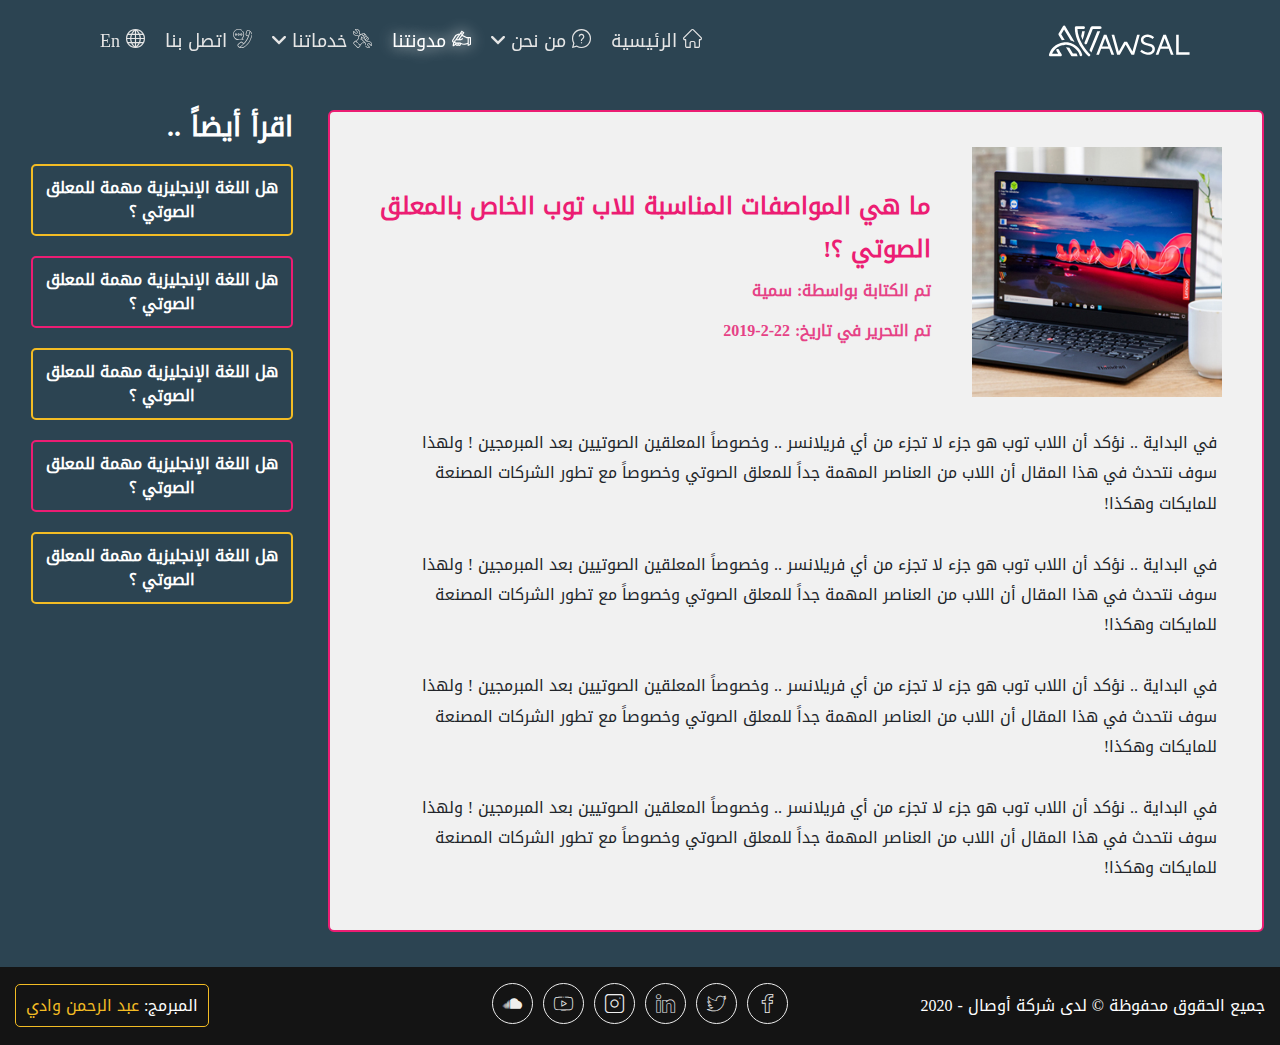
<file: articale.html>
<!DOCTYPE html>
<html lang="ar">

<head>
    <title>AWSAL</title>
    <meta charset="UTF-8">
    <meta name="viewport" content="width=device-width, initial-scale=1.0">
    <link rel="stylesheet" href="css/bootstrap.min.css" />
    <link rel="stylesheet" href="css/bootstrap-rtl.css" />
    <link rel="stylesheet" href="css/hamburgers.min.css" />
    <link rel="stylesheet" href="styles.css" />
    <link rel="stylesheet" href="css/main.css" />

</head>

<body>

    <div class="loading">

        <!-- Start Svg Logo Loader -->
        <?xml version="1.0" encoding="utf-8"?>
        <svg version="1.1" id="Layer_1" xmlns="http://www.w3.org/2000/svg" xmlns:xlink="http://www.w3.org/1999/xlink"
            x="0px" y="0px" viewBox="0 0 850 350" style="enable-background:new 0 0 850 350;" xml:space="preserve">
            <style type="text/css">
                .st0 {
                    fill: url(#partLogo6_1_);
                }

                .st1 {
                    fill: url(#partLogo5_1_);
                }

                .st2 {
                    fill: url(#partLogo4_1_);
                }

                .st3 {
                    fill: url(#partLogo3_1_);
                }

                .st4 {
                    fill: url(#partLogo2_2_);
                }

                .st5 {
                    fill: url(#partLogo2_3_);
                }

                .st6 {
                    fill: url(#partLogo1_1_);
                }

                .st7 {
                    opacity: 0.2;
                }

                .st8 {
                    fill: url(#SVGID_1_);
                }

                .st9 {
                    fill: url(#SVGID_2_);
                }

                .st10 {
                    fill: url(#SVGID_3_);
                }

                .st11 {
                    fill: url(#SVGID_4_);
                }

                .st12 {
                    fill: url(#SVGID_5_);
                }

                .st13 {
                    fill: url(#SVGID_6_);
                }

                .st14 {
                    fill: url(#SVGID_7_);
                }

                .st15 {
                    opacity: 0.2;
                    fill: url(#shadowLetter1_1_);
                    enable-background: new;
                }

                .st16 {
                    fill: url(#letter1_1_);
                }

                .st17 {
                    opacity: 0.2;
                    fill: url(#shadowLetter2_1_);
                    enable-background: new;
                }

                .st18 {
                    fill: url(#letter2_1_);
                }

                .st19 {
                    opacity: 0.2;
                    fill: url(#shadowLetter3_1_);
                    enable-background: new;
                }

                .st20 {
                    fill: url(#letter3_1_);
                }

                .st21 {
                    opacity: 0.2;
                    fill: url(#shadowLetter4_1_);
                    enable-background: new;
                }

                .st22 {
                    fill: url(#letter4_1_);
                }

                .st23 {
                    opacity: 0.2;
                    fill: url(#shadowLetter5_1_);
                    enable-background: new;
                }

                .st24 {
                    fill: url(#letter5_1_);
                }
            </style>
            <linearGradient id="partLogo6_1_" gradientUnits="userSpaceOnUse" x1="327.1967" y1="137.9341" x2="242.084"
                y2="211.8703" gradientTransform="matrix(1 0 0 -1 0 352)">
                <stop offset="0" style="stop-color:#7F3F97" />
                <stop offset="1" style="stop-color:#EC1D74" />
            </linearGradient>
            <path id="partLogo6" class="st0"
                d="M268.5,187.4l-16.6,40c4,4.5,7.7,8.6,11.1,12.1l27.1-65.2l22.4-54.2h-16.2L268.5,187.4z" />
            <linearGradient id="partLogo5_1_" gradientUnits="userSpaceOnUse" x1="21.7932" y1="209.0314" x2="491.2028"
                y2="209.0314" gradientTransform="matrix(1 0 0 -1 0 352)">
                <stop offset="0.2418" style="stop-color:#7F3F97" />
                <stop offset="0.4465" style="stop-color:#EC1D74" />
                <stop offset="0.9543" style="stop-color:#F3BC24" />
            </linearGradient>
            <path id="partLogo5" class="st1" d="M320.4,99.7c0-0.5-0.1-1-0.2-1.5l0,0c0-0.2-0.1-0.2-0.2-0.4c0-0.1,0-0.2-0.1-0.2
	c-0.1-0.2-0.2-0.6-0.2-0.8c-0.1-0.2-0.2-0.2-0.2-0.4c-0.1-0.1-0.1-0.2-0.2-0.3l0,0c-0.1-0.2-0.2-0.4-0.3-0.6
	c-0.2-0.2-0.3-0.4-0.5-0.6l0,0c-0.2-0.2-0.3-0.4-0.5-0.6c-0.1-0.1-0.2-0.2-0.3-0.2c-0.2-0.1-0.2-0.2-0.4-0.3
	c-0.2-0.1-0.2-0.2-0.4-0.3h-0.1c-0.4-0.2-0.8-0.5-1.2-0.6l0,0l0,0c-0.1-0.1-0.2-0.1-0.3-0.1h-0.1c-0.3-0.2-0.7-0.2-1-0.3l0,0
	c-0.3-0.1-0.6-0.1-0.9-0.1c-0.1,0-0.1,0-0.2,0c-0.2,0-0.2,0-0.4,0l0,0l0,0l0,0H294h-28.4c-0.4,0-0.8,0-1.2,0.1
	c-2.8,0.5-5.1,2.5-5.9,5.2l-17.3,42.9l-17.3,42.7c-1.1,2.8-0.4,5.8,1.5,7.9c0.1,0.1,0.1,0.2,0.2,0.2c0.7,0.7,1.5,1.3,2.5,1.6
	c0.3,0.2,0.6,0.2,1,0.3c0.6,0.2,1.2,0.2,1.8,0.2c2.3,0,4.5-1.1,6-2.9c0.4-0.6,0.7-1.1,1-1.8l32.9-81.7h17.1h14l0,0H313
	c1,0,2-0.2,2.9-0.6c1.8-0.7,3.2-2.1,4-4l0,0l0,0l0,0c0.1-0.1,0.1-0.2,0.1-0.3l0,0c0.2-0.3,0.2-0.7,0.3-1l0,0
	c0.1-0.4,0.1-0.8,0.1-1.1l0,0C320.3,99.9,320.4,99.8,320.4,99.7L320.4,99.7z" />
            <linearGradient id="partLogo4_1_" gradientUnits="userSpaceOnUse" x1="126.1137" y1="316.6255" x2="279.7178"
                y2="137.8027" gradientTransform="matrix(1 0 0 -1 0 352)">
                <stop offset="0" style="stop-color:#7F3F97" />
                <stop offset="1" style="stop-color:#EC1D74" />
            </linearGradient>
            <path id="partLogo4" class="st2" d="M210.4,120.1c-0.3,2.5-0.7,5-1.1,7.6c-1,5.4-2.1,10.7-3.6,15.9c-0.3,1.2-0.7,2.5-1,3.7
	c2.4,7.4,5.3,14.6,8.4,21.4c6-15.4,10.6-31.9,12.6-49.6c-2,0.6-4.1,1-6.4,1C219.2,120.1,210.4,120.1,210.4,120.1z" />
            <linearGradient id="partLogo3_1_" gradientUnits="userSpaceOnUse" x1="113.3209" y1="313.8582" x2="394.933"
                y2="-11.2241" gradientTransform="matrix(1 0 0 -1 0 352)">
                <stop offset="0.2418" style="stop-color:#7F3F97" />
                <stop offset="0.4465" style="stop-color:#EC1D74" />
                <stop offset="0.9543" style="stop-color:#F3BC24" />
            </linearGradient>
            <path id="partLogo3" class="st3" d="M254.2,249c-2.5-2.5-5.1-5.3-7.8-8.3l0,0c-3-3.3-6.2-7-9.5-10.9c-7.6-9.2-15.7-20.1-23.1-32.2
	c-0.1-0.2-0.2-0.3-0.3-0.6c-0.9-1.5-1.8-2.9-2.6-4.5c-1.6-2.8-3.2-5.6-4.6-8.4c-0.2-0.2-0.3-0.6-0.5-0.8c-1.7-3.2-3.3-6.4-4.8-9.7
	c-1.1-2.4-2.1-4.9-3.2-7.3c-2.5-6.1-4.9-12.5-6.8-19c-3.7-12.7-6.3-26-6.9-40h14.4h12.9h7.6c0.5,0,1-0.1,1.5-0.2
	c1.4-0.3,2.8-1,3.7-2.1c0.3-0.3,0.6-0.7,0.9-1.1c0.7-1.1,1.2-2.4,1.3-3.8c0-0.2,0-0.2,0-0.4l0,0c0-2.1-0.9-3.9-2.1-5.3
	c-1.4-1.4-3.2-2.1-5.3-2.1l0,0h-18.9h-23.7c-2.1,0-3.9,0.9-5.3,2.1c-1.4,1.4-2.1,3.2-2.1,5.3c0,24.9,5.4,48.1,13.7,68.9
	c2.1,5.3,4.4,10.4,6.8,15.4l0,0c2.6,5.4,5.4,10.7,8.4,15.8l0,0c2.5,4.3,5,8.4,7.6,12.4c8.2,12.7,17,23.7,25,33
	c4.4,5.1,8.7,9.6,12.5,13.6l0,0c0.2,0.2,0.4,0.4,0.6,0.6c1.4,1.5,3.4,2.2,5.3,2.2c1.1,0,2.1-0.2,3.2-0.7c0.7-0.3,1.4-0.7,1.9-1.3
	l0,0l0,0l0.1-0.1c0.1-0.1,0.1-0.2,0.2-0.2l0,0c0.2-0.2,0.4-0.4,0.6-0.6l0,0c0.1-0.1,0.2-0.2,0.2-0.2c0.1-0.1,0.2-0.2,0.2-0.2
	c0-0.1,0.1-0.1,0.1-0.2c0.2-0.3,0.3-0.6,0.5-0.9l0.2-0.3c0.3-0.8,0.5-1.6,0.5-2.4c0-0.1,0-0.1,0-0.2c0-0.5,0-1-0.2-1.4
	C255.9,251.5,255.3,250.1,254.2,249z" />
            <linearGradient id="partLogo2_2_" gradientUnits="userSpaceOnUse" x1="-36.9663" y1="235.0337" x2="173.6663"
                y2="95.7583" gradientTransform="matrix(1 0 0 -1 0 352)">
                <stop offset="0" style="stop-color:#7F3F97" />
                <stop offset="1" style="stop-color:#EC1D74" />
            </linearGradient>
            <path id="partLogo2_1_" class="st4" d="M147.2,257.5c0.2,0.2,0.2,0.4,0.4,0.6c0.1,0.1,0.1,0.1,0.2,0.2c0.1,0.1,0.2,0.2,0.2,0.3
	c0.1,0.1,0.2,0.2,0.3,0.3l0.1,0.1l0.1,0.1c0.2,0.2,0.3,0.2,0.5,0.4l0,0c0.1,0.1,0.2,0.1,0.2,0.2c0.2,0.2,0.4,0.2,0.6,0.4
	c0,0,0.1,0,0.1,0.1c0,0,0.1,0,0.1,0.1c0.2,0.1,0.2,0.1,0.4,0.2s0.2,0.2,0.4,0.2c0.1,0,0.1,0,0.2,0.1c0.2,0.1,0.5,0.2,0.7,0.2
	c0.1,0,0.1,0,0.2,0h0.1c0.1,0,0.2,0,0.2,0c0.2,0,0.3,0.1,0.5,0.1c0.1,0,0.2,0,0.2,0s0,0,0.1,0h0.1c0.2,0,0.5,0.1,0.7,0.1h0.1l0,0h31
	c-0.2-0.6-0.4-1.1-0.6-1.8c-1.4-4.7-3.3-9.1-5.6-13.2h-20.5l0,0L138,212.9c-6.1-1.9-12.7-3-19.3-3.3L147.2,257.5
	C147.2,257.4,147.2,257.4,147.2,257.5z" />
            <linearGradient id="partLogo2_3_" gradientUnits="userSpaceOnUse" x1="91.3796" y1="217.0664" x2="269.3554"
                y2="220.5055" gradientTransform="matrix(1 0 0 -1 0 352)">
                <stop offset="0.2418" style="stop-color:#7F3F97" />
                <stop offset="0.8317" style="stop-color:#F3BC24" />
                <stop offset="0.8457" style="stop-color:#EC1D74" />
            </linearGradient>
            <path id="partLogo2" class="st5" d="M76.2,137L76.2,137c0,0.2,0,0.4,0.1,0.6c0,0.1,0,0.2,0,0.2c0,0.2,0.1,0.2,0.1,0.4
	c0,0.1,0,0.1,0,0.2v0.1v0.1c0.1,0.2,0.1,0.3,0.2,0.6c0,0.1,0.1,0.2,0.1,0.2c0,0,0,0,0,0.1v0.1c0,0.1,0.1,0.2,0.1,0.3
	c0.1,0.2,0.2,0.5,0.3,0.6l0,0l17.5,29.3l0.7,1.3c5.3-1,10.7-1.7,16.2-1.9L92,136.5l16-26.7l37.7,63c6.8,1.9,13.5,4.4,20,7.6
	c0-0.2,0.1-0.5,0.1-0.7c0.1-1.4-0.2-2.9-1-4.2l-50-84c-0.2-0.4-0.5-0.7-0.8-1.1c-0.1-0.1-0.2-0.2-0.2-0.2c-0.3-0.3-0.6-0.6-1-0.9
	c0,0,0,0-0.1,0c-0.3-0.2-0.7-0.5-1-0.6c-0.1-0.1-0.2-0.1-0.3-0.2c-0.4-0.2-0.8-0.3-1.2-0.4H110c-0.4-0.1-0.8-0.2-1.2-0.2
	c-0.1,0-0.2,0-0.3,0c-0.4,0-0.9,0-1.3,0.1h-0.1c-0.4,0.1-0.8,0.2-1.2,0.3c-0.1,0-0.2,0.1-0.3,0.1c-0.4,0.2-0.8,0.3-1.2,0.6
	c-1.1,0.7-2.1,1.7-2.6,2.7l0,0l-0.1,0.1l-15.9,26.7l-8.6,14.4c-0.2,0.2-0.2,0.4-0.3,0.6c0,0,0,0,0,0.1c-0.1,0.1-0.1,0.2-0.2,0.3
	c-0.1,0.1-0.1,0.2-0.2,0.3c0,0.1,0,0.1-0.1,0.2c0,0.1-0.1,0.2-0.1,0.3c0,0.1,0,0.1-0.1,0.2c-0.1,0.2-0.1,0.3-0.1,0.5c0,0,0,0,0,0.1
	c0,0.1,0,0.1,0,0.2s0,0.2,0,0.2c0,0.1,0,0.2,0,0.2s0,0.2,0,0.2c0,0.2,0,0.2,0,0.4c0,0.2,0,0.2,0,0.4C76.2,136.9,76.2,136.9,76.2,137
	z" />
            <linearGradient id="partLogo1_1_" gradientUnits="userSpaceOnUse" x1="-63.1432" y1="109.0223" x2="416.5831"
                y2="156.3071" gradientTransform="matrix(1 0 0 -1 0 352)">
                <stop offset="0.2418" style="stop-color:#7F3F97" />
                <stop offset="0.4465" style="stop-color:#EC1D74" />
                <stop offset="0.9543" style="stop-color:#F3BC24" />
            </linearGradient>
            <path id="partLogo1" class="st6" d="M22.8,257.2c0.9,1.8,2.5,3.3,4.6,4c0.7,0.2,1.4,0.3,2.1,0.3c0.2,0,0.6,0,0.8-0.1
	c0.1,0,0.1,0,0.2,0l19.2,0.1l38.1,0.2l0,0l0,0l0,0c0,0,0,0,0.1,0c0,0,0,0,0.1,0c0.2,0,0.6,0,0.8-0.1c0.1,0,0.2,0,0.3-0.1
	c0.2,0,0.4-0.1,0.6-0.2l0,0c0.1,0,0.2,0,0.2-0.1c0.1,0,0.2-0.1,0.2-0.1c0.5-0.2,1-0.4,1.4-0.6l0,0h0.1l0.1-0.1l0,0
	c0.1-0.1,0.2-0.2,0.3-0.2c0.1-0.1,0.2-0.2,0.3-0.2c0.1-0.1,0.2-0.1,0.2-0.2c0,0,0.1,0,0.1-0.1c0.1-0.1,0.2-0.2,0.3-0.2
	c0.1-0.1,0.2-0.2,0.2-0.2c0.1-0.1,0.2-0.2,0.2-0.2l0.1-0.1c0.1-0.1,0.2-0.2,0.2-0.2c0.1-0.1,0.2-0.2,0.2-0.3c0-0.1,0.1-0.1,0.1-0.2
	l0.1-0.1c0.1-0.1,0.2-0.2,0.2-0.3c0.1-0.1,0.1-0.2,0.2-0.3v-0.1c0-0.1,0.1-0.2,0.1-0.2c0.1-0.2,0.1-0.2,0.2-0.4
	c0-0.1,0.1-0.2,0.1-0.2v-0.1c0-0.1,0-0.1,0-0.2s0.1-0.2,0.1-0.2c0-0.1,0-0.1,0.1-0.2c0-0.1,0-0.1,0-0.2s0-0.1,0-0.2
	c0-0.1,0-0.2,0.1-0.2c0-0.1,0.1-0.2,0.1-0.3s0-0.2,0-0.3c0-0.2,0-0.3,0-0.4s0-0.1,0-0.2l0,0l0,0c0-0.1,0-0.1,0-0.2
	c0-0.2,0-0.3,0-0.5c0-0.1,0-0.2,0-0.3c0-0.1,0-0.2-0.1-0.3v-0.1c0-0.1,0-0.2-0.1-0.3c0-0.2-0.1-0.2-0.1-0.4c0-0.2-0.1-0.2-0.1-0.4
	c0-0.1-0.1-0.2-0.1-0.3c-0.1-0.2-0.1-0.2-0.2-0.4l0,0c0-0.1-0.1-0.2-0.1-0.2c-0.1-0.1-0.1-0.2-0.2-0.2c0-0.1-0.1-0.1-0.1-0.2
	c0,0,0,0,0-0.1v-0.1l-7.2-12.1L78,223.2l0,0c-0.2-0.4-0.5-0.7-0.8-1.1c-0.1-0.1-0.2-0.2-0.2-0.2c-0.3-0.3-0.6-0.6-1-0.9
	c0,0,0,0-0.1,0c-0.3-0.2-0.7-0.5-1-0.6c-0.1-0.1-0.2-0.1-0.3-0.2c-0.4-0.2-0.8-0.3-1.2-0.4h-0.1c-0.4-0.1-0.8-0.2-1.2-0.2
	c-0.1,0-0.2,0-0.3,0c-0.4,0-0.9,0-1.3,0.1h-0.1c-0.4,0.1-0.8,0.2-1.2,0.3c-0.1,0-0.2,0.1-0.3,0.1c-0.4,0.2-0.8,0.3-1.2,0.6l0,0
	c-3.5,2.1-4.7,6.7-2.5,10.3l4.5,7.6l4.8,8l-19.6,0.1l-14.7-0.1c10.5-23.8,31.9-41.4,57-47.5c4.5-1.1,9.1-1.8,13.8-2.1
	c1.8-0.2,3.7-0.2,5.6-0.2c4.1,0,8.3,0.3,12.3,0.9c6.1,0.9,12.1,2.5,17.8,4.6c8.2,3.1,15.8,7.6,22.5,13c6.3,5.1,11.8,11.1,16.4,17.9
	c2.7,4.1,5.2,8.4,7.2,12.9c1.4,3,2.5,6.2,3.5,9.5l0,0c0.2,0.5,0.3,0.9,0.6,1.3c0.1,0.2,0.2,0.2,0.2,0.4c0.2,0.2,0.3,0.6,0.6,0.8
	c0.1,0.2,0.2,0.2,0.3,0.4c0.2,0.2,0.4,0.4,0.6,0.6c0.1,0.1,0.2,0.2,0.3,0.3c0.2,0.2,0.6,0.4,0.9,0.6c0.1,0.1,0.2,0.1,0.2,0.2
	c0.4,0.2,0.8,0.4,1.2,0.5c0.1,0,0.2,0.1,0.3,0.1c0.3,0.1,0.6,0.2,1,0.2c0.2,0,0.3,0,0.5,0c0.2,0,0.3,0,0.5,0c0.2,0,0.3,0,0.5,0
	c0.2,0,0.2,0,0.4,0c0.3,0,0.6-0.1,0.9-0.2h0.1l0,0c0.1,0,0.2,0,0.3-0.1c3.8-1.2,6-5.2,5-9.1c0-0.1,0-0.2-0.1-0.3
	c-0.5-1.6-1-3.1-1.6-4.6c-1.7-4.5-3.7-9-6-13.3c-6.8-12.3-16.2-23.3-27.5-31.8c-2.1-1.6-4.4-3.1-6.6-4.5c-5.3-3.3-10.7-6.1-16.5-8.4
	c-4.8-1.9-9.7-3.3-14.8-4.5c-0.7-0.2-1.4-0.3-2.1-0.5c-5.3-1-10.7-1.6-16.1-1.8c-1,0-1.9-0.1-2.9-0.1c-4.7,0-9.4,0.3-14,1
	c-4.5,0.6-9,1.6-13.4,2.9c-10.2,2.9-19.8,7.5-28.7,13.7c-1.1,0.8-2.1,1.5-3.3,2.4c-2,1.5-3.9,3.1-5.8,4.8c-1,1-2.1,1.9-3.1,2.9l0,0
	C38.1,219.1,30.2,230.9,25,244c-1,2.6-2,5.3-2.8,8c-0.4,1.3-0.4,2.5-0.1,3.7C22.4,256.2,22.5,256.6,22.8,257.2z" />
            <g id="shadowLogo" class="st7">
                <g>

                    <linearGradient id="SVGID_1_" gradientUnits="userSpaceOnUse" x1="94.9612" y1="216.8276"
                        x2="272.9371" y2="220.2667" gradientTransform="matrix(1 0 0 -1 0 352)">
                        <stop offset="0.2418" style="stop-color:#7F3F97" />
                        <stop offset="0.8317" style="stop-color:#F3BC24" />
                        <stop offset="0.8457" style="stop-color:#EC1D74" />
                    </linearGradient>
                    <path class="st8" d="M79.8,137.2L79.8,137.2c0,0.2,0,0.4,0.1,0.6c0,0.1,0,0.2,0,0.2c0,0.2,0.1,0.2,0.1,0.4c0,0.1,0,0.1,0,0.2v0.1
			v0.1c0.1,0.2,0.1,0.3,0.2,0.6c0,0.1,0.1,0.2,0.1,0.2c0,0,0,0,0,0.1v0.1c0,0.1,0.1,0.2,0.1,0.3c0.1,0.2,0.2,0.5,0.3,0.6l0,0
			l17.5,29.3l0.7,1.3c5.3-1,10.7-1.7,16.2-1.9l-19.4-32.5l16-26.7l37.7,63c6.8,1.9,13.5,4.4,20,7.6c0-0.2,0.1-0.5,0.1-0.7
			c0.1-1.4-0.2-2.9-1-4.2l-50-84c-0.2-0.4-0.5-0.7-0.8-1.1c-0.1-0.1-0.2-0.2-0.2-0.2c-0.3-0.3-0.6-0.6-1-0.9c0,0,0,0-0.1,0
			c-0.3-0.2-0.7-0.5-1-0.6c-0.1-0.1-0.2-0.1-0.3-0.2c-0.4-0.2-0.8-0.3-1.2-0.4h-0.1c-0.4-0.1-0.8-0.2-1.2-0.2c-0.1,0-0.2,0-0.3,0
			c-0.4,0-0.9,0-1.3,0.1h-0.1c-0.4,0.1-0.8,0.2-1.2,0.3c-0.1,0-0.2,0.1-0.3,0.1c-0.4,0.2-0.8,0.3-1.2,0.6c-1.1,0.7-2.1,1.7-2.6,2.7
			l0,0l-0.1,0.1l-15.9,26.7l-8.6,14.4c-0.2,0.2-0.2,0.4-0.3,0.6c0,0,0,0,0,0.1c-0.1,0.1-0.1,0.2-0.2,0.3c-0.1,0.1-0.1,0.2-0.2,0.3
			c0,0.1,0,0.1-0.1,0.2c0,0.1-0.1,0.2-0.1,0.3c0,0.1,0,0.1-0.1,0.2c-0.1,0.2-0.1,0.3-0.1,0.5c0,0,0,0,0,0.1c0,0.1,0,0.1,0,0.2
			s0,0.2,0,0.2c0,0.1,0,0.2,0,0.2s0,0.2,0,0.2c0,0.2,0,0.2,0,0.4c0,0.2,0,0.2,0,0.4C79.8,137.2,79.8,137.2,79.8,137.2z" />

                    <linearGradient id="SVGID_2_" gradientUnits="userSpaceOnUse" x1="-33.3869" y1="234.7967"
                        x2="177.2456" y2="95.5213" gradientTransform="matrix(1 0 0 -1 0 352)">
                        <stop offset="0" style="stop-color:#7F3F97" />
                        <stop offset="1" style="stop-color:#EC1D74" />
                    </linearGradient>
                    <path class="st9" d="M150.8,257.8c0.2,0.2,0.2,0.4,0.4,0.6c0.1,0.1,0.1,0.1,0.2,0.2c0.1,0.1,0.2,0.2,0.2,0.3
			c0.1,0.1,0.2,0.2,0.3,0.3l0.1,0.1l0.1,0.1c0.2,0.2,0.3,0.2,0.5,0.4l0,0c0.1,0.1,0.2,0.1,0.2,0.2c0.2,0.2,0.4,0.2,0.6,0.4
			c0,0,0.1,0,0.1,0.1c0,0,0.1,0,0.1,0.1c0.2,0.1,0.2,0.1,0.4,0.2s0.2,0.2,0.4,0.2c0.1,0,0.1,0,0.2,0.1c0.2,0.1,0.5,0.2,0.7,0.2
			c0.1,0,0.1,0,0.2,0h0.1c0.1,0,0.2,0,0.2,0c0.2,0,0.3,0.1,0.5,0.1c0.1,0,0.2,0,0.2,0s0,0,0.1,0h0.1c0.2,0,0.5,0.1,0.7,0.1h0.1l0,0
			h31c-0.2-0.6-0.4-1.1-0.6-1.8c-1.4-4.7-3.3-9.1-5.6-13.2h-20.5l0,0l-19.8-33.1c-6.1-1.9-12.7-3-19.3-3.3L150.8,257.8
			C150.8,257.7,150.8,257.7,150.8,257.8z" />

                    <linearGradient id="SVGID_3_" gradientUnits="userSpaceOnUse" x1="-59.5767" y1="108.9411"
                        x2="420.1496" y2="156.226" gradientTransform="matrix(1 0 0 -1 0 352)">
                        <stop offset="0.2418" style="stop-color:#7F3F97" />
                        <stop offset="0.4465" style="stop-color:#EC1D74" />
                        <stop offset="0.9543" style="stop-color:#F3BC24" />
                    </linearGradient>
                    <path class="st10" d="M26.4,257.4c0.9,1.8,2.5,3.3,4.6,4c0.7,0.2,1.4,0.3,2.1,0.3c0.2,0,0.6,0,0.8-0.1c0.1,0,0.1,0,0.2,0l19.2,0.1
			l38.1,0.2l0,0l0,0l0,0c0,0,0,0,0.1,0c0,0,0,0,0.1,0c0.2,0,0.6,0,0.8-0.1c0.1,0,0.2,0,0.3-0.1c0.2,0,0.4-0.1,0.6-0.2l0,0
			c0.1,0,0.2,0,0.2-0.1c0.1,0,0.2-0.1,0.2-0.1c0.5-0.2,1-0.4,1.4-0.6l0,0h0.1l0.1-0.1l0,0c0.1-0.1,0.2-0.2,0.3-0.2
			c0.1-0.1,0.2-0.2,0.3-0.2c0.1-0.1,0.2-0.1,0.2-0.2c0,0,0.1,0,0.1-0.1c0.1-0.1,0.2-0.2,0.3-0.2c0.1-0.1,0.2-0.2,0.2-0.2
			c0.1-0.1,0.2-0.2,0.2-0.2l0.1-0.1c0.1-0.1,0.2-0.2,0.2-0.2c0.1-0.1,0.2-0.2,0.2-0.3c0-0.1,0.1-0.1,0.1-0.2l0.1-0.1
			c0.1-0.1,0.2-0.2,0.2-0.3c0.1-0.1,0.1-0.2,0.2-0.3v-0.1c0-0.1,0.1-0.2,0.1-0.2c0.1-0.2,0.1-0.2,0.2-0.4c0-0.1,0.1-0.2,0.1-0.2
			v-0.1c0-0.1,0-0.1,0-0.2s0.1-0.2,0.1-0.2c0-0.1,0-0.1,0.1-0.2c0-0.1,0-0.1,0-0.2c0-0.1,0-0.1,0-0.2s0-0.2,0.1-0.2
			c0-0.1,0.1-0.2,0.1-0.3c0-0.1,0-0.2,0-0.3c0-0.2,0-0.3,0-0.4c0-0.1,0-0.1,0-0.2l0,0l0,0c0-0.1,0-0.1,0-0.2c0-0.2,0-0.3,0-0.5
			c0-0.1,0-0.2,0-0.3s0-0.2-0.1-0.3v-0.1c0-0.1,0-0.2-0.1-0.3c0-0.2-0.1-0.2-0.1-0.4c0-0.2-0.1-0.2-0.1-0.4c0-0.1-0.1-0.2-0.1-0.3
			c-0.1-0.2-0.1-0.2-0.2-0.4l0,0c0-0.1-0.1-0.2-0.1-0.2c-0.1-0.1-0.1-0.2-0.2-0.2c0-0.1-0.1-0.1-0.1-0.2c0,0,0,0,0-0.1v-0.1
			l-7.2-12.1l-8.9-14.9l0,0c-0.2-0.4-0.5-0.7-0.8-1.1c-0.1-0.1-0.2-0.2-0.2-0.2c-0.3-0.3-0.6-0.6-1-0.9c0,0,0,0-0.1,0
			c-0.3-0.2-0.7-0.5-1-0.6c-0.1-0.1-0.2-0.1-0.3-0.2c-0.4-0.2-0.8-0.3-1.2-0.4h-0.1c-0.4-0.1-0.8-0.2-1.2-0.2c-0.1,0-0.2,0-0.3,0
			c-0.4,0-0.9,0-1.3,0.1H74c-0.4,0.1-0.8,0.2-1.2,0.3c-0.1,0-0.2,0.1-0.3,0.1c-0.4,0.2-0.8,0.3-1.2,0.6l0,0
			c-3.5,2.1-4.7,6.7-2.5,10.3l4.5,7.6l4.8,8l-19.6-0.1l-14.7-0.1c10.5-23.8,31.9-41.4,57-47.5c4.5-1.1,9.1-1.8,13.8-2.1
			c1.8-0.2,3.7-0.2,5.6-0.2c4.1,0,8.3,0.3,12.3,0.9c6.1,0.9,12.1,2.5,17.8,4.6c8.2,3.1,15.8,7.6,22.5,13
			c6.3,5.1,11.8,11.1,16.4,17.9c2.7,4.1,5.2,8.4,7.2,12.9c1.4,3,2.5,6.2,3.5,9.5l0,0c0.2,0.5,0.3,0.9,0.6,1.3
			c0.1,0.2,0.2,0.2,0.2,0.4c0.2,0.2,0.3,0.6,0.6,0.8c0.1,0.2,0.2,0.2,0.3,0.4c0.2,0.2,0.4,0.4,0.6,0.6c0.1,0.1,0.2,0.2,0.3,0.3
			c0.2,0.2,0.6,0.4,0.9,0.6c0.1,0.1,0.2,0.1,0.2,0.2c0.4,0.2,0.8,0.4,1.2,0.5c0.1,0,0.2,0.1,0.3,0.1c0.3,0.1,0.6,0.2,1,0.2
			c0.2,0,0.3,0,0.5,0c0.2,0,0.3,0,0.5,0c0.2,0,0.3,0,0.5,0c0.2,0,0.2,0,0.4,0c0.3,0,0.6-0.1,0.9-0.2h0.1l0,0c0.1,0,0.2,0,0.3-0.1
			c3.8-1.2,6-5.2,5-9.1c0-0.1,0-0.2-0.1-0.3c-0.5-1.6-1-3.1-1.6-4.6c-1.7-4.5-3.7-9-6-13.3c-6.8-12.3-16.2-23.3-27.5-31.8
			c-2.1-1.6-4.4-3.1-6.6-4.5c-5.3-3.3-10.7-6.1-16.5-8.4c-4.8-1.9-9.7-3.3-14.8-4.5c-0.7-0.2-1.4-0.3-2.1-0.5
			c-5.3-1-10.7-1.6-16.1-1.8c-1,0-1.9-0.1-2.9-0.1c-4.7,0-9.4,0.3-14,1c-4.5,0.6-9,1.6-13.4,2.9c-10.2,2.9-19.8,7.5-28.7,13.7
			c-1.1,0.8-2.1,1.5-3.3,2.4c-2,1.5-3.9,3.1-5.8,4.8c-1,1-2.1,1.9-3.1,2.9l0,0c-10.1,9.8-18.1,21.7-23.2,34.7c-1,2.6-2,5.3-2.8,8
			c-0.4,1.3-0.4,2.5-0.1,3.7C26,256.4,26.1,256.9,26.4,257.4z" />
                </g>
                <g>

                    <linearGradient id="SVGID_4_" gradientUnits="userSpaceOnUse" x1="330.776" y1="137.6978"
                        x2="245.6632" y2="211.6341" gradientTransform="matrix(1 0 0 -1 0 352)">
                        <stop offset="0" style="stop-color:#7F3F97" />
                        <stop offset="1" style="stop-color:#EC1D74" />
                    </linearGradient>
                    <path class="st11"
                        d="M272.1,187.6l-16.6,40c4,4.5,7.7,8.6,11.1,12.1l27.1-65.2l22.4-54.2H300L272.1,187.6z" />

                    <linearGradient id="SVGID_5_" gradientUnits="userSpaceOnUse" x1="116.9003" y1="313.6227"
                        x2="398.5123" y2="-11.4597" gradientTransform="matrix(1 0 0 -1 0 352)">
                        <stop offset="0.2418" style="stop-color:#7F3F97" />
                        <stop offset="0.4465" style="stop-color:#EC1D74" />
                        <stop offset="0.9543" style="stop-color:#F3BC24" />
                    </linearGradient>
                    <path class="st12" d="M257.8,249.2c-2.5-2.5-5.1-5.3-7.8-8.3l0,0c-3-3.3-6.2-7-9.5-10.9c-7.6-9.2-15.7-20.1-23.1-32.2
			c-0.1-0.2-0.2-0.3-0.3-0.6c-0.9-1.5-1.8-2.9-2.6-4.5c-1.6-2.8-3.2-5.6-4.6-8.4c-0.2-0.2-0.3-0.6-0.5-0.8c-1.7-3.2-3.3-6.4-4.8-9.7
			c-1.1-2.4-2.1-4.9-3.2-7.3c-2.5-6.1-4.9-12.5-6.8-19c-3.7-12.7-6.3-26-6.9-40h14.4H215h7.6c0.5,0,1-0.1,1.5-0.2
			c1.4-0.3,2.8-1,3.7-2.1c0.3-0.3,0.6-0.7,0.9-1.1c0.7-1.1,1.2-2.4,1.3-3.8c0-0.2,0-0.2,0-0.4l0,0c0-2.1-0.9-3.9-2.1-5.3
			c-1.4-1.4-3.2-2.1-5.3-2.1l0,0h-18.9H180c-2.1,0-3.9,0.9-5.3,2.1c-1.4,1.4-2.1,3.2-2.1,5.3c0,24.9,5.4,48.1,13.7,68.9
			c2.1,5.3,4.4,10.4,6.8,15.4l0,0c2.6,5.4,5.4,10.7,8.4,15.8l0,0c2.5,4.3,5,8.4,7.6,12.4c8.2,12.7,17,23.7,25,33
			c4.4,5.1,8.7,9.6,12.5,13.6l0,0c0.2,0.2,0.4,0.4,0.6,0.6c1.4,1.5,3.4,2.2,5.3,2.2c1.1,0,2.1-0.2,3.2-0.7c0.7-0.3,1.4-0.7,1.9-1.3
			l0,0l0,0l0.1-0.1c0.1-0.1,0.1-0.2,0.2-0.2l0,0c0.2-0.2,0.4-0.4,0.6-0.6l0,0c0.1-0.1,0.2-0.2,0.2-0.2c0.1-0.1,0.2-0.2,0.2-0.2
			c0-0.1,0.1-0.1,0.1-0.2c0.2-0.3,0.3-0.6,0.5-0.9l0.2-0.3c0.3-0.8,0.5-1.6,0.5-2.4c0-0.1,0-0.1,0-0.2c0-0.5,0-1-0.2-1.4
			C259.5,251.6,258.9,250.3,257.8,249.2z" />

                    <linearGradient id="SVGID_6_" gradientUnits="userSpaceOnUse" x1="129.6931" y1="316.39" x2="283.2972"
                        y2="137.5672" gradientTransform="matrix(1 0 0 -1 0 352)">
                        <stop offset="0" style="stop-color:#7F3F97" />
                        <stop offset="1" style="stop-color:#EC1D74" />
                    </linearGradient>
                    <path class="st13" d="M214,120.4c-0.3,2.5-0.7,5-1.1,7.6c-1,5.4-2.1,10.7-3.6,15.9c-0.3,1.2-0.7,2.5-1,3.7
			c2.4,7.4,5.3,14.6,8.4,21.4c6-15.4,10.6-31.9,12.6-49.6c-2,0.6-4.1,1-6.4,1C222.8,120.4,214,120.4,214,120.4z" />

                    <linearGradient id="SVGID_7_" gradientUnits="userSpaceOnUse" x1="25.3748" y1="208.6732"
                        x2="494.7844" y2="208.6732" gradientTransform="matrix(1 0 0 -1 0 352)">
                        <stop offset="0.2418" style="stop-color:#7F3F97" />
                        <stop offset="0.4465" style="stop-color:#EC1D74" />
                        <stop offset="0.9543" style="stop-color:#F3BC24" />
                    </linearGradient>
                    <path class="st14" d="M324,99.9c0-0.5-0.1-1-0.2-1.5l0,0c0-0.2-0.1-0.2-0.2-0.4c0-0.1,0-0.2-0.1-0.2c-0.1-0.2-0.2-0.6-0.2-0.8
			c-0.1-0.2-0.2-0.2-0.2-0.4c-0.1-0.1-0.1-0.2-0.2-0.3l0,0c-0.1-0.2-0.2-0.4-0.3-0.6c-0.2-0.2-0.3-0.4-0.5-0.6l0,0
			c-0.2-0.2-0.3-0.4-0.5-0.6c-0.1-0.1-0.2-0.2-0.3-0.2c-0.2-0.1-0.2-0.2-0.4-0.3c-0.2-0.1-0.2-0.2-0.4-0.3h-0.1
			c-0.4-0.2-0.8-0.5-1.2-0.6l0,0l0,0c-0.1-0.1-0.2-0.1-0.3-0.1h-0.1c-0.3-0.2-0.7-0.2-1-0.3l0,0c-0.3-0.1-0.6-0.1-0.9-0.1
			c-0.1,0-0.1,0-0.2,0c-0.2,0-0.2,0-0.4,0l0,0l0,0l0,0h-18.9h-28.4c-0.4,0-0.8,0-1.2,0.1c-2.8,0.5-5.1,2.5-5.9,5.2l-17.3,42.9
			l-17.3,42.9c-1.1,2.8-0.4,5.8,1.5,7.9c0.1,0.1,0.1,0.2,0.2,0.2c0.7,0.7,1.5,1.3,2.5,1.6c0.3,0.2,0.6,0.2,1,0.3
			c0.6,0.2,1.2,0.2,1.8,0.2c2.3,0,4.5-1.1,6-2.9c0.4-0.6,0.7-1.1,1-1.8l32.9-81.7h17.1h14l0,0h11.2c1,0,2-0.2,2.9-0.6
			c1.8-0.7,3.2-2.1,4-4l0,0l0,0l0,0c0.1-0.1,0.1-0.2,0.1-0.3l0,0c0.2-0.3,0.2-0.7,0.3-1l0,0c0.1-0.4,0.1-0.8,0.1-1.1l0,0
			C323.9,100.1,324,100.1,324,99.9L324,99.9z" />
                </g>
            </g>
            <g id="letter01">

                <linearGradient id="shadowLetter1_1_" gradientUnits="userSpaceOnUse" x1="250.037" y1="180.053"
                    x2="884.6036" y2="-12.527" gradientTransform="matrix(1 0 0 -1 0 352)">
                    <stop offset="0.2418" style="stop-color:#7F3F97" />
                    <stop offset="0.4465" style="stop-color:#EC1D74" />
                    <stop offset="0.9543" style="stop-color:#F3BC24" />
                </linearGradient>
                <path id="shadowLetter1" class="st15" d="M373.8,219.4h-45.9l-12.4,32.7h-15.2l43.3-112.4h14.6l43.4,112.4h-15.3L373.8,219.4z
		 M350.9,160l-17.5,45.5h34.9L350.9,160z" />

                <linearGradient id="letter1_1_" gradientUnits="userSpaceOnUse" x1="240.3248" y1="180.1016" x2="874.8914"
                    y2="-12.4783" gradientTransform="matrix(1 0 0 -1 0 352)">
                    <stop offset="0.2418" style="stop-color:#7F3F97" />
                    <stop offset="0.4465" style="stop-color:#EC1D74" />
                    <stop offset="0.9543" style="stop-color:#F3BC24" />
                </linearGradient>
                <path id="letter1" class="st16" d="M364,219.4h-45.9l-12.4,32.7h-15.2l43.3-112.5h14.6L391.8,252h-15.3L364,219.4z M341.2,160
		l-17.5,45.5h34.9L341.2,160z" />
            </g>
            <g id="letter02">

                <linearGradient id="shadowLetter2_1_" gradientUnits="userSpaceOnUse" x1="254.2734" y1="225.3857"
                    x2="888.84" y2="32.8059" gradientTransform="matrix(1 0 0 -1 0 352)">
                    <stop offset="0.2418" style="stop-color:#7F3F97" />
                    <stop offset="0.4465" style="stop-color:#EC1D74" />
                    <stop offset="0.9543" style="stop-color:#F3BC24" />
                </linearGradient>
                <path id="shadowLetter2" class="st17" d="M466.6,194.2l-33,57.9h-15.2l-31.4-112.4h14.9l26,94l30.8-53.9h15.9l30.7,53.9l26.2-94
		h14.9L515,252h-15.2L466.6,194.2z" />

                <linearGradient id="letter2_1_" gradientUnits="userSpaceOnUse" x1="244.5532" y1="225.4081" x2="879.1198"
                    y2="32.8282" gradientTransform="matrix(1 0 0 -1 0 352)">
                    <stop offset="0.2418" style="stop-color:#7F3F97" />
                    <stop offset="0.4465" style="stop-color:#EC1D74" />
                    <stop offset="0.9543" style="stop-color:#F3BC24" />
                </linearGradient>
                <path id="letter2" class="st18" d="M456.9,194.2l-33,57.9h-15.2l-31.4-112.4h14.9l26,94l30.8-53.9H465l30.7,53.9l26.2-94h14.9
		L505.3,252h-15.2L456.9,194.2z" />
            </g>
            <g id="letter03">

                <linearGradient id="shadowLetter3_1_" gradientUnits="userSpaceOnUse" x1="258.6436" y1="257.2579"
                    x2="893.2101" y2="64.678" gradientTransform="matrix(1 0 0 -1 0 352)">
                    <stop offset="0.2418" style="stop-color:#7F3F97" />
                    <stop offset="0.4465" style="stop-color:#EC1D74" />
                    <stop offset="0.9543" style="stop-color:#F3BC24" />
                </linearGradient>
                <path id="shadowLetter3" class="st19" d="M582.6,251.9c-11.7-2.3-23.2-8.2-33.5-17.1l9.4-10.5c8.3,7.3,17.7,12.1,27,14
		c7.9,1.8,15.6,1.2,21.8-1.8c4.1-1.9,11.3-6.6,11.3-16.2c0-11.8-12.6-16.1-25-18.4c-1.2-0.1-18.9-3.8-25.9-7.9
		c-9.5-5.7-14.5-14.2-14.5-24.7c0-5.8,1.9-11.4,5.3-16.2c3.4-4.4,7.9-8,13.3-10.5c7.9-3.8,17.2-4.8,26.7-3.4
		c10.2,1.8,20.8,6.6,29.8,14.2l-9.1,11c-16.2-13.4-32-13.7-41.5-9.4c-6.4,3.1-10.2,8.5-10.2,14.2c0,10.7,9.2,14.9,23.7,18
		c6,1.5,18.4,3.5,25.9,7.7c10.2,5.7,15.6,14.5,15.6,25.4c0,6.4-1.8,12.4-5.4,17.7c-3.4,4.7-8.3,8.3-14,11.3
		c-6,3.1-12.1,3.9-19.1,3.9C590.2,253.2,586.4,252.8,582.6,251.9z" />

                <linearGradient id="letter3_1_" gradientUnits="userSpaceOnUse" x1="248.9111" y1="257.2397" x2="883.4777"
                    y2="64.6597" gradientTransform="matrix(1 0 0 -1 0 352)">
                    <stop offset="0.2418" style="stop-color:#7F3F97" />
                    <stop offset="0.4465" style="stop-color:#EC1D74" />
                    <stop offset="0.9543" style="stop-color:#F3BC24" />
                </linearGradient>
                <path id="letter3" class="st20" d="M572.8,251.9c-11.7-2.3-23.2-8.2-33.5-17.1l9.4-10.5c8.3,7.3,17.7,12.1,27,14
		c7.9,1.8,15.6,1.2,21.8-1.8c4.1-1.9,11.3-6.6,11.3-16.2c0-11.8-12.6-16.1-25-18.4c-1.2-0.1-18.9-3.8-25.9-7.9
		c-9.5-5.7-14.5-14.2-14.5-24.7c0-5.8,1.9-11.4,5.3-16.2c3.4-4.4,7.9-8,13.3-10.5c7.9-3.8,17.2-4.8,26.7-3.4
		c10.2,1.8,20.8,6.6,29.8,14.2l-9.1,11c-16.2-13.4-32-13.7-41.5-9.4c-6.4,3.1-10.2,8.5-10.2,14.2c0,10.7,9.2,14.9,23.7,18
		c6,1.5,18.4,3.5,25.9,7.7c10.2,5.7,15.6,14.5,15.6,25.4c0,6.4-1.8,12.4-5.4,17.7c-3.4,4.7-8.3,8.3-14,11.3
		c-6,3.1-12.1,3.9-19.1,3.9C580.4,253.2,576.6,252.8,572.8,251.9z" />
            </g>
            <g id="letter04">

                <linearGradient id="shadowLetter4_1_" gradientUnits="userSpaceOnUse" x1="261.8949" y1="278.6808"
                    x2="896.4615" y2="86.1009" gradientTransform="matrix(1 0 0 -1 0 352)">
                    <stop offset="0.2418" style="stop-color:#7F3F97" />
                    <stop offset="0.4465" style="stop-color:#EC1D74" />
                    <stop offset="0.9543" style="stop-color:#F3BC24" />
                </linearGradient>
                <path id="shadowLetter4" class="st21" d="M710.7,219.4h-45.9l-12.4,32.7h-15.2l43.3-112.4H695l43.4,112.4h-15.3L710.7,219.4z
		 M687.9,160l-17.5,45.5h34.9L687.9,160z" />

                <linearGradient id="letter4_1_" gradientUnits="userSpaceOnUse" x1="252.1749" y1="278.7032" x2="886.7413"
                    y2="86.1233" gradientTransform="matrix(1 0 0 -1 0 352)">
                    <stop offset="0.2418" style="stop-color:#7F3F97" />
                    <stop offset="0.4465" style="stop-color:#EC1D74" />
                    <stop offset="0.9543" style="stop-color:#F3BC24" />
                </linearGradient>
                <path id="letter4" class="st22" d="M701,219.4h-45.9l-12.4,32.7h-15.2l43.3-112.4h14.6l43.4,112.4h-15.3L701,219.4z M678.1,160
		l-17.5,45.5h34.9L678.1,160z" />
            </g>
            <g id="letter05">

                <linearGradient id="shadowLetter5_1_" gradientUnits="userSpaceOnUse" x1="269.7569" y1="305.0375"
                    x2="904.3235" y2="112.4576" gradientTransform="matrix(1 0 0 -1 0 352)">
                    <stop offset="0.2418" style="stop-color:#7F3F97" />
                    <stop offset="0.4465" style="stop-color:#EC1D74" />
                    <stop offset="0.9543" style="stop-color:#F3BC24" />
                </linearGradient>
                <path id="shadowLetter5" class="st23" d="M753.3,139.6h14.2v98.7H829V252h-75.9V139.6H753.3z" />

                <linearGradient id="letter5_1_" gradientUnits="userSpaceOnUse" x1="260.0368" y1="305.0599" x2="894.6034"
                    y2="112.48" gradientTransform="matrix(1 0 0 -1 0 352)">
                    <stop offset="0.2418" style="stop-color:#7F3F97" />
                    <stop offset="0.4465" style="stop-color:#EC1D74" />
                    <stop offset="0.9543" style="stop-color:#F3BC24" />
                </linearGradient>
                <path id="letter5" class="st24" d="M743.6,139.6h14.2v98.7h61.5V252h-75.9V139.6H743.6z" />
            </g>
        </svg>
        <!-- End Svg Logo Loader -->

        <audio id="soundLoader">
            <source src="sounds/sound-loader.mp3" type="audio/mpeg">
        </audio>

    </div>

    <nav>
        <div class="containerNav container">
            <div>
                <img src="img/svg/logo3.svg" width="150" alt="">
            </div>
            <div class="d-lg-none keyMenu hamburger hamburger--collapse">
                <div class="hamburger-box">
                    <div class="hamburger-inner"></div>
                </div>
            </div>
            <ul class="ulParent d-lg-block">
                <li>
                    <a href="index.html">
                        <i class="icon-grid"></i>
                        الرئيسية
                    </a>
                </li>
                <li>
                    <a href="javascript: void(0)">
                        <i class="icon-round"></i>
                        من نحن
                        <i class="icon-down-arrow"></i>
                    </a>
                    <ul class="ulChild">
                        <li>
                            <a href="whoUs.html">
                                من نحن ؟
                            </a>
                        </li>
                        <li>
                            <a href="team.html">
                                الفريق
                            </a>
                        </li>
                        <li>
                            <a href="faq.html">
                                أسئلة شائعة
                            </a>
                        </li>
                    </ul>
                </li>
                <li>
                    <a class="active" href="blogger.html">
                        <i class="icon-hands-and-gestures"></i>
                        مدونتنا
                    </a>
                </li>
                <li>
                    <a href="javascript: void(0)">
                        <i class="icon-construction-and-tools"></i>
                        خدماتنا
                        <i class="icon-down-arrow"></i>
                    </a>
                    <ul class="ulChild">
                        <li>
                            <a href="service-1.html">
                                التعليق الصوتي
                            </a>
                        </li>
                        <li>
                            <a href="service-2.html">
                                كتابة المحتوى
                            </a>
                        </li>
                        <li>
                            <a href="service-3.html">
                                تدقيق لغوي
                            </a>
                        </li>
                        <li>
                            <a href="service-4.html">
                                الترجمة
                            </a>
                        </li>
                        <li>
                            <a href="service-5.html">
                                الهندسة الصوتية
                            </a>
                        </li>
                    </ul>
                </li>
                <li>
                    <a href="contact.html">
                        <i class="icon-communications"></i>
                        اتصل بنا
                    </a>
                </li>
                <li>
                    <a href="">
                        <i class="icon-home-1"></i>
                        En
                    </a>
                </li>
            </ul>
        </div>
    </nav>

    <div class="container-fluid containerArticale">
        <div class="row px-3">
            <div class="col-lg-9">
                <a href="">
                    <div class="row rowBoxArticale">
                        <div class="col-xl-4 col-sm-6 col-md-5 p-0 text-center">
                            <img src="img/bloger01.jpg" alt="">
                        </div>
                        <div class="col-xl-8 col-sm-6 col-md-7 m-auto">
                            <h4 class="titleBoxBlog d-xl-block">
                                ما هي المواصفات المناسبة للاب توب الخاص بالمعلق الصوتي ؟!
                            </h4>
                            <p class="details d-none d-md-block">
                                تم الكتابة بواسطة:
                                <span>
                                    سمية
                                </span>
                            </p>
                            <p class="details d-none d-md-block">
                                تم التحرير في تاريخ:
                                <span>
                                    22-2-2019
                                </span>
                            </p>
                        </div>
                        <span class="dateBoxBlog d-md-none d-block">
                            12-8-2020
                        </span>
                        <span class="writerBoxBlog d-md-none d-block">
                            سمية
                        </span>
                        <div class="col-12 mt-3">
                            <pre
                                class="preBlogger">في البداية .. نؤكد أن اللاب توب هو جزء لا تجزء من أي فريلانسر .. وخصوصاً المعلقين الصوتيين بعد المبرمجين ! ولهذا سوف نتحدث في هذا المقال أن اللاب من العناصر المهمة جداً للمعلق الصوتي وخصوصاً مع تطور الشركات المصنعة للمايكات وهكذا!

في البداية .. نؤكد أن اللاب توب هو جزء لا تجزء من أي فريلانسر .. وخصوصاً المعلقين الصوتيين بعد المبرمجين ! ولهذا سوف نتحدث في هذا المقال أن اللاب من العناصر المهمة جداً للمعلق الصوتي وخصوصاً مع تطور الشركات المصنعة للمايكات وهكذا!
                                
في البداية .. نؤكد أن اللاب توب هو جزء لا تجزء من أي فريلانسر .. وخصوصاً المعلقين الصوتيين بعد المبرمجين ! ولهذا سوف نتحدث في هذا المقال أن اللاب من العناصر المهمة جداً للمعلق الصوتي وخصوصاً مع تطور الشركات المصنعة للمايكات وهكذا!
                                                        
في البداية .. نؤكد أن اللاب توب هو جزء لا تجزء من أي فريلانسر .. وخصوصاً المعلقين الصوتيين بعد المبرمجين ! ولهذا سوف نتحدث في هذا المقال أن اللاب من العناصر المهمة جداً للمعلق الصوتي وخصوصاً مع تطور الشركات المصنعة للمايكات وهكذا!</pre>
                        </div>
                    </div>
                </a>
            </div>
            <div class="col-lg-3 mt-5 mt-md-2 mt-lg-0 colNewBlog">
                <h3 class="titleColNewBlog">
                    <span>
                        اقرأ أيضاً ..
                    </span>
                </h3>
                <ul>
                    <li>
                        <a href="">
                            هل اللغة الإنجليزية مهمة للمعلق الصوتي ؟
                        </a>
                    </li>
                    <li>
                        <a href="">
                            هل اللغة الإنجليزية مهمة للمعلق الصوتي ؟
                        </a>
                    </li>
                    <li>
                        <a href="">
                            هل اللغة الإنجليزية مهمة للمعلق الصوتي ؟
                        </a>
                    </li>
                    <li>
                        <a href="">
                            هل اللغة الإنجليزية مهمة للمعلق الصوتي ؟
                        </a>
                    </li>
                    <li>
                        <a href="">
                            هل اللغة الإنجليزية مهمة للمعلق الصوتي ؟
                        </a>
                    </li>
                </ul>
            </div>
        </div>
    </div>

    <footer class="container-fluid">
        <div class="row">
            <div class="col-xl-4">
                جميع الحقوق محفوظة
                &copy;
                لدى شركة أوصال - 2020
            </div>
            <div class="col-xl-4 colSocial">
                <a href="https://www.facebook.com/awsalvo" target="_blank">
                    <i class="icon-facebook-1"></i>
                </a>
                <a href="https://twitter.com/awsalco" target="_blank">
                    <i class="icon-twitter"></i>
                </a>
                <a href="https://www.linkedin.com/company/awsalco1/" target="_blank">
                    <i class="icon-linkedin-1"></i>
                </a>
                <a href="https://www.instagram.com/awsalvo/" target="_blank">
                    <i class="icon-instagram"></i>
                </a>
                <a href="https://www.youtube.com/channel/UC3mo1ryZLApYseDqhT3GTXg/" target="_blank">
                    <i class="icon-logotype"></i>
                </a>
                <a href="https://soundcloud.com/awsal-jobs/" target="_blank">
                    <i class="icon-technology"></i>
                </a>
            </div>
            <div class="col-xl-4 colDevloper text-right">
                <!-- <span> -->
                <a href="mailto:abed.wade2015@hotamil.com">
                    <span>
                        المبرمج:
                    </span>
                    عبد الرحمن وادي
                </a>
                <!-- </span> -->
            </div>
        </div>
    </footer>

    <script src="js/jquery.min.js"></script>
    <script src="js/popper.min.js"></script>
    <script src="js/bootstrap.min.js"></script>
    <script src="js/main.js"></script>

</body>

</html>
</file>
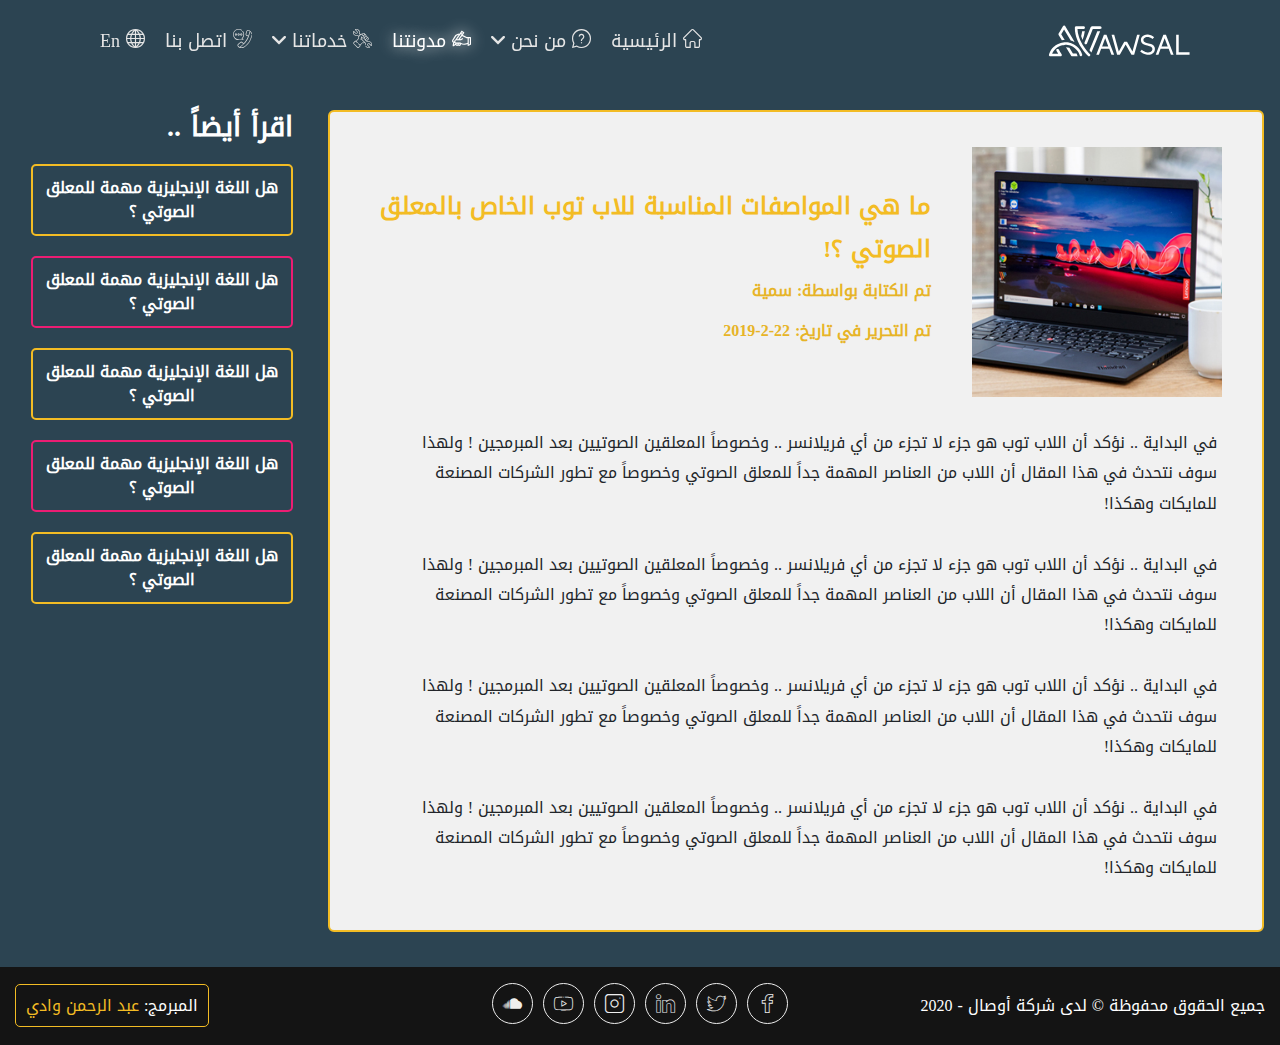
<file: articale2.html>
<!DOCTYPE html>
<html lang="ar">

<head>
    <title>AWSAL</title>
    <meta charset="UTF-8">
    <meta name="viewport" content="width=device-width, initial-scale=1.0">
    <link rel="stylesheet" href="css/bootstrap.min.css" />
    <link rel="stylesheet" href="css/bootstrap-rtl.css" />
    <link rel="stylesheet" href="css/hamburgers.min.css" />
    <link rel="stylesheet" href="styles.css" />
    <link rel="stylesheet" href="css/main.css" />

</head>

<body>

    <div class="loading">

        <!-- Start Svg Logo Loader -->
        <?xml version="1.0" encoding="utf-8"?>
        <svg version="1.1" id="Layer_1" xmlns="http://www.w3.org/2000/svg" xmlns:xlink="http://www.w3.org/1999/xlink"
            x="0px" y="0px" viewBox="0 0 850 350" style="enable-background:new 0 0 850 350;" xml:space="preserve">
            <style type="text/css">
                .st0 {
                    fill: url(#partLogo6_1_);
                }

                .st1 {
                    fill: url(#partLogo5_1_);
                }

                .st2 {
                    fill: url(#partLogo4_1_);
                }

                .st3 {
                    fill: url(#partLogo3_1_);
                }

                .st4 {
                    fill: url(#partLogo2_2_);
                }

                .st5 {
                    fill: url(#partLogo2_3_);
                }

                .st6 {
                    fill: url(#partLogo1_1_);
                }

                .st7 {
                    opacity: 0.2;
                }

                .st8 {
                    fill: url(#SVGID_1_);
                }

                .st9 {
                    fill: url(#SVGID_2_);
                }

                .st10 {
                    fill: url(#SVGID_3_);
                }

                .st11 {
                    fill: url(#SVGID_4_);
                }

                .st12 {
                    fill: url(#SVGID_5_);
                }

                .st13 {
                    fill: url(#SVGID_6_);
                }

                .st14 {
                    fill: url(#SVGID_7_);
                }

                .st15 {
                    opacity: 0.2;
                    fill: url(#shadowLetter1_1_);
                    enable-background: new;
                }

                .st16 {
                    fill: url(#letter1_1_);
                }

                .st17 {
                    opacity: 0.2;
                    fill: url(#shadowLetter2_1_);
                    enable-background: new;
                }

                .st18 {
                    fill: url(#letter2_1_);
                }

                .st19 {
                    opacity: 0.2;
                    fill: url(#shadowLetter3_1_);
                    enable-background: new;
                }

                .st20 {
                    fill: url(#letter3_1_);
                }

                .st21 {
                    opacity: 0.2;
                    fill: url(#shadowLetter4_1_);
                    enable-background: new;
                }

                .st22 {
                    fill: url(#letter4_1_);
                }

                .st23 {
                    opacity: 0.2;
                    fill: url(#shadowLetter5_1_);
                    enable-background: new;
                }

                .st24 {
                    fill: url(#letter5_1_);
                }
            </style>
            <linearGradient id="partLogo6_1_" gradientUnits="userSpaceOnUse" x1="327.1967" y1="137.9341" x2="242.084"
                y2="211.8703" gradientTransform="matrix(1 0 0 -1 0 352)">
                <stop offset="0" style="stop-color:#7F3F97" />
                <stop offset="1" style="stop-color:#EC1D74" />
            </linearGradient>
            <path id="partLogo6" class="st0"
                d="M268.5,187.4l-16.6,40c4,4.5,7.7,8.6,11.1,12.1l27.1-65.2l22.4-54.2h-16.2L268.5,187.4z" />
            <linearGradient id="partLogo5_1_" gradientUnits="userSpaceOnUse" x1="21.7932" y1="209.0314" x2="491.2028"
                y2="209.0314" gradientTransform="matrix(1 0 0 -1 0 352)">
                <stop offset="0.2418" style="stop-color:#7F3F97" />
                <stop offset="0.4465" style="stop-color:#EC1D74" />
                <stop offset="0.9543" style="stop-color:#F3BC24" />
            </linearGradient>
            <path id="partLogo5" class="st1" d="M320.4,99.7c0-0.5-0.1-1-0.2-1.5l0,0c0-0.2-0.1-0.2-0.2-0.4c0-0.1,0-0.2-0.1-0.2
	c-0.1-0.2-0.2-0.6-0.2-0.8c-0.1-0.2-0.2-0.2-0.2-0.4c-0.1-0.1-0.1-0.2-0.2-0.3l0,0c-0.1-0.2-0.2-0.4-0.3-0.6
	c-0.2-0.2-0.3-0.4-0.5-0.6l0,0c-0.2-0.2-0.3-0.4-0.5-0.6c-0.1-0.1-0.2-0.2-0.3-0.2c-0.2-0.1-0.2-0.2-0.4-0.3
	c-0.2-0.1-0.2-0.2-0.4-0.3h-0.1c-0.4-0.2-0.8-0.5-1.2-0.6l0,0l0,0c-0.1-0.1-0.2-0.1-0.3-0.1h-0.1c-0.3-0.2-0.7-0.2-1-0.3l0,0
	c-0.3-0.1-0.6-0.1-0.9-0.1c-0.1,0-0.1,0-0.2,0c-0.2,0-0.2,0-0.4,0l0,0l0,0l0,0H294h-28.4c-0.4,0-0.8,0-1.2,0.1
	c-2.8,0.5-5.1,2.5-5.9,5.2l-17.3,42.9l-17.3,42.7c-1.1,2.8-0.4,5.8,1.5,7.9c0.1,0.1,0.1,0.2,0.2,0.2c0.7,0.7,1.5,1.3,2.5,1.6
	c0.3,0.2,0.6,0.2,1,0.3c0.6,0.2,1.2,0.2,1.8,0.2c2.3,0,4.5-1.1,6-2.9c0.4-0.6,0.7-1.1,1-1.8l32.9-81.7h17.1h14l0,0H313
	c1,0,2-0.2,2.9-0.6c1.8-0.7,3.2-2.1,4-4l0,0l0,0l0,0c0.1-0.1,0.1-0.2,0.1-0.3l0,0c0.2-0.3,0.2-0.7,0.3-1l0,0
	c0.1-0.4,0.1-0.8,0.1-1.1l0,0C320.3,99.9,320.4,99.8,320.4,99.7L320.4,99.7z" />
            <linearGradient id="partLogo4_1_" gradientUnits="userSpaceOnUse" x1="126.1137" y1="316.6255" x2="279.7178"
                y2="137.8027" gradientTransform="matrix(1 0 0 -1 0 352)">
                <stop offset="0" style="stop-color:#7F3F97" />
                <stop offset="1" style="stop-color:#EC1D74" />
            </linearGradient>
            <path id="partLogo4" class="st2" d="M210.4,120.1c-0.3,2.5-0.7,5-1.1,7.6c-1,5.4-2.1,10.7-3.6,15.9c-0.3,1.2-0.7,2.5-1,3.7
	c2.4,7.4,5.3,14.6,8.4,21.4c6-15.4,10.6-31.9,12.6-49.6c-2,0.6-4.1,1-6.4,1C219.2,120.1,210.4,120.1,210.4,120.1z" />
            <linearGradient id="partLogo3_1_" gradientUnits="userSpaceOnUse" x1="113.3209" y1="313.8582" x2="394.933"
                y2="-11.2241" gradientTransform="matrix(1 0 0 -1 0 352)">
                <stop offset="0.2418" style="stop-color:#7F3F97" />
                <stop offset="0.4465" style="stop-color:#EC1D74" />
                <stop offset="0.9543" style="stop-color:#F3BC24" />
            </linearGradient>
            <path id="partLogo3" class="st3" d="M254.2,249c-2.5-2.5-5.1-5.3-7.8-8.3l0,0c-3-3.3-6.2-7-9.5-10.9c-7.6-9.2-15.7-20.1-23.1-32.2
	c-0.1-0.2-0.2-0.3-0.3-0.6c-0.9-1.5-1.8-2.9-2.6-4.5c-1.6-2.8-3.2-5.6-4.6-8.4c-0.2-0.2-0.3-0.6-0.5-0.8c-1.7-3.2-3.3-6.4-4.8-9.7
	c-1.1-2.4-2.1-4.9-3.2-7.3c-2.5-6.1-4.9-12.5-6.8-19c-3.7-12.7-6.3-26-6.9-40h14.4h12.9h7.6c0.5,0,1-0.1,1.5-0.2
	c1.4-0.3,2.8-1,3.7-2.1c0.3-0.3,0.6-0.7,0.9-1.1c0.7-1.1,1.2-2.4,1.3-3.8c0-0.2,0-0.2,0-0.4l0,0c0-2.1-0.9-3.9-2.1-5.3
	c-1.4-1.4-3.2-2.1-5.3-2.1l0,0h-18.9h-23.7c-2.1,0-3.9,0.9-5.3,2.1c-1.4,1.4-2.1,3.2-2.1,5.3c0,24.9,5.4,48.1,13.7,68.9
	c2.1,5.3,4.4,10.4,6.8,15.4l0,0c2.6,5.4,5.4,10.7,8.4,15.8l0,0c2.5,4.3,5,8.4,7.6,12.4c8.2,12.7,17,23.7,25,33
	c4.4,5.1,8.7,9.6,12.5,13.6l0,0c0.2,0.2,0.4,0.4,0.6,0.6c1.4,1.5,3.4,2.2,5.3,2.2c1.1,0,2.1-0.2,3.2-0.7c0.7-0.3,1.4-0.7,1.9-1.3
	l0,0l0,0l0.1-0.1c0.1-0.1,0.1-0.2,0.2-0.2l0,0c0.2-0.2,0.4-0.4,0.6-0.6l0,0c0.1-0.1,0.2-0.2,0.2-0.2c0.1-0.1,0.2-0.2,0.2-0.2
	c0-0.1,0.1-0.1,0.1-0.2c0.2-0.3,0.3-0.6,0.5-0.9l0.2-0.3c0.3-0.8,0.5-1.6,0.5-2.4c0-0.1,0-0.1,0-0.2c0-0.5,0-1-0.2-1.4
	C255.9,251.5,255.3,250.1,254.2,249z" />
            <linearGradient id="partLogo2_2_" gradientUnits="userSpaceOnUse" x1="-36.9663" y1="235.0337" x2="173.6663"
                y2="95.7583" gradientTransform="matrix(1 0 0 -1 0 352)">
                <stop offset="0" style="stop-color:#7F3F97" />
                <stop offset="1" style="stop-color:#EC1D74" />
            </linearGradient>
            <path id="partLogo2_1_" class="st4" d="M147.2,257.5c0.2,0.2,0.2,0.4,0.4,0.6c0.1,0.1,0.1,0.1,0.2,0.2c0.1,0.1,0.2,0.2,0.2,0.3
	c0.1,0.1,0.2,0.2,0.3,0.3l0.1,0.1l0.1,0.1c0.2,0.2,0.3,0.2,0.5,0.4l0,0c0.1,0.1,0.2,0.1,0.2,0.2c0.2,0.2,0.4,0.2,0.6,0.4
	c0,0,0.1,0,0.1,0.1c0,0,0.1,0,0.1,0.1c0.2,0.1,0.2,0.1,0.4,0.2s0.2,0.2,0.4,0.2c0.1,0,0.1,0,0.2,0.1c0.2,0.1,0.5,0.2,0.7,0.2
	c0.1,0,0.1,0,0.2,0h0.1c0.1,0,0.2,0,0.2,0c0.2,0,0.3,0.1,0.5,0.1c0.1,0,0.2,0,0.2,0s0,0,0.1,0h0.1c0.2,0,0.5,0.1,0.7,0.1h0.1l0,0h31
	c-0.2-0.6-0.4-1.1-0.6-1.8c-1.4-4.7-3.3-9.1-5.6-13.2h-20.5l0,0L138,212.9c-6.1-1.9-12.7-3-19.3-3.3L147.2,257.5
	C147.2,257.4,147.2,257.4,147.2,257.5z" />
            <linearGradient id="partLogo2_3_" gradientUnits="userSpaceOnUse" x1="91.3796" y1="217.0664" x2="269.3554"
                y2="220.5055" gradientTransform="matrix(1 0 0 -1 0 352)">
                <stop offset="0.2418" style="stop-color:#7F3F97" />
                <stop offset="0.8317" style="stop-color:#F3BC24" />
                <stop offset="0.8457" style="stop-color:#EC1D74" />
            </linearGradient>
            <path id="partLogo2" class="st5" d="M76.2,137L76.2,137c0,0.2,0,0.4,0.1,0.6c0,0.1,0,0.2,0,0.2c0,0.2,0.1,0.2,0.1,0.4
	c0,0.1,0,0.1,0,0.2v0.1v0.1c0.1,0.2,0.1,0.3,0.2,0.6c0,0.1,0.1,0.2,0.1,0.2c0,0,0,0,0,0.1v0.1c0,0.1,0.1,0.2,0.1,0.3
	c0.1,0.2,0.2,0.5,0.3,0.6l0,0l17.5,29.3l0.7,1.3c5.3-1,10.7-1.7,16.2-1.9L92,136.5l16-26.7l37.7,63c6.8,1.9,13.5,4.4,20,7.6
	c0-0.2,0.1-0.5,0.1-0.7c0.1-1.4-0.2-2.9-1-4.2l-50-84c-0.2-0.4-0.5-0.7-0.8-1.1c-0.1-0.1-0.2-0.2-0.2-0.2c-0.3-0.3-0.6-0.6-1-0.9
	c0,0,0,0-0.1,0c-0.3-0.2-0.7-0.5-1-0.6c-0.1-0.1-0.2-0.1-0.3-0.2c-0.4-0.2-0.8-0.3-1.2-0.4H110c-0.4-0.1-0.8-0.2-1.2-0.2
	c-0.1,0-0.2,0-0.3,0c-0.4,0-0.9,0-1.3,0.1h-0.1c-0.4,0.1-0.8,0.2-1.2,0.3c-0.1,0-0.2,0.1-0.3,0.1c-0.4,0.2-0.8,0.3-1.2,0.6
	c-1.1,0.7-2.1,1.7-2.6,2.7l0,0l-0.1,0.1l-15.9,26.7l-8.6,14.4c-0.2,0.2-0.2,0.4-0.3,0.6c0,0,0,0,0,0.1c-0.1,0.1-0.1,0.2-0.2,0.3
	c-0.1,0.1-0.1,0.2-0.2,0.3c0,0.1,0,0.1-0.1,0.2c0,0.1-0.1,0.2-0.1,0.3c0,0.1,0,0.1-0.1,0.2c-0.1,0.2-0.1,0.3-0.1,0.5c0,0,0,0,0,0.1
	c0,0.1,0,0.1,0,0.2s0,0.2,0,0.2c0,0.1,0,0.2,0,0.2s0,0.2,0,0.2c0,0.2,0,0.2,0,0.4c0,0.2,0,0.2,0,0.4C76.2,136.9,76.2,136.9,76.2,137
	z" />
            <linearGradient id="partLogo1_1_" gradientUnits="userSpaceOnUse" x1="-63.1432" y1="109.0223" x2="416.5831"
                y2="156.3071" gradientTransform="matrix(1 0 0 -1 0 352)">
                <stop offset="0.2418" style="stop-color:#7F3F97" />
                <stop offset="0.4465" style="stop-color:#EC1D74" />
                <stop offset="0.9543" style="stop-color:#F3BC24" />
            </linearGradient>
            <path id="partLogo1" class="st6" d="M22.8,257.2c0.9,1.8,2.5,3.3,4.6,4c0.7,0.2,1.4,0.3,2.1,0.3c0.2,0,0.6,0,0.8-0.1
	c0.1,0,0.1,0,0.2,0l19.2,0.1l38.1,0.2l0,0l0,0l0,0c0,0,0,0,0.1,0c0,0,0,0,0.1,0c0.2,0,0.6,0,0.8-0.1c0.1,0,0.2,0,0.3-0.1
	c0.2,0,0.4-0.1,0.6-0.2l0,0c0.1,0,0.2,0,0.2-0.1c0.1,0,0.2-0.1,0.2-0.1c0.5-0.2,1-0.4,1.4-0.6l0,0h0.1l0.1-0.1l0,0
	c0.1-0.1,0.2-0.2,0.3-0.2c0.1-0.1,0.2-0.2,0.3-0.2c0.1-0.1,0.2-0.1,0.2-0.2c0,0,0.1,0,0.1-0.1c0.1-0.1,0.2-0.2,0.3-0.2
	c0.1-0.1,0.2-0.2,0.2-0.2c0.1-0.1,0.2-0.2,0.2-0.2l0.1-0.1c0.1-0.1,0.2-0.2,0.2-0.2c0.1-0.1,0.2-0.2,0.2-0.3c0-0.1,0.1-0.1,0.1-0.2
	l0.1-0.1c0.1-0.1,0.2-0.2,0.2-0.3c0.1-0.1,0.1-0.2,0.2-0.3v-0.1c0-0.1,0.1-0.2,0.1-0.2c0.1-0.2,0.1-0.2,0.2-0.4
	c0-0.1,0.1-0.2,0.1-0.2v-0.1c0-0.1,0-0.1,0-0.2s0.1-0.2,0.1-0.2c0-0.1,0-0.1,0.1-0.2c0-0.1,0-0.1,0-0.2s0-0.1,0-0.2
	c0-0.1,0-0.2,0.1-0.2c0-0.1,0.1-0.2,0.1-0.3s0-0.2,0-0.3c0-0.2,0-0.3,0-0.4s0-0.1,0-0.2l0,0l0,0c0-0.1,0-0.1,0-0.2
	c0-0.2,0-0.3,0-0.5c0-0.1,0-0.2,0-0.3c0-0.1,0-0.2-0.1-0.3v-0.1c0-0.1,0-0.2-0.1-0.3c0-0.2-0.1-0.2-0.1-0.4c0-0.2-0.1-0.2-0.1-0.4
	c0-0.1-0.1-0.2-0.1-0.3c-0.1-0.2-0.1-0.2-0.2-0.4l0,0c0-0.1-0.1-0.2-0.1-0.2c-0.1-0.1-0.1-0.2-0.2-0.2c0-0.1-0.1-0.1-0.1-0.2
	c0,0,0,0,0-0.1v-0.1l-7.2-12.1L78,223.2l0,0c-0.2-0.4-0.5-0.7-0.8-1.1c-0.1-0.1-0.2-0.2-0.2-0.2c-0.3-0.3-0.6-0.6-1-0.9
	c0,0,0,0-0.1,0c-0.3-0.2-0.7-0.5-1-0.6c-0.1-0.1-0.2-0.1-0.3-0.2c-0.4-0.2-0.8-0.3-1.2-0.4h-0.1c-0.4-0.1-0.8-0.2-1.2-0.2
	c-0.1,0-0.2,0-0.3,0c-0.4,0-0.9,0-1.3,0.1h-0.1c-0.4,0.1-0.8,0.2-1.2,0.3c-0.1,0-0.2,0.1-0.3,0.1c-0.4,0.2-0.8,0.3-1.2,0.6l0,0
	c-3.5,2.1-4.7,6.7-2.5,10.3l4.5,7.6l4.8,8l-19.6,0.1l-14.7-0.1c10.5-23.8,31.9-41.4,57-47.5c4.5-1.1,9.1-1.8,13.8-2.1
	c1.8-0.2,3.7-0.2,5.6-0.2c4.1,0,8.3,0.3,12.3,0.9c6.1,0.9,12.1,2.5,17.8,4.6c8.2,3.1,15.8,7.6,22.5,13c6.3,5.1,11.8,11.1,16.4,17.9
	c2.7,4.1,5.2,8.4,7.2,12.9c1.4,3,2.5,6.2,3.5,9.5l0,0c0.2,0.5,0.3,0.9,0.6,1.3c0.1,0.2,0.2,0.2,0.2,0.4c0.2,0.2,0.3,0.6,0.6,0.8
	c0.1,0.2,0.2,0.2,0.3,0.4c0.2,0.2,0.4,0.4,0.6,0.6c0.1,0.1,0.2,0.2,0.3,0.3c0.2,0.2,0.6,0.4,0.9,0.6c0.1,0.1,0.2,0.1,0.2,0.2
	c0.4,0.2,0.8,0.4,1.2,0.5c0.1,0,0.2,0.1,0.3,0.1c0.3,0.1,0.6,0.2,1,0.2c0.2,0,0.3,0,0.5,0c0.2,0,0.3,0,0.5,0c0.2,0,0.3,0,0.5,0
	c0.2,0,0.2,0,0.4,0c0.3,0,0.6-0.1,0.9-0.2h0.1l0,0c0.1,0,0.2,0,0.3-0.1c3.8-1.2,6-5.2,5-9.1c0-0.1,0-0.2-0.1-0.3
	c-0.5-1.6-1-3.1-1.6-4.6c-1.7-4.5-3.7-9-6-13.3c-6.8-12.3-16.2-23.3-27.5-31.8c-2.1-1.6-4.4-3.1-6.6-4.5c-5.3-3.3-10.7-6.1-16.5-8.4
	c-4.8-1.9-9.7-3.3-14.8-4.5c-0.7-0.2-1.4-0.3-2.1-0.5c-5.3-1-10.7-1.6-16.1-1.8c-1,0-1.9-0.1-2.9-0.1c-4.7,0-9.4,0.3-14,1
	c-4.5,0.6-9,1.6-13.4,2.9c-10.2,2.9-19.8,7.5-28.7,13.7c-1.1,0.8-2.1,1.5-3.3,2.4c-2,1.5-3.9,3.1-5.8,4.8c-1,1-2.1,1.9-3.1,2.9l0,0
	C38.1,219.1,30.2,230.9,25,244c-1,2.6-2,5.3-2.8,8c-0.4,1.3-0.4,2.5-0.1,3.7C22.4,256.2,22.5,256.6,22.8,257.2z" />
            <g id="shadowLogo" class="st7">
                <g>

                    <linearGradient id="SVGID_1_" gradientUnits="userSpaceOnUse" x1="94.9612" y1="216.8276"
                        x2="272.9371" y2="220.2667" gradientTransform="matrix(1 0 0 -1 0 352)">
                        <stop offset="0.2418" style="stop-color:#7F3F97" />
                        <stop offset="0.8317" style="stop-color:#F3BC24" />
                        <stop offset="0.8457" style="stop-color:#EC1D74" />
                    </linearGradient>
                    <path class="st8" d="M79.8,137.2L79.8,137.2c0,0.2,0,0.4,0.1,0.6c0,0.1,0,0.2,0,0.2c0,0.2,0.1,0.2,0.1,0.4c0,0.1,0,0.1,0,0.2v0.1
			v0.1c0.1,0.2,0.1,0.3,0.2,0.6c0,0.1,0.1,0.2,0.1,0.2c0,0,0,0,0,0.1v0.1c0,0.1,0.1,0.2,0.1,0.3c0.1,0.2,0.2,0.5,0.3,0.6l0,0
			l17.5,29.3l0.7,1.3c5.3-1,10.7-1.7,16.2-1.9l-19.4-32.5l16-26.7l37.7,63c6.8,1.9,13.5,4.4,20,7.6c0-0.2,0.1-0.5,0.1-0.7
			c0.1-1.4-0.2-2.9-1-4.2l-50-84c-0.2-0.4-0.5-0.7-0.8-1.1c-0.1-0.1-0.2-0.2-0.2-0.2c-0.3-0.3-0.6-0.6-1-0.9c0,0,0,0-0.1,0
			c-0.3-0.2-0.7-0.5-1-0.6c-0.1-0.1-0.2-0.1-0.3-0.2c-0.4-0.2-0.8-0.3-1.2-0.4h-0.1c-0.4-0.1-0.8-0.2-1.2-0.2c-0.1,0-0.2,0-0.3,0
			c-0.4,0-0.9,0-1.3,0.1h-0.1c-0.4,0.1-0.8,0.2-1.2,0.3c-0.1,0-0.2,0.1-0.3,0.1c-0.4,0.2-0.8,0.3-1.2,0.6c-1.1,0.7-2.1,1.7-2.6,2.7
			l0,0l-0.1,0.1l-15.9,26.7l-8.6,14.4c-0.2,0.2-0.2,0.4-0.3,0.6c0,0,0,0,0,0.1c-0.1,0.1-0.1,0.2-0.2,0.3c-0.1,0.1-0.1,0.2-0.2,0.3
			c0,0.1,0,0.1-0.1,0.2c0,0.1-0.1,0.2-0.1,0.3c0,0.1,0,0.1-0.1,0.2c-0.1,0.2-0.1,0.3-0.1,0.5c0,0,0,0,0,0.1c0,0.1,0,0.1,0,0.2
			s0,0.2,0,0.2c0,0.1,0,0.2,0,0.2s0,0.2,0,0.2c0,0.2,0,0.2,0,0.4c0,0.2,0,0.2,0,0.4C79.8,137.2,79.8,137.2,79.8,137.2z" />

                    <linearGradient id="SVGID_2_" gradientUnits="userSpaceOnUse" x1="-33.3869" y1="234.7967"
                        x2="177.2456" y2="95.5213" gradientTransform="matrix(1 0 0 -1 0 352)">
                        <stop offset="0" style="stop-color:#7F3F97" />
                        <stop offset="1" style="stop-color:#EC1D74" />
                    </linearGradient>
                    <path class="st9" d="M150.8,257.8c0.2,0.2,0.2,0.4,0.4,0.6c0.1,0.1,0.1,0.1,0.2,0.2c0.1,0.1,0.2,0.2,0.2,0.3
			c0.1,0.1,0.2,0.2,0.3,0.3l0.1,0.1l0.1,0.1c0.2,0.2,0.3,0.2,0.5,0.4l0,0c0.1,0.1,0.2,0.1,0.2,0.2c0.2,0.2,0.4,0.2,0.6,0.4
			c0,0,0.1,0,0.1,0.1c0,0,0.1,0,0.1,0.1c0.2,0.1,0.2,0.1,0.4,0.2s0.2,0.2,0.4,0.2c0.1,0,0.1,0,0.2,0.1c0.2,0.1,0.5,0.2,0.7,0.2
			c0.1,0,0.1,0,0.2,0h0.1c0.1,0,0.2,0,0.2,0c0.2,0,0.3,0.1,0.5,0.1c0.1,0,0.2,0,0.2,0s0,0,0.1,0h0.1c0.2,0,0.5,0.1,0.7,0.1h0.1l0,0
			h31c-0.2-0.6-0.4-1.1-0.6-1.8c-1.4-4.7-3.3-9.1-5.6-13.2h-20.5l0,0l-19.8-33.1c-6.1-1.9-12.7-3-19.3-3.3L150.8,257.8
			C150.8,257.7,150.8,257.7,150.8,257.8z" />

                    <linearGradient id="SVGID_3_" gradientUnits="userSpaceOnUse" x1="-59.5767" y1="108.9411"
                        x2="420.1496" y2="156.226" gradientTransform="matrix(1 0 0 -1 0 352)">
                        <stop offset="0.2418" style="stop-color:#7F3F97" />
                        <stop offset="0.4465" style="stop-color:#EC1D74" />
                        <stop offset="0.9543" style="stop-color:#F3BC24" />
                    </linearGradient>
                    <path class="st10" d="M26.4,257.4c0.9,1.8,2.5,3.3,4.6,4c0.7,0.2,1.4,0.3,2.1,0.3c0.2,0,0.6,0,0.8-0.1c0.1,0,0.1,0,0.2,0l19.2,0.1
			l38.1,0.2l0,0l0,0l0,0c0,0,0,0,0.1,0c0,0,0,0,0.1,0c0.2,0,0.6,0,0.8-0.1c0.1,0,0.2,0,0.3-0.1c0.2,0,0.4-0.1,0.6-0.2l0,0
			c0.1,0,0.2,0,0.2-0.1c0.1,0,0.2-0.1,0.2-0.1c0.5-0.2,1-0.4,1.4-0.6l0,0h0.1l0.1-0.1l0,0c0.1-0.1,0.2-0.2,0.3-0.2
			c0.1-0.1,0.2-0.2,0.3-0.2c0.1-0.1,0.2-0.1,0.2-0.2c0,0,0.1,0,0.1-0.1c0.1-0.1,0.2-0.2,0.3-0.2c0.1-0.1,0.2-0.2,0.2-0.2
			c0.1-0.1,0.2-0.2,0.2-0.2l0.1-0.1c0.1-0.1,0.2-0.2,0.2-0.2c0.1-0.1,0.2-0.2,0.2-0.3c0-0.1,0.1-0.1,0.1-0.2l0.1-0.1
			c0.1-0.1,0.2-0.2,0.2-0.3c0.1-0.1,0.1-0.2,0.2-0.3v-0.1c0-0.1,0.1-0.2,0.1-0.2c0.1-0.2,0.1-0.2,0.2-0.4c0-0.1,0.1-0.2,0.1-0.2
			v-0.1c0-0.1,0-0.1,0-0.2s0.1-0.2,0.1-0.2c0-0.1,0-0.1,0.1-0.2c0-0.1,0-0.1,0-0.2c0-0.1,0-0.1,0-0.2s0-0.2,0.1-0.2
			c0-0.1,0.1-0.2,0.1-0.3c0-0.1,0-0.2,0-0.3c0-0.2,0-0.3,0-0.4c0-0.1,0-0.1,0-0.2l0,0l0,0c0-0.1,0-0.1,0-0.2c0-0.2,0-0.3,0-0.5
			c0-0.1,0-0.2,0-0.3s0-0.2-0.1-0.3v-0.1c0-0.1,0-0.2-0.1-0.3c0-0.2-0.1-0.2-0.1-0.4c0-0.2-0.1-0.2-0.1-0.4c0-0.1-0.1-0.2-0.1-0.3
			c-0.1-0.2-0.1-0.2-0.2-0.4l0,0c0-0.1-0.1-0.2-0.1-0.2c-0.1-0.1-0.1-0.2-0.2-0.2c0-0.1-0.1-0.1-0.1-0.2c0,0,0,0,0-0.1v-0.1
			l-7.2-12.1l-8.9-14.9l0,0c-0.2-0.4-0.5-0.7-0.8-1.1c-0.1-0.1-0.2-0.2-0.2-0.2c-0.3-0.3-0.6-0.6-1-0.9c0,0,0,0-0.1,0
			c-0.3-0.2-0.7-0.5-1-0.6c-0.1-0.1-0.2-0.1-0.3-0.2c-0.4-0.2-0.8-0.3-1.2-0.4h-0.1c-0.4-0.1-0.8-0.2-1.2-0.2c-0.1,0-0.2,0-0.3,0
			c-0.4,0-0.9,0-1.3,0.1H74c-0.4,0.1-0.8,0.2-1.2,0.3c-0.1,0-0.2,0.1-0.3,0.1c-0.4,0.2-0.8,0.3-1.2,0.6l0,0
			c-3.5,2.1-4.7,6.7-2.5,10.3l4.5,7.6l4.8,8l-19.6-0.1l-14.7-0.1c10.5-23.8,31.9-41.4,57-47.5c4.5-1.1,9.1-1.8,13.8-2.1
			c1.8-0.2,3.7-0.2,5.6-0.2c4.1,0,8.3,0.3,12.3,0.9c6.1,0.9,12.1,2.5,17.8,4.6c8.2,3.1,15.8,7.6,22.5,13
			c6.3,5.1,11.8,11.1,16.4,17.9c2.7,4.1,5.2,8.4,7.2,12.9c1.4,3,2.5,6.2,3.5,9.5l0,0c0.2,0.5,0.3,0.9,0.6,1.3
			c0.1,0.2,0.2,0.2,0.2,0.4c0.2,0.2,0.3,0.6,0.6,0.8c0.1,0.2,0.2,0.2,0.3,0.4c0.2,0.2,0.4,0.4,0.6,0.6c0.1,0.1,0.2,0.2,0.3,0.3
			c0.2,0.2,0.6,0.4,0.9,0.6c0.1,0.1,0.2,0.1,0.2,0.2c0.4,0.2,0.8,0.4,1.2,0.5c0.1,0,0.2,0.1,0.3,0.1c0.3,0.1,0.6,0.2,1,0.2
			c0.2,0,0.3,0,0.5,0c0.2,0,0.3,0,0.5,0c0.2,0,0.3,0,0.5,0c0.2,0,0.2,0,0.4,0c0.3,0,0.6-0.1,0.9-0.2h0.1l0,0c0.1,0,0.2,0,0.3-0.1
			c3.8-1.2,6-5.2,5-9.1c0-0.1,0-0.2-0.1-0.3c-0.5-1.6-1-3.1-1.6-4.6c-1.7-4.5-3.7-9-6-13.3c-6.8-12.3-16.2-23.3-27.5-31.8
			c-2.1-1.6-4.4-3.1-6.6-4.5c-5.3-3.3-10.7-6.1-16.5-8.4c-4.8-1.9-9.7-3.3-14.8-4.5c-0.7-0.2-1.4-0.3-2.1-0.5
			c-5.3-1-10.7-1.6-16.1-1.8c-1,0-1.9-0.1-2.9-0.1c-4.7,0-9.4,0.3-14,1c-4.5,0.6-9,1.6-13.4,2.9c-10.2,2.9-19.8,7.5-28.7,13.7
			c-1.1,0.8-2.1,1.5-3.3,2.4c-2,1.5-3.9,3.1-5.8,4.8c-1,1-2.1,1.9-3.1,2.9l0,0c-10.1,9.8-18.1,21.7-23.2,34.7c-1,2.6-2,5.3-2.8,8
			c-0.4,1.3-0.4,2.5-0.1,3.7C26,256.4,26.1,256.9,26.4,257.4z" />
                </g>
                <g>

                    <linearGradient id="SVGID_4_" gradientUnits="userSpaceOnUse" x1="330.776" y1="137.6978"
                        x2="245.6632" y2="211.6341" gradientTransform="matrix(1 0 0 -1 0 352)">
                        <stop offset="0" style="stop-color:#7F3F97" />
                        <stop offset="1" style="stop-color:#EC1D74" />
                    </linearGradient>
                    <path class="st11"
                        d="M272.1,187.6l-16.6,40c4,4.5,7.7,8.6,11.1,12.1l27.1-65.2l22.4-54.2H300L272.1,187.6z" />

                    <linearGradient id="SVGID_5_" gradientUnits="userSpaceOnUse" x1="116.9003" y1="313.6227"
                        x2="398.5123" y2="-11.4597" gradientTransform="matrix(1 0 0 -1 0 352)">
                        <stop offset="0.2418" style="stop-color:#7F3F97" />
                        <stop offset="0.4465" style="stop-color:#EC1D74" />
                        <stop offset="0.9543" style="stop-color:#F3BC24" />
                    </linearGradient>
                    <path class="st12" d="M257.8,249.2c-2.5-2.5-5.1-5.3-7.8-8.3l0,0c-3-3.3-6.2-7-9.5-10.9c-7.6-9.2-15.7-20.1-23.1-32.2
			c-0.1-0.2-0.2-0.3-0.3-0.6c-0.9-1.5-1.8-2.9-2.6-4.5c-1.6-2.8-3.2-5.6-4.6-8.4c-0.2-0.2-0.3-0.6-0.5-0.8c-1.7-3.2-3.3-6.4-4.8-9.7
			c-1.1-2.4-2.1-4.9-3.2-7.3c-2.5-6.1-4.9-12.5-6.8-19c-3.7-12.7-6.3-26-6.9-40h14.4H215h7.6c0.5,0,1-0.1,1.5-0.2
			c1.4-0.3,2.8-1,3.7-2.1c0.3-0.3,0.6-0.7,0.9-1.1c0.7-1.1,1.2-2.4,1.3-3.8c0-0.2,0-0.2,0-0.4l0,0c0-2.1-0.9-3.9-2.1-5.3
			c-1.4-1.4-3.2-2.1-5.3-2.1l0,0h-18.9H180c-2.1,0-3.9,0.9-5.3,2.1c-1.4,1.4-2.1,3.2-2.1,5.3c0,24.9,5.4,48.1,13.7,68.9
			c2.1,5.3,4.4,10.4,6.8,15.4l0,0c2.6,5.4,5.4,10.7,8.4,15.8l0,0c2.5,4.3,5,8.4,7.6,12.4c8.2,12.7,17,23.7,25,33
			c4.4,5.1,8.7,9.6,12.5,13.6l0,0c0.2,0.2,0.4,0.4,0.6,0.6c1.4,1.5,3.4,2.2,5.3,2.2c1.1,0,2.1-0.2,3.2-0.7c0.7-0.3,1.4-0.7,1.9-1.3
			l0,0l0,0l0.1-0.1c0.1-0.1,0.1-0.2,0.2-0.2l0,0c0.2-0.2,0.4-0.4,0.6-0.6l0,0c0.1-0.1,0.2-0.2,0.2-0.2c0.1-0.1,0.2-0.2,0.2-0.2
			c0-0.1,0.1-0.1,0.1-0.2c0.2-0.3,0.3-0.6,0.5-0.9l0.2-0.3c0.3-0.8,0.5-1.6,0.5-2.4c0-0.1,0-0.1,0-0.2c0-0.5,0-1-0.2-1.4
			C259.5,251.6,258.9,250.3,257.8,249.2z" />

                    <linearGradient id="SVGID_6_" gradientUnits="userSpaceOnUse" x1="129.6931" y1="316.39" x2="283.2972"
                        y2="137.5672" gradientTransform="matrix(1 0 0 -1 0 352)">
                        <stop offset="0" style="stop-color:#7F3F97" />
                        <stop offset="1" style="stop-color:#EC1D74" />
                    </linearGradient>
                    <path class="st13" d="M214,120.4c-0.3,2.5-0.7,5-1.1,7.6c-1,5.4-2.1,10.7-3.6,15.9c-0.3,1.2-0.7,2.5-1,3.7
			c2.4,7.4,5.3,14.6,8.4,21.4c6-15.4,10.6-31.9,12.6-49.6c-2,0.6-4.1,1-6.4,1C222.8,120.4,214,120.4,214,120.4z" />

                    <linearGradient id="SVGID_7_" gradientUnits="userSpaceOnUse" x1="25.3748" y1="208.6732"
                        x2="494.7844" y2="208.6732" gradientTransform="matrix(1 0 0 -1 0 352)">
                        <stop offset="0.2418" style="stop-color:#7F3F97" />
                        <stop offset="0.4465" style="stop-color:#EC1D74" />
                        <stop offset="0.9543" style="stop-color:#F3BC24" />
                    </linearGradient>
                    <path class="st14" d="M324,99.9c0-0.5-0.1-1-0.2-1.5l0,0c0-0.2-0.1-0.2-0.2-0.4c0-0.1,0-0.2-0.1-0.2c-0.1-0.2-0.2-0.6-0.2-0.8
			c-0.1-0.2-0.2-0.2-0.2-0.4c-0.1-0.1-0.1-0.2-0.2-0.3l0,0c-0.1-0.2-0.2-0.4-0.3-0.6c-0.2-0.2-0.3-0.4-0.5-0.6l0,0
			c-0.2-0.2-0.3-0.4-0.5-0.6c-0.1-0.1-0.2-0.2-0.3-0.2c-0.2-0.1-0.2-0.2-0.4-0.3c-0.2-0.1-0.2-0.2-0.4-0.3h-0.1
			c-0.4-0.2-0.8-0.5-1.2-0.6l0,0l0,0c-0.1-0.1-0.2-0.1-0.3-0.1h-0.1c-0.3-0.2-0.7-0.2-1-0.3l0,0c-0.3-0.1-0.6-0.1-0.9-0.1
			c-0.1,0-0.1,0-0.2,0c-0.2,0-0.2,0-0.4,0l0,0l0,0l0,0h-18.9h-28.4c-0.4,0-0.8,0-1.2,0.1c-2.8,0.5-5.1,2.5-5.9,5.2l-17.3,42.9
			l-17.3,42.9c-1.1,2.8-0.4,5.8,1.5,7.9c0.1,0.1,0.1,0.2,0.2,0.2c0.7,0.7,1.5,1.3,2.5,1.6c0.3,0.2,0.6,0.2,1,0.3
			c0.6,0.2,1.2,0.2,1.8,0.2c2.3,0,4.5-1.1,6-2.9c0.4-0.6,0.7-1.1,1-1.8l32.9-81.7h17.1h14l0,0h11.2c1,0,2-0.2,2.9-0.6
			c1.8-0.7,3.2-2.1,4-4l0,0l0,0l0,0c0.1-0.1,0.1-0.2,0.1-0.3l0,0c0.2-0.3,0.2-0.7,0.3-1l0,0c0.1-0.4,0.1-0.8,0.1-1.1l0,0
			C323.9,100.1,324,100.1,324,99.9L324,99.9z" />
                </g>
            </g>
            <g id="letter01">

                <linearGradient id="shadowLetter1_1_" gradientUnits="userSpaceOnUse" x1="250.037" y1="180.053"
                    x2="884.6036" y2="-12.527" gradientTransform="matrix(1 0 0 -1 0 352)">
                    <stop offset="0.2418" style="stop-color:#7F3F97" />
                    <stop offset="0.4465" style="stop-color:#EC1D74" />
                    <stop offset="0.9543" style="stop-color:#F3BC24" />
                </linearGradient>
                <path id="shadowLetter1" class="st15" d="M373.8,219.4h-45.9l-12.4,32.7h-15.2l43.3-112.4h14.6l43.4,112.4h-15.3L373.8,219.4z
		 M350.9,160l-17.5,45.5h34.9L350.9,160z" />

                <linearGradient id="letter1_1_" gradientUnits="userSpaceOnUse" x1="240.3248" y1="180.1016" x2="874.8914"
                    y2="-12.4783" gradientTransform="matrix(1 0 0 -1 0 352)">
                    <stop offset="0.2418" style="stop-color:#7F3F97" />
                    <stop offset="0.4465" style="stop-color:#EC1D74" />
                    <stop offset="0.9543" style="stop-color:#F3BC24" />
                </linearGradient>
                <path id="letter1" class="st16" d="M364,219.4h-45.9l-12.4,32.7h-15.2l43.3-112.5h14.6L391.8,252h-15.3L364,219.4z M341.2,160
		l-17.5,45.5h34.9L341.2,160z" />
            </g>
            <g id="letter02">

                <linearGradient id="shadowLetter2_1_" gradientUnits="userSpaceOnUse" x1="254.2734" y1="225.3857"
                    x2="888.84" y2="32.8059" gradientTransform="matrix(1 0 0 -1 0 352)">
                    <stop offset="0.2418" style="stop-color:#7F3F97" />
                    <stop offset="0.4465" style="stop-color:#EC1D74" />
                    <stop offset="0.9543" style="stop-color:#F3BC24" />
                </linearGradient>
                <path id="shadowLetter2" class="st17" d="M466.6,194.2l-33,57.9h-15.2l-31.4-112.4h14.9l26,94l30.8-53.9h15.9l30.7,53.9l26.2-94
		h14.9L515,252h-15.2L466.6,194.2z" />

                <linearGradient id="letter2_1_" gradientUnits="userSpaceOnUse" x1="244.5532" y1="225.4081" x2="879.1198"
                    y2="32.8282" gradientTransform="matrix(1 0 0 -1 0 352)">
                    <stop offset="0.2418" style="stop-color:#7F3F97" />
                    <stop offset="0.4465" style="stop-color:#EC1D74" />
                    <stop offset="0.9543" style="stop-color:#F3BC24" />
                </linearGradient>
                <path id="letter2" class="st18" d="M456.9,194.2l-33,57.9h-15.2l-31.4-112.4h14.9l26,94l30.8-53.9H465l30.7,53.9l26.2-94h14.9
		L505.3,252h-15.2L456.9,194.2z" />
            </g>
            <g id="letter03">

                <linearGradient id="shadowLetter3_1_" gradientUnits="userSpaceOnUse" x1="258.6436" y1="257.2579"
                    x2="893.2101" y2="64.678" gradientTransform="matrix(1 0 0 -1 0 352)">
                    <stop offset="0.2418" style="stop-color:#7F3F97" />
                    <stop offset="0.4465" style="stop-color:#EC1D74" />
                    <stop offset="0.9543" style="stop-color:#F3BC24" />
                </linearGradient>
                <path id="shadowLetter3" class="st19" d="M582.6,251.9c-11.7-2.3-23.2-8.2-33.5-17.1l9.4-10.5c8.3,7.3,17.7,12.1,27,14
		c7.9,1.8,15.6,1.2,21.8-1.8c4.1-1.9,11.3-6.6,11.3-16.2c0-11.8-12.6-16.1-25-18.4c-1.2-0.1-18.9-3.8-25.9-7.9
		c-9.5-5.7-14.5-14.2-14.5-24.7c0-5.8,1.9-11.4,5.3-16.2c3.4-4.4,7.9-8,13.3-10.5c7.9-3.8,17.2-4.8,26.7-3.4
		c10.2,1.8,20.8,6.6,29.8,14.2l-9.1,11c-16.2-13.4-32-13.7-41.5-9.4c-6.4,3.1-10.2,8.5-10.2,14.2c0,10.7,9.2,14.9,23.7,18
		c6,1.5,18.4,3.5,25.9,7.7c10.2,5.7,15.6,14.5,15.6,25.4c0,6.4-1.8,12.4-5.4,17.7c-3.4,4.7-8.3,8.3-14,11.3
		c-6,3.1-12.1,3.9-19.1,3.9C590.2,253.2,586.4,252.8,582.6,251.9z" />

                <linearGradient id="letter3_1_" gradientUnits="userSpaceOnUse" x1="248.9111" y1="257.2397" x2="883.4777"
                    y2="64.6597" gradientTransform="matrix(1 0 0 -1 0 352)">
                    <stop offset="0.2418" style="stop-color:#7F3F97" />
                    <stop offset="0.4465" style="stop-color:#EC1D74" />
                    <stop offset="0.9543" style="stop-color:#F3BC24" />
                </linearGradient>
                <path id="letter3" class="st20" d="M572.8,251.9c-11.7-2.3-23.2-8.2-33.5-17.1l9.4-10.5c8.3,7.3,17.7,12.1,27,14
		c7.9,1.8,15.6,1.2,21.8-1.8c4.1-1.9,11.3-6.6,11.3-16.2c0-11.8-12.6-16.1-25-18.4c-1.2-0.1-18.9-3.8-25.9-7.9
		c-9.5-5.7-14.5-14.2-14.5-24.7c0-5.8,1.9-11.4,5.3-16.2c3.4-4.4,7.9-8,13.3-10.5c7.9-3.8,17.2-4.8,26.7-3.4
		c10.2,1.8,20.8,6.6,29.8,14.2l-9.1,11c-16.2-13.4-32-13.7-41.5-9.4c-6.4,3.1-10.2,8.5-10.2,14.2c0,10.7,9.2,14.9,23.7,18
		c6,1.5,18.4,3.5,25.9,7.7c10.2,5.7,15.6,14.5,15.6,25.4c0,6.4-1.8,12.4-5.4,17.7c-3.4,4.7-8.3,8.3-14,11.3
		c-6,3.1-12.1,3.9-19.1,3.9C580.4,253.2,576.6,252.8,572.8,251.9z" />
            </g>
            <g id="letter04">

                <linearGradient id="shadowLetter4_1_" gradientUnits="userSpaceOnUse" x1="261.8949" y1="278.6808"
                    x2="896.4615" y2="86.1009" gradientTransform="matrix(1 0 0 -1 0 352)">
                    <stop offset="0.2418" style="stop-color:#7F3F97" />
                    <stop offset="0.4465" style="stop-color:#EC1D74" />
                    <stop offset="0.9543" style="stop-color:#F3BC24" />
                </linearGradient>
                <path id="shadowLetter4" class="st21" d="M710.7,219.4h-45.9l-12.4,32.7h-15.2l43.3-112.4H695l43.4,112.4h-15.3L710.7,219.4z
		 M687.9,160l-17.5,45.5h34.9L687.9,160z" />

                <linearGradient id="letter4_1_" gradientUnits="userSpaceOnUse" x1="252.1749" y1="278.7032" x2="886.7413"
                    y2="86.1233" gradientTransform="matrix(1 0 0 -1 0 352)">
                    <stop offset="0.2418" style="stop-color:#7F3F97" />
                    <stop offset="0.4465" style="stop-color:#EC1D74" />
                    <stop offset="0.9543" style="stop-color:#F3BC24" />
                </linearGradient>
                <path id="letter4" class="st22" d="M701,219.4h-45.9l-12.4,32.7h-15.2l43.3-112.4h14.6l43.4,112.4h-15.3L701,219.4z M678.1,160
		l-17.5,45.5h34.9L678.1,160z" />
            </g>
            <g id="letter05">

                <linearGradient id="shadowLetter5_1_" gradientUnits="userSpaceOnUse" x1="269.7569" y1="305.0375"
                    x2="904.3235" y2="112.4576" gradientTransform="matrix(1 0 0 -1 0 352)">
                    <stop offset="0.2418" style="stop-color:#7F3F97" />
                    <stop offset="0.4465" style="stop-color:#EC1D74" />
                    <stop offset="0.9543" style="stop-color:#F3BC24" />
                </linearGradient>
                <path id="shadowLetter5" class="st23" d="M753.3,139.6h14.2v98.7H829V252h-75.9V139.6H753.3z" />

                <linearGradient id="letter5_1_" gradientUnits="userSpaceOnUse" x1="260.0368" y1="305.0599" x2="894.6034"
                    y2="112.48" gradientTransform="matrix(1 0 0 -1 0 352)">
                    <stop offset="0.2418" style="stop-color:#7F3F97" />
                    <stop offset="0.4465" style="stop-color:#EC1D74" />
                    <stop offset="0.9543" style="stop-color:#F3BC24" />
                </linearGradient>
                <path id="letter5" class="st24" d="M743.6,139.6h14.2v98.7h61.5V252h-75.9V139.6H743.6z" />
            </g>
        </svg>
        <!-- End Svg Logo Loader -->

        <audio id="soundLoader">
            <source src="sounds/sound-loader.mp3" type="audio/mpeg">
        </audio>

    </div>

    <nav>
        <div class="containerNav container">
            <div>
                <img src="img/svg/logo3.svg" width="150" alt="">
            </div>
            <div class="d-lg-none keyMenu hamburger hamburger--collapse">
                <div class="hamburger-box">
                    <div class="hamburger-inner"></div>
                </div>
            </div>
            <ul class="ulParent d-lg-block">
                <li>
                    <a href="index.html">
                        <i class="icon-grid"></i>
                        الرئيسية
                    </a>
                </li>
                <li>
                    <a href="javascript: void(0)">
                        <i class="icon-round"></i>
                        من نحن
                        <i class="icon-down-arrow"></i>
                    </a>
                    <ul class="ulChild">
                        <li>
                            <a href="whoUs.html">
                                من نحن ؟
                            </a>
                        </li>
                        <li>
                            <a href="team.html">
                                الفريق
                            </a>
                        </li>
                        <li>
                            <a href="faq.html">
                                أسئلة شائعة
                            </a>
                        </li>
                    </ul>
                </li>
                <li>
                    <a class="active" href="blogger.html">
                        <i class="icon-hands-and-gestures"></i>
                        مدونتنا
                    </a>
                </li>
                <li>
                    <a href="javascript: void(0)">
                        <i class="icon-construction-and-tools"></i>
                        خدماتنا
                        <i class="icon-down-arrow"></i>
                    </a>
                    <ul class="ulChild">
                        <li>
                            <a href="service-1.html">
                                التعليق الصوتي
                            </a>
                        </li>
                        <li>
                            <a href="service-2.html">
                                كتابة المحتوى
                            </a>
                        </li>
                        <li>
                            <a href="service-3.html">
                                تدقيق لغوي
                            </a>
                        </li>
                        <li>
                            <a href="service-4.html">
                                الترجمة
                            </a>
                        </li>
                        <li>
                            <a href="service-5.html">
                                الهندسة الصوتية
                            </a>
                        </li>
                    </ul>
                </li>
                <li>
                    <a href="contact.html">
                        <i class="icon-communications"></i>
                        اتصل بنا
                    </a>
                </li>
                <li>
                    <a href="">
                        <i class="icon-home-1"></i>
                        En
                    </a>
                </li>
            </ul>
        </div>
    </nav>

    <div class="container-fluid containerArticale">
        <div class="row px-3">
            <div class="col-lg-9">
                <a class="two" href="">
                    <div class="row rowBoxArticale">
                        <div class="col-xl-4 col-sm-6 col-md-5 p-0 text-center">
                            <img src="img/bloger01.jpg" alt="">
                        </div>
                        <div class="col-xl-8 col-sm-6 col-md-7 m-auto">
                            <h4 class="titleBoxBlog d-xl-block">
                                ما هي المواصفات المناسبة للاب توب الخاص بالمعلق الصوتي ؟!
                            </h4>
                            <p class="details d-none d-md-block">
                                تم الكتابة بواسطة:
                                <span>
                                    سمية
                                </span>
                            </p>
                            <p class="details d-none d-md-block">
                                تم التحرير في تاريخ:
                                <span>
                                    22-2-2019
                                </span>
                            </p>
                        </div>
                        <span class="dateBoxBlog d-md-none d-block">
                            12-8-2020
                        </span>
                        <span class="writerBoxBlog d-md-none d-block">
                            سمية
                        </span>
                        <div class="col-12 mt-3">
                            <pre
                                class="preBlogger">في البداية .. نؤكد أن اللاب توب هو جزء لا تجزء من أي فريلانسر .. وخصوصاً المعلقين الصوتيين بعد المبرمجين ! ولهذا سوف نتحدث في هذا المقال أن اللاب من العناصر المهمة جداً للمعلق الصوتي وخصوصاً مع تطور الشركات المصنعة للمايكات وهكذا!

في البداية .. نؤكد أن اللاب توب هو جزء لا تجزء من أي فريلانسر .. وخصوصاً المعلقين الصوتيين بعد المبرمجين ! ولهذا سوف نتحدث في هذا المقال أن اللاب من العناصر المهمة جداً للمعلق الصوتي وخصوصاً مع تطور الشركات المصنعة للمايكات وهكذا!
                                
في البداية .. نؤكد أن اللاب توب هو جزء لا تجزء من أي فريلانسر .. وخصوصاً المعلقين الصوتيين بعد المبرمجين ! ولهذا سوف نتحدث في هذا المقال أن اللاب من العناصر المهمة جداً للمعلق الصوتي وخصوصاً مع تطور الشركات المصنعة للمايكات وهكذا!
                                                        
في البداية .. نؤكد أن اللاب توب هو جزء لا تجزء من أي فريلانسر .. وخصوصاً المعلقين الصوتيين بعد المبرمجين ! ولهذا سوف نتحدث في هذا المقال أن اللاب من العناصر المهمة جداً للمعلق الصوتي وخصوصاً مع تطور الشركات المصنعة للمايكات وهكذا!</pre>
                        </div>
                    </div>
                </a>
            </div>
            <div class="col-lg-3 mt-5 mt-md-2 mt-lg-0 colNewBlog">
                <h3 class="titleColNewBlog">
                    <span>
                        اقرأ أيضاً ..
                    </span>
                </h3>
                <ul>
                    <li>
                        <a href="">
                            هل اللغة الإنجليزية مهمة للمعلق الصوتي ؟
                        </a>
                    </li>
                    <li>
                        <a href="">
                            هل اللغة الإنجليزية مهمة للمعلق الصوتي ؟
                        </a>
                    </li>
                    <li>
                        <a href="">
                            هل اللغة الإنجليزية مهمة للمعلق الصوتي ؟
                        </a>
                    </li>
                    <li>
                        <a href="">
                            هل اللغة الإنجليزية مهمة للمعلق الصوتي ؟
                        </a>
                    </li>
                    <li>
                        <a href="">
                            هل اللغة الإنجليزية مهمة للمعلق الصوتي ؟
                        </a>
                    </li>
                </ul>
            </div>
        </div>
    </div>

    <footer class="container-fluid">
        <div class="row">
            <div class="col-xl-4">
                جميع الحقوق محفوظة
                &copy;
                لدى شركة أوصال - 2020
            </div>
            <div class="col-xl-4 colSocial">
                <a href="https://www.facebook.com/awsalvo" target="_blank">
                    <i class="icon-facebook-1"></i>
                </a>
                <a href="https://twitter.com/awsalco" target="_blank">
                    <i class="icon-twitter"></i>
                </a>
                <a href="https://www.linkedin.com/company/awsalco1/" target="_blank">
                    <i class="icon-linkedin-1"></i>
                </a>
                <a href="https://www.instagram.com/awsalvo/" target="_blank">
                    <i class="icon-instagram"></i>
                </a>
                <a href="https://www.youtube.com/channel/UC3mo1ryZLApYseDqhT3GTXg/" target="_blank">
                    <i class="icon-logotype"></i>
                </a>
                <a href="https://soundcloud.com/awsal-jobs/" target="_blank">
                    <i class="icon-technology"></i>
                </a>
            </div>
            <div class="col-xl-4 colDevloper text-right">
                <!-- <span> -->
                <a href="mailto:abed.wade2015@hotamil.com">
                    <span>
                        المبرمج:
                    </span>
                    عبد الرحمن وادي
                </a>
                <!-- </span> -->
            </div>
        </div>
    </footer>

    <script src="js/jquery.min.js"></script>
    <script src="js/popper.min.js"></script>
    <script src="js/bootstrap.min.js"></script>
    <script src="js/main.js"></script>

</body>

</html>
</file>
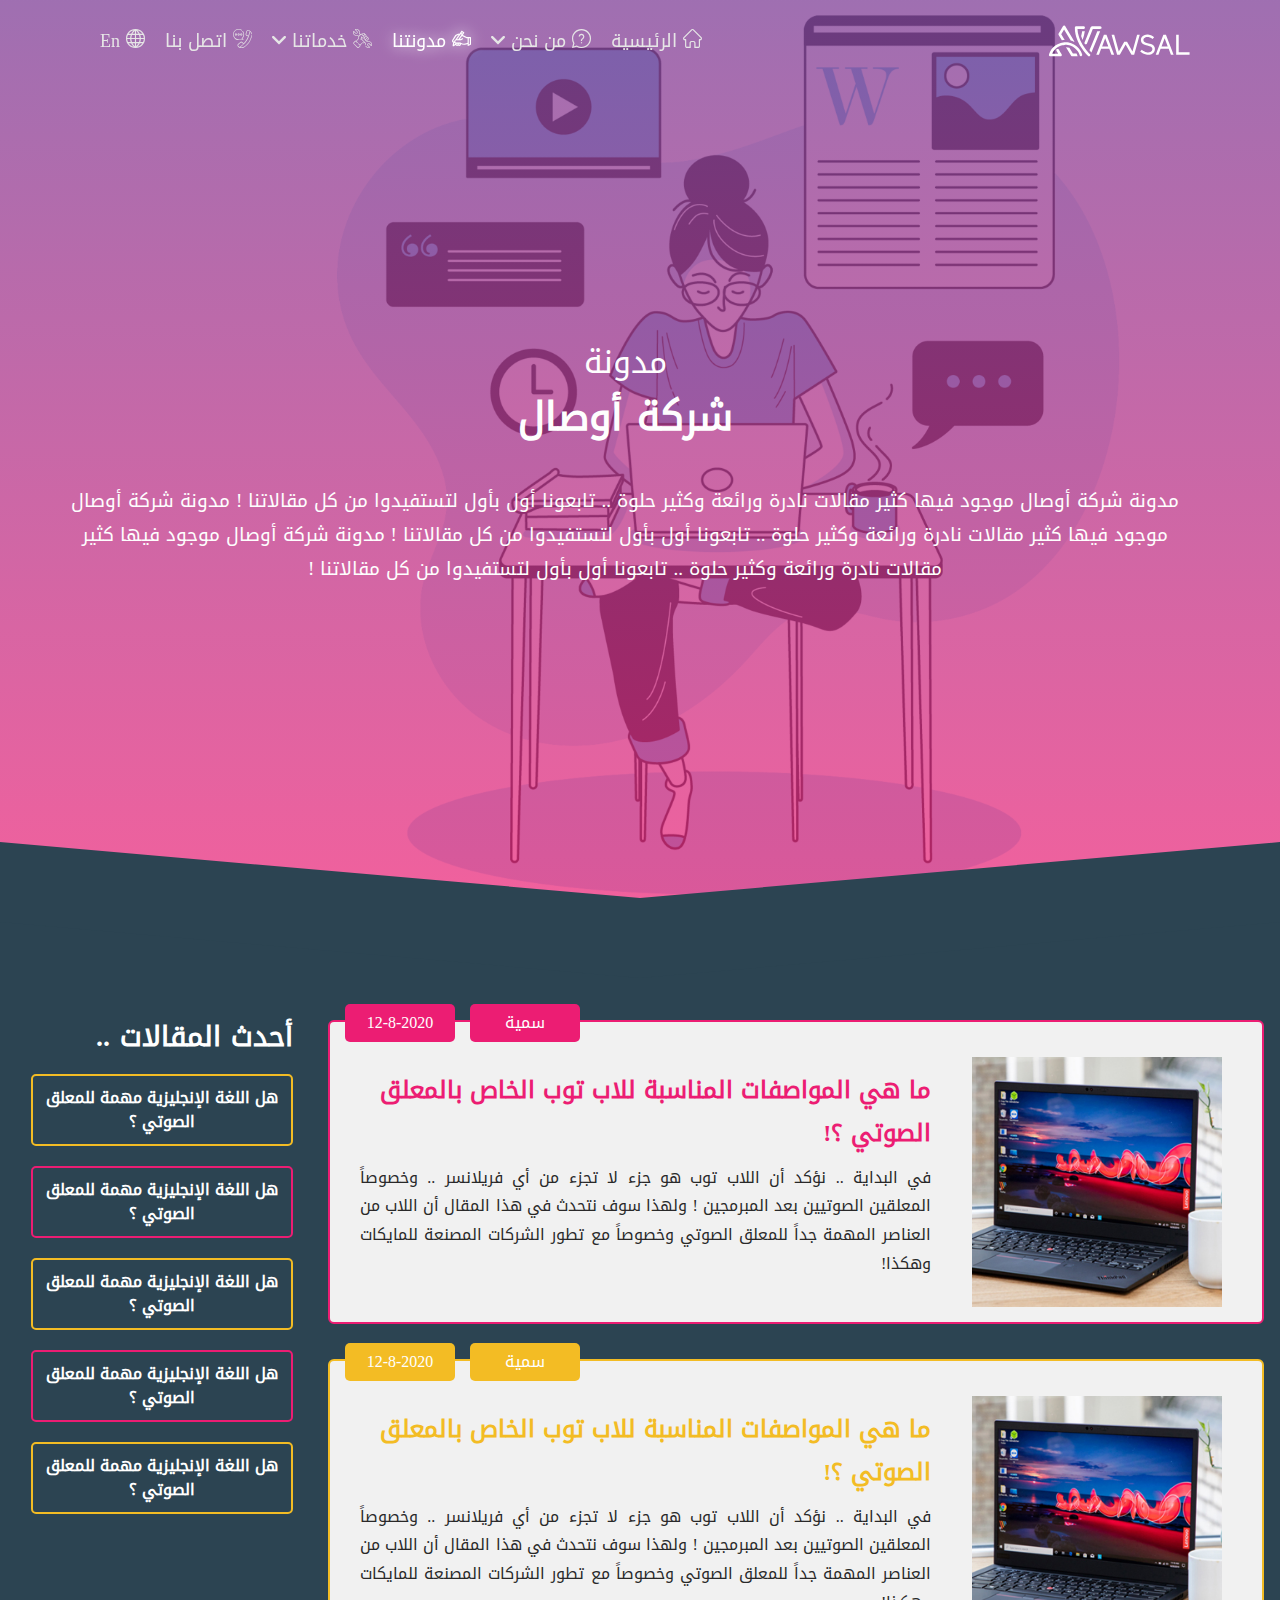
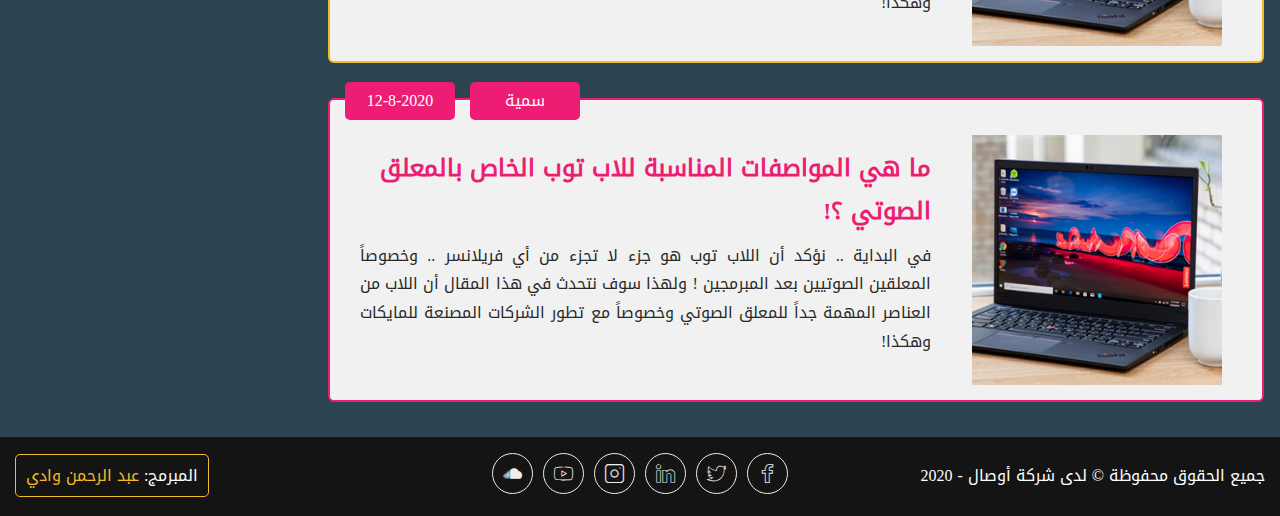
<file: blogger.html>
<!DOCTYPE html>
<html lang="ar">

<head>
    <title>AWSAL</title>
    <meta charset="UTF-8">
    <meta name="viewport" content="width=device-width, initial-scale=1.0">
    <link rel="stylesheet" href="css/bootstrap.min.css" />
    <link rel="stylesheet" href="css/bootstrap-rtl.css" />
    <link rel="stylesheet" href="css/hamburgers.min.css" />
    <link rel="stylesheet" href="styles.css" />
    <link rel="stylesheet" href="css/main.css" />

</head>

<body>

    <div class="loading">

        <!-- Start Svg Logo Loader -->
        <?xml version="1.0" encoding="utf-8"?>
        <svg version="1.1" id="Layer_1" xmlns="http://www.w3.org/2000/svg" xmlns:xlink="http://www.w3.org/1999/xlink"
            x="0px" y="0px" viewBox="0 0 850 350" style="enable-background:new 0 0 850 350;" xml:space="preserve">
            <style type="text/css">
                .st0 {
                    fill: url(#partLogo6_1_);
                }

                .st1 {
                    fill: url(#partLogo5_1_);
                }

                .st2 {
                    fill: url(#partLogo4_1_);
                }

                .st3 {
                    fill: url(#partLogo3_1_);
                }

                .st4 {
                    fill: url(#partLogo2_2_);
                }

                .st5 {
                    fill: url(#partLogo2_3_);
                }

                .st6 {
                    fill: url(#partLogo1_1_);
                }

                .st7 {
                    opacity: 0.2;
                }

                .st8 {
                    fill: url(#SVGID_1_);
                }

                .st9 {
                    fill: url(#SVGID_2_);
                }

                .st10 {
                    fill: url(#SVGID_3_);
                }

                .st11 {
                    fill: url(#SVGID_4_);
                }

                .st12 {
                    fill: url(#SVGID_5_);
                }

                .st13 {
                    fill: url(#SVGID_6_);
                }

                .st14 {
                    fill: url(#SVGID_7_);
                }

                .st15 {
                    opacity: 0.2;
                    fill: url(#shadowLetter1_1_);
                    enable-background: new;
                }

                .st16 {
                    fill: url(#letter1_1_);
                }

                .st17 {
                    opacity: 0.2;
                    fill: url(#shadowLetter2_1_);
                    enable-background: new;
                }

                .st18 {
                    fill: url(#letter2_1_);
                }

                .st19 {
                    opacity: 0.2;
                    fill: url(#shadowLetter3_1_);
                    enable-background: new;
                }

                .st20 {
                    fill: url(#letter3_1_);
                }

                .st21 {
                    opacity: 0.2;
                    fill: url(#shadowLetter4_1_);
                    enable-background: new;
                }

                .st22 {
                    fill: url(#letter4_1_);
                }

                .st23 {
                    opacity: 0.2;
                    fill: url(#shadowLetter5_1_);
                    enable-background: new;
                }

                .st24 {
                    fill: url(#letter5_1_);
                }
            </style>
            <linearGradient id="partLogo6_1_" gradientUnits="userSpaceOnUse" x1="327.1967" y1="137.9341" x2="242.084"
                y2="211.8703" gradientTransform="matrix(1 0 0 -1 0 352)">
                <stop offset="0" style="stop-color:#7F3F97" />
                <stop offset="1" style="stop-color:#EC1D74" />
            </linearGradient>
            <path id="partLogo6" class="st0"
                d="M268.5,187.4l-16.6,40c4,4.5,7.7,8.6,11.1,12.1l27.1-65.2l22.4-54.2h-16.2L268.5,187.4z" />
            <linearGradient id="partLogo5_1_" gradientUnits="userSpaceOnUse" x1="21.7932" y1="209.0314" x2="491.2028"
                y2="209.0314" gradientTransform="matrix(1 0 0 -1 0 352)">
                <stop offset="0.2418" style="stop-color:#7F3F97" />
                <stop offset="0.4465" style="stop-color:#EC1D74" />
                <stop offset="0.9543" style="stop-color:#F3BC24" />
            </linearGradient>
            <path id="partLogo5" class="st1" d="M320.4,99.7c0-0.5-0.1-1-0.2-1.5l0,0c0-0.2-0.1-0.2-0.2-0.4c0-0.1,0-0.2-0.1-0.2
	c-0.1-0.2-0.2-0.6-0.2-0.8c-0.1-0.2-0.2-0.2-0.2-0.4c-0.1-0.1-0.1-0.2-0.2-0.3l0,0c-0.1-0.2-0.2-0.4-0.3-0.6
	c-0.2-0.2-0.3-0.4-0.5-0.6l0,0c-0.2-0.2-0.3-0.4-0.5-0.6c-0.1-0.1-0.2-0.2-0.3-0.2c-0.2-0.1-0.2-0.2-0.4-0.3
	c-0.2-0.1-0.2-0.2-0.4-0.3h-0.1c-0.4-0.2-0.8-0.5-1.2-0.6l0,0l0,0c-0.1-0.1-0.2-0.1-0.3-0.1h-0.1c-0.3-0.2-0.7-0.2-1-0.3l0,0
	c-0.3-0.1-0.6-0.1-0.9-0.1c-0.1,0-0.1,0-0.2,0c-0.2,0-0.2,0-0.4,0l0,0l0,0l0,0H294h-28.4c-0.4,0-0.8,0-1.2,0.1
	c-2.8,0.5-5.1,2.5-5.9,5.2l-17.3,42.9l-17.3,42.7c-1.1,2.8-0.4,5.8,1.5,7.9c0.1,0.1,0.1,0.2,0.2,0.2c0.7,0.7,1.5,1.3,2.5,1.6
	c0.3,0.2,0.6,0.2,1,0.3c0.6,0.2,1.2,0.2,1.8,0.2c2.3,0,4.5-1.1,6-2.9c0.4-0.6,0.7-1.1,1-1.8l32.9-81.7h17.1h14l0,0H313
	c1,0,2-0.2,2.9-0.6c1.8-0.7,3.2-2.1,4-4l0,0l0,0l0,0c0.1-0.1,0.1-0.2,0.1-0.3l0,0c0.2-0.3,0.2-0.7,0.3-1l0,0
	c0.1-0.4,0.1-0.8,0.1-1.1l0,0C320.3,99.9,320.4,99.8,320.4,99.7L320.4,99.7z" />
            <linearGradient id="partLogo4_1_" gradientUnits="userSpaceOnUse" x1="126.1137" y1="316.6255" x2="279.7178"
                y2="137.8027" gradientTransform="matrix(1 0 0 -1 0 352)">
                <stop offset="0" style="stop-color:#7F3F97" />
                <stop offset="1" style="stop-color:#EC1D74" />
            </linearGradient>
            <path id="partLogo4" class="st2" d="M210.4,120.1c-0.3,2.5-0.7,5-1.1,7.6c-1,5.4-2.1,10.7-3.6,15.9c-0.3,1.2-0.7,2.5-1,3.7
	c2.4,7.4,5.3,14.6,8.4,21.4c6-15.4,10.6-31.9,12.6-49.6c-2,0.6-4.1,1-6.4,1C219.2,120.1,210.4,120.1,210.4,120.1z" />
            <linearGradient id="partLogo3_1_" gradientUnits="userSpaceOnUse" x1="113.3209" y1="313.8582" x2="394.933"
                y2="-11.2241" gradientTransform="matrix(1 0 0 -1 0 352)">
                <stop offset="0.2418" style="stop-color:#7F3F97" />
                <stop offset="0.4465" style="stop-color:#EC1D74" />
                <stop offset="0.9543" style="stop-color:#F3BC24" />
            </linearGradient>
            <path id="partLogo3" class="st3" d="M254.2,249c-2.5-2.5-5.1-5.3-7.8-8.3l0,0c-3-3.3-6.2-7-9.5-10.9c-7.6-9.2-15.7-20.1-23.1-32.2
	c-0.1-0.2-0.2-0.3-0.3-0.6c-0.9-1.5-1.8-2.9-2.6-4.5c-1.6-2.8-3.2-5.6-4.6-8.4c-0.2-0.2-0.3-0.6-0.5-0.8c-1.7-3.2-3.3-6.4-4.8-9.7
	c-1.1-2.4-2.1-4.9-3.2-7.3c-2.5-6.1-4.9-12.5-6.8-19c-3.7-12.7-6.3-26-6.9-40h14.4h12.9h7.6c0.5,0,1-0.1,1.5-0.2
	c1.4-0.3,2.8-1,3.7-2.1c0.3-0.3,0.6-0.7,0.9-1.1c0.7-1.1,1.2-2.4,1.3-3.8c0-0.2,0-0.2,0-0.4l0,0c0-2.1-0.9-3.9-2.1-5.3
	c-1.4-1.4-3.2-2.1-5.3-2.1l0,0h-18.9h-23.7c-2.1,0-3.9,0.9-5.3,2.1c-1.4,1.4-2.1,3.2-2.1,5.3c0,24.9,5.4,48.1,13.7,68.9
	c2.1,5.3,4.4,10.4,6.8,15.4l0,0c2.6,5.4,5.4,10.7,8.4,15.8l0,0c2.5,4.3,5,8.4,7.6,12.4c8.2,12.7,17,23.7,25,33
	c4.4,5.1,8.7,9.6,12.5,13.6l0,0c0.2,0.2,0.4,0.4,0.6,0.6c1.4,1.5,3.4,2.2,5.3,2.2c1.1,0,2.1-0.2,3.2-0.7c0.7-0.3,1.4-0.7,1.9-1.3
	l0,0l0,0l0.1-0.1c0.1-0.1,0.1-0.2,0.2-0.2l0,0c0.2-0.2,0.4-0.4,0.6-0.6l0,0c0.1-0.1,0.2-0.2,0.2-0.2c0.1-0.1,0.2-0.2,0.2-0.2
	c0-0.1,0.1-0.1,0.1-0.2c0.2-0.3,0.3-0.6,0.5-0.9l0.2-0.3c0.3-0.8,0.5-1.6,0.5-2.4c0-0.1,0-0.1,0-0.2c0-0.5,0-1-0.2-1.4
	C255.9,251.5,255.3,250.1,254.2,249z" />
            <linearGradient id="partLogo2_2_" gradientUnits="userSpaceOnUse" x1="-36.9663" y1="235.0337" x2="173.6663"
                y2="95.7583" gradientTransform="matrix(1 0 0 -1 0 352)">
                <stop offset="0" style="stop-color:#7F3F97" />
                <stop offset="1" style="stop-color:#EC1D74" />
            </linearGradient>
            <path id="partLogo2_1_" class="st4" d="M147.2,257.5c0.2,0.2,0.2,0.4,0.4,0.6c0.1,0.1,0.1,0.1,0.2,0.2c0.1,0.1,0.2,0.2,0.2,0.3
	c0.1,0.1,0.2,0.2,0.3,0.3l0.1,0.1l0.1,0.1c0.2,0.2,0.3,0.2,0.5,0.4l0,0c0.1,0.1,0.2,0.1,0.2,0.2c0.2,0.2,0.4,0.2,0.6,0.4
	c0,0,0.1,0,0.1,0.1c0,0,0.1,0,0.1,0.1c0.2,0.1,0.2,0.1,0.4,0.2s0.2,0.2,0.4,0.2c0.1,0,0.1,0,0.2,0.1c0.2,0.1,0.5,0.2,0.7,0.2
	c0.1,0,0.1,0,0.2,0h0.1c0.1,0,0.2,0,0.2,0c0.2,0,0.3,0.1,0.5,0.1c0.1,0,0.2,0,0.2,0s0,0,0.1,0h0.1c0.2,0,0.5,0.1,0.7,0.1h0.1l0,0h31
	c-0.2-0.6-0.4-1.1-0.6-1.8c-1.4-4.7-3.3-9.1-5.6-13.2h-20.5l0,0L138,212.9c-6.1-1.9-12.7-3-19.3-3.3L147.2,257.5
	C147.2,257.4,147.2,257.4,147.2,257.5z" />
            <linearGradient id="partLogo2_3_" gradientUnits="userSpaceOnUse" x1="91.3796" y1="217.0664" x2="269.3554"
                y2="220.5055" gradientTransform="matrix(1 0 0 -1 0 352)">
                <stop offset="0.2418" style="stop-color:#7F3F97" />
                <stop offset="0.8317" style="stop-color:#F3BC24" />
                <stop offset="0.8457" style="stop-color:#EC1D74" />
            </linearGradient>
            <path id="partLogo2" class="st5" d="M76.2,137L76.2,137c0,0.2,0,0.4,0.1,0.6c0,0.1,0,0.2,0,0.2c0,0.2,0.1,0.2,0.1,0.4
	c0,0.1,0,0.1,0,0.2v0.1v0.1c0.1,0.2,0.1,0.3,0.2,0.6c0,0.1,0.1,0.2,0.1,0.2c0,0,0,0,0,0.1v0.1c0,0.1,0.1,0.2,0.1,0.3
	c0.1,0.2,0.2,0.5,0.3,0.6l0,0l17.5,29.3l0.7,1.3c5.3-1,10.7-1.7,16.2-1.9L92,136.5l16-26.7l37.7,63c6.8,1.9,13.5,4.4,20,7.6
	c0-0.2,0.1-0.5,0.1-0.7c0.1-1.4-0.2-2.9-1-4.2l-50-84c-0.2-0.4-0.5-0.7-0.8-1.1c-0.1-0.1-0.2-0.2-0.2-0.2c-0.3-0.3-0.6-0.6-1-0.9
	c0,0,0,0-0.1,0c-0.3-0.2-0.7-0.5-1-0.6c-0.1-0.1-0.2-0.1-0.3-0.2c-0.4-0.2-0.8-0.3-1.2-0.4H110c-0.4-0.1-0.8-0.2-1.2-0.2
	c-0.1,0-0.2,0-0.3,0c-0.4,0-0.9,0-1.3,0.1h-0.1c-0.4,0.1-0.8,0.2-1.2,0.3c-0.1,0-0.2,0.1-0.3,0.1c-0.4,0.2-0.8,0.3-1.2,0.6
	c-1.1,0.7-2.1,1.7-2.6,2.7l0,0l-0.1,0.1l-15.9,26.7l-8.6,14.4c-0.2,0.2-0.2,0.4-0.3,0.6c0,0,0,0,0,0.1c-0.1,0.1-0.1,0.2-0.2,0.3
	c-0.1,0.1-0.1,0.2-0.2,0.3c0,0.1,0,0.1-0.1,0.2c0,0.1-0.1,0.2-0.1,0.3c0,0.1,0,0.1-0.1,0.2c-0.1,0.2-0.1,0.3-0.1,0.5c0,0,0,0,0,0.1
	c0,0.1,0,0.1,0,0.2s0,0.2,0,0.2c0,0.1,0,0.2,0,0.2s0,0.2,0,0.2c0,0.2,0,0.2,0,0.4c0,0.2,0,0.2,0,0.4C76.2,136.9,76.2,136.9,76.2,137
	z" />
            <linearGradient id="partLogo1_1_" gradientUnits="userSpaceOnUse" x1="-63.1432" y1="109.0223" x2="416.5831"
                y2="156.3071" gradientTransform="matrix(1 0 0 -1 0 352)">
                <stop offset="0.2418" style="stop-color:#7F3F97" />
                <stop offset="0.4465" style="stop-color:#EC1D74" />
                <stop offset="0.9543" style="stop-color:#F3BC24" />
            </linearGradient>
            <path id="partLogo1" class="st6" d="M22.8,257.2c0.9,1.8,2.5,3.3,4.6,4c0.7,0.2,1.4,0.3,2.1,0.3c0.2,0,0.6,0,0.8-0.1
	c0.1,0,0.1,0,0.2,0l19.2,0.1l38.1,0.2l0,0l0,0l0,0c0,0,0,0,0.1,0c0,0,0,0,0.1,0c0.2,0,0.6,0,0.8-0.1c0.1,0,0.2,0,0.3-0.1
	c0.2,0,0.4-0.1,0.6-0.2l0,0c0.1,0,0.2,0,0.2-0.1c0.1,0,0.2-0.1,0.2-0.1c0.5-0.2,1-0.4,1.4-0.6l0,0h0.1l0.1-0.1l0,0
	c0.1-0.1,0.2-0.2,0.3-0.2c0.1-0.1,0.2-0.2,0.3-0.2c0.1-0.1,0.2-0.1,0.2-0.2c0,0,0.1,0,0.1-0.1c0.1-0.1,0.2-0.2,0.3-0.2
	c0.1-0.1,0.2-0.2,0.2-0.2c0.1-0.1,0.2-0.2,0.2-0.2l0.1-0.1c0.1-0.1,0.2-0.2,0.2-0.2c0.1-0.1,0.2-0.2,0.2-0.3c0-0.1,0.1-0.1,0.1-0.2
	l0.1-0.1c0.1-0.1,0.2-0.2,0.2-0.3c0.1-0.1,0.1-0.2,0.2-0.3v-0.1c0-0.1,0.1-0.2,0.1-0.2c0.1-0.2,0.1-0.2,0.2-0.4
	c0-0.1,0.1-0.2,0.1-0.2v-0.1c0-0.1,0-0.1,0-0.2s0.1-0.2,0.1-0.2c0-0.1,0-0.1,0.1-0.2c0-0.1,0-0.1,0-0.2s0-0.1,0-0.2
	c0-0.1,0-0.2,0.1-0.2c0-0.1,0.1-0.2,0.1-0.3s0-0.2,0-0.3c0-0.2,0-0.3,0-0.4s0-0.1,0-0.2l0,0l0,0c0-0.1,0-0.1,0-0.2
	c0-0.2,0-0.3,0-0.5c0-0.1,0-0.2,0-0.3c0-0.1,0-0.2-0.1-0.3v-0.1c0-0.1,0-0.2-0.1-0.3c0-0.2-0.1-0.2-0.1-0.4c0-0.2-0.1-0.2-0.1-0.4
	c0-0.1-0.1-0.2-0.1-0.3c-0.1-0.2-0.1-0.2-0.2-0.4l0,0c0-0.1-0.1-0.2-0.1-0.2c-0.1-0.1-0.1-0.2-0.2-0.2c0-0.1-0.1-0.1-0.1-0.2
	c0,0,0,0,0-0.1v-0.1l-7.2-12.1L78,223.2l0,0c-0.2-0.4-0.5-0.7-0.8-1.1c-0.1-0.1-0.2-0.2-0.2-0.2c-0.3-0.3-0.6-0.6-1-0.9
	c0,0,0,0-0.1,0c-0.3-0.2-0.7-0.5-1-0.6c-0.1-0.1-0.2-0.1-0.3-0.2c-0.4-0.2-0.8-0.3-1.2-0.4h-0.1c-0.4-0.1-0.8-0.2-1.2-0.2
	c-0.1,0-0.2,0-0.3,0c-0.4,0-0.9,0-1.3,0.1h-0.1c-0.4,0.1-0.8,0.2-1.2,0.3c-0.1,0-0.2,0.1-0.3,0.1c-0.4,0.2-0.8,0.3-1.2,0.6l0,0
	c-3.5,2.1-4.7,6.7-2.5,10.3l4.5,7.6l4.8,8l-19.6,0.1l-14.7-0.1c10.5-23.8,31.9-41.4,57-47.5c4.5-1.1,9.1-1.8,13.8-2.1
	c1.8-0.2,3.7-0.2,5.6-0.2c4.1,0,8.3,0.3,12.3,0.9c6.1,0.9,12.1,2.5,17.8,4.6c8.2,3.1,15.8,7.6,22.5,13c6.3,5.1,11.8,11.1,16.4,17.9
	c2.7,4.1,5.2,8.4,7.2,12.9c1.4,3,2.5,6.2,3.5,9.5l0,0c0.2,0.5,0.3,0.9,0.6,1.3c0.1,0.2,0.2,0.2,0.2,0.4c0.2,0.2,0.3,0.6,0.6,0.8
	c0.1,0.2,0.2,0.2,0.3,0.4c0.2,0.2,0.4,0.4,0.6,0.6c0.1,0.1,0.2,0.2,0.3,0.3c0.2,0.2,0.6,0.4,0.9,0.6c0.1,0.1,0.2,0.1,0.2,0.2
	c0.4,0.2,0.8,0.4,1.2,0.5c0.1,0,0.2,0.1,0.3,0.1c0.3,0.1,0.6,0.2,1,0.2c0.2,0,0.3,0,0.5,0c0.2,0,0.3,0,0.5,0c0.2,0,0.3,0,0.5,0
	c0.2,0,0.2,0,0.4,0c0.3,0,0.6-0.1,0.9-0.2h0.1l0,0c0.1,0,0.2,0,0.3-0.1c3.8-1.2,6-5.2,5-9.1c0-0.1,0-0.2-0.1-0.3
	c-0.5-1.6-1-3.1-1.6-4.6c-1.7-4.5-3.7-9-6-13.3c-6.8-12.3-16.2-23.3-27.5-31.8c-2.1-1.6-4.4-3.1-6.6-4.5c-5.3-3.3-10.7-6.1-16.5-8.4
	c-4.8-1.9-9.7-3.3-14.8-4.5c-0.7-0.2-1.4-0.3-2.1-0.5c-5.3-1-10.7-1.6-16.1-1.8c-1,0-1.9-0.1-2.9-0.1c-4.7,0-9.4,0.3-14,1
	c-4.5,0.6-9,1.6-13.4,2.9c-10.2,2.9-19.8,7.5-28.7,13.7c-1.1,0.8-2.1,1.5-3.3,2.4c-2,1.5-3.9,3.1-5.8,4.8c-1,1-2.1,1.9-3.1,2.9l0,0
	C38.1,219.1,30.2,230.9,25,244c-1,2.6-2,5.3-2.8,8c-0.4,1.3-0.4,2.5-0.1,3.7C22.4,256.2,22.5,256.6,22.8,257.2z" />
            <g id="shadowLogo" class="st7">
                <g>

                    <linearGradient id="SVGID_1_" gradientUnits="userSpaceOnUse" x1="94.9612" y1="216.8276"
                        x2="272.9371" y2="220.2667" gradientTransform="matrix(1 0 0 -1 0 352)">
                        <stop offset="0.2418" style="stop-color:#7F3F97" />
                        <stop offset="0.8317" style="stop-color:#F3BC24" />
                        <stop offset="0.8457" style="stop-color:#EC1D74" />
                    </linearGradient>
                    <path class="st8" d="M79.8,137.2L79.8,137.2c0,0.2,0,0.4,0.1,0.6c0,0.1,0,0.2,0,0.2c0,0.2,0.1,0.2,0.1,0.4c0,0.1,0,0.1,0,0.2v0.1
			v0.1c0.1,0.2,0.1,0.3,0.2,0.6c0,0.1,0.1,0.2,0.1,0.2c0,0,0,0,0,0.1v0.1c0,0.1,0.1,0.2,0.1,0.3c0.1,0.2,0.2,0.5,0.3,0.6l0,0
			l17.5,29.3l0.7,1.3c5.3-1,10.7-1.7,16.2-1.9l-19.4-32.5l16-26.7l37.7,63c6.8,1.9,13.5,4.4,20,7.6c0-0.2,0.1-0.5,0.1-0.7
			c0.1-1.4-0.2-2.9-1-4.2l-50-84c-0.2-0.4-0.5-0.7-0.8-1.1c-0.1-0.1-0.2-0.2-0.2-0.2c-0.3-0.3-0.6-0.6-1-0.9c0,0,0,0-0.1,0
			c-0.3-0.2-0.7-0.5-1-0.6c-0.1-0.1-0.2-0.1-0.3-0.2c-0.4-0.2-0.8-0.3-1.2-0.4h-0.1c-0.4-0.1-0.8-0.2-1.2-0.2c-0.1,0-0.2,0-0.3,0
			c-0.4,0-0.9,0-1.3,0.1h-0.1c-0.4,0.1-0.8,0.2-1.2,0.3c-0.1,0-0.2,0.1-0.3,0.1c-0.4,0.2-0.8,0.3-1.2,0.6c-1.1,0.7-2.1,1.7-2.6,2.7
			l0,0l-0.1,0.1l-15.9,26.7l-8.6,14.4c-0.2,0.2-0.2,0.4-0.3,0.6c0,0,0,0,0,0.1c-0.1,0.1-0.1,0.2-0.2,0.3c-0.1,0.1-0.1,0.2-0.2,0.3
			c0,0.1,0,0.1-0.1,0.2c0,0.1-0.1,0.2-0.1,0.3c0,0.1,0,0.1-0.1,0.2c-0.1,0.2-0.1,0.3-0.1,0.5c0,0,0,0,0,0.1c0,0.1,0,0.1,0,0.2
			s0,0.2,0,0.2c0,0.1,0,0.2,0,0.2s0,0.2,0,0.2c0,0.2,0,0.2,0,0.4c0,0.2,0,0.2,0,0.4C79.8,137.2,79.8,137.2,79.8,137.2z" />

                    <linearGradient id="SVGID_2_" gradientUnits="userSpaceOnUse" x1="-33.3869" y1="234.7967"
                        x2="177.2456" y2="95.5213" gradientTransform="matrix(1 0 0 -1 0 352)">
                        <stop offset="0" style="stop-color:#7F3F97" />
                        <stop offset="1" style="stop-color:#EC1D74" />
                    </linearGradient>
                    <path class="st9" d="M150.8,257.8c0.2,0.2,0.2,0.4,0.4,0.6c0.1,0.1,0.1,0.1,0.2,0.2c0.1,0.1,0.2,0.2,0.2,0.3
			c0.1,0.1,0.2,0.2,0.3,0.3l0.1,0.1l0.1,0.1c0.2,0.2,0.3,0.2,0.5,0.4l0,0c0.1,0.1,0.2,0.1,0.2,0.2c0.2,0.2,0.4,0.2,0.6,0.4
			c0,0,0.1,0,0.1,0.1c0,0,0.1,0,0.1,0.1c0.2,0.1,0.2,0.1,0.4,0.2s0.2,0.2,0.4,0.2c0.1,0,0.1,0,0.2,0.1c0.2,0.1,0.5,0.2,0.7,0.2
			c0.1,0,0.1,0,0.2,0h0.1c0.1,0,0.2,0,0.2,0c0.2,0,0.3,0.1,0.5,0.1c0.1,0,0.2,0,0.2,0s0,0,0.1,0h0.1c0.2,0,0.5,0.1,0.7,0.1h0.1l0,0
			h31c-0.2-0.6-0.4-1.1-0.6-1.8c-1.4-4.7-3.3-9.1-5.6-13.2h-20.5l0,0l-19.8-33.1c-6.1-1.9-12.7-3-19.3-3.3L150.8,257.8
			C150.8,257.7,150.8,257.7,150.8,257.8z" />

                    <linearGradient id="SVGID_3_" gradientUnits="userSpaceOnUse" x1="-59.5767" y1="108.9411"
                        x2="420.1496" y2="156.226" gradientTransform="matrix(1 0 0 -1 0 352)">
                        <stop offset="0.2418" style="stop-color:#7F3F97" />
                        <stop offset="0.4465" style="stop-color:#EC1D74" />
                        <stop offset="0.9543" style="stop-color:#F3BC24" />
                    </linearGradient>
                    <path class="st10" d="M26.4,257.4c0.9,1.8,2.5,3.3,4.6,4c0.7,0.2,1.4,0.3,2.1,0.3c0.2,0,0.6,0,0.8-0.1c0.1,0,0.1,0,0.2,0l19.2,0.1
			l38.1,0.2l0,0l0,0l0,0c0,0,0,0,0.1,0c0,0,0,0,0.1,0c0.2,0,0.6,0,0.8-0.1c0.1,0,0.2,0,0.3-0.1c0.2,0,0.4-0.1,0.6-0.2l0,0
			c0.1,0,0.2,0,0.2-0.1c0.1,0,0.2-0.1,0.2-0.1c0.5-0.2,1-0.4,1.4-0.6l0,0h0.1l0.1-0.1l0,0c0.1-0.1,0.2-0.2,0.3-0.2
			c0.1-0.1,0.2-0.2,0.3-0.2c0.1-0.1,0.2-0.1,0.2-0.2c0,0,0.1,0,0.1-0.1c0.1-0.1,0.2-0.2,0.3-0.2c0.1-0.1,0.2-0.2,0.2-0.2
			c0.1-0.1,0.2-0.2,0.2-0.2l0.1-0.1c0.1-0.1,0.2-0.2,0.2-0.2c0.1-0.1,0.2-0.2,0.2-0.3c0-0.1,0.1-0.1,0.1-0.2l0.1-0.1
			c0.1-0.1,0.2-0.2,0.2-0.3c0.1-0.1,0.1-0.2,0.2-0.3v-0.1c0-0.1,0.1-0.2,0.1-0.2c0.1-0.2,0.1-0.2,0.2-0.4c0-0.1,0.1-0.2,0.1-0.2
			v-0.1c0-0.1,0-0.1,0-0.2s0.1-0.2,0.1-0.2c0-0.1,0-0.1,0.1-0.2c0-0.1,0-0.1,0-0.2c0-0.1,0-0.1,0-0.2s0-0.2,0.1-0.2
			c0-0.1,0.1-0.2,0.1-0.3c0-0.1,0-0.2,0-0.3c0-0.2,0-0.3,0-0.4c0-0.1,0-0.1,0-0.2l0,0l0,0c0-0.1,0-0.1,0-0.2c0-0.2,0-0.3,0-0.5
			c0-0.1,0-0.2,0-0.3s0-0.2-0.1-0.3v-0.1c0-0.1,0-0.2-0.1-0.3c0-0.2-0.1-0.2-0.1-0.4c0-0.2-0.1-0.2-0.1-0.4c0-0.1-0.1-0.2-0.1-0.3
			c-0.1-0.2-0.1-0.2-0.2-0.4l0,0c0-0.1-0.1-0.2-0.1-0.2c-0.1-0.1-0.1-0.2-0.2-0.2c0-0.1-0.1-0.1-0.1-0.2c0,0,0,0,0-0.1v-0.1
			l-7.2-12.1l-8.9-14.9l0,0c-0.2-0.4-0.5-0.7-0.8-1.1c-0.1-0.1-0.2-0.2-0.2-0.2c-0.3-0.3-0.6-0.6-1-0.9c0,0,0,0-0.1,0
			c-0.3-0.2-0.7-0.5-1-0.6c-0.1-0.1-0.2-0.1-0.3-0.2c-0.4-0.2-0.8-0.3-1.2-0.4h-0.1c-0.4-0.1-0.8-0.2-1.2-0.2c-0.1,0-0.2,0-0.3,0
			c-0.4,0-0.9,0-1.3,0.1H74c-0.4,0.1-0.8,0.2-1.2,0.3c-0.1,0-0.2,0.1-0.3,0.1c-0.4,0.2-0.8,0.3-1.2,0.6l0,0
			c-3.5,2.1-4.7,6.7-2.5,10.3l4.5,7.6l4.8,8l-19.6-0.1l-14.7-0.1c10.5-23.8,31.9-41.4,57-47.5c4.5-1.1,9.1-1.8,13.8-2.1
			c1.8-0.2,3.7-0.2,5.6-0.2c4.1,0,8.3,0.3,12.3,0.9c6.1,0.9,12.1,2.5,17.8,4.6c8.2,3.1,15.8,7.6,22.5,13
			c6.3,5.1,11.8,11.1,16.4,17.9c2.7,4.1,5.2,8.4,7.2,12.9c1.4,3,2.5,6.2,3.5,9.5l0,0c0.2,0.5,0.3,0.9,0.6,1.3
			c0.1,0.2,0.2,0.2,0.2,0.4c0.2,0.2,0.3,0.6,0.6,0.8c0.1,0.2,0.2,0.2,0.3,0.4c0.2,0.2,0.4,0.4,0.6,0.6c0.1,0.1,0.2,0.2,0.3,0.3
			c0.2,0.2,0.6,0.4,0.9,0.6c0.1,0.1,0.2,0.1,0.2,0.2c0.4,0.2,0.8,0.4,1.2,0.5c0.1,0,0.2,0.1,0.3,0.1c0.3,0.1,0.6,0.2,1,0.2
			c0.2,0,0.3,0,0.5,0c0.2,0,0.3,0,0.5,0c0.2,0,0.3,0,0.5,0c0.2,0,0.2,0,0.4,0c0.3,0,0.6-0.1,0.9-0.2h0.1l0,0c0.1,0,0.2,0,0.3-0.1
			c3.8-1.2,6-5.2,5-9.1c0-0.1,0-0.2-0.1-0.3c-0.5-1.6-1-3.1-1.6-4.6c-1.7-4.5-3.7-9-6-13.3c-6.8-12.3-16.2-23.3-27.5-31.8
			c-2.1-1.6-4.4-3.1-6.6-4.5c-5.3-3.3-10.7-6.1-16.5-8.4c-4.8-1.9-9.7-3.3-14.8-4.5c-0.7-0.2-1.4-0.3-2.1-0.5
			c-5.3-1-10.7-1.6-16.1-1.8c-1,0-1.9-0.1-2.9-0.1c-4.7,0-9.4,0.3-14,1c-4.5,0.6-9,1.6-13.4,2.9c-10.2,2.9-19.8,7.5-28.7,13.7
			c-1.1,0.8-2.1,1.5-3.3,2.4c-2,1.5-3.9,3.1-5.8,4.8c-1,1-2.1,1.9-3.1,2.9l0,0c-10.1,9.8-18.1,21.7-23.2,34.7c-1,2.6-2,5.3-2.8,8
			c-0.4,1.3-0.4,2.5-0.1,3.7C26,256.4,26.1,256.9,26.4,257.4z" />
                </g>
                <g>

                    <linearGradient id="SVGID_4_" gradientUnits="userSpaceOnUse" x1="330.776" y1="137.6978"
                        x2="245.6632" y2="211.6341" gradientTransform="matrix(1 0 0 -1 0 352)">
                        <stop offset="0" style="stop-color:#7F3F97" />
                        <stop offset="1" style="stop-color:#EC1D74" />
                    </linearGradient>
                    <path class="st11"
                        d="M272.1,187.6l-16.6,40c4,4.5,7.7,8.6,11.1,12.1l27.1-65.2l22.4-54.2H300L272.1,187.6z" />

                    <linearGradient id="SVGID_5_" gradientUnits="userSpaceOnUse" x1="116.9003" y1="313.6227"
                        x2="398.5123" y2="-11.4597" gradientTransform="matrix(1 0 0 -1 0 352)">
                        <stop offset="0.2418" style="stop-color:#7F3F97" />
                        <stop offset="0.4465" style="stop-color:#EC1D74" />
                        <stop offset="0.9543" style="stop-color:#F3BC24" />
                    </linearGradient>
                    <path class="st12" d="M257.8,249.2c-2.5-2.5-5.1-5.3-7.8-8.3l0,0c-3-3.3-6.2-7-9.5-10.9c-7.6-9.2-15.7-20.1-23.1-32.2
			c-0.1-0.2-0.2-0.3-0.3-0.6c-0.9-1.5-1.8-2.9-2.6-4.5c-1.6-2.8-3.2-5.6-4.6-8.4c-0.2-0.2-0.3-0.6-0.5-0.8c-1.7-3.2-3.3-6.4-4.8-9.7
			c-1.1-2.4-2.1-4.9-3.2-7.3c-2.5-6.1-4.9-12.5-6.8-19c-3.7-12.7-6.3-26-6.9-40h14.4H215h7.6c0.5,0,1-0.1,1.5-0.2
			c1.4-0.3,2.8-1,3.7-2.1c0.3-0.3,0.6-0.7,0.9-1.1c0.7-1.1,1.2-2.4,1.3-3.8c0-0.2,0-0.2,0-0.4l0,0c0-2.1-0.9-3.9-2.1-5.3
			c-1.4-1.4-3.2-2.1-5.3-2.1l0,0h-18.9H180c-2.1,0-3.9,0.9-5.3,2.1c-1.4,1.4-2.1,3.2-2.1,5.3c0,24.9,5.4,48.1,13.7,68.9
			c2.1,5.3,4.4,10.4,6.8,15.4l0,0c2.6,5.4,5.4,10.7,8.4,15.8l0,0c2.5,4.3,5,8.4,7.6,12.4c8.2,12.7,17,23.7,25,33
			c4.4,5.1,8.7,9.6,12.5,13.6l0,0c0.2,0.2,0.4,0.4,0.6,0.6c1.4,1.5,3.4,2.2,5.3,2.2c1.1,0,2.1-0.2,3.2-0.7c0.7-0.3,1.4-0.7,1.9-1.3
			l0,0l0,0l0.1-0.1c0.1-0.1,0.1-0.2,0.2-0.2l0,0c0.2-0.2,0.4-0.4,0.6-0.6l0,0c0.1-0.1,0.2-0.2,0.2-0.2c0.1-0.1,0.2-0.2,0.2-0.2
			c0-0.1,0.1-0.1,0.1-0.2c0.2-0.3,0.3-0.6,0.5-0.9l0.2-0.3c0.3-0.8,0.5-1.6,0.5-2.4c0-0.1,0-0.1,0-0.2c0-0.5,0-1-0.2-1.4
			C259.5,251.6,258.9,250.3,257.8,249.2z" />

                    <linearGradient id="SVGID_6_" gradientUnits="userSpaceOnUse" x1="129.6931" y1="316.39" x2="283.2972"
                        y2="137.5672" gradientTransform="matrix(1 0 0 -1 0 352)">
                        <stop offset="0" style="stop-color:#7F3F97" />
                        <stop offset="1" style="stop-color:#EC1D74" />
                    </linearGradient>
                    <path class="st13" d="M214,120.4c-0.3,2.5-0.7,5-1.1,7.6c-1,5.4-2.1,10.7-3.6,15.9c-0.3,1.2-0.7,2.5-1,3.7
			c2.4,7.4,5.3,14.6,8.4,21.4c6-15.4,10.6-31.9,12.6-49.6c-2,0.6-4.1,1-6.4,1C222.8,120.4,214,120.4,214,120.4z" />

                    <linearGradient id="SVGID_7_" gradientUnits="userSpaceOnUse" x1="25.3748" y1="208.6732"
                        x2="494.7844" y2="208.6732" gradientTransform="matrix(1 0 0 -1 0 352)">
                        <stop offset="0.2418" style="stop-color:#7F3F97" />
                        <stop offset="0.4465" style="stop-color:#EC1D74" />
                        <stop offset="0.9543" style="stop-color:#F3BC24" />
                    </linearGradient>
                    <path class="st14" d="M324,99.9c0-0.5-0.1-1-0.2-1.5l0,0c0-0.2-0.1-0.2-0.2-0.4c0-0.1,0-0.2-0.1-0.2c-0.1-0.2-0.2-0.6-0.2-0.8
			c-0.1-0.2-0.2-0.2-0.2-0.4c-0.1-0.1-0.1-0.2-0.2-0.3l0,0c-0.1-0.2-0.2-0.4-0.3-0.6c-0.2-0.2-0.3-0.4-0.5-0.6l0,0
			c-0.2-0.2-0.3-0.4-0.5-0.6c-0.1-0.1-0.2-0.2-0.3-0.2c-0.2-0.1-0.2-0.2-0.4-0.3c-0.2-0.1-0.2-0.2-0.4-0.3h-0.1
			c-0.4-0.2-0.8-0.5-1.2-0.6l0,0l0,0c-0.1-0.1-0.2-0.1-0.3-0.1h-0.1c-0.3-0.2-0.7-0.2-1-0.3l0,0c-0.3-0.1-0.6-0.1-0.9-0.1
			c-0.1,0-0.1,0-0.2,0c-0.2,0-0.2,0-0.4,0l0,0l0,0l0,0h-18.9h-28.4c-0.4,0-0.8,0-1.2,0.1c-2.8,0.5-5.1,2.5-5.9,5.2l-17.3,42.9
			l-17.3,42.9c-1.1,2.8-0.4,5.8,1.5,7.9c0.1,0.1,0.1,0.2,0.2,0.2c0.7,0.7,1.5,1.3,2.5,1.6c0.3,0.2,0.6,0.2,1,0.3
			c0.6,0.2,1.2,0.2,1.8,0.2c2.3,0,4.5-1.1,6-2.9c0.4-0.6,0.7-1.1,1-1.8l32.9-81.7h17.1h14l0,0h11.2c1,0,2-0.2,2.9-0.6
			c1.8-0.7,3.2-2.1,4-4l0,0l0,0l0,0c0.1-0.1,0.1-0.2,0.1-0.3l0,0c0.2-0.3,0.2-0.7,0.3-1l0,0c0.1-0.4,0.1-0.8,0.1-1.1l0,0
			C323.9,100.1,324,100.1,324,99.9L324,99.9z" />
                </g>
            </g>
            <g id="letter01">

                <linearGradient id="shadowLetter1_1_" gradientUnits="userSpaceOnUse" x1="250.037" y1="180.053"
                    x2="884.6036" y2="-12.527" gradientTransform="matrix(1 0 0 -1 0 352)">
                    <stop offset="0.2418" style="stop-color:#7F3F97" />
                    <stop offset="0.4465" style="stop-color:#EC1D74" />
                    <stop offset="0.9543" style="stop-color:#F3BC24" />
                </linearGradient>
                <path id="shadowLetter1" class="st15" d="M373.8,219.4h-45.9l-12.4,32.7h-15.2l43.3-112.4h14.6l43.4,112.4h-15.3L373.8,219.4z
		 M350.9,160l-17.5,45.5h34.9L350.9,160z" />

                <linearGradient id="letter1_1_" gradientUnits="userSpaceOnUse" x1="240.3248" y1="180.1016" x2="874.8914"
                    y2="-12.4783" gradientTransform="matrix(1 0 0 -1 0 352)">
                    <stop offset="0.2418" style="stop-color:#7F3F97" />
                    <stop offset="0.4465" style="stop-color:#EC1D74" />
                    <stop offset="0.9543" style="stop-color:#F3BC24" />
                </linearGradient>
                <path id="letter1" class="st16" d="M364,219.4h-45.9l-12.4,32.7h-15.2l43.3-112.5h14.6L391.8,252h-15.3L364,219.4z M341.2,160
		l-17.5,45.5h34.9L341.2,160z" />
            </g>
            <g id="letter02">

                <linearGradient id="shadowLetter2_1_" gradientUnits="userSpaceOnUse" x1="254.2734" y1="225.3857"
                    x2="888.84" y2="32.8059" gradientTransform="matrix(1 0 0 -1 0 352)">
                    <stop offset="0.2418" style="stop-color:#7F3F97" />
                    <stop offset="0.4465" style="stop-color:#EC1D74" />
                    <stop offset="0.9543" style="stop-color:#F3BC24" />
                </linearGradient>
                <path id="shadowLetter2" class="st17" d="M466.6,194.2l-33,57.9h-15.2l-31.4-112.4h14.9l26,94l30.8-53.9h15.9l30.7,53.9l26.2-94
		h14.9L515,252h-15.2L466.6,194.2z" />

                <linearGradient id="letter2_1_" gradientUnits="userSpaceOnUse" x1="244.5532" y1="225.4081" x2="879.1198"
                    y2="32.8282" gradientTransform="matrix(1 0 0 -1 0 352)">
                    <stop offset="0.2418" style="stop-color:#7F3F97" />
                    <stop offset="0.4465" style="stop-color:#EC1D74" />
                    <stop offset="0.9543" style="stop-color:#F3BC24" />
                </linearGradient>
                <path id="letter2" class="st18" d="M456.9,194.2l-33,57.9h-15.2l-31.4-112.4h14.9l26,94l30.8-53.9H465l30.7,53.9l26.2-94h14.9
		L505.3,252h-15.2L456.9,194.2z" />
            </g>
            <g id="letter03">

                <linearGradient id="shadowLetter3_1_" gradientUnits="userSpaceOnUse" x1="258.6436" y1="257.2579"
                    x2="893.2101" y2="64.678" gradientTransform="matrix(1 0 0 -1 0 352)">
                    <stop offset="0.2418" style="stop-color:#7F3F97" />
                    <stop offset="0.4465" style="stop-color:#EC1D74" />
                    <stop offset="0.9543" style="stop-color:#F3BC24" />
                </linearGradient>
                <path id="shadowLetter3" class="st19" d="M582.6,251.9c-11.7-2.3-23.2-8.2-33.5-17.1l9.4-10.5c8.3,7.3,17.7,12.1,27,14
		c7.9,1.8,15.6,1.2,21.8-1.8c4.1-1.9,11.3-6.6,11.3-16.2c0-11.8-12.6-16.1-25-18.4c-1.2-0.1-18.9-3.8-25.9-7.9
		c-9.5-5.7-14.5-14.2-14.5-24.7c0-5.8,1.9-11.4,5.3-16.2c3.4-4.4,7.9-8,13.3-10.5c7.9-3.8,17.2-4.8,26.7-3.4
		c10.2,1.8,20.8,6.6,29.8,14.2l-9.1,11c-16.2-13.4-32-13.7-41.5-9.4c-6.4,3.1-10.2,8.5-10.2,14.2c0,10.7,9.2,14.9,23.7,18
		c6,1.5,18.4,3.5,25.9,7.7c10.2,5.7,15.6,14.5,15.6,25.4c0,6.4-1.8,12.4-5.4,17.7c-3.4,4.7-8.3,8.3-14,11.3
		c-6,3.1-12.1,3.9-19.1,3.9C590.2,253.2,586.4,252.8,582.6,251.9z" />

                <linearGradient id="letter3_1_" gradientUnits="userSpaceOnUse" x1="248.9111" y1="257.2397" x2="883.4777"
                    y2="64.6597" gradientTransform="matrix(1 0 0 -1 0 352)">
                    <stop offset="0.2418" style="stop-color:#7F3F97" />
                    <stop offset="0.4465" style="stop-color:#EC1D74" />
                    <stop offset="0.9543" style="stop-color:#F3BC24" />
                </linearGradient>
                <path id="letter3" class="st20" d="M572.8,251.9c-11.7-2.3-23.2-8.2-33.5-17.1l9.4-10.5c8.3,7.3,17.7,12.1,27,14
		c7.9,1.8,15.6,1.2,21.8-1.8c4.1-1.9,11.3-6.6,11.3-16.2c0-11.8-12.6-16.1-25-18.4c-1.2-0.1-18.9-3.8-25.9-7.9
		c-9.5-5.7-14.5-14.2-14.5-24.7c0-5.8,1.9-11.4,5.3-16.2c3.4-4.4,7.9-8,13.3-10.5c7.9-3.8,17.2-4.8,26.7-3.4
		c10.2,1.8,20.8,6.6,29.8,14.2l-9.1,11c-16.2-13.4-32-13.7-41.5-9.4c-6.4,3.1-10.2,8.5-10.2,14.2c0,10.7,9.2,14.9,23.7,18
		c6,1.5,18.4,3.5,25.9,7.7c10.2,5.7,15.6,14.5,15.6,25.4c0,6.4-1.8,12.4-5.4,17.7c-3.4,4.7-8.3,8.3-14,11.3
		c-6,3.1-12.1,3.9-19.1,3.9C580.4,253.2,576.6,252.8,572.8,251.9z" />
            </g>
            <g id="letter04">

                <linearGradient id="shadowLetter4_1_" gradientUnits="userSpaceOnUse" x1="261.8949" y1="278.6808"
                    x2="896.4615" y2="86.1009" gradientTransform="matrix(1 0 0 -1 0 352)">
                    <stop offset="0.2418" style="stop-color:#7F3F97" />
                    <stop offset="0.4465" style="stop-color:#EC1D74" />
                    <stop offset="0.9543" style="stop-color:#F3BC24" />
                </linearGradient>
                <path id="shadowLetter4" class="st21" d="M710.7,219.4h-45.9l-12.4,32.7h-15.2l43.3-112.4H695l43.4,112.4h-15.3L710.7,219.4z
		 M687.9,160l-17.5,45.5h34.9L687.9,160z" />

                <linearGradient id="letter4_1_" gradientUnits="userSpaceOnUse" x1="252.1749" y1="278.7032" x2="886.7413"
                    y2="86.1233" gradientTransform="matrix(1 0 0 -1 0 352)">
                    <stop offset="0.2418" style="stop-color:#7F3F97" />
                    <stop offset="0.4465" style="stop-color:#EC1D74" />
                    <stop offset="0.9543" style="stop-color:#F3BC24" />
                </linearGradient>
                <path id="letter4" class="st22" d="M701,219.4h-45.9l-12.4,32.7h-15.2l43.3-112.4h14.6l43.4,112.4h-15.3L701,219.4z M678.1,160
		l-17.5,45.5h34.9L678.1,160z" />
            </g>
            <g id="letter05">

                <linearGradient id="shadowLetter5_1_" gradientUnits="userSpaceOnUse" x1="269.7569" y1="305.0375"
                    x2="904.3235" y2="112.4576" gradientTransform="matrix(1 0 0 -1 0 352)">
                    <stop offset="0.2418" style="stop-color:#7F3F97" />
                    <stop offset="0.4465" style="stop-color:#EC1D74" />
                    <stop offset="0.9543" style="stop-color:#F3BC24" />
                </linearGradient>
                <path id="shadowLetter5" class="st23" d="M753.3,139.6h14.2v98.7H829V252h-75.9V139.6H753.3z" />

                <linearGradient id="letter5_1_" gradientUnits="userSpaceOnUse" x1="260.0368" y1="305.0599" x2="894.6034"
                    y2="112.48" gradientTransform="matrix(1 0 0 -1 0 352)">
                    <stop offset="0.2418" style="stop-color:#7F3F97" />
                    <stop offset="0.4465" style="stop-color:#EC1D74" />
                    <stop offset="0.9543" style="stop-color:#F3BC24" />
                </linearGradient>
                <path id="letter5" class="st24" d="M743.6,139.6h14.2v98.7h61.5V252h-75.9V139.6H743.6z" />
            </g>
        </svg>
        <!-- End Svg Logo Loader -->

        <audio id="soundLoader">
            <source src="sounds/sound-loader.mp3" type="audio/mpeg">
        </audio>

    </div>

    <nav>
        <div class="containerNav container">
            <div>
                <img src="img/svg/logo3.svg" width="150" alt="">
            </div>
            <div class="d-lg-none keyMenu hamburger hamburger--collapse">
                <div class="hamburger-box">
                    <div class="hamburger-inner"></div>
                </div>
            </div>
            <ul class="ulParent d-lg-block">
                <li>
                    <a href="index.html">
                        <i class="icon-grid"></i>
                        الرئيسية
                    </a>
                </li>
                <li>
                    <a href="javascript: void(0)">
                        <i class="icon-round"></i>
                        من نحن
                        <i class="icon-down-arrow"></i>
                    </a>
                    <ul class="ulChild">
                        <li>
                            <a href="whoUs.html">
                                من نحن ؟
                            </a>
                        </li>
                        <li>
                            <a href="team.html">
                                الفريق
                            </a>
                        </li>
                        <li>
                            <a href="faq.html">
                                أسئلة شائعة
                            </a>
                        </li>
                    </ul>
                </li>
                <li>
                    <a class="active" href="blogger.html">
                        <i class="icon-hands-and-gestures"></i>
                        مدونتنا
                    </a>
                </li>
                <li>
                    <a href="javascript: void(0)">
                        <i class="icon-construction-and-tools"></i>
                        خدماتنا
                        <i class="icon-down-arrow"></i>
                    </a>
                    <ul class="ulChild">
                        <li>
                            <a href="service-1.html">
                                التعليق الصوتي
                            </a>
                        </li>
                        <li>
                            <a href="service-2.html">
                                كتابة المحتوى
                            </a>
                        </li>
                        <li>
                            <a href="service-3.html">
                                تدقيق لغوي
                            </a>
                        </li>
                        <li>
                            <a href="service-4.html">
                                الترجمة
                            </a>
                        </li>
                        <li>
                            <a href="service-5.html">
                                الهندسة الصوتية
                            </a>
                        </li>
                    </ul>
                </li>
                <li>
                    <a href="contact.html">
                        <i class="icon-communications"></i>
                        اتصل بنا
                    </a>
                </li>
                <li>
                    <a href="">
                        <i class="icon-home-1"></i>
                        En
                    </a>
                </li>
            </ul>
        </div>
    </nav>

    <div class="container-fluid containerBlo">
        <div class="row">
            <div class="col-xl-11 m-auto textBlo text-center">
                <h2 class="titleBlo">
                    مدونة
                    <br class="d-md-none d-xl-block">
                    <span class="h1">
                        شركة أوصال
                    </span>
                </h2>
                <p class="desBlo text-center mb-3 mb-lg-0">
                    مدونة شركة أوصال موجود فيها كثير مقالات نادرة ورائعة وكثير حلوة .. تابعونا أول بأول لتستفيدوا من كل
                    مقالاتنا ! مدونة شركة أوصال موجود فيها كثير مقالات نادرة ورائعة وكثير حلوة .. تابعونا أول بأول
                    لتستفيدوا من كل
                    مقالاتنا ! مدونة شركة أوصال موجود فيها كثير مقالات نادرة ورائعة وكثير حلوة .. تابعونا أول بأول
                    لتستفيدوا من كل
                    مقالاتنا !
                </p>
            </div>
        </div>
    </div>

    <div class="container-fluid containerBlogger">
        <div class="row px-3">
            <div class="col-lg-9">
                <a href="articale.html">
                    <div class="row rowBoxBlog">
                        <div class="col-xl-4 col-sm-6 col-md-5 p-0 text-center">
                            <img src="img/bloger01.jpg" alt="">
                        </div>
                        <div class="col-sm-6 col-md-7 d-xl-none text-center text-md-left">
                            <h5 class="d-xl-none titleBoxBlog">
                                ما هي المواصفات المناسبة للاب توب الخاص بالمعلق الصوتي ؟!
                            </h5>
                            <p class="textBoxBlog d-none d-md-block">في البداية .. نؤكد أن اللاب توب هو جزء لا تجزء من
                                أي فريلانسر .. وخصوصاً المعلقين الصوتيين بعد المبرمجين ! ولهذا سوف نتحدث في هذا المقال
                                أن اللاب من العناصر المهمة جداً للمعلق الصوتي وخصوصاً مع تطور الشركات المصنعة للمايكات
                                وهكذا!</p>
                            <span class="d-none d-sm-inline-block d-md-none writerBoxBlog2">
                                سمية
                            </span>
                            <span class="d-none d-sm-inline-block d-md-none dateBoxBlog2">
                                12-8-2020
                            </span>
                        </div>
                        <div class="col-xl-8 col-12 m-auto">
                            <h4 class="titleBoxBlog d-none d-xl-block">
                                ما هي المواصفات المناسبة للاب توب الخاص بالمعلق الصوتي ؟!
                            </h4>
                            <p class="textBoxBlog d-none d-xl-block">في البداية .. نؤكد أن اللاب توب هو جزء لا تجزء من
                                أي فريلانسر .. وخصوصاً المعلقين الصوتيين بعد المبرمجين ! ولهذا سوف نتحدث في هذا المقال
                                أن اللاب من العناصر المهمة جداً للمعلق الصوتي وخصوصاً مع تطور الشركات المصنعة للمايكات
                                وهكذا!</p>
                        </div>
                        <span class="dateBoxBlog d-sm-none d-md-inline-block">
                            12-8-2020
                        </span>
                        <span class="writerBoxBlog d-sm-none d-md-inline-block">
                            سمية
                        </span>
                    </div>
                </a>
                <a href="articale2.html">
                    <div class="row rowBoxBlog">
                        <div class="col-xl-4 col-sm-6 col-md-5 p-0 text-center">
                            <img src="img/bloger01.jpg" alt="">
                        </div>
                        <div class="col-sm-6 col-md-7 d-xl-none text-center text-md-left">
                            <h5 class="d-xl-none titleBoxBlog">
                                ما هي المواصفات المناسبة للاب توب الخاص بالمعلق الصوتي ؟!
                            </h5>
                            <p class="textBoxBlog d-none d-md-block">في البداية .. نؤكد أن اللاب توب هو جزء لا تجزء من
                                أي فريلانسر .. وخصوصاً المعلقين الصوتيين بعد المبرمجين ! ولهذا سوف نتحدث في هذا المقال
                                أن اللاب من العناصر المهمة جداً للمعلق الصوتي وخصوصاً مع تطور الشركات المصنعة للمايكات
                                وهكذا!</p>
                            <span class="d-none d-sm-inline-block d-md-none writerBoxBlog2">
                                سمية
                            </span>
                            <span class="d-none d-sm-inline-block d-md-none dateBoxBlog2">
                                12-8-2020
                            </span>
                        </div>
                        <div class="col-xl-8 col-12 m-auto">
                            <h4 class="titleBoxBlog d-none d-xl-block">
                                ما هي المواصفات المناسبة للاب توب الخاص بالمعلق الصوتي ؟!
                            </h4>
                            <p class="textBoxBlog d-none d-xl-block">في البداية .. نؤكد أن اللاب توب هو جزء لا تجزء من
                                أي فريلانسر .. وخصوصاً المعلقين الصوتيين بعد المبرمجين ! ولهذا سوف نتحدث في هذا المقال
                                أن اللاب من العناصر المهمة جداً للمعلق الصوتي وخصوصاً مع تطور الشركات المصنعة للمايكات
                                وهكذا!</p>
                        </div>
                        <span class="dateBoxBlog d-sm-none d-md-inline-block">
                            12-8-2020
                        </span>
                        <span class="writerBoxBlog d-sm-none d-md-inline-block">
                            سمية
                        </span>
                    </div>
                </a>
                <a href="articale.html">
                    <div class="row rowBoxBlog">
                        <div class="col-xl-4 col-sm-6 col-md-5 p-0 text-center">
                            <img src="img/bloger01.jpg" alt="">
                        </div>
                        <div class="col-sm-6 col-md-7 d-xl-none text-center text-md-left">
                            <h5 class="d-xl-none titleBoxBlog">
                                ما هي المواصفات المناسبة للاب توب الخاص بالمعلق الصوتي ؟!
                            </h5>
                            <p class="textBoxBlog d-none d-md-block">في البداية .. نؤكد أن اللاب توب هو جزء لا تجزء من
                                أي فريلانسر .. وخصوصاً المعلقين الصوتيين بعد المبرمجين ! ولهذا سوف نتحدث في هذا المقال
                                أن اللاب من العناصر المهمة جداً للمعلق الصوتي وخصوصاً مع تطور الشركات المصنعة للمايكات
                                وهكذا!</p>
                            <span class="d-none d-sm-inline-block d-md-none writerBoxBlog2">
                                سمية
                            </span>
                            <span class="d-none d-sm-inline-block d-md-none dateBoxBlog2">
                                12-8-2020
                            </span>
                        </div>
                        <div class="col-xl-8 col-12 m-auto">
                            <h4 class="titleBoxBlog d-none d-xl-block">
                                ما هي المواصفات المناسبة للاب توب الخاص بالمعلق الصوتي ؟!
                            </h4>
                            <p class="textBoxBlog d-none d-xl-block">في البداية .. نؤكد أن اللاب توب هو جزء لا تجزء من
                                أي فريلانسر .. وخصوصاً المعلقين الصوتيين بعد المبرمجين ! ولهذا سوف نتحدث في هذا المقال
                                أن اللاب من العناصر المهمة جداً للمعلق الصوتي وخصوصاً مع تطور الشركات المصنعة للمايكات
                                وهكذا!</p>
                        </div>
                        <span class="dateBoxBlog d-sm-none d-md-inline-block">
                            12-8-2020
                        </span>
                        <span class="writerBoxBlog d-sm-none d-md-inline-block">
                            سمية
                        </span>
                    </div>
                </a>
            </div>
            <div class="col-lg-3 mt-5 mt-md-2 mt-lg-0 colNewBlog">
                <h3 class="titleColNewBlog">
                    <span>
                        أحدث المقالات ..
                    </span>
                </h3>
                <ul>
                    <li>
                        <a href="">
                            هل اللغة الإنجليزية مهمة للمعلق الصوتي ؟
                        </a>
                    </li>
                    <li>
                        <a href="">
                            هل اللغة الإنجليزية مهمة للمعلق الصوتي ؟
                        </a>
                    </li>
                    <li>
                        <a href="">
                            هل اللغة الإنجليزية مهمة للمعلق الصوتي ؟
                        </a>
                    </li>
                    <li>
                        <a href="">
                            هل اللغة الإنجليزية مهمة للمعلق الصوتي ؟
                        </a>
                    </li>
                    <li>
                        <a href="">
                            هل اللغة الإنجليزية مهمة للمعلق الصوتي ؟
                        </a>
                    </li>
                </ul>
            </div>
        </div>
    </div>

    <footer class="container-fluid">
        <div class="row">
            <div class="col-xl-4">
                جميع الحقوق محفوظة
                &copy;
                لدى شركة أوصال - 2020
            </div>
            <div class="col-xl-4 colSocial">
                <a href="https://www.facebook.com/awsalvo" target="_blank">
                    <i class="icon-facebook-1"></i>
                </a>
                <a href="https://twitter.com/awsalco" target="_blank">
                    <i class="icon-twitter"></i>
                </a>
                <a href="https://www.linkedin.com/company/awsalco1/" target="_blank">
                    <i class="icon-linkedin-1"></i>
                </a>
                <a href="https://www.instagram.com/awsalvo/" target="_blank">
                    <i class="icon-instagram"></i>
                </a>
                <a href="https://www.youtube.com/channel/UC3mo1ryZLApYseDqhT3GTXg/" target="_blank">
                    <i class="icon-logotype"></i>
                </a>
                <a href="https://soundcloud.com/awsal-jobs/" target="_blank">
                    <i class="icon-technology"></i>
                </a>
            </div>
            <div class="col-xl-4 colDevloper text-right">
                <!-- <span> -->
                <a href="mailto:abed.wade2015@hotamil.com">
                    <span>
                        المبرمج:
                    </span>
                    عبد الرحمن وادي
                </a>
                <!-- </span> -->
            </div>
        </div>
    </footer>

    <script src="js/jquery.min.js"></script>
    <script src="js/popper.min.js"></script>
    <script src="js/bootstrap.min.js"></script>
    <script src="js/main.js"></script>

</body>

</html>
</file>
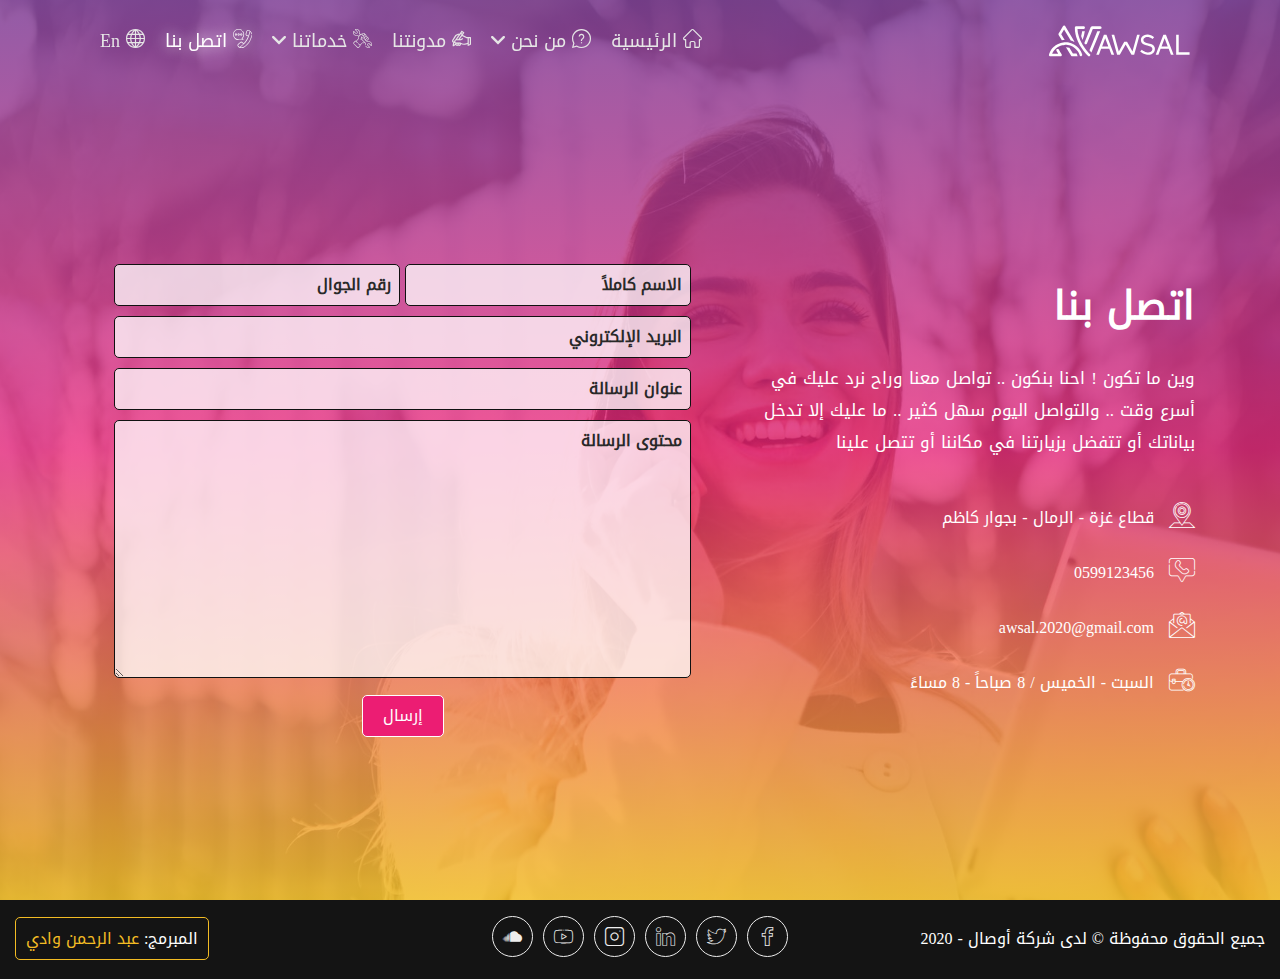
<file: contact.html>
<!DOCTYPE html>
<html lang="ar">

<head>
    <title>AWSAL</title>
    <meta charset="UTF-8">
    <meta name="viewport" content="width=device-width, initial-scale=1.0">
    <link rel="stylesheet" href="css/bootstrap.min.css" />
    <link rel="stylesheet" href="css/bootstrap-rtl.css" />
    <link rel="stylesheet" href="css/hamburgers.min.css" />
    <link rel="stylesheet" href="styles.css" />
    <link rel="stylesheet" href="css/main.css" />

</head>

<body>

    <div class="loading">

        <!-- Start Svg Logo Loader -->
        <?xml version="1.0" encoding="utf-8"?>
        <svg version="1.1" id="Layer_1" xmlns="http://www.w3.org/2000/svg" xmlns:xlink="http://www.w3.org/1999/xlink"
            x="0px" y="0px" viewBox="0 0 850 350" style="enable-background:new 0 0 850 350;" xml:space="preserve">
            <style type="text/css">
                .st0 {
                    fill: url(#partLogo6_1_);
                }

                .st1 {
                    fill: url(#partLogo5_1_);
                }

                .st2 {
                    fill: url(#partLogo4_1_);
                }

                .st3 {
                    fill: url(#partLogo3_1_);
                }

                .st4 {
                    fill: url(#partLogo2_2_);
                }

                .st5 {
                    fill: url(#partLogo2_3_);
                }

                .st6 {
                    fill: url(#partLogo1_1_);
                }

                .st7 {
                    opacity: 0.2;
                }

                .st8 {
                    fill: url(#SVGID_1_);
                }

                .st9 {
                    fill: url(#SVGID_2_);
                }

                .st10 {
                    fill: url(#SVGID_3_);
                }

                .st11 {
                    fill: url(#SVGID_4_);
                }

                .st12 {
                    fill: url(#SVGID_5_);
                }

                .st13 {
                    fill: url(#SVGID_6_);
                }

                .st14 {
                    fill: url(#SVGID_7_);
                }

                .st15 {
                    opacity: 0.2;
                    fill: url(#shadowLetter1_1_);
                    enable-background: new;
                }

                .st16 {
                    fill: url(#letter1_1_);
                }

                .st17 {
                    opacity: 0.2;
                    fill: url(#shadowLetter2_1_);
                    enable-background: new;
                }

                .st18 {
                    fill: url(#letter2_1_);
                }

                .st19 {
                    opacity: 0.2;
                    fill: url(#shadowLetter3_1_);
                    enable-background: new;
                }

                .st20 {
                    fill: url(#letter3_1_);
                }

                .st21 {
                    opacity: 0.2;
                    fill: url(#shadowLetter4_1_);
                    enable-background: new;
                }

                .st22 {
                    fill: url(#letter4_1_);
                }

                .st23 {
                    opacity: 0.2;
                    fill: url(#shadowLetter5_1_);
                    enable-background: new;
                }

                .st24 {
                    fill: url(#letter5_1_);
                }
            </style>
            <linearGradient id="partLogo6_1_" gradientUnits="userSpaceOnUse" x1="327.1967" y1="137.9341" x2="242.084"
                y2="211.8703" gradientTransform="matrix(1 0 0 -1 0 352)">
                <stop offset="0" style="stop-color:#7F3F97" />
                <stop offset="1" style="stop-color:#EC1D74" />
            </linearGradient>
            <path id="partLogo6" class="st0"
                d="M268.5,187.4l-16.6,40c4,4.5,7.7,8.6,11.1,12.1l27.1-65.2l22.4-54.2h-16.2L268.5,187.4z" />
            <linearGradient id="partLogo5_1_" gradientUnits="userSpaceOnUse" x1="21.7932" y1="209.0314" x2="491.2028"
                y2="209.0314" gradientTransform="matrix(1 0 0 -1 0 352)">
                <stop offset="0.2418" style="stop-color:#7F3F97" />
                <stop offset="0.4465" style="stop-color:#EC1D74" />
                <stop offset="0.9543" style="stop-color:#F3BC24" />
            </linearGradient>
            <path id="partLogo5" class="st1" d="M320.4,99.7c0-0.5-0.1-1-0.2-1.5l0,0c0-0.2-0.1-0.2-0.2-0.4c0-0.1,0-0.2-0.1-0.2
	c-0.1-0.2-0.2-0.6-0.2-0.8c-0.1-0.2-0.2-0.2-0.2-0.4c-0.1-0.1-0.1-0.2-0.2-0.3l0,0c-0.1-0.2-0.2-0.4-0.3-0.6
	c-0.2-0.2-0.3-0.4-0.5-0.6l0,0c-0.2-0.2-0.3-0.4-0.5-0.6c-0.1-0.1-0.2-0.2-0.3-0.2c-0.2-0.1-0.2-0.2-0.4-0.3
	c-0.2-0.1-0.2-0.2-0.4-0.3h-0.1c-0.4-0.2-0.8-0.5-1.2-0.6l0,0l0,0c-0.1-0.1-0.2-0.1-0.3-0.1h-0.1c-0.3-0.2-0.7-0.2-1-0.3l0,0
	c-0.3-0.1-0.6-0.1-0.9-0.1c-0.1,0-0.1,0-0.2,0c-0.2,0-0.2,0-0.4,0l0,0l0,0l0,0H294h-28.4c-0.4,0-0.8,0-1.2,0.1
	c-2.8,0.5-5.1,2.5-5.9,5.2l-17.3,42.9l-17.3,42.7c-1.1,2.8-0.4,5.8,1.5,7.9c0.1,0.1,0.1,0.2,0.2,0.2c0.7,0.7,1.5,1.3,2.5,1.6
	c0.3,0.2,0.6,0.2,1,0.3c0.6,0.2,1.2,0.2,1.8,0.2c2.3,0,4.5-1.1,6-2.9c0.4-0.6,0.7-1.1,1-1.8l32.9-81.7h17.1h14l0,0H313
	c1,0,2-0.2,2.9-0.6c1.8-0.7,3.2-2.1,4-4l0,0l0,0l0,0c0.1-0.1,0.1-0.2,0.1-0.3l0,0c0.2-0.3,0.2-0.7,0.3-1l0,0
	c0.1-0.4,0.1-0.8,0.1-1.1l0,0C320.3,99.9,320.4,99.8,320.4,99.7L320.4,99.7z" />
            <linearGradient id="partLogo4_1_" gradientUnits="userSpaceOnUse" x1="126.1137" y1="316.6255" x2="279.7178"
                y2="137.8027" gradientTransform="matrix(1 0 0 -1 0 352)">
                <stop offset="0" style="stop-color:#7F3F97" />
                <stop offset="1" style="stop-color:#EC1D74" />
            </linearGradient>
            <path id="partLogo4" class="st2" d="M210.4,120.1c-0.3,2.5-0.7,5-1.1,7.6c-1,5.4-2.1,10.7-3.6,15.9c-0.3,1.2-0.7,2.5-1,3.7
	c2.4,7.4,5.3,14.6,8.4,21.4c6-15.4,10.6-31.9,12.6-49.6c-2,0.6-4.1,1-6.4,1C219.2,120.1,210.4,120.1,210.4,120.1z" />
            <linearGradient id="partLogo3_1_" gradientUnits="userSpaceOnUse" x1="113.3209" y1="313.8582" x2="394.933"
                y2="-11.2241" gradientTransform="matrix(1 0 0 -1 0 352)">
                <stop offset="0.2418" style="stop-color:#7F3F97" />
                <stop offset="0.4465" style="stop-color:#EC1D74" />
                <stop offset="0.9543" style="stop-color:#F3BC24" />
            </linearGradient>
            <path id="partLogo3" class="st3" d="M254.2,249c-2.5-2.5-5.1-5.3-7.8-8.3l0,0c-3-3.3-6.2-7-9.5-10.9c-7.6-9.2-15.7-20.1-23.1-32.2
	c-0.1-0.2-0.2-0.3-0.3-0.6c-0.9-1.5-1.8-2.9-2.6-4.5c-1.6-2.8-3.2-5.6-4.6-8.4c-0.2-0.2-0.3-0.6-0.5-0.8c-1.7-3.2-3.3-6.4-4.8-9.7
	c-1.1-2.4-2.1-4.9-3.2-7.3c-2.5-6.1-4.9-12.5-6.8-19c-3.7-12.7-6.3-26-6.9-40h14.4h12.9h7.6c0.5,0,1-0.1,1.5-0.2
	c1.4-0.3,2.8-1,3.7-2.1c0.3-0.3,0.6-0.7,0.9-1.1c0.7-1.1,1.2-2.4,1.3-3.8c0-0.2,0-0.2,0-0.4l0,0c0-2.1-0.9-3.9-2.1-5.3
	c-1.4-1.4-3.2-2.1-5.3-2.1l0,0h-18.9h-23.7c-2.1,0-3.9,0.9-5.3,2.1c-1.4,1.4-2.1,3.2-2.1,5.3c0,24.9,5.4,48.1,13.7,68.9
	c2.1,5.3,4.4,10.4,6.8,15.4l0,0c2.6,5.4,5.4,10.7,8.4,15.8l0,0c2.5,4.3,5,8.4,7.6,12.4c8.2,12.7,17,23.7,25,33
	c4.4,5.1,8.7,9.6,12.5,13.6l0,0c0.2,0.2,0.4,0.4,0.6,0.6c1.4,1.5,3.4,2.2,5.3,2.2c1.1,0,2.1-0.2,3.2-0.7c0.7-0.3,1.4-0.7,1.9-1.3
	l0,0l0,0l0.1-0.1c0.1-0.1,0.1-0.2,0.2-0.2l0,0c0.2-0.2,0.4-0.4,0.6-0.6l0,0c0.1-0.1,0.2-0.2,0.2-0.2c0.1-0.1,0.2-0.2,0.2-0.2
	c0-0.1,0.1-0.1,0.1-0.2c0.2-0.3,0.3-0.6,0.5-0.9l0.2-0.3c0.3-0.8,0.5-1.6,0.5-2.4c0-0.1,0-0.1,0-0.2c0-0.5,0-1-0.2-1.4
	C255.9,251.5,255.3,250.1,254.2,249z" />
            <linearGradient id="partLogo2_2_" gradientUnits="userSpaceOnUse" x1="-36.9663" y1="235.0337" x2="173.6663"
                y2="95.7583" gradientTransform="matrix(1 0 0 -1 0 352)">
                <stop offset="0" style="stop-color:#7F3F97" />
                <stop offset="1" style="stop-color:#EC1D74" />
            </linearGradient>
            <path id="partLogo2_1_" class="st4" d="M147.2,257.5c0.2,0.2,0.2,0.4,0.4,0.6c0.1,0.1,0.1,0.1,0.2,0.2c0.1,0.1,0.2,0.2,0.2,0.3
	c0.1,0.1,0.2,0.2,0.3,0.3l0.1,0.1l0.1,0.1c0.2,0.2,0.3,0.2,0.5,0.4l0,0c0.1,0.1,0.2,0.1,0.2,0.2c0.2,0.2,0.4,0.2,0.6,0.4
	c0,0,0.1,0,0.1,0.1c0,0,0.1,0,0.1,0.1c0.2,0.1,0.2,0.1,0.4,0.2s0.2,0.2,0.4,0.2c0.1,0,0.1,0,0.2,0.1c0.2,0.1,0.5,0.2,0.7,0.2
	c0.1,0,0.1,0,0.2,0h0.1c0.1,0,0.2,0,0.2,0c0.2,0,0.3,0.1,0.5,0.1c0.1,0,0.2,0,0.2,0s0,0,0.1,0h0.1c0.2,0,0.5,0.1,0.7,0.1h0.1l0,0h31
	c-0.2-0.6-0.4-1.1-0.6-1.8c-1.4-4.7-3.3-9.1-5.6-13.2h-20.5l0,0L138,212.9c-6.1-1.9-12.7-3-19.3-3.3L147.2,257.5
	C147.2,257.4,147.2,257.4,147.2,257.5z" />
            <linearGradient id="partLogo2_3_" gradientUnits="userSpaceOnUse" x1="91.3796" y1="217.0664" x2="269.3554"
                y2="220.5055" gradientTransform="matrix(1 0 0 -1 0 352)">
                <stop offset="0.2418" style="stop-color:#7F3F97" />
                <stop offset="0.8317" style="stop-color:#F3BC24" />
                <stop offset="0.8457" style="stop-color:#EC1D74" />
            </linearGradient>
            <path id="partLogo2" class="st5" d="M76.2,137L76.2,137c0,0.2,0,0.4,0.1,0.6c0,0.1,0,0.2,0,0.2c0,0.2,0.1,0.2,0.1,0.4
	c0,0.1,0,0.1,0,0.2v0.1v0.1c0.1,0.2,0.1,0.3,0.2,0.6c0,0.1,0.1,0.2,0.1,0.2c0,0,0,0,0,0.1v0.1c0,0.1,0.1,0.2,0.1,0.3
	c0.1,0.2,0.2,0.5,0.3,0.6l0,0l17.5,29.3l0.7,1.3c5.3-1,10.7-1.7,16.2-1.9L92,136.5l16-26.7l37.7,63c6.8,1.9,13.5,4.4,20,7.6
	c0-0.2,0.1-0.5,0.1-0.7c0.1-1.4-0.2-2.9-1-4.2l-50-84c-0.2-0.4-0.5-0.7-0.8-1.1c-0.1-0.1-0.2-0.2-0.2-0.2c-0.3-0.3-0.6-0.6-1-0.9
	c0,0,0,0-0.1,0c-0.3-0.2-0.7-0.5-1-0.6c-0.1-0.1-0.2-0.1-0.3-0.2c-0.4-0.2-0.8-0.3-1.2-0.4H110c-0.4-0.1-0.8-0.2-1.2-0.2
	c-0.1,0-0.2,0-0.3,0c-0.4,0-0.9,0-1.3,0.1h-0.1c-0.4,0.1-0.8,0.2-1.2,0.3c-0.1,0-0.2,0.1-0.3,0.1c-0.4,0.2-0.8,0.3-1.2,0.6
	c-1.1,0.7-2.1,1.7-2.6,2.7l0,0l-0.1,0.1l-15.9,26.7l-8.6,14.4c-0.2,0.2-0.2,0.4-0.3,0.6c0,0,0,0,0,0.1c-0.1,0.1-0.1,0.2-0.2,0.3
	c-0.1,0.1-0.1,0.2-0.2,0.3c0,0.1,0,0.1-0.1,0.2c0,0.1-0.1,0.2-0.1,0.3c0,0.1,0,0.1-0.1,0.2c-0.1,0.2-0.1,0.3-0.1,0.5c0,0,0,0,0,0.1
	c0,0.1,0,0.1,0,0.2s0,0.2,0,0.2c0,0.1,0,0.2,0,0.2s0,0.2,0,0.2c0,0.2,0,0.2,0,0.4c0,0.2,0,0.2,0,0.4C76.2,136.9,76.2,136.9,76.2,137
	z" />
            <linearGradient id="partLogo1_1_" gradientUnits="userSpaceOnUse" x1="-63.1432" y1="109.0223" x2="416.5831"
                y2="156.3071" gradientTransform="matrix(1 0 0 -1 0 352)">
                <stop offset="0.2418" style="stop-color:#7F3F97" />
                <stop offset="0.4465" style="stop-color:#EC1D74" />
                <stop offset="0.9543" style="stop-color:#F3BC24" />
            </linearGradient>
            <path id="partLogo1" class="st6" d="M22.8,257.2c0.9,1.8,2.5,3.3,4.6,4c0.7,0.2,1.4,0.3,2.1,0.3c0.2,0,0.6,0,0.8-0.1
	c0.1,0,0.1,0,0.2,0l19.2,0.1l38.1,0.2l0,0l0,0l0,0c0,0,0,0,0.1,0c0,0,0,0,0.1,0c0.2,0,0.6,0,0.8-0.1c0.1,0,0.2,0,0.3-0.1
	c0.2,0,0.4-0.1,0.6-0.2l0,0c0.1,0,0.2,0,0.2-0.1c0.1,0,0.2-0.1,0.2-0.1c0.5-0.2,1-0.4,1.4-0.6l0,0h0.1l0.1-0.1l0,0
	c0.1-0.1,0.2-0.2,0.3-0.2c0.1-0.1,0.2-0.2,0.3-0.2c0.1-0.1,0.2-0.1,0.2-0.2c0,0,0.1,0,0.1-0.1c0.1-0.1,0.2-0.2,0.3-0.2
	c0.1-0.1,0.2-0.2,0.2-0.2c0.1-0.1,0.2-0.2,0.2-0.2l0.1-0.1c0.1-0.1,0.2-0.2,0.2-0.2c0.1-0.1,0.2-0.2,0.2-0.3c0-0.1,0.1-0.1,0.1-0.2
	l0.1-0.1c0.1-0.1,0.2-0.2,0.2-0.3c0.1-0.1,0.1-0.2,0.2-0.3v-0.1c0-0.1,0.1-0.2,0.1-0.2c0.1-0.2,0.1-0.2,0.2-0.4
	c0-0.1,0.1-0.2,0.1-0.2v-0.1c0-0.1,0-0.1,0-0.2s0.1-0.2,0.1-0.2c0-0.1,0-0.1,0.1-0.2c0-0.1,0-0.1,0-0.2s0-0.1,0-0.2
	c0-0.1,0-0.2,0.1-0.2c0-0.1,0.1-0.2,0.1-0.3s0-0.2,0-0.3c0-0.2,0-0.3,0-0.4s0-0.1,0-0.2l0,0l0,0c0-0.1,0-0.1,0-0.2
	c0-0.2,0-0.3,0-0.5c0-0.1,0-0.2,0-0.3c0-0.1,0-0.2-0.1-0.3v-0.1c0-0.1,0-0.2-0.1-0.3c0-0.2-0.1-0.2-0.1-0.4c0-0.2-0.1-0.2-0.1-0.4
	c0-0.1-0.1-0.2-0.1-0.3c-0.1-0.2-0.1-0.2-0.2-0.4l0,0c0-0.1-0.1-0.2-0.1-0.2c-0.1-0.1-0.1-0.2-0.2-0.2c0-0.1-0.1-0.1-0.1-0.2
	c0,0,0,0,0-0.1v-0.1l-7.2-12.1L78,223.2l0,0c-0.2-0.4-0.5-0.7-0.8-1.1c-0.1-0.1-0.2-0.2-0.2-0.2c-0.3-0.3-0.6-0.6-1-0.9
	c0,0,0,0-0.1,0c-0.3-0.2-0.7-0.5-1-0.6c-0.1-0.1-0.2-0.1-0.3-0.2c-0.4-0.2-0.8-0.3-1.2-0.4h-0.1c-0.4-0.1-0.8-0.2-1.2-0.2
	c-0.1,0-0.2,0-0.3,0c-0.4,0-0.9,0-1.3,0.1h-0.1c-0.4,0.1-0.8,0.2-1.2,0.3c-0.1,0-0.2,0.1-0.3,0.1c-0.4,0.2-0.8,0.3-1.2,0.6l0,0
	c-3.5,2.1-4.7,6.7-2.5,10.3l4.5,7.6l4.8,8l-19.6,0.1l-14.7-0.1c10.5-23.8,31.9-41.4,57-47.5c4.5-1.1,9.1-1.8,13.8-2.1
	c1.8-0.2,3.7-0.2,5.6-0.2c4.1,0,8.3,0.3,12.3,0.9c6.1,0.9,12.1,2.5,17.8,4.6c8.2,3.1,15.8,7.6,22.5,13c6.3,5.1,11.8,11.1,16.4,17.9
	c2.7,4.1,5.2,8.4,7.2,12.9c1.4,3,2.5,6.2,3.5,9.5l0,0c0.2,0.5,0.3,0.9,0.6,1.3c0.1,0.2,0.2,0.2,0.2,0.4c0.2,0.2,0.3,0.6,0.6,0.8
	c0.1,0.2,0.2,0.2,0.3,0.4c0.2,0.2,0.4,0.4,0.6,0.6c0.1,0.1,0.2,0.2,0.3,0.3c0.2,0.2,0.6,0.4,0.9,0.6c0.1,0.1,0.2,0.1,0.2,0.2
	c0.4,0.2,0.8,0.4,1.2,0.5c0.1,0,0.2,0.1,0.3,0.1c0.3,0.1,0.6,0.2,1,0.2c0.2,0,0.3,0,0.5,0c0.2,0,0.3,0,0.5,0c0.2,0,0.3,0,0.5,0
	c0.2,0,0.2,0,0.4,0c0.3,0,0.6-0.1,0.9-0.2h0.1l0,0c0.1,0,0.2,0,0.3-0.1c3.8-1.2,6-5.2,5-9.1c0-0.1,0-0.2-0.1-0.3
	c-0.5-1.6-1-3.1-1.6-4.6c-1.7-4.5-3.7-9-6-13.3c-6.8-12.3-16.2-23.3-27.5-31.8c-2.1-1.6-4.4-3.1-6.6-4.5c-5.3-3.3-10.7-6.1-16.5-8.4
	c-4.8-1.9-9.7-3.3-14.8-4.5c-0.7-0.2-1.4-0.3-2.1-0.5c-5.3-1-10.7-1.6-16.1-1.8c-1,0-1.9-0.1-2.9-0.1c-4.7,0-9.4,0.3-14,1
	c-4.5,0.6-9,1.6-13.4,2.9c-10.2,2.9-19.8,7.5-28.7,13.7c-1.1,0.8-2.1,1.5-3.3,2.4c-2,1.5-3.9,3.1-5.8,4.8c-1,1-2.1,1.9-3.1,2.9l0,0
	C38.1,219.1,30.2,230.9,25,244c-1,2.6-2,5.3-2.8,8c-0.4,1.3-0.4,2.5-0.1,3.7C22.4,256.2,22.5,256.6,22.8,257.2z" />
            <g id="shadowLogo" class="st7">
                <g>

                    <linearGradient id="SVGID_1_" gradientUnits="userSpaceOnUse" x1="94.9612" y1="216.8276"
                        x2="272.9371" y2="220.2667" gradientTransform="matrix(1 0 0 -1 0 352)">
                        <stop offset="0.2418" style="stop-color:#7F3F97" />
                        <stop offset="0.8317" style="stop-color:#F3BC24" />
                        <stop offset="0.8457" style="stop-color:#EC1D74" />
                    </linearGradient>
                    <path class="st8" d="M79.8,137.2L79.8,137.2c0,0.2,0,0.4,0.1,0.6c0,0.1,0,0.2,0,0.2c0,0.2,0.1,0.2,0.1,0.4c0,0.1,0,0.1,0,0.2v0.1
			v0.1c0.1,0.2,0.1,0.3,0.2,0.6c0,0.1,0.1,0.2,0.1,0.2c0,0,0,0,0,0.1v0.1c0,0.1,0.1,0.2,0.1,0.3c0.1,0.2,0.2,0.5,0.3,0.6l0,0
			l17.5,29.3l0.7,1.3c5.3-1,10.7-1.7,16.2-1.9l-19.4-32.5l16-26.7l37.7,63c6.8,1.9,13.5,4.4,20,7.6c0-0.2,0.1-0.5,0.1-0.7
			c0.1-1.4-0.2-2.9-1-4.2l-50-84c-0.2-0.4-0.5-0.7-0.8-1.1c-0.1-0.1-0.2-0.2-0.2-0.2c-0.3-0.3-0.6-0.6-1-0.9c0,0,0,0-0.1,0
			c-0.3-0.2-0.7-0.5-1-0.6c-0.1-0.1-0.2-0.1-0.3-0.2c-0.4-0.2-0.8-0.3-1.2-0.4h-0.1c-0.4-0.1-0.8-0.2-1.2-0.2c-0.1,0-0.2,0-0.3,0
			c-0.4,0-0.9,0-1.3,0.1h-0.1c-0.4,0.1-0.8,0.2-1.2,0.3c-0.1,0-0.2,0.1-0.3,0.1c-0.4,0.2-0.8,0.3-1.2,0.6c-1.1,0.7-2.1,1.7-2.6,2.7
			l0,0l-0.1,0.1l-15.9,26.7l-8.6,14.4c-0.2,0.2-0.2,0.4-0.3,0.6c0,0,0,0,0,0.1c-0.1,0.1-0.1,0.2-0.2,0.3c-0.1,0.1-0.1,0.2-0.2,0.3
			c0,0.1,0,0.1-0.1,0.2c0,0.1-0.1,0.2-0.1,0.3c0,0.1,0,0.1-0.1,0.2c-0.1,0.2-0.1,0.3-0.1,0.5c0,0,0,0,0,0.1c0,0.1,0,0.1,0,0.2
			s0,0.2,0,0.2c0,0.1,0,0.2,0,0.2s0,0.2,0,0.2c0,0.2,0,0.2,0,0.4c0,0.2,0,0.2,0,0.4C79.8,137.2,79.8,137.2,79.8,137.2z" />

                    <linearGradient id="SVGID_2_" gradientUnits="userSpaceOnUse" x1="-33.3869" y1="234.7967"
                        x2="177.2456" y2="95.5213" gradientTransform="matrix(1 0 0 -1 0 352)">
                        <stop offset="0" style="stop-color:#7F3F97" />
                        <stop offset="1" style="stop-color:#EC1D74" />
                    </linearGradient>
                    <path class="st9" d="M150.8,257.8c0.2,0.2,0.2,0.4,0.4,0.6c0.1,0.1,0.1,0.1,0.2,0.2c0.1,0.1,0.2,0.2,0.2,0.3
			c0.1,0.1,0.2,0.2,0.3,0.3l0.1,0.1l0.1,0.1c0.2,0.2,0.3,0.2,0.5,0.4l0,0c0.1,0.1,0.2,0.1,0.2,0.2c0.2,0.2,0.4,0.2,0.6,0.4
			c0,0,0.1,0,0.1,0.1c0,0,0.1,0,0.1,0.1c0.2,0.1,0.2,0.1,0.4,0.2s0.2,0.2,0.4,0.2c0.1,0,0.1,0,0.2,0.1c0.2,0.1,0.5,0.2,0.7,0.2
			c0.1,0,0.1,0,0.2,0h0.1c0.1,0,0.2,0,0.2,0c0.2,0,0.3,0.1,0.5,0.1c0.1,0,0.2,0,0.2,0s0,0,0.1,0h0.1c0.2,0,0.5,0.1,0.7,0.1h0.1l0,0
			h31c-0.2-0.6-0.4-1.1-0.6-1.8c-1.4-4.7-3.3-9.1-5.6-13.2h-20.5l0,0l-19.8-33.1c-6.1-1.9-12.7-3-19.3-3.3L150.8,257.8
			C150.8,257.7,150.8,257.7,150.8,257.8z" />

                    <linearGradient id="SVGID_3_" gradientUnits="userSpaceOnUse" x1="-59.5767" y1="108.9411"
                        x2="420.1496" y2="156.226" gradientTransform="matrix(1 0 0 -1 0 352)">
                        <stop offset="0.2418" style="stop-color:#7F3F97" />
                        <stop offset="0.4465" style="stop-color:#EC1D74" />
                        <stop offset="0.9543" style="stop-color:#F3BC24" />
                    </linearGradient>
                    <path class="st10" d="M26.4,257.4c0.9,1.8,2.5,3.3,4.6,4c0.7,0.2,1.4,0.3,2.1,0.3c0.2,0,0.6,0,0.8-0.1c0.1,0,0.1,0,0.2,0l19.2,0.1
			l38.1,0.2l0,0l0,0l0,0c0,0,0,0,0.1,0c0,0,0,0,0.1,0c0.2,0,0.6,0,0.8-0.1c0.1,0,0.2,0,0.3-0.1c0.2,0,0.4-0.1,0.6-0.2l0,0
			c0.1,0,0.2,0,0.2-0.1c0.1,0,0.2-0.1,0.2-0.1c0.5-0.2,1-0.4,1.4-0.6l0,0h0.1l0.1-0.1l0,0c0.1-0.1,0.2-0.2,0.3-0.2
			c0.1-0.1,0.2-0.2,0.3-0.2c0.1-0.1,0.2-0.1,0.2-0.2c0,0,0.1,0,0.1-0.1c0.1-0.1,0.2-0.2,0.3-0.2c0.1-0.1,0.2-0.2,0.2-0.2
			c0.1-0.1,0.2-0.2,0.2-0.2l0.1-0.1c0.1-0.1,0.2-0.2,0.2-0.2c0.1-0.1,0.2-0.2,0.2-0.3c0-0.1,0.1-0.1,0.1-0.2l0.1-0.1
			c0.1-0.1,0.2-0.2,0.2-0.3c0.1-0.1,0.1-0.2,0.2-0.3v-0.1c0-0.1,0.1-0.2,0.1-0.2c0.1-0.2,0.1-0.2,0.2-0.4c0-0.1,0.1-0.2,0.1-0.2
			v-0.1c0-0.1,0-0.1,0-0.2s0.1-0.2,0.1-0.2c0-0.1,0-0.1,0.1-0.2c0-0.1,0-0.1,0-0.2c0-0.1,0-0.1,0-0.2s0-0.2,0.1-0.2
			c0-0.1,0.1-0.2,0.1-0.3c0-0.1,0-0.2,0-0.3c0-0.2,0-0.3,0-0.4c0-0.1,0-0.1,0-0.2l0,0l0,0c0-0.1,0-0.1,0-0.2c0-0.2,0-0.3,0-0.5
			c0-0.1,0-0.2,0-0.3s0-0.2-0.1-0.3v-0.1c0-0.1,0-0.2-0.1-0.3c0-0.2-0.1-0.2-0.1-0.4c0-0.2-0.1-0.2-0.1-0.4c0-0.1-0.1-0.2-0.1-0.3
			c-0.1-0.2-0.1-0.2-0.2-0.4l0,0c0-0.1-0.1-0.2-0.1-0.2c-0.1-0.1-0.1-0.2-0.2-0.2c0-0.1-0.1-0.1-0.1-0.2c0,0,0,0,0-0.1v-0.1
			l-7.2-12.1l-8.9-14.9l0,0c-0.2-0.4-0.5-0.7-0.8-1.1c-0.1-0.1-0.2-0.2-0.2-0.2c-0.3-0.3-0.6-0.6-1-0.9c0,0,0,0-0.1,0
			c-0.3-0.2-0.7-0.5-1-0.6c-0.1-0.1-0.2-0.1-0.3-0.2c-0.4-0.2-0.8-0.3-1.2-0.4h-0.1c-0.4-0.1-0.8-0.2-1.2-0.2c-0.1,0-0.2,0-0.3,0
			c-0.4,0-0.9,0-1.3,0.1H74c-0.4,0.1-0.8,0.2-1.2,0.3c-0.1,0-0.2,0.1-0.3,0.1c-0.4,0.2-0.8,0.3-1.2,0.6l0,0
			c-3.5,2.1-4.7,6.7-2.5,10.3l4.5,7.6l4.8,8l-19.6-0.1l-14.7-0.1c10.5-23.8,31.9-41.4,57-47.5c4.5-1.1,9.1-1.8,13.8-2.1
			c1.8-0.2,3.7-0.2,5.6-0.2c4.1,0,8.3,0.3,12.3,0.9c6.1,0.9,12.1,2.5,17.8,4.6c8.2,3.1,15.8,7.6,22.5,13
			c6.3,5.1,11.8,11.1,16.4,17.9c2.7,4.1,5.2,8.4,7.2,12.9c1.4,3,2.5,6.2,3.5,9.5l0,0c0.2,0.5,0.3,0.9,0.6,1.3
			c0.1,0.2,0.2,0.2,0.2,0.4c0.2,0.2,0.3,0.6,0.6,0.8c0.1,0.2,0.2,0.2,0.3,0.4c0.2,0.2,0.4,0.4,0.6,0.6c0.1,0.1,0.2,0.2,0.3,0.3
			c0.2,0.2,0.6,0.4,0.9,0.6c0.1,0.1,0.2,0.1,0.2,0.2c0.4,0.2,0.8,0.4,1.2,0.5c0.1,0,0.2,0.1,0.3,0.1c0.3,0.1,0.6,0.2,1,0.2
			c0.2,0,0.3,0,0.5,0c0.2,0,0.3,0,0.5,0c0.2,0,0.3,0,0.5,0c0.2,0,0.2,0,0.4,0c0.3,0,0.6-0.1,0.9-0.2h0.1l0,0c0.1,0,0.2,0,0.3-0.1
			c3.8-1.2,6-5.2,5-9.1c0-0.1,0-0.2-0.1-0.3c-0.5-1.6-1-3.1-1.6-4.6c-1.7-4.5-3.7-9-6-13.3c-6.8-12.3-16.2-23.3-27.5-31.8
			c-2.1-1.6-4.4-3.1-6.6-4.5c-5.3-3.3-10.7-6.1-16.5-8.4c-4.8-1.9-9.7-3.3-14.8-4.5c-0.7-0.2-1.4-0.3-2.1-0.5
			c-5.3-1-10.7-1.6-16.1-1.8c-1,0-1.9-0.1-2.9-0.1c-4.7,0-9.4,0.3-14,1c-4.5,0.6-9,1.6-13.4,2.9c-10.2,2.9-19.8,7.5-28.7,13.7
			c-1.1,0.8-2.1,1.5-3.3,2.4c-2,1.5-3.9,3.1-5.8,4.8c-1,1-2.1,1.9-3.1,2.9l0,0c-10.1,9.8-18.1,21.7-23.2,34.7c-1,2.6-2,5.3-2.8,8
			c-0.4,1.3-0.4,2.5-0.1,3.7C26,256.4,26.1,256.9,26.4,257.4z" />
                </g>
                <g>

                    <linearGradient id="SVGID_4_" gradientUnits="userSpaceOnUse" x1="330.776" y1="137.6978"
                        x2="245.6632" y2="211.6341" gradientTransform="matrix(1 0 0 -1 0 352)">
                        <stop offset="0" style="stop-color:#7F3F97" />
                        <stop offset="1" style="stop-color:#EC1D74" />
                    </linearGradient>
                    <path class="st11"
                        d="M272.1,187.6l-16.6,40c4,4.5,7.7,8.6,11.1,12.1l27.1-65.2l22.4-54.2H300L272.1,187.6z" />

                    <linearGradient id="SVGID_5_" gradientUnits="userSpaceOnUse" x1="116.9003" y1="313.6227"
                        x2="398.5123" y2="-11.4597" gradientTransform="matrix(1 0 0 -1 0 352)">
                        <stop offset="0.2418" style="stop-color:#7F3F97" />
                        <stop offset="0.4465" style="stop-color:#EC1D74" />
                        <stop offset="0.9543" style="stop-color:#F3BC24" />
                    </linearGradient>
                    <path class="st12" d="M257.8,249.2c-2.5-2.5-5.1-5.3-7.8-8.3l0,0c-3-3.3-6.2-7-9.5-10.9c-7.6-9.2-15.7-20.1-23.1-32.2
			c-0.1-0.2-0.2-0.3-0.3-0.6c-0.9-1.5-1.8-2.9-2.6-4.5c-1.6-2.8-3.2-5.6-4.6-8.4c-0.2-0.2-0.3-0.6-0.5-0.8c-1.7-3.2-3.3-6.4-4.8-9.7
			c-1.1-2.4-2.1-4.9-3.2-7.3c-2.5-6.1-4.9-12.5-6.8-19c-3.7-12.7-6.3-26-6.9-40h14.4H215h7.6c0.5,0,1-0.1,1.5-0.2
			c1.4-0.3,2.8-1,3.7-2.1c0.3-0.3,0.6-0.7,0.9-1.1c0.7-1.1,1.2-2.4,1.3-3.8c0-0.2,0-0.2,0-0.4l0,0c0-2.1-0.9-3.9-2.1-5.3
			c-1.4-1.4-3.2-2.1-5.3-2.1l0,0h-18.9H180c-2.1,0-3.9,0.9-5.3,2.1c-1.4,1.4-2.1,3.2-2.1,5.3c0,24.9,5.4,48.1,13.7,68.9
			c2.1,5.3,4.4,10.4,6.8,15.4l0,0c2.6,5.4,5.4,10.7,8.4,15.8l0,0c2.5,4.3,5,8.4,7.6,12.4c8.2,12.7,17,23.7,25,33
			c4.4,5.1,8.7,9.6,12.5,13.6l0,0c0.2,0.2,0.4,0.4,0.6,0.6c1.4,1.5,3.4,2.2,5.3,2.2c1.1,0,2.1-0.2,3.2-0.7c0.7-0.3,1.4-0.7,1.9-1.3
			l0,0l0,0l0.1-0.1c0.1-0.1,0.1-0.2,0.2-0.2l0,0c0.2-0.2,0.4-0.4,0.6-0.6l0,0c0.1-0.1,0.2-0.2,0.2-0.2c0.1-0.1,0.2-0.2,0.2-0.2
			c0-0.1,0.1-0.1,0.1-0.2c0.2-0.3,0.3-0.6,0.5-0.9l0.2-0.3c0.3-0.8,0.5-1.6,0.5-2.4c0-0.1,0-0.1,0-0.2c0-0.5,0-1-0.2-1.4
			C259.5,251.6,258.9,250.3,257.8,249.2z" />

                    <linearGradient id="SVGID_6_" gradientUnits="userSpaceOnUse" x1="129.6931" y1="316.39" x2="283.2972"
                        y2="137.5672" gradientTransform="matrix(1 0 0 -1 0 352)">
                        <stop offset="0" style="stop-color:#7F3F97" />
                        <stop offset="1" style="stop-color:#EC1D74" />
                    </linearGradient>
                    <path class="st13" d="M214,120.4c-0.3,2.5-0.7,5-1.1,7.6c-1,5.4-2.1,10.7-3.6,15.9c-0.3,1.2-0.7,2.5-1,3.7
			c2.4,7.4,5.3,14.6,8.4,21.4c6-15.4,10.6-31.9,12.6-49.6c-2,0.6-4.1,1-6.4,1C222.8,120.4,214,120.4,214,120.4z" />

                    <linearGradient id="SVGID_7_" gradientUnits="userSpaceOnUse" x1="25.3748" y1="208.6732"
                        x2="494.7844" y2="208.6732" gradientTransform="matrix(1 0 0 -1 0 352)">
                        <stop offset="0.2418" style="stop-color:#7F3F97" />
                        <stop offset="0.4465" style="stop-color:#EC1D74" />
                        <stop offset="0.9543" style="stop-color:#F3BC24" />
                    </linearGradient>
                    <path class="st14" d="M324,99.9c0-0.5-0.1-1-0.2-1.5l0,0c0-0.2-0.1-0.2-0.2-0.4c0-0.1,0-0.2-0.1-0.2c-0.1-0.2-0.2-0.6-0.2-0.8
			c-0.1-0.2-0.2-0.2-0.2-0.4c-0.1-0.1-0.1-0.2-0.2-0.3l0,0c-0.1-0.2-0.2-0.4-0.3-0.6c-0.2-0.2-0.3-0.4-0.5-0.6l0,0
			c-0.2-0.2-0.3-0.4-0.5-0.6c-0.1-0.1-0.2-0.2-0.3-0.2c-0.2-0.1-0.2-0.2-0.4-0.3c-0.2-0.1-0.2-0.2-0.4-0.3h-0.1
			c-0.4-0.2-0.8-0.5-1.2-0.6l0,0l0,0c-0.1-0.1-0.2-0.1-0.3-0.1h-0.1c-0.3-0.2-0.7-0.2-1-0.3l0,0c-0.3-0.1-0.6-0.1-0.9-0.1
			c-0.1,0-0.1,0-0.2,0c-0.2,0-0.2,0-0.4,0l0,0l0,0l0,0h-18.9h-28.4c-0.4,0-0.8,0-1.2,0.1c-2.8,0.5-5.1,2.5-5.9,5.2l-17.3,42.9
			l-17.3,42.9c-1.1,2.8-0.4,5.8,1.5,7.9c0.1,0.1,0.1,0.2,0.2,0.2c0.7,0.7,1.5,1.3,2.5,1.6c0.3,0.2,0.6,0.2,1,0.3
			c0.6,0.2,1.2,0.2,1.8,0.2c2.3,0,4.5-1.1,6-2.9c0.4-0.6,0.7-1.1,1-1.8l32.9-81.7h17.1h14l0,0h11.2c1,0,2-0.2,2.9-0.6
			c1.8-0.7,3.2-2.1,4-4l0,0l0,0l0,0c0.1-0.1,0.1-0.2,0.1-0.3l0,0c0.2-0.3,0.2-0.7,0.3-1l0,0c0.1-0.4,0.1-0.8,0.1-1.1l0,0
			C323.9,100.1,324,100.1,324,99.9L324,99.9z" />
                </g>
            </g>
            <g id="letter01">

                <linearGradient id="shadowLetter1_1_" gradientUnits="userSpaceOnUse" x1="250.037" y1="180.053"
                    x2="884.6036" y2="-12.527" gradientTransform="matrix(1 0 0 -1 0 352)">
                    <stop offset="0.2418" style="stop-color:#7F3F97" />
                    <stop offset="0.4465" style="stop-color:#EC1D74" />
                    <stop offset="0.9543" style="stop-color:#F3BC24" />
                </linearGradient>
                <path id="shadowLetter1" class="st15" d="M373.8,219.4h-45.9l-12.4,32.7h-15.2l43.3-112.4h14.6l43.4,112.4h-15.3L373.8,219.4z
		 M350.9,160l-17.5,45.5h34.9L350.9,160z" />

                <linearGradient id="letter1_1_" gradientUnits="userSpaceOnUse" x1="240.3248" y1="180.1016" x2="874.8914"
                    y2="-12.4783" gradientTransform="matrix(1 0 0 -1 0 352)">
                    <stop offset="0.2418" style="stop-color:#7F3F97" />
                    <stop offset="0.4465" style="stop-color:#EC1D74" />
                    <stop offset="0.9543" style="stop-color:#F3BC24" />
                </linearGradient>
                <path id="letter1" class="st16" d="M364,219.4h-45.9l-12.4,32.7h-15.2l43.3-112.5h14.6L391.8,252h-15.3L364,219.4z M341.2,160
		l-17.5,45.5h34.9L341.2,160z" />
            </g>
            <g id="letter02">

                <linearGradient id="shadowLetter2_1_" gradientUnits="userSpaceOnUse" x1="254.2734" y1="225.3857"
                    x2="888.84" y2="32.8059" gradientTransform="matrix(1 0 0 -1 0 352)">
                    <stop offset="0.2418" style="stop-color:#7F3F97" />
                    <stop offset="0.4465" style="stop-color:#EC1D74" />
                    <stop offset="0.9543" style="stop-color:#F3BC24" />
                </linearGradient>
                <path id="shadowLetter2" class="st17" d="M466.6,194.2l-33,57.9h-15.2l-31.4-112.4h14.9l26,94l30.8-53.9h15.9l30.7,53.9l26.2-94
		h14.9L515,252h-15.2L466.6,194.2z" />

                <linearGradient id="letter2_1_" gradientUnits="userSpaceOnUse" x1="244.5532" y1="225.4081" x2="879.1198"
                    y2="32.8282" gradientTransform="matrix(1 0 0 -1 0 352)">
                    <stop offset="0.2418" style="stop-color:#7F3F97" />
                    <stop offset="0.4465" style="stop-color:#EC1D74" />
                    <stop offset="0.9543" style="stop-color:#F3BC24" />
                </linearGradient>
                <path id="letter2" class="st18" d="M456.9,194.2l-33,57.9h-15.2l-31.4-112.4h14.9l26,94l30.8-53.9H465l30.7,53.9l26.2-94h14.9
		L505.3,252h-15.2L456.9,194.2z" />
            </g>
            <g id="letter03">

                <linearGradient id="shadowLetter3_1_" gradientUnits="userSpaceOnUse" x1="258.6436" y1="257.2579"
                    x2="893.2101" y2="64.678" gradientTransform="matrix(1 0 0 -1 0 352)">
                    <stop offset="0.2418" style="stop-color:#7F3F97" />
                    <stop offset="0.4465" style="stop-color:#EC1D74" />
                    <stop offset="0.9543" style="stop-color:#F3BC24" />
                </linearGradient>
                <path id="shadowLetter3" class="st19" d="M582.6,251.9c-11.7-2.3-23.2-8.2-33.5-17.1l9.4-10.5c8.3,7.3,17.7,12.1,27,14
		c7.9,1.8,15.6,1.2,21.8-1.8c4.1-1.9,11.3-6.6,11.3-16.2c0-11.8-12.6-16.1-25-18.4c-1.2-0.1-18.9-3.8-25.9-7.9
		c-9.5-5.7-14.5-14.2-14.5-24.7c0-5.8,1.9-11.4,5.3-16.2c3.4-4.4,7.9-8,13.3-10.5c7.9-3.8,17.2-4.8,26.7-3.4
		c10.2,1.8,20.8,6.6,29.8,14.2l-9.1,11c-16.2-13.4-32-13.7-41.5-9.4c-6.4,3.1-10.2,8.5-10.2,14.2c0,10.7,9.2,14.9,23.7,18
		c6,1.5,18.4,3.5,25.9,7.7c10.2,5.7,15.6,14.5,15.6,25.4c0,6.4-1.8,12.4-5.4,17.7c-3.4,4.7-8.3,8.3-14,11.3
		c-6,3.1-12.1,3.9-19.1,3.9C590.2,253.2,586.4,252.8,582.6,251.9z" />

                <linearGradient id="letter3_1_" gradientUnits="userSpaceOnUse" x1="248.9111" y1="257.2397" x2="883.4777"
                    y2="64.6597" gradientTransform="matrix(1 0 0 -1 0 352)">
                    <stop offset="0.2418" style="stop-color:#7F3F97" />
                    <stop offset="0.4465" style="stop-color:#EC1D74" />
                    <stop offset="0.9543" style="stop-color:#F3BC24" />
                </linearGradient>
                <path id="letter3" class="st20" d="M572.8,251.9c-11.7-2.3-23.2-8.2-33.5-17.1l9.4-10.5c8.3,7.3,17.7,12.1,27,14
		c7.9,1.8,15.6,1.2,21.8-1.8c4.1-1.9,11.3-6.6,11.3-16.2c0-11.8-12.6-16.1-25-18.4c-1.2-0.1-18.9-3.8-25.9-7.9
		c-9.5-5.7-14.5-14.2-14.5-24.7c0-5.8,1.9-11.4,5.3-16.2c3.4-4.4,7.9-8,13.3-10.5c7.9-3.8,17.2-4.8,26.7-3.4
		c10.2,1.8,20.8,6.6,29.8,14.2l-9.1,11c-16.2-13.4-32-13.7-41.5-9.4c-6.4,3.1-10.2,8.5-10.2,14.2c0,10.7,9.2,14.9,23.7,18
		c6,1.5,18.4,3.5,25.9,7.7c10.2,5.7,15.6,14.5,15.6,25.4c0,6.4-1.8,12.4-5.4,17.7c-3.4,4.7-8.3,8.3-14,11.3
		c-6,3.1-12.1,3.9-19.1,3.9C580.4,253.2,576.6,252.8,572.8,251.9z" />
            </g>
            <g id="letter04">

                <linearGradient id="shadowLetter4_1_" gradientUnits="userSpaceOnUse" x1="261.8949" y1="278.6808"
                    x2="896.4615" y2="86.1009" gradientTransform="matrix(1 0 0 -1 0 352)">
                    <stop offset="0.2418" style="stop-color:#7F3F97" />
                    <stop offset="0.4465" style="stop-color:#EC1D74" />
                    <stop offset="0.9543" style="stop-color:#F3BC24" />
                </linearGradient>
                <path id="shadowLetter4" class="st21" d="M710.7,219.4h-45.9l-12.4,32.7h-15.2l43.3-112.4H695l43.4,112.4h-15.3L710.7,219.4z
		 M687.9,160l-17.5,45.5h34.9L687.9,160z" />

                <linearGradient id="letter4_1_" gradientUnits="userSpaceOnUse" x1="252.1749" y1="278.7032" x2="886.7413"
                    y2="86.1233" gradientTransform="matrix(1 0 0 -1 0 352)">
                    <stop offset="0.2418" style="stop-color:#7F3F97" />
                    <stop offset="0.4465" style="stop-color:#EC1D74" />
                    <stop offset="0.9543" style="stop-color:#F3BC24" />
                </linearGradient>
                <path id="letter4" class="st22" d="M701,219.4h-45.9l-12.4,32.7h-15.2l43.3-112.4h14.6l43.4,112.4h-15.3L701,219.4z M678.1,160
		l-17.5,45.5h34.9L678.1,160z" />
            </g>
            <g id="letter05">

                <linearGradient id="shadowLetter5_1_" gradientUnits="userSpaceOnUse" x1="269.7569" y1="305.0375"
                    x2="904.3235" y2="112.4576" gradientTransform="matrix(1 0 0 -1 0 352)">
                    <stop offset="0.2418" style="stop-color:#7F3F97" />
                    <stop offset="0.4465" style="stop-color:#EC1D74" />
                    <stop offset="0.9543" style="stop-color:#F3BC24" />
                </linearGradient>
                <path id="shadowLetter5" class="st23" d="M753.3,139.6h14.2v98.7H829V252h-75.9V139.6H753.3z" />

                <linearGradient id="letter5_1_" gradientUnits="userSpaceOnUse" x1="260.0368" y1="305.0599" x2="894.6034"
                    y2="112.48" gradientTransform="matrix(1 0 0 -1 0 352)">
                    <stop offset="0.2418" style="stop-color:#7F3F97" />
                    <stop offset="0.4465" style="stop-color:#EC1D74" />
                    <stop offset="0.9543" style="stop-color:#F3BC24" />
                </linearGradient>
                <path id="letter5" class="st24" d="M743.6,139.6h14.2v98.7h61.5V252h-75.9V139.6H743.6z" />
            </g>
        </svg>
        <!-- End Svg Logo Loader -->

        <audio id="soundLoader">
            <source src="sounds/sound-loader.mp3" type="audio/mpeg">
        </audio>

    </div>

    <nav>
        <div class="containerNav container">
            <div>
                <img src="img/svg/logo3.svg" width="150" alt="">
            </div>
            <div class="d-lg-none keyMenu hamburger hamburger--collapse">
                <div class="hamburger-box">
                    <div class="hamburger-inner"></div>
                </div>
            </div>
            <ul class="ulParent d-lg-block">
                <li>
                    <a href="index.html">
                        <i class="icon-grid"></i>
                        الرئيسية
                    </a>
                </li>
                <li>
                    <a href="javascript: void(0)">
                        <i class="icon-round"></i>
                        من نحن
                        <i class="icon-down-arrow"></i>
                    </a>
                    <ul class="ulChild">
                        <li>
                            <a href="whoUs.html">
                                من نحن ؟
                            </a>
                        </li>
                        <li>
                            <a href="team.html">
                                الفريق
                            </a>
                        </li>
                        <li>
                            <a href="faq.html">
                                أسئلة شائعة
                            </a>
                        </li>
                    </ul>
                </li>
                <li>
                    <a href="blogger.html">
                        <i class="icon-hands-and-gestures"></i>
                        مدونتنا
                    </a>
                </li>
                <li>
                    <a href="javascript: void(0)">
                        <i class="icon-construction-and-tools"></i>
                        خدماتنا
                        <i class="icon-down-arrow"></i>
                    </a>
                    <ul class="ulChild">
                        <li>
                            <a href="service-1.html">
                                التعليق الصوتي
                            </a>
                        </li>
                        <li>
                            <a href="service-2.html">
                                كتابة المحتوى
                            </a>
                        </li>
                        <li>
                            <a href="service-3.html">
                                تدقيق لغوي
                            </a>
                        </li>
                        <li>
                            <a href="service-4.html">
                                الترجمة
                            </a>
                        </li>
                        <li>
                            <a href="service-5.html">
                                الهندسة الصوتية
                            </a>
                        </li>
                    </ul>
                </li>
                <li>
                    <a class="active" href="contact.html">
                        <i class="icon-communications"></i>
                        اتصل بنا
                    </a>
                </li>
                <li>
                    <a href="">
                        <i class="icon-home-1"></i>
                        En
                    </a>
                </li>
            </ul>
        </div>
    </nav>

    <div class="container-fluid containerCall">
        <div class="container">
            <div class="row">
                <div class="col-lg-5 colCall">
                    <h1>
                        <b>
                            اتصل بنا
                        </b>
                    </h1>
                    <br>
                    <p class="textCall">
                        وين ما تكون ! احنا بنكون .. تواصل معنا وراح نرد عليك في أسرع وقت .. والتواصل اليوم سهل كثير .. ما عليك إلا تدخل بياناتك أو تتفضل بزيارتنا في مكاننا أو تتصل علينا
                    </p>
                    <br>
                    <p class="location infoCall">
                        <i class="icon-location"></i>
                        قطاع غزة - الرمال - بجوار كاظم
                    </p>
                    <p class="mobile infoCall">
                        <i class="icon-chat"></i>
                        0599123456
                    </p>
                    <p class="email infoCall">
                        <i class="icon-email"></i>
                        awsal.2020@gmail.com
                    </p>
                    <p class="time infoCall">
                        <i class="icon-working-hours"></i>
                        السبت - الخميس / 8 صباحاً - 8 مساءً
                    </p>
                </div>
                <div class="col-lg-7 my-4 my-lg-0 text-center colForm">
                    <form action="">
                        <input placeholder="الاسم كاملاً" class="w50" type="text" name="" id="">
                        <input placeholder="رقم الجوال" class="w50" type="text" name="" id="">
                        <input placeholder="البريد الإلكتروني" class="w100" type="text" name="" id="">
                        <input placeholder="عنوان الرسالة" class="w100" type="text" name="" id="">
                        <textarea placeholder="محتوى الرسالة" name="" id="" rows="10"></textarea>
                        <button type="submit">
                            إرسال
                        </button>
                    </form>
                </div>
            </div>
        </div>
    </div>

    <footer class="container-fluid">
        <div class="row">
            <div class="col-xl-4">
                جميع الحقوق محفوظة
                &copy;
                لدى شركة أوصال - 2020
            </div>
            <div class="col-xl-4 colSocial">
                <a href="https://www.facebook.com/awsalvo" target="_blank">
                    <i class="icon-facebook-1"></i>
                </a>
                <a href="https://twitter.com/awsalco" target="_blank">
                    <i class="icon-twitter"></i>
                </a>
                <a href="https://www.linkedin.com/company/awsalco1/" target="_blank">
                    <i class="icon-linkedin-1"></i>
                </a>
                <a href="https://www.instagram.com/awsalvo/" target="_blank">
                    <i class="icon-instagram"></i>
                </a>
                <a href="https://www.youtube.com/channel/UC3mo1ryZLApYseDqhT3GTXg/" target="_blank">
                    <i class="icon-logotype"></i>
                </a>
                <a href="https://soundcloud.com/awsal-jobs/" target="_blank">
                    <i class="icon-technology"></i>
                </a>
            </div>
            <div class="col-xl-4 colDevloper text-right">
                <!-- <span> -->
                <a href="mailto:abed.wade2015@hotamil.com">
                    <span>
                        المبرمج:
                    </span>
                    عبد الرحمن وادي
                </a>
                <!-- </span> -->
            </div>
        </div>
    </footer>

    <div class="container-fluid popUp none">
        <i class="exitPopUP icon-plus"></i>
        <div class="container text-center">
            <img class="imgSamplePopUp2" src="img/services-1.png" alt="">
        </div>
    </div>

    <script src="js/jquery.min.js"></script>
    <script src="js/popper.min.js"></script>
    <script src="js/bootstrap.min.js"></script>
    <script src="js/main.js"></script>

</body>

</html>
</file>
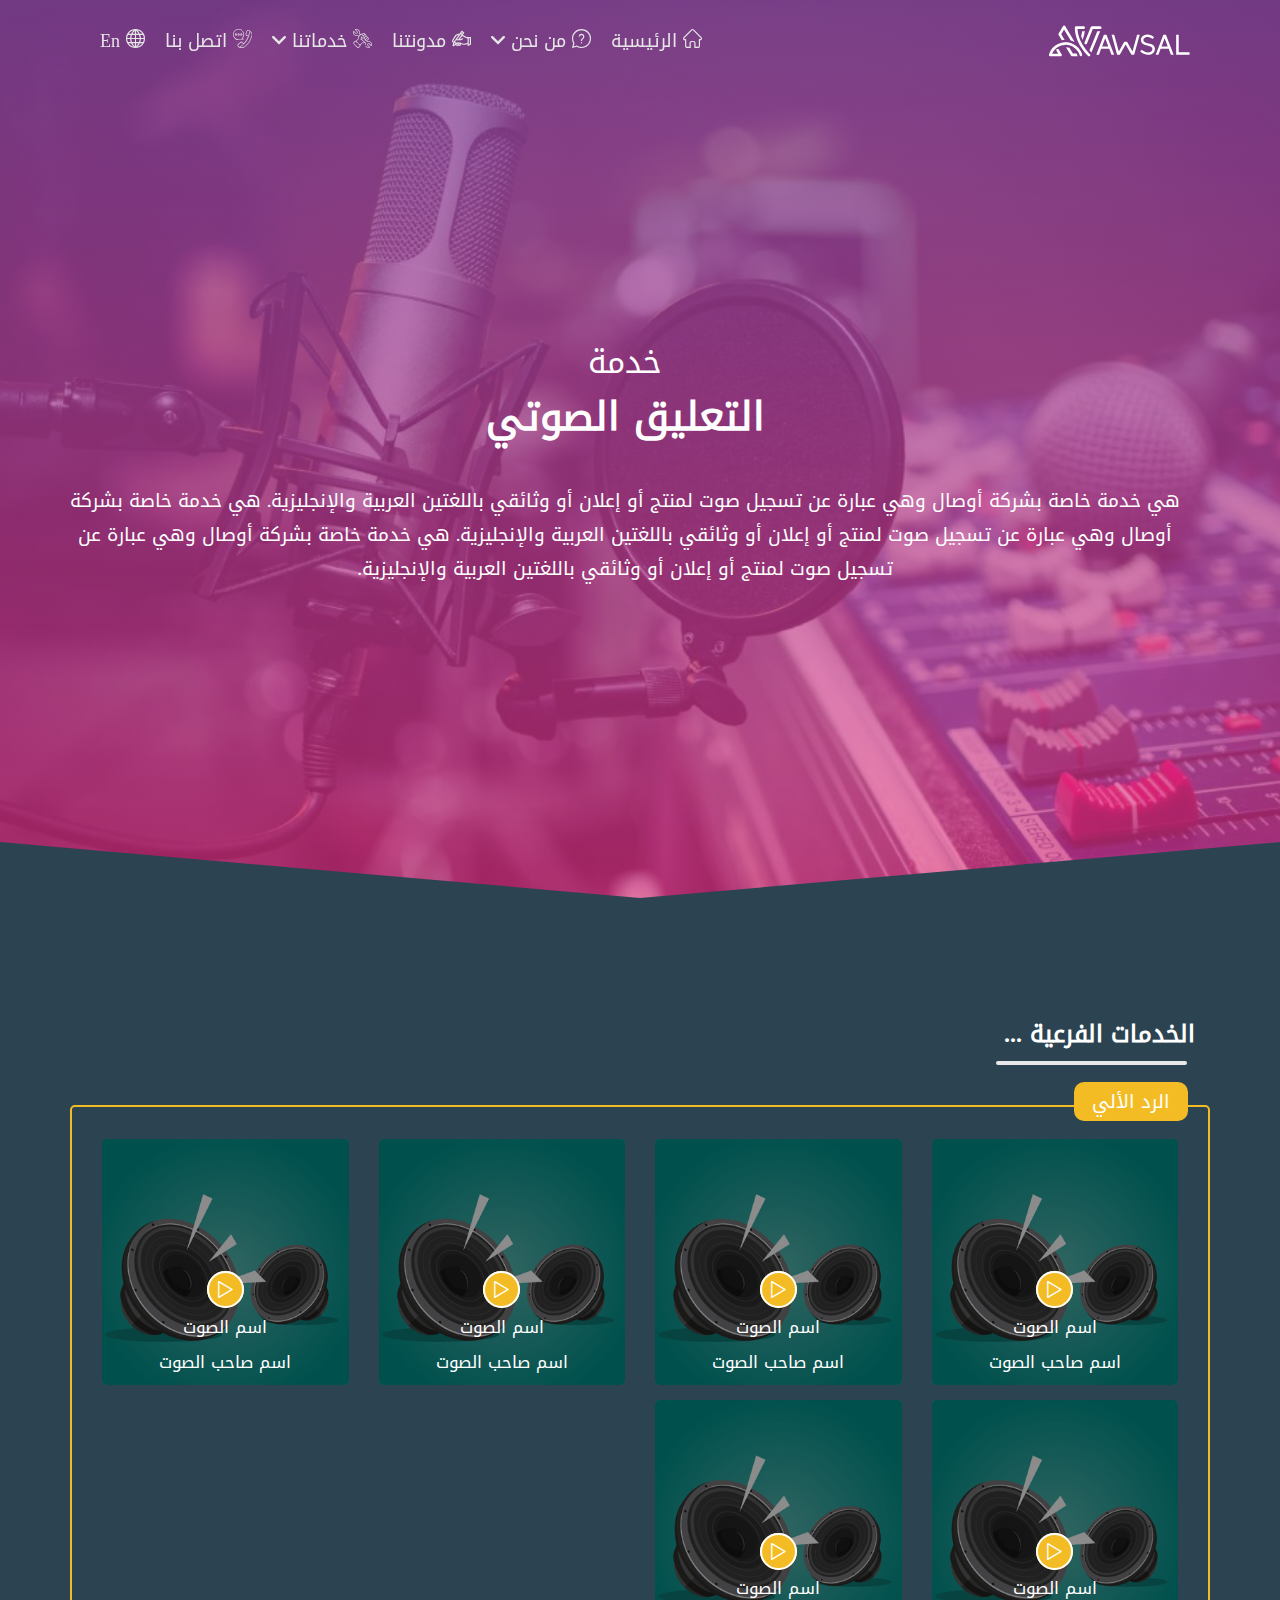
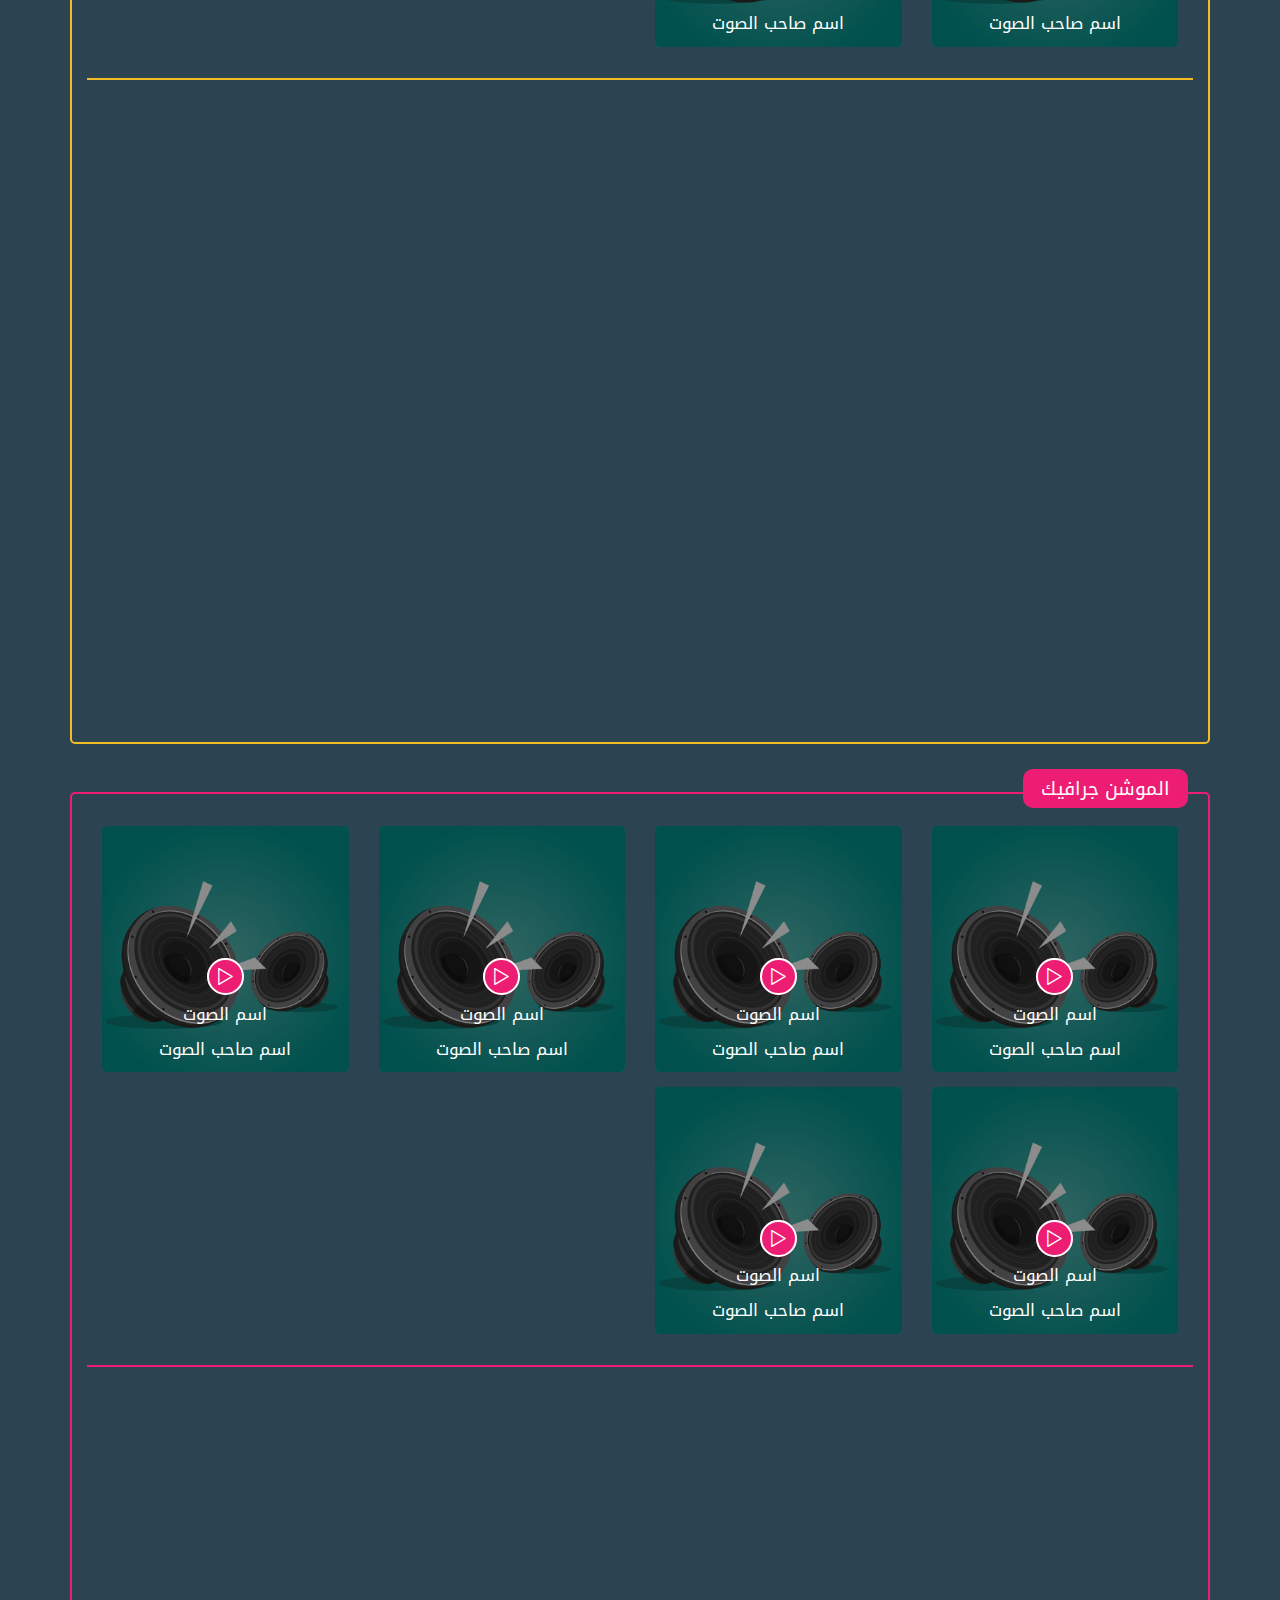
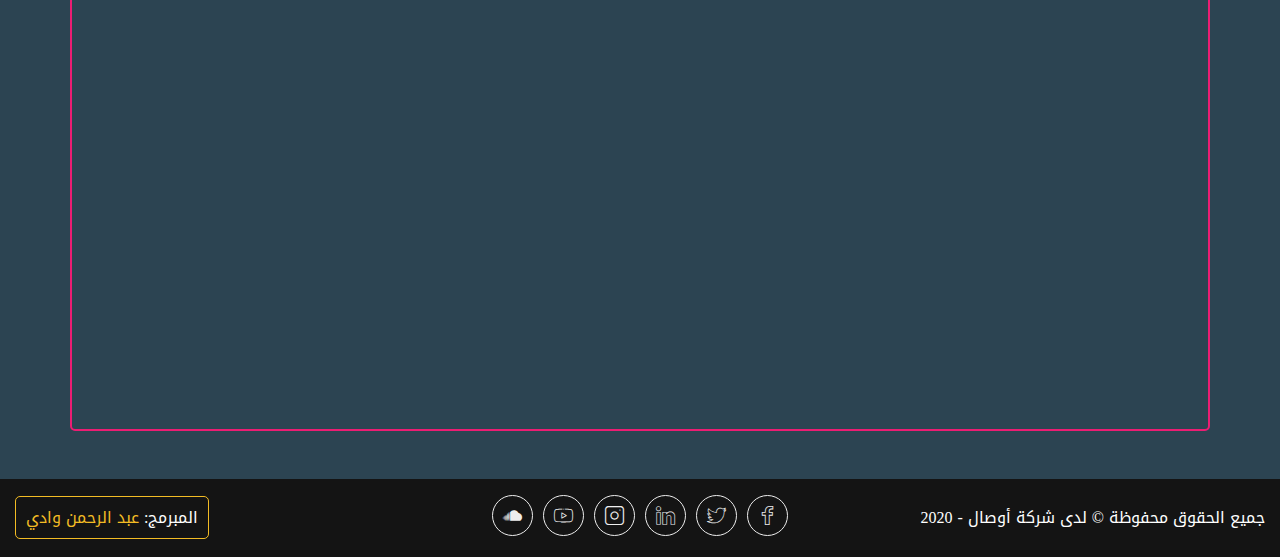
<file: service-1.html>
<!DOCTYPE html>
<html lang="ar">

<head>
    <title>AWSAL</title>
    <meta charset="UTF-8">
    <meta name="viewport" content="width=device-width, initial-scale=1.0">
    <link rel="stylesheet" href="css/bootstrap.min.css" />
    <link rel="stylesheet" href="css/bootstrap-rtl.css" />
    <link rel="stylesheet" href="css/hamburgers.min.css" />
    <link rel="stylesheet" href="styles.css" />
    <link rel="stylesheet" href="css/main.css" />

</head>

<body>

    <div class="loading">

        <!-- Start Svg Logo Loader -->
        <?xml version="1.0" encoding="utf-8"?>
        <svg version="1.1" id="Layer_1" xmlns="http://www.w3.org/2000/svg" xmlns:xlink="http://www.w3.org/1999/xlink"
            x="0px" y="0px" viewBox="0 0 850 350" style="enable-background:new 0 0 850 350;" xml:space="preserve">
            <style type="text/css">
                .st0 {
                    fill: url(#partLogo6_1_);
                }

                .st1 {
                    fill: url(#partLogo5_1_);
                }

                .st2 {
                    fill: url(#partLogo4_1_);
                }

                .st3 {
                    fill: url(#partLogo3_1_);
                }

                .st4 {
                    fill: url(#partLogo2_2_);
                }

                .st5 {
                    fill: url(#partLogo2_3_);
                }

                .st6 {
                    fill: url(#partLogo1_1_);
                }

                .st7 {
                    opacity: 0.2;
                }

                .st8 {
                    fill: url(#SVGID_1_);
                }

                .st9 {
                    fill: url(#SVGID_2_);
                }

                .st10 {
                    fill: url(#SVGID_3_);
                }

                .st11 {
                    fill: url(#SVGID_4_);
                }

                .st12 {
                    fill: url(#SVGID_5_);
                }

                .st13 {
                    fill: url(#SVGID_6_);
                }

                .st14 {
                    fill: url(#SVGID_7_);
                }

                .st15 {
                    opacity: 0.2;
                    fill: url(#shadowLetter1_1_);
                    enable-background: new;
                }

                .st16 {
                    fill: url(#letter1_1_);
                }

                .st17 {
                    opacity: 0.2;
                    fill: url(#shadowLetter2_1_);
                    enable-background: new;
                }

                .st18 {
                    fill: url(#letter2_1_);
                }

                .st19 {
                    opacity: 0.2;
                    fill: url(#shadowLetter3_1_);
                    enable-background: new;
                }

                .st20 {
                    fill: url(#letter3_1_);
                }

                .st21 {
                    opacity: 0.2;
                    fill: url(#shadowLetter4_1_);
                    enable-background: new;
                }

                .st22 {
                    fill: url(#letter4_1_);
                }

                .st23 {
                    opacity: 0.2;
                    fill: url(#shadowLetter5_1_);
                    enable-background: new;
                }

                .st24 {
                    fill: url(#letter5_1_);
                }
            </style>
            <linearGradient id="partLogo6_1_" gradientUnits="userSpaceOnUse" x1="327.1967" y1="137.9341" x2="242.084"
                y2="211.8703" gradientTransform="matrix(1 0 0 -1 0 352)">
                <stop offset="0" style="stop-color:#7F3F97" />
                <stop offset="1" style="stop-color:#EC1D74" />
            </linearGradient>
            <path id="partLogo6" class="st0"
                d="M268.5,187.4l-16.6,40c4,4.5,7.7,8.6,11.1,12.1l27.1-65.2l22.4-54.2h-16.2L268.5,187.4z" />
            <linearGradient id="partLogo5_1_" gradientUnits="userSpaceOnUse" x1="21.7932" y1="209.0314" x2="491.2028"
                y2="209.0314" gradientTransform="matrix(1 0 0 -1 0 352)">
                <stop offset="0.2418" style="stop-color:#7F3F97" />
                <stop offset="0.4465" style="stop-color:#EC1D74" />
                <stop offset="0.9543" style="stop-color:#F3BC24" />
            </linearGradient>
            <path id="partLogo5" class="st1" d="M320.4,99.7c0-0.5-0.1-1-0.2-1.5l0,0c0-0.2-0.1-0.2-0.2-0.4c0-0.1,0-0.2-0.1-0.2
	c-0.1-0.2-0.2-0.6-0.2-0.8c-0.1-0.2-0.2-0.2-0.2-0.4c-0.1-0.1-0.1-0.2-0.2-0.3l0,0c-0.1-0.2-0.2-0.4-0.3-0.6
	c-0.2-0.2-0.3-0.4-0.5-0.6l0,0c-0.2-0.2-0.3-0.4-0.5-0.6c-0.1-0.1-0.2-0.2-0.3-0.2c-0.2-0.1-0.2-0.2-0.4-0.3
	c-0.2-0.1-0.2-0.2-0.4-0.3h-0.1c-0.4-0.2-0.8-0.5-1.2-0.6l0,0l0,0c-0.1-0.1-0.2-0.1-0.3-0.1h-0.1c-0.3-0.2-0.7-0.2-1-0.3l0,0
	c-0.3-0.1-0.6-0.1-0.9-0.1c-0.1,0-0.1,0-0.2,0c-0.2,0-0.2,0-0.4,0l0,0l0,0l0,0H294h-28.4c-0.4,0-0.8,0-1.2,0.1
	c-2.8,0.5-5.1,2.5-5.9,5.2l-17.3,42.9l-17.3,42.7c-1.1,2.8-0.4,5.8,1.5,7.9c0.1,0.1,0.1,0.2,0.2,0.2c0.7,0.7,1.5,1.3,2.5,1.6
	c0.3,0.2,0.6,0.2,1,0.3c0.6,0.2,1.2,0.2,1.8,0.2c2.3,0,4.5-1.1,6-2.9c0.4-0.6,0.7-1.1,1-1.8l32.9-81.7h17.1h14l0,0H313
	c1,0,2-0.2,2.9-0.6c1.8-0.7,3.2-2.1,4-4l0,0l0,0l0,0c0.1-0.1,0.1-0.2,0.1-0.3l0,0c0.2-0.3,0.2-0.7,0.3-1l0,0
	c0.1-0.4,0.1-0.8,0.1-1.1l0,0C320.3,99.9,320.4,99.8,320.4,99.7L320.4,99.7z" />
            <linearGradient id="partLogo4_1_" gradientUnits="userSpaceOnUse" x1="126.1137" y1="316.6255" x2="279.7178"
                y2="137.8027" gradientTransform="matrix(1 0 0 -1 0 352)">
                <stop offset="0" style="stop-color:#7F3F97" />
                <stop offset="1" style="stop-color:#EC1D74" />
            </linearGradient>
            <path id="partLogo4" class="st2" d="M210.4,120.1c-0.3,2.5-0.7,5-1.1,7.6c-1,5.4-2.1,10.7-3.6,15.9c-0.3,1.2-0.7,2.5-1,3.7
	c2.4,7.4,5.3,14.6,8.4,21.4c6-15.4,10.6-31.9,12.6-49.6c-2,0.6-4.1,1-6.4,1C219.2,120.1,210.4,120.1,210.4,120.1z" />
            <linearGradient id="partLogo3_1_" gradientUnits="userSpaceOnUse" x1="113.3209" y1="313.8582" x2="394.933"
                y2="-11.2241" gradientTransform="matrix(1 0 0 -1 0 352)">
                <stop offset="0.2418" style="stop-color:#7F3F97" />
                <stop offset="0.4465" style="stop-color:#EC1D74" />
                <stop offset="0.9543" style="stop-color:#F3BC24" />
            </linearGradient>
            <path id="partLogo3" class="st3" d="M254.2,249c-2.5-2.5-5.1-5.3-7.8-8.3l0,0c-3-3.3-6.2-7-9.5-10.9c-7.6-9.2-15.7-20.1-23.1-32.2
	c-0.1-0.2-0.2-0.3-0.3-0.6c-0.9-1.5-1.8-2.9-2.6-4.5c-1.6-2.8-3.2-5.6-4.6-8.4c-0.2-0.2-0.3-0.6-0.5-0.8c-1.7-3.2-3.3-6.4-4.8-9.7
	c-1.1-2.4-2.1-4.9-3.2-7.3c-2.5-6.1-4.9-12.5-6.8-19c-3.7-12.7-6.3-26-6.9-40h14.4h12.9h7.6c0.5,0,1-0.1,1.5-0.2
	c1.4-0.3,2.8-1,3.7-2.1c0.3-0.3,0.6-0.7,0.9-1.1c0.7-1.1,1.2-2.4,1.3-3.8c0-0.2,0-0.2,0-0.4l0,0c0-2.1-0.9-3.9-2.1-5.3
	c-1.4-1.4-3.2-2.1-5.3-2.1l0,0h-18.9h-23.7c-2.1,0-3.9,0.9-5.3,2.1c-1.4,1.4-2.1,3.2-2.1,5.3c0,24.9,5.4,48.1,13.7,68.9
	c2.1,5.3,4.4,10.4,6.8,15.4l0,0c2.6,5.4,5.4,10.7,8.4,15.8l0,0c2.5,4.3,5,8.4,7.6,12.4c8.2,12.7,17,23.7,25,33
	c4.4,5.1,8.7,9.6,12.5,13.6l0,0c0.2,0.2,0.4,0.4,0.6,0.6c1.4,1.5,3.4,2.2,5.3,2.2c1.1,0,2.1-0.2,3.2-0.7c0.7-0.3,1.4-0.7,1.9-1.3
	l0,0l0,0l0.1-0.1c0.1-0.1,0.1-0.2,0.2-0.2l0,0c0.2-0.2,0.4-0.4,0.6-0.6l0,0c0.1-0.1,0.2-0.2,0.2-0.2c0.1-0.1,0.2-0.2,0.2-0.2
	c0-0.1,0.1-0.1,0.1-0.2c0.2-0.3,0.3-0.6,0.5-0.9l0.2-0.3c0.3-0.8,0.5-1.6,0.5-2.4c0-0.1,0-0.1,0-0.2c0-0.5,0-1-0.2-1.4
	C255.9,251.5,255.3,250.1,254.2,249z" />
            <linearGradient id="partLogo2_2_" gradientUnits="userSpaceOnUse" x1="-36.9663" y1="235.0337" x2="173.6663"
                y2="95.7583" gradientTransform="matrix(1 0 0 -1 0 352)">
                <stop offset="0" style="stop-color:#7F3F97" />
                <stop offset="1" style="stop-color:#EC1D74" />
            </linearGradient>
            <path id="partLogo2_1_" class="st4" d="M147.2,257.5c0.2,0.2,0.2,0.4,0.4,0.6c0.1,0.1,0.1,0.1,0.2,0.2c0.1,0.1,0.2,0.2,0.2,0.3
	c0.1,0.1,0.2,0.2,0.3,0.3l0.1,0.1l0.1,0.1c0.2,0.2,0.3,0.2,0.5,0.4l0,0c0.1,0.1,0.2,0.1,0.2,0.2c0.2,0.2,0.4,0.2,0.6,0.4
	c0,0,0.1,0,0.1,0.1c0,0,0.1,0,0.1,0.1c0.2,0.1,0.2,0.1,0.4,0.2s0.2,0.2,0.4,0.2c0.1,0,0.1,0,0.2,0.1c0.2,0.1,0.5,0.2,0.7,0.2
	c0.1,0,0.1,0,0.2,0h0.1c0.1,0,0.2,0,0.2,0c0.2,0,0.3,0.1,0.5,0.1c0.1,0,0.2,0,0.2,0s0,0,0.1,0h0.1c0.2,0,0.5,0.1,0.7,0.1h0.1l0,0h31
	c-0.2-0.6-0.4-1.1-0.6-1.8c-1.4-4.7-3.3-9.1-5.6-13.2h-20.5l0,0L138,212.9c-6.1-1.9-12.7-3-19.3-3.3L147.2,257.5
	C147.2,257.4,147.2,257.4,147.2,257.5z" />
            <linearGradient id="partLogo2_3_" gradientUnits="userSpaceOnUse" x1="91.3796" y1="217.0664" x2="269.3554"
                y2="220.5055" gradientTransform="matrix(1 0 0 -1 0 352)">
                <stop offset="0.2418" style="stop-color:#7F3F97" />
                <stop offset="0.8317" style="stop-color:#F3BC24" />
                <stop offset="0.8457" style="stop-color:#EC1D74" />
            </linearGradient>
            <path id="partLogo2" class="st5" d="M76.2,137L76.2,137c0,0.2,0,0.4,0.1,0.6c0,0.1,0,0.2,0,0.2c0,0.2,0.1,0.2,0.1,0.4
	c0,0.1,0,0.1,0,0.2v0.1v0.1c0.1,0.2,0.1,0.3,0.2,0.6c0,0.1,0.1,0.2,0.1,0.2c0,0,0,0,0,0.1v0.1c0,0.1,0.1,0.2,0.1,0.3
	c0.1,0.2,0.2,0.5,0.3,0.6l0,0l17.5,29.3l0.7,1.3c5.3-1,10.7-1.7,16.2-1.9L92,136.5l16-26.7l37.7,63c6.8,1.9,13.5,4.4,20,7.6
	c0-0.2,0.1-0.5,0.1-0.7c0.1-1.4-0.2-2.9-1-4.2l-50-84c-0.2-0.4-0.5-0.7-0.8-1.1c-0.1-0.1-0.2-0.2-0.2-0.2c-0.3-0.3-0.6-0.6-1-0.9
	c0,0,0,0-0.1,0c-0.3-0.2-0.7-0.5-1-0.6c-0.1-0.1-0.2-0.1-0.3-0.2c-0.4-0.2-0.8-0.3-1.2-0.4H110c-0.4-0.1-0.8-0.2-1.2-0.2
	c-0.1,0-0.2,0-0.3,0c-0.4,0-0.9,0-1.3,0.1h-0.1c-0.4,0.1-0.8,0.2-1.2,0.3c-0.1,0-0.2,0.1-0.3,0.1c-0.4,0.2-0.8,0.3-1.2,0.6
	c-1.1,0.7-2.1,1.7-2.6,2.7l0,0l-0.1,0.1l-15.9,26.7l-8.6,14.4c-0.2,0.2-0.2,0.4-0.3,0.6c0,0,0,0,0,0.1c-0.1,0.1-0.1,0.2-0.2,0.3
	c-0.1,0.1-0.1,0.2-0.2,0.3c0,0.1,0,0.1-0.1,0.2c0,0.1-0.1,0.2-0.1,0.3c0,0.1,0,0.1-0.1,0.2c-0.1,0.2-0.1,0.3-0.1,0.5c0,0,0,0,0,0.1
	c0,0.1,0,0.1,0,0.2s0,0.2,0,0.2c0,0.1,0,0.2,0,0.2s0,0.2,0,0.2c0,0.2,0,0.2,0,0.4c0,0.2,0,0.2,0,0.4C76.2,136.9,76.2,136.9,76.2,137
	z" />
            <linearGradient id="partLogo1_1_" gradientUnits="userSpaceOnUse" x1="-63.1432" y1="109.0223" x2="416.5831"
                y2="156.3071" gradientTransform="matrix(1 0 0 -1 0 352)">
                <stop offset="0.2418" style="stop-color:#7F3F97" />
                <stop offset="0.4465" style="stop-color:#EC1D74" />
                <stop offset="0.9543" style="stop-color:#F3BC24" />
            </linearGradient>
            <path id="partLogo1" class="st6" d="M22.8,257.2c0.9,1.8,2.5,3.3,4.6,4c0.7,0.2,1.4,0.3,2.1,0.3c0.2,0,0.6,0,0.8-0.1
	c0.1,0,0.1,0,0.2,0l19.2,0.1l38.1,0.2l0,0l0,0l0,0c0,0,0,0,0.1,0c0,0,0,0,0.1,0c0.2,0,0.6,0,0.8-0.1c0.1,0,0.2,0,0.3-0.1
	c0.2,0,0.4-0.1,0.6-0.2l0,0c0.1,0,0.2,0,0.2-0.1c0.1,0,0.2-0.1,0.2-0.1c0.5-0.2,1-0.4,1.4-0.6l0,0h0.1l0.1-0.1l0,0
	c0.1-0.1,0.2-0.2,0.3-0.2c0.1-0.1,0.2-0.2,0.3-0.2c0.1-0.1,0.2-0.1,0.2-0.2c0,0,0.1,0,0.1-0.1c0.1-0.1,0.2-0.2,0.3-0.2
	c0.1-0.1,0.2-0.2,0.2-0.2c0.1-0.1,0.2-0.2,0.2-0.2l0.1-0.1c0.1-0.1,0.2-0.2,0.2-0.2c0.1-0.1,0.2-0.2,0.2-0.3c0-0.1,0.1-0.1,0.1-0.2
	l0.1-0.1c0.1-0.1,0.2-0.2,0.2-0.3c0.1-0.1,0.1-0.2,0.2-0.3v-0.1c0-0.1,0.1-0.2,0.1-0.2c0.1-0.2,0.1-0.2,0.2-0.4
	c0-0.1,0.1-0.2,0.1-0.2v-0.1c0-0.1,0-0.1,0-0.2s0.1-0.2,0.1-0.2c0-0.1,0-0.1,0.1-0.2c0-0.1,0-0.1,0-0.2s0-0.1,0-0.2
	c0-0.1,0-0.2,0.1-0.2c0-0.1,0.1-0.2,0.1-0.3s0-0.2,0-0.3c0-0.2,0-0.3,0-0.4s0-0.1,0-0.2l0,0l0,0c0-0.1,0-0.1,0-0.2
	c0-0.2,0-0.3,0-0.5c0-0.1,0-0.2,0-0.3c0-0.1,0-0.2-0.1-0.3v-0.1c0-0.1,0-0.2-0.1-0.3c0-0.2-0.1-0.2-0.1-0.4c0-0.2-0.1-0.2-0.1-0.4
	c0-0.1-0.1-0.2-0.1-0.3c-0.1-0.2-0.1-0.2-0.2-0.4l0,0c0-0.1-0.1-0.2-0.1-0.2c-0.1-0.1-0.1-0.2-0.2-0.2c0-0.1-0.1-0.1-0.1-0.2
	c0,0,0,0,0-0.1v-0.1l-7.2-12.1L78,223.2l0,0c-0.2-0.4-0.5-0.7-0.8-1.1c-0.1-0.1-0.2-0.2-0.2-0.2c-0.3-0.3-0.6-0.6-1-0.9
	c0,0,0,0-0.1,0c-0.3-0.2-0.7-0.5-1-0.6c-0.1-0.1-0.2-0.1-0.3-0.2c-0.4-0.2-0.8-0.3-1.2-0.4h-0.1c-0.4-0.1-0.8-0.2-1.2-0.2
	c-0.1,0-0.2,0-0.3,0c-0.4,0-0.9,0-1.3,0.1h-0.1c-0.4,0.1-0.8,0.2-1.2,0.3c-0.1,0-0.2,0.1-0.3,0.1c-0.4,0.2-0.8,0.3-1.2,0.6l0,0
	c-3.5,2.1-4.7,6.7-2.5,10.3l4.5,7.6l4.8,8l-19.6,0.1l-14.7-0.1c10.5-23.8,31.9-41.4,57-47.5c4.5-1.1,9.1-1.8,13.8-2.1
	c1.8-0.2,3.7-0.2,5.6-0.2c4.1,0,8.3,0.3,12.3,0.9c6.1,0.9,12.1,2.5,17.8,4.6c8.2,3.1,15.8,7.6,22.5,13c6.3,5.1,11.8,11.1,16.4,17.9
	c2.7,4.1,5.2,8.4,7.2,12.9c1.4,3,2.5,6.2,3.5,9.5l0,0c0.2,0.5,0.3,0.9,0.6,1.3c0.1,0.2,0.2,0.2,0.2,0.4c0.2,0.2,0.3,0.6,0.6,0.8
	c0.1,0.2,0.2,0.2,0.3,0.4c0.2,0.2,0.4,0.4,0.6,0.6c0.1,0.1,0.2,0.2,0.3,0.3c0.2,0.2,0.6,0.4,0.9,0.6c0.1,0.1,0.2,0.1,0.2,0.2
	c0.4,0.2,0.8,0.4,1.2,0.5c0.1,0,0.2,0.1,0.3,0.1c0.3,0.1,0.6,0.2,1,0.2c0.2,0,0.3,0,0.5,0c0.2,0,0.3,0,0.5,0c0.2,0,0.3,0,0.5,0
	c0.2,0,0.2,0,0.4,0c0.3,0,0.6-0.1,0.9-0.2h0.1l0,0c0.1,0,0.2,0,0.3-0.1c3.8-1.2,6-5.2,5-9.1c0-0.1,0-0.2-0.1-0.3
	c-0.5-1.6-1-3.1-1.6-4.6c-1.7-4.5-3.7-9-6-13.3c-6.8-12.3-16.2-23.3-27.5-31.8c-2.1-1.6-4.4-3.1-6.6-4.5c-5.3-3.3-10.7-6.1-16.5-8.4
	c-4.8-1.9-9.7-3.3-14.8-4.5c-0.7-0.2-1.4-0.3-2.1-0.5c-5.3-1-10.7-1.6-16.1-1.8c-1,0-1.9-0.1-2.9-0.1c-4.7,0-9.4,0.3-14,1
	c-4.5,0.6-9,1.6-13.4,2.9c-10.2,2.9-19.8,7.5-28.7,13.7c-1.1,0.8-2.1,1.5-3.3,2.4c-2,1.5-3.9,3.1-5.8,4.8c-1,1-2.1,1.9-3.1,2.9l0,0
	C38.1,219.1,30.2,230.9,25,244c-1,2.6-2,5.3-2.8,8c-0.4,1.3-0.4,2.5-0.1,3.7C22.4,256.2,22.5,256.6,22.8,257.2z" />
            <g id="shadowLogo" class="st7">
                <g>

                    <linearGradient id="SVGID_1_" gradientUnits="userSpaceOnUse" x1="94.9612" y1="216.8276"
                        x2="272.9371" y2="220.2667" gradientTransform="matrix(1 0 0 -1 0 352)">
                        <stop offset="0.2418" style="stop-color:#7F3F97" />
                        <stop offset="0.8317" style="stop-color:#F3BC24" />
                        <stop offset="0.8457" style="stop-color:#EC1D74" />
                    </linearGradient>
                    <path class="st8" d="M79.8,137.2L79.8,137.2c0,0.2,0,0.4,0.1,0.6c0,0.1,0,0.2,0,0.2c0,0.2,0.1,0.2,0.1,0.4c0,0.1,0,0.1,0,0.2v0.1
			v0.1c0.1,0.2,0.1,0.3,0.2,0.6c0,0.1,0.1,0.2,0.1,0.2c0,0,0,0,0,0.1v0.1c0,0.1,0.1,0.2,0.1,0.3c0.1,0.2,0.2,0.5,0.3,0.6l0,0
			l17.5,29.3l0.7,1.3c5.3-1,10.7-1.7,16.2-1.9l-19.4-32.5l16-26.7l37.7,63c6.8,1.9,13.5,4.4,20,7.6c0-0.2,0.1-0.5,0.1-0.7
			c0.1-1.4-0.2-2.9-1-4.2l-50-84c-0.2-0.4-0.5-0.7-0.8-1.1c-0.1-0.1-0.2-0.2-0.2-0.2c-0.3-0.3-0.6-0.6-1-0.9c0,0,0,0-0.1,0
			c-0.3-0.2-0.7-0.5-1-0.6c-0.1-0.1-0.2-0.1-0.3-0.2c-0.4-0.2-0.8-0.3-1.2-0.4h-0.1c-0.4-0.1-0.8-0.2-1.2-0.2c-0.1,0-0.2,0-0.3,0
			c-0.4,0-0.9,0-1.3,0.1h-0.1c-0.4,0.1-0.8,0.2-1.2,0.3c-0.1,0-0.2,0.1-0.3,0.1c-0.4,0.2-0.8,0.3-1.2,0.6c-1.1,0.7-2.1,1.7-2.6,2.7
			l0,0l-0.1,0.1l-15.9,26.7l-8.6,14.4c-0.2,0.2-0.2,0.4-0.3,0.6c0,0,0,0,0,0.1c-0.1,0.1-0.1,0.2-0.2,0.3c-0.1,0.1-0.1,0.2-0.2,0.3
			c0,0.1,0,0.1-0.1,0.2c0,0.1-0.1,0.2-0.1,0.3c0,0.1,0,0.1-0.1,0.2c-0.1,0.2-0.1,0.3-0.1,0.5c0,0,0,0,0,0.1c0,0.1,0,0.1,0,0.2
			s0,0.2,0,0.2c0,0.1,0,0.2,0,0.2s0,0.2,0,0.2c0,0.2,0,0.2,0,0.4c0,0.2,0,0.2,0,0.4C79.8,137.2,79.8,137.2,79.8,137.2z" />

                    <linearGradient id="SVGID_2_" gradientUnits="userSpaceOnUse" x1="-33.3869" y1="234.7967"
                        x2="177.2456" y2="95.5213" gradientTransform="matrix(1 0 0 -1 0 352)">
                        <stop offset="0" style="stop-color:#7F3F97" />
                        <stop offset="1" style="stop-color:#EC1D74" />
                    </linearGradient>
                    <path class="st9" d="M150.8,257.8c0.2,0.2,0.2,0.4,0.4,0.6c0.1,0.1,0.1,0.1,0.2,0.2c0.1,0.1,0.2,0.2,0.2,0.3
			c0.1,0.1,0.2,0.2,0.3,0.3l0.1,0.1l0.1,0.1c0.2,0.2,0.3,0.2,0.5,0.4l0,0c0.1,0.1,0.2,0.1,0.2,0.2c0.2,0.2,0.4,0.2,0.6,0.4
			c0,0,0.1,0,0.1,0.1c0,0,0.1,0,0.1,0.1c0.2,0.1,0.2,0.1,0.4,0.2s0.2,0.2,0.4,0.2c0.1,0,0.1,0,0.2,0.1c0.2,0.1,0.5,0.2,0.7,0.2
			c0.1,0,0.1,0,0.2,0h0.1c0.1,0,0.2,0,0.2,0c0.2,0,0.3,0.1,0.5,0.1c0.1,0,0.2,0,0.2,0s0,0,0.1,0h0.1c0.2,0,0.5,0.1,0.7,0.1h0.1l0,0
			h31c-0.2-0.6-0.4-1.1-0.6-1.8c-1.4-4.7-3.3-9.1-5.6-13.2h-20.5l0,0l-19.8-33.1c-6.1-1.9-12.7-3-19.3-3.3L150.8,257.8
			C150.8,257.7,150.8,257.7,150.8,257.8z" />

                    <linearGradient id="SVGID_3_" gradientUnits="userSpaceOnUse" x1="-59.5767" y1="108.9411"
                        x2="420.1496" y2="156.226" gradientTransform="matrix(1 0 0 -1 0 352)">
                        <stop offset="0.2418" style="stop-color:#7F3F97" />
                        <stop offset="0.4465" style="stop-color:#EC1D74" />
                        <stop offset="0.9543" style="stop-color:#F3BC24" />
                    </linearGradient>
                    <path class="st10" d="M26.4,257.4c0.9,1.8,2.5,3.3,4.6,4c0.7,0.2,1.4,0.3,2.1,0.3c0.2,0,0.6,0,0.8-0.1c0.1,0,0.1,0,0.2,0l19.2,0.1
			l38.1,0.2l0,0l0,0l0,0c0,0,0,0,0.1,0c0,0,0,0,0.1,0c0.2,0,0.6,0,0.8-0.1c0.1,0,0.2,0,0.3-0.1c0.2,0,0.4-0.1,0.6-0.2l0,0
			c0.1,0,0.2,0,0.2-0.1c0.1,0,0.2-0.1,0.2-0.1c0.5-0.2,1-0.4,1.4-0.6l0,0h0.1l0.1-0.1l0,0c0.1-0.1,0.2-0.2,0.3-0.2
			c0.1-0.1,0.2-0.2,0.3-0.2c0.1-0.1,0.2-0.1,0.2-0.2c0,0,0.1,0,0.1-0.1c0.1-0.1,0.2-0.2,0.3-0.2c0.1-0.1,0.2-0.2,0.2-0.2
			c0.1-0.1,0.2-0.2,0.2-0.2l0.1-0.1c0.1-0.1,0.2-0.2,0.2-0.2c0.1-0.1,0.2-0.2,0.2-0.3c0-0.1,0.1-0.1,0.1-0.2l0.1-0.1
			c0.1-0.1,0.2-0.2,0.2-0.3c0.1-0.1,0.1-0.2,0.2-0.3v-0.1c0-0.1,0.1-0.2,0.1-0.2c0.1-0.2,0.1-0.2,0.2-0.4c0-0.1,0.1-0.2,0.1-0.2
			v-0.1c0-0.1,0-0.1,0-0.2s0.1-0.2,0.1-0.2c0-0.1,0-0.1,0.1-0.2c0-0.1,0-0.1,0-0.2c0-0.1,0-0.1,0-0.2s0-0.2,0.1-0.2
			c0-0.1,0.1-0.2,0.1-0.3c0-0.1,0-0.2,0-0.3c0-0.2,0-0.3,0-0.4c0-0.1,0-0.1,0-0.2l0,0l0,0c0-0.1,0-0.1,0-0.2c0-0.2,0-0.3,0-0.5
			c0-0.1,0-0.2,0-0.3s0-0.2-0.1-0.3v-0.1c0-0.1,0-0.2-0.1-0.3c0-0.2-0.1-0.2-0.1-0.4c0-0.2-0.1-0.2-0.1-0.4c0-0.1-0.1-0.2-0.1-0.3
			c-0.1-0.2-0.1-0.2-0.2-0.4l0,0c0-0.1-0.1-0.2-0.1-0.2c-0.1-0.1-0.1-0.2-0.2-0.2c0-0.1-0.1-0.1-0.1-0.2c0,0,0,0,0-0.1v-0.1
			l-7.2-12.1l-8.9-14.9l0,0c-0.2-0.4-0.5-0.7-0.8-1.1c-0.1-0.1-0.2-0.2-0.2-0.2c-0.3-0.3-0.6-0.6-1-0.9c0,0,0,0-0.1,0
			c-0.3-0.2-0.7-0.5-1-0.6c-0.1-0.1-0.2-0.1-0.3-0.2c-0.4-0.2-0.8-0.3-1.2-0.4h-0.1c-0.4-0.1-0.8-0.2-1.2-0.2c-0.1,0-0.2,0-0.3,0
			c-0.4,0-0.9,0-1.3,0.1H74c-0.4,0.1-0.8,0.2-1.2,0.3c-0.1,0-0.2,0.1-0.3,0.1c-0.4,0.2-0.8,0.3-1.2,0.6l0,0
			c-3.5,2.1-4.7,6.7-2.5,10.3l4.5,7.6l4.8,8l-19.6-0.1l-14.7-0.1c10.5-23.8,31.9-41.4,57-47.5c4.5-1.1,9.1-1.8,13.8-2.1
			c1.8-0.2,3.7-0.2,5.6-0.2c4.1,0,8.3,0.3,12.3,0.9c6.1,0.9,12.1,2.5,17.8,4.6c8.2,3.1,15.8,7.6,22.5,13
			c6.3,5.1,11.8,11.1,16.4,17.9c2.7,4.1,5.2,8.4,7.2,12.9c1.4,3,2.5,6.2,3.5,9.5l0,0c0.2,0.5,0.3,0.9,0.6,1.3
			c0.1,0.2,0.2,0.2,0.2,0.4c0.2,0.2,0.3,0.6,0.6,0.8c0.1,0.2,0.2,0.2,0.3,0.4c0.2,0.2,0.4,0.4,0.6,0.6c0.1,0.1,0.2,0.2,0.3,0.3
			c0.2,0.2,0.6,0.4,0.9,0.6c0.1,0.1,0.2,0.1,0.2,0.2c0.4,0.2,0.8,0.4,1.2,0.5c0.1,0,0.2,0.1,0.3,0.1c0.3,0.1,0.6,0.2,1,0.2
			c0.2,0,0.3,0,0.5,0c0.2,0,0.3,0,0.5,0c0.2,0,0.3,0,0.5,0c0.2,0,0.2,0,0.4,0c0.3,0,0.6-0.1,0.9-0.2h0.1l0,0c0.1,0,0.2,0,0.3-0.1
			c3.8-1.2,6-5.2,5-9.1c0-0.1,0-0.2-0.1-0.3c-0.5-1.6-1-3.1-1.6-4.6c-1.7-4.5-3.7-9-6-13.3c-6.8-12.3-16.2-23.3-27.5-31.8
			c-2.1-1.6-4.4-3.1-6.6-4.5c-5.3-3.3-10.7-6.1-16.5-8.4c-4.8-1.9-9.7-3.3-14.8-4.5c-0.7-0.2-1.4-0.3-2.1-0.5
			c-5.3-1-10.7-1.6-16.1-1.8c-1,0-1.9-0.1-2.9-0.1c-4.7,0-9.4,0.3-14,1c-4.5,0.6-9,1.6-13.4,2.9c-10.2,2.9-19.8,7.5-28.7,13.7
			c-1.1,0.8-2.1,1.5-3.3,2.4c-2,1.5-3.9,3.1-5.8,4.8c-1,1-2.1,1.9-3.1,2.9l0,0c-10.1,9.8-18.1,21.7-23.2,34.7c-1,2.6-2,5.3-2.8,8
			c-0.4,1.3-0.4,2.5-0.1,3.7C26,256.4,26.1,256.9,26.4,257.4z" />
                </g>
                <g>

                    <linearGradient id="SVGID_4_" gradientUnits="userSpaceOnUse" x1="330.776" y1="137.6978"
                        x2="245.6632" y2="211.6341" gradientTransform="matrix(1 0 0 -1 0 352)">
                        <stop offset="0" style="stop-color:#7F3F97" />
                        <stop offset="1" style="stop-color:#EC1D74" />
                    </linearGradient>
                    <path class="st11"
                        d="M272.1,187.6l-16.6,40c4,4.5,7.7,8.6,11.1,12.1l27.1-65.2l22.4-54.2H300L272.1,187.6z" />

                    <linearGradient id="SVGID_5_" gradientUnits="userSpaceOnUse" x1="116.9003" y1="313.6227"
                        x2="398.5123" y2="-11.4597" gradientTransform="matrix(1 0 0 -1 0 352)">
                        <stop offset="0.2418" style="stop-color:#7F3F97" />
                        <stop offset="0.4465" style="stop-color:#EC1D74" />
                        <stop offset="0.9543" style="stop-color:#F3BC24" />
                    </linearGradient>
                    <path class="st12" d="M257.8,249.2c-2.5-2.5-5.1-5.3-7.8-8.3l0,0c-3-3.3-6.2-7-9.5-10.9c-7.6-9.2-15.7-20.1-23.1-32.2
			c-0.1-0.2-0.2-0.3-0.3-0.6c-0.9-1.5-1.8-2.9-2.6-4.5c-1.6-2.8-3.2-5.6-4.6-8.4c-0.2-0.2-0.3-0.6-0.5-0.8c-1.7-3.2-3.3-6.4-4.8-9.7
			c-1.1-2.4-2.1-4.9-3.2-7.3c-2.5-6.1-4.9-12.5-6.8-19c-3.7-12.7-6.3-26-6.9-40h14.4H215h7.6c0.5,0,1-0.1,1.5-0.2
			c1.4-0.3,2.8-1,3.7-2.1c0.3-0.3,0.6-0.7,0.9-1.1c0.7-1.1,1.2-2.4,1.3-3.8c0-0.2,0-0.2,0-0.4l0,0c0-2.1-0.9-3.9-2.1-5.3
			c-1.4-1.4-3.2-2.1-5.3-2.1l0,0h-18.9H180c-2.1,0-3.9,0.9-5.3,2.1c-1.4,1.4-2.1,3.2-2.1,5.3c0,24.9,5.4,48.1,13.7,68.9
			c2.1,5.3,4.4,10.4,6.8,15.4l0,0c2.6,5.4,5.4,10.7,8.4,15.8l0,0c2.5,4.3,5,8.4,7.6,12.4c8.2,12.7,17,23.7,25,33
			c4.4,5.1,8.7,9.6,12.5,13.6l0,0c0.2,0.2,0.4,0.4,0.6,0.6c1.4,1.5,3.4,2.2,5.3,2.2c1.1,0,2.1-0.2,3.2-0.7c0.7-0.3,1.4-0.7,1.9-1.3
			l0,0l0,0l0.1-0.1c0.1-0.1,0.1-0.2,0.2-0.2l0,0c0.2-0.2,0.4-0.4,0.6-0.6l0,0c0.1-0.1,0.2-0.2,0.2-0.2c0.1-0.1,0.2-0.2,0.2-0.2
			c0-0.1,0.1-0.1,0.1-0.2c0.2-0.3,0.3-0.6,0.5-0.9l0.2-0.3c0.3-0.8,0.5-1.6,0.5-2.4c0-0.1,0-0.1,0-0.2c0-0.5,0-1-0.2-1.4
			C259.5,251.6,258.9,250.3,257.8,249.2z" />

                    <linearGradient id="SVGID_6_" gradientUnits="userSpaceOnUse" x1="129.6931" y1="316.39" x2="283.2972"
                        y2="137.5672" gradientTransform="matrix(1 0 0 -1 0 352)">
                        <stop offset="0" style="stop-color:#7F3F97" />
                        <stop offset="1" style="stop-color:#EC1D74" />
                    </linearGradient>
                    <path class="st13" d="M214,120.4c-0.3,2.5-0.7,5-1.1,7.6c-1,5.4-2.1,10.7-3.6,15.9c-0.3,1.2-0.7,2.5-1,3.7
			c2.4,7.4,5.3,14.6,8.4,21.4c6-15.4,10.6-31.9,12.6-49.6c-2,0.6-4.1,1-6.4,1C222.8,120.4,214,120.4,214,120.4z" />

                    <linearGradient id="SVGID_7_" gradientUnits="userSpaceOnUse" x1="25.3748" y1="208.6732"
                        x2="494.7844" y2="208.6732" gradientTransform="matrix(1 0 0 -1 0 352)">
                        <stop offset="0.2418" style="stop-color:#7F3F97" />
                        <stop offset="0.4465" style="stop-color:#EC1D74" />
                        <stop offset="0.9543" style="stop-color:#F3BC24" />
                    </linearGradient>
                    <path class="st14" d="M324,99.9c0-0.5-0.1-1-0.2-1.5l0,0c0-0.2-0.1-0.2-0.2-0.4c0-0.1,0-0.2-0.1-0.2c-0.1-0.2-0.2-0.6-0.2-0.8
			c-0.1-0.2-0.2-0.2-0.2-0.4c-0.1-0.1-0.1-0.2-0.2-0.3l0,0c-0.1-0.2-0.2-0.4-0.3-0.6c-0.2-0.2-0.3-0.4-0.5-0.6l0,0
			c-0.2-0.2-0.3-0.4-0.5-0.6c-0.1-0.1-0.2-0.2-0.3-0.2c-0.2-0.1-0.2-0.2-0.4-0.3c-0.2-0.1-0.2-0.2-0.4-0.3h-0.1
			c-0.4-0.2-0.8-0.5-1.2-0.6l0,0l0,0c-0.1-0.1-0.2-0.1-0.3-0.1h-0.1c-0.3-0.2-0.7-0.2-1-0.3l0,0c-0.3-0.1-0.6-0.1-0.9-0.1
			c-0.1,0-0.1,0-0.2,0c-0.2,0-0.2,0-0.4,0l0,0l0,0l0,0h-18.9h-28.4c-0.4,0-0.8,0-1.2,0.1c-2.8,0.5-5.1,2.5-5.9,5.2l-17.3,42.9
			l-17.3,42.9c-1.1,2.8-0.4,5.8,1.5,7.9c0.1,0.1,0.1,0.2,0.2,0.2c0.7,0.7,1.5,1.3,2.5,1.6c0.3,0.2,0.6,0.2,1,0.3
			c0.6,0.2,1.2,0.2,1.8,0.2c2.3,0,4.5-1.1,6-2.9c0.4-0.6,0.7-1.1,1-1.8l32.9-81.7h17.1h14l0,0h11.2c1,0,2-0.2,2.9-0.6
			c1.8-0.7,3.2-2.1,4-4l0,0l0,0l0,0c0.1-0.1,0.1-0.2,0.1-0.3l0,0c0.2-0.3,0.2-0.7,0.3-1l0,0c0.1-0.4,0.1-0.8,0.1-1.1l0,0
			C323.9,100.1,324,100.1,324,99.9L324,99.9z" />
                </g>
            </g>
            <g id="letter01">

                <linearGradient id="shadowLetter1_1_" gradientUnits="userSpaceOnUse" x1="250.037" y1="180.053"
                    x2="884.6036" y2="-12.527" gradientTransform="matrix(1 0 0 -1 0 352)">
                    <stop offset="0.2418" style="stop-color:#7F3F97" />
                    <stop offset="0.4465" style="stop-color:#EC1D74" />
                    <stop offset="0.9543" style="stop-color:#F3BC24" />
                </linearGradient>
                <path id="shadowLetter1" class="st15" d="M373.8,219.4h-45.9l-12.4,32.7h-15.2l43.3-112.4h14.6l43.4,112.4h-15.3L373.8,219.4z
		 M350.9,160l-17.5,45.5h34.9L350.9,160z" />

                <linearGradient id="letter1_1_" gradientUnits="userSpaceOnUse" x1="240.3248" y1="180.1016" x2="874.8914"
                    y2="-12.4783" gradientTransform="matrix(1 0 0 -1 0 352)">
                    <stop offset="0.2418" style="stop-color:#7F3F97" />
                    <stop offset="0.4465" style="stop-color:#EC1D74" />
                    <stop offset="0.9543" style="stop-color:#F3BC24" />
                </linearGradient>
                <path id="letter1" class="st16" d="M364,219.4h-45.9l-12.4,32.7h-15.2l43.3-112.5h14.6L391.8,252h-15.3L364,219.4z M341.2,160
		l-17.5,45.5h34.9L341.2,160z" />
            </g>
            <g id="letter02">

                <linearGradient id="shadowLetter2_1_" gradientUnits="userSpaceOnUse" x1="254.2734" y1="225.3857"
                    x2="888.84" y2="32.8059" gradientTransform="matrix(1 0 0 -1 0 352)">
                    <stop offset="0.2418" style="stop-color:#7F3F97" />
                    <stop offset="0.4465" style="stop-color:#EC1D74" />
                    <stop offset="0.9543" style="stop-color:#F3BC24" />
                </linearGradient>
                <path id="shadowLetter2" class="st17" d="M466.6,194.2l-33,57.9h-15.2l-31.4-112.4h14.9l26,94l30.8-53.9h15.9l30.7,53.9l26.2-94
		h14.9L515,252h-15.2L466.6,194.2z" />

                <linearGradient id="letter2_1_" gradientUnits="userSpaceOnUse" x1="244.5532" y1="225.4081" x2="879.1198"
                    y2="32.8282" gradientTransform="matrix(1 0 0 -1 0 352)">
                    <stop offset="0.2418" style="stop-color:#7F3F97" />
                    <stop offset="0.4465" style="stop-color:#EC1D74" />
                    <stop offset="0.9543" style="stop-color:#F3BC24" />
                </linearGradient>
                <path id="letter2" class="st18" d="M456.9,194.2l-33,57.9h-15.2l-31.4-112.4h14.9l26,94l30.8-53.9H465l30.7,53.9l26.2-94h14.9
		L505.3,252h-15.2L456.9,194.2z" />
            </g>
            <g id="letter03">

                <linearGradient id="shadowLetter3_1_" gradientUnits="userSpaceOnUse" x1="258.6436" y1="257.2579"
                    x2="893.2101" y2="64.678" gradientTransform="matrix(1 0 0 -1 0 352)">
                    <stop offset="0.2418" style="stop-color:#7F3F97" />
                    <stop offset="0.4465" style="stop-color:#EC1D74" />
                    <stop offset="0.9543" style="stop-color:#F3BC24" />
                </linearGradient>
                <path id="shadowLetter3" class="st19" d="M582.6,251.9c-11.7-2.3-23.2-8.2-33.5-17.1l9.4-10.5c8.3,7.3,17.7,12.1,27,14
		c7.9,1.8,15.6,1.2,21.8-1.8c4.1-1.9,11.3-6.6,11.3-16.2c0-11.8-12.6-16.1-25-18.4c-1.2-0.1-18.9-3.8-25.9-7.9
		c-9.5-5.7-14.5-14.2-14.5-24.7c0-5.8,1.9-11.4,5.3-16.2c3.4-4.4,7.9-8,13.3-10.5c7.9-3.8,17.2-4.8,26.7-3.4
		c10.2,1.8,20.8,6.6,29.8,14.2l-9.1,11c-16.2-13.4-32-13.7-41.5-9.4c-6.4,3.1-10.2,8.5-10.2,14.2c0,10.7,9.2,14.9,23.7,18
		c6,1.5,18.4,3.5,25.9,7.7c10.2,5.7,15.6,14.5,15.6,25.4c0,6.4-1.8,12.4-5.4,17.7c-3.4,4.7-8.3,8.3-14,11.3
		c-6,3.1-12.1,3.9-19.1,3.9C590.2,253.2,586.4,252.8,582.6,251.9z" />

                <linearGradient id="letter3_1_" gradientUnits="userSpaceOnUse" x1="248.9111" y1="257.2397" x2="883.4777"
                    y2="64.6597" gradientTransform="matrix(1 0 0 -1 0 352)">
                    <stop offset="0.2418" style="stop-color:#7F3F97" />
                    <stop offset="0.4465" style="stop-color:#EC1D74" />
                    <stop offset="0.9543" style="stop-color:#F3BC24" />
                </linearGradient>
                <path id="letter3" class="st20" d="M572.8,251.9c-11.7-2.3-23.2-8.2-33.5-17.1l9.4-10.5c8.3,7.3,17.7,12.1,27,14
		c7.9,1.8,15.6,1.2,21.8-1.8c4.1-1.9,11.3-6.6,11.3-16.2c0-11.8-12.6-16.1-25-18.4c-1.2-0.1-18.9-3.8-25.9-7.9
		c-9.5-5.7-14.5-14.2-14.5-24.7c0-5.8,1.9-11.4,5.3-16.2c3.4-4.4,7.9-8,13.3-10.5c7.9-3.8,17.2-4.8,26.7-3.4
		c10.2,1.8,20.8,6.6,29.8,14.2l-9.1,11c-16.2-13.4-32-13.7-41.5-9.4c-6.4,3.1-10.2,8.5-10.2,14.2c0,10.7,9.2,14.9,23.7,18
		c6,1.5,18.4,3.5,25.9,7.7c10.2,5.7,15.6,14.5,15.6,25.4c0,6.4-1.8,12.4-5.4,17.7c-3.4,4.7-8.3,8.3-14,11.3
		c-6,3.1-12.1,3.9-19.1,3.9C580.4,253.2,576.6,252.8,572.8,251.9z" />
            </g>
            <g id="letter04">

                <linearGradient id="shadowLetter4_1_" gradientUnits="userSpaceOnUse" x1="261.8949" y1="278.6808"
                    x2="896.4615" y2="86.1009" gradientTransform="matrix(1 0 0 -1 0 352)">
                    <stop offset="0.2418" style="stop-color:#7F3F97" />
                    <stop offset="0.4465" style="stop-color:#EC1D74" />
                    <stop offset="0.9543" style="stop-color:#F3BC24" />
                </linearGradient>
                <path id="shadowLetter4" class="st21" d="M710.7,219.4h-45.9l-12.4,32.7h-15.2l43.3-112.4H695l43.4,112.4h-15.3L710.7,219.4z
		 M687.9,160l-17.5,45.5h34.9L687.9,160z" />

                <linearGradient id="letter4_1_" gradientUnits="userSpaceOnUse" x1="252.1749" y1="278.7032" x2="886.7413"
                    y2="86.1233" gradientTransform="matrix(1 0 0 -1 0 352)">
                    <stop offset="0.2418" style="stop-color:#7F3F97" />
                    <stop offset="0.4465" style="stop-color:#EC1D74" />
                    <stop offset="0.9543" style="stop-color:#F3BC24" />
                </linearGradient>
                <path id="letter4" class="st22" d="M701,219.4h-45.9l-12.4,32.7h-15.2l43.3-112.4h14.6l43.4,112.4h-15.3L701,219.4z M678.1,160
		l-17.5,45.5h34.9L678.1,160z" />
            </g>
            <g id="letter05">

                <linearGradient id="shadowLetter5_1_" gradientUnits="userSpaceOnUse" x1="269.7569" y1="305.0375"
                    x2="904.3235" y2="112.4576" gradientTransform="matrix(1 0 0 -1 0 352)">
                    <stop offset="0.2418" style="stop-color:#7F3F97" />
                    <stop offset="0.4465" style="stop-color:#EC1D74" />
                    <stop offset="0.9543" style="stop-color:#F3BC24" />
                </linearGradient>
                <path id="shadowLetter5" class="st23" d="M753.3,139.6h14.2v98.7H829V252h-75.9V139.6H753.3z" />

                <linearGradient id="letter5_1_" gradientUnits="userSpaceOnUse" x1="260.0368" y1="305.0599" x2="894.6034"
                    y2="112.48" gradientTransform="matrix(1 0 0 -1 0 352)">
                    <stop offset="0.2418" style="stop-color:#7F3F97" />
                    <stop offset="0.4465" style="stop-color:#EC1D74" />
                    <stop offset="0.9543" style="stop-color:#F3BC24" />
                </linearGradient>
                <path id="letter5" class="st24" d="M743.6,139.6h14.2v98.7h61.5V252h-75.9V139.6H743.6z" />
            </g>
        </svg>
        <!-- End Svg Logo Loader -->

        <audio id="soundLoader">
            <source src="sounds/sound-loader.mp3" type="audio/mpeg">
        </audio>

    </div>

    <nav>
        <div class="containerNav container">
            <div>
                <img src="img/svg/logo3.svg" width="150" alt="">
            </div>
            <div class="d-lg-none keyMenu hamburger hamburger--collapse">
                <div class="hamburger-box">
                    <div class="hamburger-inner"></div>
                </div>
            </div>
            <ul class="ulParent d-lg-block">
                <li>
                    <a href="index.html">
                        <i class="icon-grid"></i>
                        الرئيسية
                    </a>
                </li>
                <li>
                    <a href="javascript: void(0)">
                        <i class="icon-round"></i>
                        من نحن
                        <i class="icon-down-arrow"></i>
                    </a>
                    <ul class="ulChild">
                        <li>
                            <a href="whoUs.html">
                                من نحن ؟
                            </a>
                        </li>
                        <li>
                            <a href="team.html">
                                الفريق
                            </a>
                        </li>
                        <li>
                            <a href="faq.html">
                                أسئلة شائعة
                            </a>
                        </li>
                    </ul>
                </li>
                <li>
                    <a href="blogger.html">
                        <i class="icon-hands-and-gestures"></i>
                        مدونتنا
                    </a>
                </li>
                <li>
                    <a href="javascript: void(0)">
                        <i class="icon-construction-and-tools"></i>
                        خدماتنا
                        <i class="icon-down-arrow"></i>
                    </a>
                    <ul class="ulChild">
                        <li>
                            <a href="service-1.html">
                                التعليق الصوتي
                            </a>
                        </li>
                        <li>
                            <a href="service-2.html">
                                كتابة المحتوى
                            </a>
                        </li>
                        <li>
                            <a href="service-3.html">
                                تدقيق لغوي
                            </a>
                        </li>
                        <li>
                            <a href="service-4.html">
                                الترجمة
                            </a>
                        </li>
                        <li>
                            <a href="service-5.html">
                                الهندسة الصوتية
                            </a>
                        </li>
                    </ul>
                </li>
                <li>
                    <a href="contact.html">
                        <i class="icon-communications"></i>
                        اتصل بنا
                    </a>
                </li>
                <li>
                    <a href="">
                        <i class="icon-home-1"></i>
                        En
                    </a>
                </li>
            </ul>
        </div>
    </nav>

    <div class="container-fluid containerService">
        <div class="row">
            <div class="col-lg-12 m-auto textService col-xl-11 text-center">
                <h2 class="titleService">
                    خدمة
                    <br class="d-md-none d-xl-block">
                    <span class="h1">
                        التعليق الصوتي
                    </span>
                </h2>
                <p class="desService text-center mb-3 mb-lg-0">
                    هي خدمة خاصة بشركة أوصال وهي عبارة عن تسجيل صوت لمنتج أو إعلان أو وثائقي باللغتين العربية
                    والإنجليزية. هي خدمة خاصة بشركة أوصال وهي عبارة عن تسجيل صوت لمنتج أو إعلان أو وثائقي باللغتين العربية
                    والإنجليزية. هي خدمة خاصة بشركة أوصال وهي عبارة عن تسجيل صوت لمنتج أو إعلان أو وثائقي باللغتين العربية
                    والإنجليزية. 
                </p>
            </div>
            <!-- <div class="col-md-11 col-lg-9 col-xl-7 text-center m-auto">
                <img src="img/services-1.png" alt="">
            </div> -->
        </div>
    </div>

    <div class="container-fluid containerServiceChild pb-5">
        <div class="container">
            <div class="row">
                <div class="col-12">
                    <h4 class="titleServiceChild">
                        <span>
                            الخدمات الفرعية ...
                        </span>
                    </h4>
                </div>
            </div>
            <div class="row rowSerChild2 mt-5">
                <h5 class="titleServiceChild2 mb-0">
                    <span>
                        الرد الألي
                    </span>
                </h5>
                <div class="col-lg-3 col-md-4 col-10 col-sm-6 m-auto m-md-0">
                    <div class="boxSample">
                        <audio>
                            <source src="sounds/sound-loader.mp3" type="audio/mpeg">
                        </audio>
                        <img src="img/sampleSound.jpg" alt="">
                        <h5 class="tools">
                            <i class="play icon-multimedia-1"></i>
                            <i class="pause icon-pause"></i>
                            <span class="nameSoundSample d-block">
                                اسم الصوت
                            </span>
                            <span class="nameSoundSample d-block">
                                اسم صاحب الصوت
                            </span>
                        </h5>
                    </div>
                </div>
                <div class="col-lg-3 col-md-4 col-10 col-sm-6 m-auto m-md-0">
                    <div class="boxSample">
                        <audio>
                            <source src="sounds/sound-loader.mp3" type="audio/mpeg">
                        </audio>
                        <img src="img/sampleSound.jpg" alt="">
                        <h5 class="tools">
                            <i class="play icon-multimedia-1"></i>
                            <i class="pause icon-pause"></i>
                            <span class="nameSoundSample d-block">
                                اسم الصوت
                            </span>
                            <span class="nameSoundSample d-block">
                                اسم صاحب الصوت
                            </span>
                        </h5>
                    </div>
                </div>
                <div class="col-lg-3 col-md-4 col-10 col-sm-6 m-auto m-md-0">
                    <div class="boxSample">
                        <audio>
                            <source src="sounds/sound-loader.mp3" type="audio/mpeg">
                        </audio>
                        <img src="img/sampleSound.jpg" alt="">
                        <h5 class="tools">
                            <i class="play icon-multimedia-1"></i>
                            <i class="pause icon-pause"></i>
                            <span class="nameSoundSample d-block">
                                اسم الصوت
                            </span>
                            <span class="nameSoundSample d-block">
                                اسم صاحب الصوت
                            </span>
                        </h5>
                    </div>
                </div>
                <div class="col-lg-3 col-md-4 col-10 col-sm-6 m-auto m-md-0">
                    <div class="boxSample">
                        <audio>
                            <source src="sounds/sound-loader.mp3" type="audio/mpeg">
                        </audio>
                        <img src="img/sampleSound.jpg" alt="">
                        <h5 class="tools">
                            <i class="play icon-multimedia-1"></i>
                            <i class="pause icon-pause"></i>
                            <i class="stop icon-multimedia-2"></i>
                            <span class="nameSoundSample d-block">
                                اسم الصوت
                            </span>
                            <span class="nameSoundSample d-block">
                                اسم صاحب الصوت
                            </span>
                        </h5>
                    </div>
                </div>
                <div class="col-lg-3 col-md-4 col-10 col-sm-6 m-auto m-md-0">
                    <div class="boxSample">
                        <audio>
                            <source src="sounds/sound-loader.mp3" type="audio/mpeg">
                        </audio>
                        <img src="img/sampleSound.jpg" alt="">
                        <h5 class="tools">
                            <i class="play icon-multimedia-1"></i>
                            <i class="pause icon-pause"></i>
                            <i class="stop icon-multimedia-2"></i>
                            <span class="nameSoundSample d-block">
                                اسم الصوت
                            </span>
                            <span class="nameSoundSample d-block">
                                اسم صاحب الصوت
                            </span>
                        </h5>
                    </div>
                </div>
                <div class="col-lg-3 col-md-4 col-10 col-sm-6 m-auto m-md-0">
                    <div class="boxSample">
                        <audio>
                            <source src="sounds/sound-loader.mp3" type="audio/mpeg">
                        </audio>
                        <img src="img/sampleSound.jpg" alt="">
                        <h5 class="tools">
                            <i class="play icon-multimedia-1"></i>
                            <i class="pause icon-pause"></i>
                            <i class="stop icon-multimedia-2"></i>
                            <span class="nameSoundSample d-block">
                                اسم الصوت
                            </span>
                            <span class="nameSoundSample d-block">
                                اسم صاحب الصوت
                            </span>
                        </h5>
                    </div>
                </div>
                <hr class="hr">
                <div class="col-lg-6 m-auto">
                    <iframe width="100%" height="290" src="https://www.youtube.com/embed/FEUOXeiXhbI" frameborder="0"
                        allow="accelerometer; autoplay; encrypted-media; gyroscope; picture-in-picture"
                        allowfullscreen></iframe>
                </div>
                <div class="col-lg-6 m-auto">
                    <iframe width="100%" height="290" src="https://www.youtube.com/embed/FEUOXeiXhbI" frameborder="0"
                        allow="accelerometer; autoplay; encrypted-media; gyroscope; picture-in-picture"
                        allowfullscreen></iframe>
                </div>
                <div class="col-lg-6 m-auto">
                    <iframe width="100%" height="290" src="https://www.youtube.com/embed/FEUOXeiXhbI" frameborder="0"
                        allow="accelerometer; autoplay; encrypted-media; gyroscope; picture-in-picture"
                        allowfullscreen></iframe>
                </div>
            </div>
            <div class="row rowSerChild2 mt-5">
                <h5 class="titleServiceChild2 mb-0">
                    <span>
                        الموشن جرافيك
                    </span>
                </h5>
                <div class="col-lg-3 col-md-4 col-10 col-sm-6 m-auto m-md-0">
                    <div class="boxSample">
                        <audio>
                            <source src="sounds/sound-loader.mp3" type="audio/mpeg">
                        </audio>
                        <img src="img/sampleSound.jpg" alt="">
                        <h5 class="tools">
                            <i class="play icon-multimedia-1"></i>
                            <i class="pause icon-pause"></i>
                            <span class="nameSoundSample d-block">
                                اسم الصوت
                            </span>
                            <span class="nameSoundSample d-block">
                                اسم صاحب الصوت
                            </span>
                        </h5>
                    </div>
                </div>
                <div class="col-lg-3 col-md-4 col-10 col-sm-6 m-auto m-md-0">
                    <div class="boxSample">
                        <audio>
                            <source src="sounds/sound-loader.mp3" type="audio/mpeg">
                        </audio>
                        <img src="img/sampleSound.jpg" alt="">
                        <h5 class="tools">
                            <i class="play icon-multimedia-1"></i>
                            <i class="pause icon-pause"></i>
                            <span class="nameSoundSample d-block">
                                اسم الصوت
                            </span>
                            <span class="nameSoundSample d-block">
                                اسم صاحب الصوت
                            </span>
                        </h5>
                    </div>
                </div>
                <div class="col-lg-3 col-md-4 col-10 col-sm-6 m-auto m-md-0">
                    <div class="boxSample">
                        <audio>
                            <source src="sounds/sound-loader.mp3" type="audio/mpeg">
                        </audio>
                        <img src="img/sampleSound.jpg" alt="">
                        <h5 class="tools">
                            <i class="play icon-multimedia-1"></i>
                            <i class="pause icon-pause"></i>
                            <span class="nameSoundSample d-block">
                                اسم الصوت
                            </span>
                            <span class="nameSoundSample d-block">
                                اسم صاحب الصوت
                            </span>
                        </h5>
                    </div>
                </div>
                <div class="col-lg-3 col-md-4 col-10 col-sm-6 m-auto m-md-0">
                    <div class="boxSample">
                        <audio>
                            <source src="sounds/sound-loader.mp3" type="audio/mpeg">
                        </audio>
                        <img src="img/sampleSound.jpg" alt="">
                        <h5 class="tools">
                            <i class="play icon-multimedia-1"></i>
                            <i class="pause icon-pause"></i>
                            <i class="stop icon-multimedia-2"></i>
                            <span class="nameSoundSample d-block">
                                اسم الصوت
                            </span>
                            <span class="nameSoundSample d-block">
                                اسم صاحب الصوت
                            </span>
                        </h5>
                    </div>
                </div>
                <div class="col-lg-3 col-md-4 col-10 col-sm-6 m-auto m-md-0">
                    <div class="boxSample">
                        <audio>
                            <source src="sounds/sound-loader.mp3" type="audio/mpeg">
                        </audio>
                        <img src="img/sampleSound.jpg" alt="">
                        <h5 class="tools">
                            <i class="play icon-multimedia-1"></i>
                            <i class="pause icon-pause"></i>
                            <i class="stop icon-multimedia-2"></i>
                            <span class="nameSoundSample d-block">
                                اسم الصوت
                            </span>
                            <span class="nameSoundSample d-block">
                                اسم صاحب الصوت
                            </span>
                        </h5>
                    </div>
                </div>
                <div class="col-lg-3 col-md-4 col-10 col-sm-6 m-auto m-md-0">
                    <div class="boxSample">
                        <audio>
                            <source src="sounds/sound-loader.mp3" type="audio/mpeg">
                        </audio>
                        <img src="img/sampleSound.jpg" alt="">
                        <h5 class="tools">
                            <i class="play icon-multimedia-1"></i>
                            <i class="pause icon-pause"></i>
                            <i class="stop icon-multimedia-2"></i>
                            <span class="nameSoundSample d-block">
                                اسم الصوت
                            </span>
                            <span class="nameSoundSample d-block">
                                اسم صاحب الصوت
                            </span>
                        </h5>
                    </div>
                </div>
                <hr class="hr">
                <div class="col-lg-6 m-auto">
                    <iframe width="100%" height="290" src="https://www.youtube.com/embed/FEUOXeiXhbI" frameborder="0"
                        allow="accelerometer; autoplay; encrypted-media; gyroscope; picture-in-picture"
                        allowfullscreen></iframe>
                </div>
                <div class="col-lg-6 m-auto">
                    <iframe width="100%" height="290" src="https://www.youtube.com/embed/FEUOXeiXhbI" frameborder="0"
                        allow="accelerometer; autoplay; encrypted-media; gyroscope; picture-in-picture"
                        allowfullscreen></iframe>
                </div>
                <div class="col-lg-6 m-auto">
                    <iframe width="100%" height="290" src="https://www.youtube.com/embed/FEUOXeiXhbI" frameborder="0"
                        allow="accelerometer; autoplay; encrypted-media; gyroscope; picture-in-picture"
                        allowfullscreen></iframe>
                </div>
            </div>
        </div>
    </div>

    <footer class="container-fluid">
        <div class="row">
            <div class="col-xl-4">
                جميع الحقوق محفوظة
                &copy;
                لدى شركة أوصال - 2020
            </div>
            <div class="col-xl-4 colSocial">
                <a href="https://www.facebook.com/awsalvo" target="_blank">
                    <i class="icon-facebook-1"></i>
                </a>
                <a href="https://twitter.com/awsalco" target="_blank">
                    <i class="icon-twitter"></i>
                </a>
                <a href="https://www.linkedin.com/company/awsalco1/" target="_blank">
                    <i class="icon-linkedin-1"></i>
                </a>
                <a href="https://www.instagram.com/awsalvo/" target="_blank">
                    <i class="icon-instagram"></i>
                </a>
                <a href="https://www.youtube.com/channel/UC3mo1ryZLApYseDqhT3GTXg/" target="_blank">
                    <i class="icon-logotype"></i>
                </a>
                <a href="https://soundcloud.com/awsal-jobs/" target="_blank">
                    <i class="icon-technology"></i>
                </a>
            </div>
            <div class="col-xl-4 colDevloper text-right">
                <!-- <span> -->
                <a href="mailto:abed.wade2015@hotamil.com">
                    <span>
                        المبرمج:
                    </span>
                    عبد الرحمن وادي
                </a>
                <!-- </span> -->
            </div>
        </div>
    </footer>

    <script src="js/jquery.min.js"></script>
    <script src="js/popper.min.js"></script>
    <script src="js/bootstrap.min.js"></script>
    <script src="js/main.js"></script>

</body>

</html>
</file>
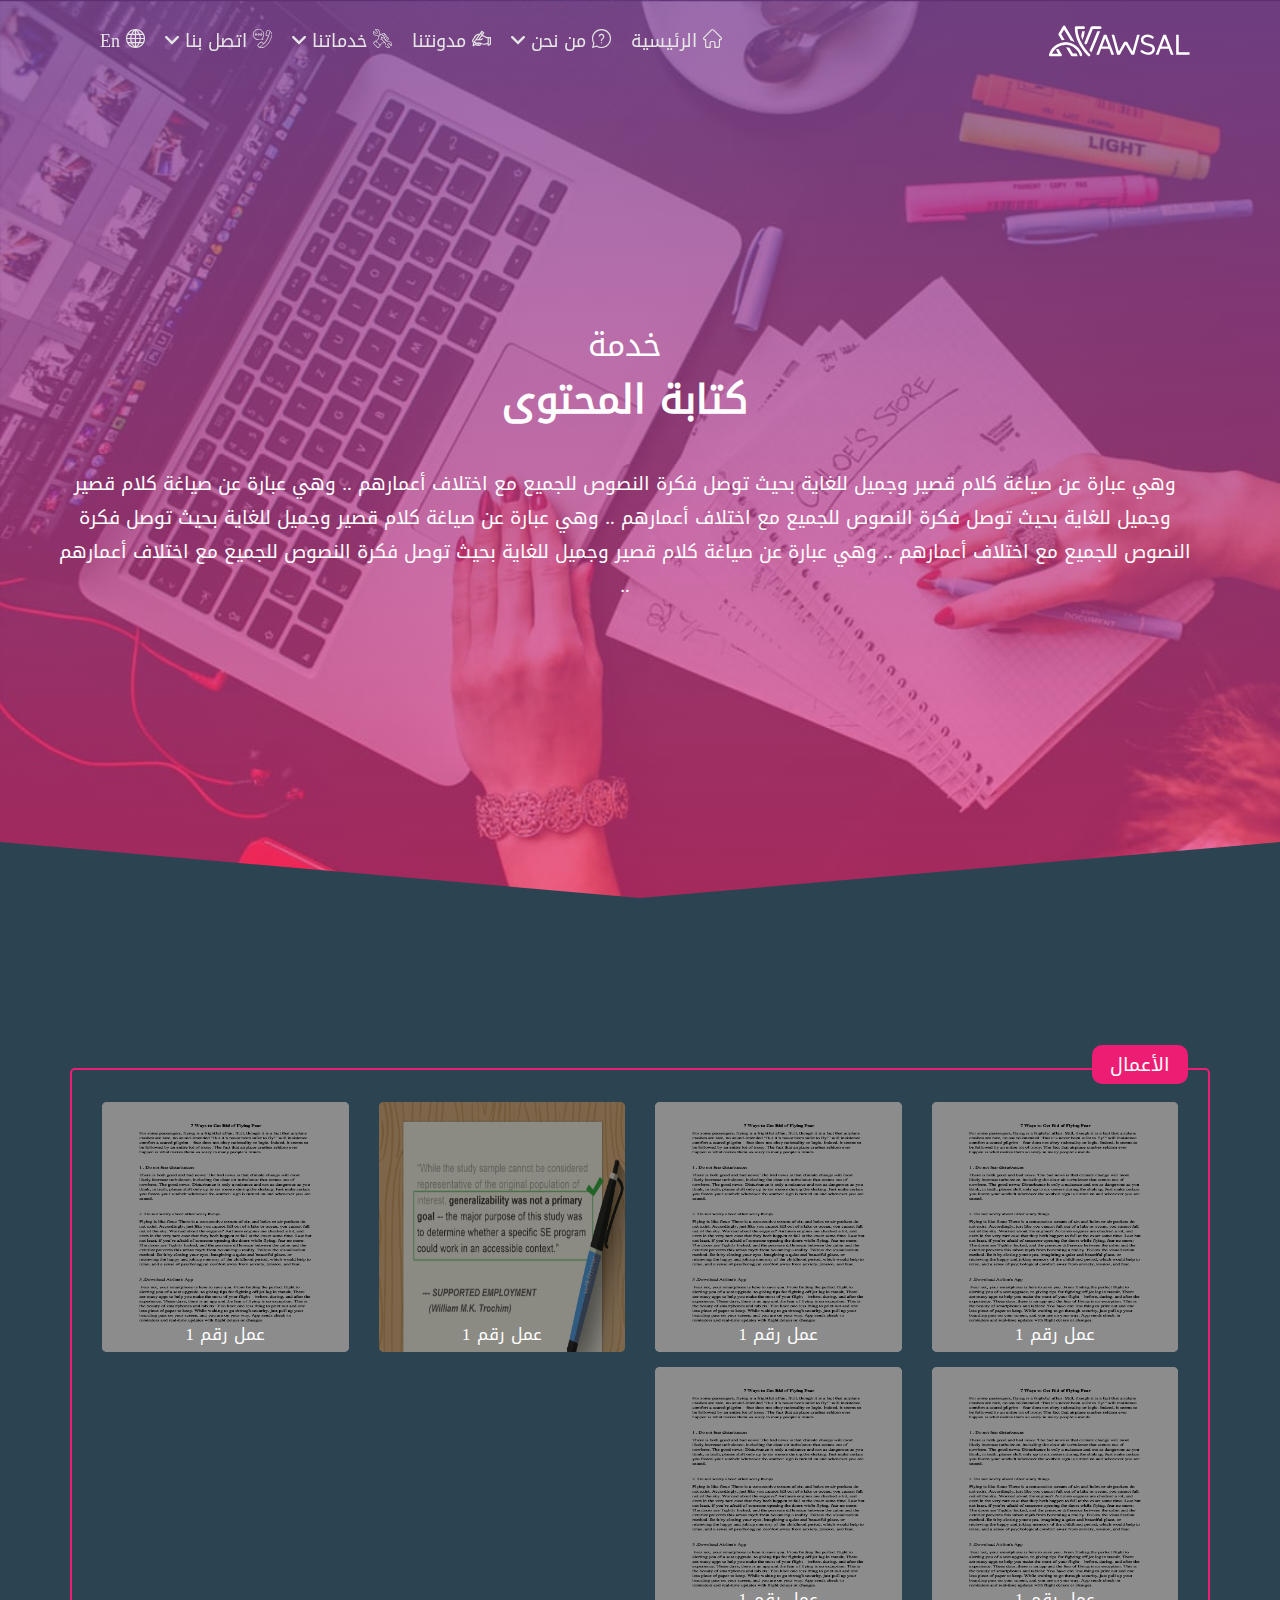
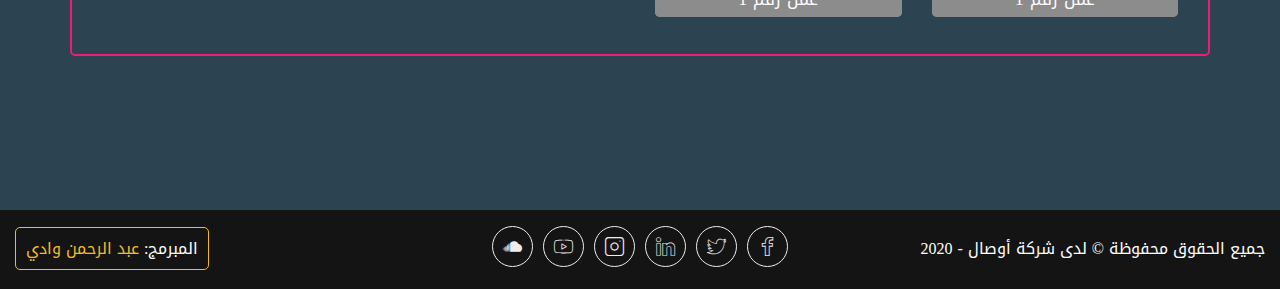
<file: service-2.html>
<!DOCTYPE html>
<html lang="ar">

<head>
    <title>AWSAL</title>
    <meta charset="UTF-8">
    <meta name="viewport" content="width=device-width, initial-scale=1.0">
    <link rel="stylesheet" href="css/bootstrap.min.css" />
    <link rel="stylesheet" href="css/bootstrap-rtl.css" />
    <link rel="stylesheet" href="css/hamburgers.min.css" />
    <link rel="stylesheet" href="styles.css" />
    <link rel="stylesheet" href="css/main.css" />

</head>

<body>

    <div class="loading">

        <!-- Start Svg Logo Loader -->
        <?xml version="1.0" encoding="utf-8"?>
        <svg version="1.1" id="Layer_1" xmlns="http://www.w3.org/2000/svg" xmlns:xlink="http://www.w3.org/1999/xlink"
            x="0px" y="0px" viewBox="0 0 850 350" style="enable-background:new 0 0 850 350;" xml:space="preserve">
            <style type="text/css">
                .st0 {
                    fill: url(#partLogo6_1_);
                }

                .st1 {
                    fill: url(#partLogo5_1_);
                }

                .st2 {
                    fill: url(#partLogo4_1_);
                }

                .st3 {
                    fill: url(#partLogo3_1_);
                }

                .st4 {
                    fill: url(#partLogo2_2_);
                }

                .st5 {
                    fill: url(#partLogo2_3_);
                }

                .st6 {
                    fill: url(#partLogo1_1_);
                }

                .st7 {
                    opacity: 0.2;
                }

                .st8 {
                    fill: url(#SVGID_1_);
                }

                .st9 {
                    fill: url(#SVGID_2_);
                }

                .st10 {
                    fill: url(#SVGID_3_);
                }

                .st11 {
                    fill: url(#SVGID_4_);
                }

                .st12 {
                    fill: url(#SVGID_5_);
                }

                .st13 {
                    fill: url(#SVGID_6_);
                }

                .st14 {
                    fill: url(#SVGID_7_);
                }

                .st15 {
                    opacity: 0.2;
                    fill: url(#shadowLetter1_1_);
                    enable-background: new;
                }

                .st16 {
                    fill: url(#letter1_1_);
                }

                .st17 {
                    opacity: 0.2;
                    fill: url(#shadowLetter2_1_);
                    enable-background: new;
                }

                .st18 {
                    fill: url(#letter2_1_);
                }

                .st19 {
                    opacity: 0.2;
                    fill: url(#shadowLetter3_1_);
                    enable-background: new;
                }

                .st20 {
                    fill: url(#letter3_1_);
                }

                .st21 {
                    opacity: 0.2;
                    fill: url(#shadowLetter4_1_);
                    enable-background: new;
                }

                .st22 {
                    fill: url(#letter4_1_);
                }

                .st23 {
                    opacity: 0.2;
                    fill: url(#shadowLetter5_1_);
                    enable-background: new;
                }

                .st24 {
                    fill: url(#letter5_1_);
                }
            </style>
            <linearGradient id="partLogo6_1_" gradientUnits="userSpaceOnUse" x1="327.1967" y1="137.9341" x2="242.084"
                y2="211.8703" gradientTransform="matrix(1 0 0 -1 0 352)">
                <stop offset="0" style="stop-color:#7F3F97" />
                <stop offset="1" style="stop-color:#EC1D74" />
            </linearGradient>
            <path id="partLogo6" class="st0"
                d="M268.5,187.4l-16.6,40c4,4.5,7.7,8.6,11.1,12.1l27.1-65.2l22.4-54.2h-16.2L268.5,187.4z" />
            <linearGradient id="partLogo5_1_" gradientUnits="userSpaceOnUse" x1="21.7932" y1="209.0314" x2="491.2028"
                y2="209.0314" gradientTransform="matrix(1 0 0 -1 0 352)">
                <stop offset="0.2418" style="stop-color:#7F3F97" />
                <stop offset="0.4465" style="stop-color:#EC1D74" />
                <stop offset="0.9543" style="stop-color:#F3BC24" />
            </linearGradient>
            <path id="partLogo5" class="st1" d="M320.4,99.7c0-0.5-0.1-1-0.2-1.5l0,0c0-0.2-0.1-0.2-0.2-0.4c0-0.1,0-0.2-0.1-0.2
	c-0.1-0.2-0.2-0.6-0.2-0.8c-0.1-0.2-0.2-0.2-0.2-0.4c-0.1-0.1-0.1-0.2-0.2-0.3l0,0c-0.1-0.2-0.2-0.4-0.3-0.6
	c-0.2-0.2-0.3-0.4-0.5-0.6l0,0c-0.2-0.2-0.3-0.4-0.5-0.6c-0.1-0.1-0.2-0.2-0.3-0.2c-0.2-0.1-0.2-0.2-0.4-0.3
	c-0.2-0.1-0.2-0.2-0.4-0.3h-0.1c-0.4-0.2-0.8-0.5-1.2-0.6l0,0l0,0c-0.1-0.1-0.2-0.1-0.3-0.1h-0.1c-0.3-0.2-0.7-0.2-1-0.3l0,0
	c-0.3-0.1-0.6-0.1-0.9-0.1c-0.1,0-0.1,0-0.2,0c-0.2,0-0.2,0-0.4,0l0,0l0,0l0,0H294h-28.4c-0.4,0-0.8,0-1.2,0.1
	c-2.8,0.5-5.1,2.5-5.9,5.2l-17.3,42.9l-17.3,42.7c-1.1,2.8-0.4,5.8,1.5,7.9c0.1,0.1,0.1,0.2,0.2,0.2c0.7,0.7,1.5,1.3,2.5,1.6
	c0.3,0.2,0.6,0.2,1,0.3c0.6,0.2,1.2,0.2,1.8,0.2c2.3,0,4.5-1.1,6-2.9c0.4-0.6,0.7-1.1,1-1.8l32.9-81.7h17.1h14l0,0H313
	c1,0,2-0.2,2.9-0.6c1.8-0.7,3.2-2.1,4-4l0,0l0,0l0,0c0.1-0.1,0.1-0.2,0.1-0.3l0,0c0.2-0.3,0.2-0.7,0.3-1l0,0
	c0.1-0.4,0.1-0.8,0.1-1.1l0,0C320.3,99.9,320.4,99.8,320.4,99.7L320.4,99.7z" />
            <linearGradient id="partLogo4_1_" gradientUnits="userSpaceOnUse" x1="126.1137" y1="316.6255" x2="279.7178"
                y2="137.8027" gradientTransform="matrix(1 0 0 -1 0 352)">
                <stop offset="0" style="stop-color:#7F3F97" />
                <stop offset="1" style="stop-color:#EC1D74" />
            </linearGradient>
            <path id="partLogo4" class="st2" d="M210.4,120.1c-0.3,2.5-0.7,5-1.1,7.6c-1,5.4-2.1,10.7-3.6,15.9c-0.3,1.2-0.7,2.5-1,3.7
	c2.4,7.4,5.3,14.6,8.4,21.4c6-15.4,10.6-31.9,12.6-49.6c-2,0.6-4.1,1-6.4,1C219.2,120.1,210.4,120.1,210.4,120.1z" />
            <linearGradient id="partLogo3_1_" gradientUnits="userSpaceOnUse" x1="113.3209" y1="313.8582" x2="394.933"
                y2="-11.2241" gradientTransform="matrix(1 0 0 -1 0 352)">
                <stop offset="0.2418" style="stop-color:#7F3F97" />
                <stop offset="0.4465" style="stop-color:#EC1D74" />
                <stop offset="0.9543" style="stop-color:#F3BC24" />
            </linearGradient>
            <path id="partLogo3" class="st3" d="M254.2,249c-2.5-2.5-5.1-5.3-7.8-8.3l0,0c-3-3.3-6.2-7-9.5-10.9c-7.6-9.2-15.7-20.1-23.1-32.2
	c-0.1-0.2-0.2-0.3-0.3-0.6c-0.9-1.5-1.8-2.9-2.6-4.5c-1.6-2.8-3.2-5.6-4.6-8.4c-0.2-0.2-0.3-0.6-0.5-0.8c-1.7-3.2-3.3-6.4-4.8-9.7
	c-1.1-2.4-2.1-4.9-3.2-7.3c-2.5-6.1-4.9-12.5-6.8-19c-3.7-12.7-6.3-26-6.9-40h14.4h12.9h7.6c0.5,0,1-0.1,1.5-0.2
	c1.4-0.3,2.8-1,3.7-2.1c0.3-0.3,0.6-0.7,0.9-1.1c0.7-1.1,1.2-2.4,1.3-3.8c0-0.2,0-0.2,0-0.4l0,0c0-2.1-0.9-3.9-2.1-5.3
	c-1.4-1.4-3.2-2.1-5.3-2.1l0,0h-18.9h-23.7c-2.1,0-3.9,0.9-5.3,2.1c-1.4,1.4-2.1,3.2-2.1,5.3c0,24.9,5.4,48.1,13.7,68.9
	c2.1,5.3,4.4,10.4,6.8,15.4l0,0c2.6,5.4,5.4,10.7,8.4,15.8l0,0c2.5,4.3,5,8.4,7.6,12.4c8.2,12.7,17,23.7,25,33
	c4.4,5.1,8.7,9.6,12.5,13.6l0,0c0.2,0.2,0.4,0.4,0.6,0.6c1.4,1.5,3.4,2.2,5.3,2.2c1.1,0,2.1-0.2,3.2-0.7c0.7-0.3,1.4-0.7,1.9-1.3
	l0,0l0,0l0.1-0.1c0.1-0.1,0.1-0.2,0.2-0.2l0,0c0.2-0.2,0.4-0.4,0.6-0.6l0,0c0.1-0.1,0.2-0.2,0.2-0.2c0.1-0.1,0.2-0.2,0.2-0.2
	c0-0.1,0.1-0.1,0.1-0.2c0.2-0.3,0.3-0.6,0.5-0.9l0.2-0.3c0.3-0.8,0.5-1.6,0.5-2.4c0-0.1,0-0.1,0-0.2c0-0.5,0-1-0.2-1.4
	C255.9,251.5,255.3,250.1,254.2,249z" />
            <linearGradient id="partLogo2_2_" gradientUnits="userSpaceOnUse" x1="-36.9663" y1="235.0337" x2="173.6663"
                y2="95.7583" gradientTransform="matrix(1 0 0 -1 0 352)">
                <stop offset="0" style="stop-color:#7F3F97" />
                <stop offset="1" style="stop-color:#EC1D74" />
            </linearGradient>
            <path id="partLogo2_1_" class="st4" d="M147.2,257.5c0.2,0.2,0.2,0.4,0.4,0.6c0.1,0.1,0.1,0.1,0.2,0.2c0.1,0.1,0.2,0.2,0.2,0.3
	c0.1,0.1,0.2,0.2,0.3,0.3l0.1,0.1l0.1,0.1c0.2,0.2,0.3,0.2,0.5,0.4l0,0c0.1,0.1,0.2,0.1,0.2,0.2c0.2,0.2,0.4,0.2,0.6,0.4
	c0,0,0.1,0,0.1,0.1c0,0,0.1,0,0.1,0.1c0.2,0.1,0.2,0.1,0.4,0.2s0.2,0.2,0.4,0.2c0.1,0,0.1,0,0.2,0.1c0.2,0.1,0.5,0.2,0.7,0.2
	c0.1,0,0.1,0,0.2,0h0.1c0.1,0,0.2,0,0.2,0c0.2,0,0.3,0.1,0.5,0.1c0.1,0,0.2,0,0.2,0s0,0,0.1,0h0.1c0.2,0,0.5,0.1,0.7,0.1h0.1l0,0h31
	c-0.2-0.6-0.4-1.1-0.6-1.8c-1.4-4.7-3.3-9.1-5.6-13.2h-20.5l0,0L138,212.9c-6.1-1.9-12.7-3-19.3-3.3L147.2,257.5
	C147.2,257.4,147.2,257.4,147.2,257.5z" />
            <linearGradient id="partLogo2_3_" gradientUnits="userSpaceOnUse" x1="91.3796" y1="217.0664" x2="269.3554"
                y2="220.5055" gradientTransform="matrix(1 0 0 -1 0 352)">
                <stop offset="0.2418" style="stop-color:#7F3F97" />
                <stop offset="0.8317" style="stop-color:#F3BC24" />
                <stop offset="0.8457" style="stop-color:#EC1D74" />
            </linearGradient>
            <path id="partLogo2" class="st5" d="M76.2,137L76.2,137c0,0.2,0,0.4,0.1,0.6c0,0.1,0,0.2,0,0.2c0,0.2,0.1,0.2,0.1,0.4
	c0,0.1,0,0.1,0,0.2v0.1v0.1c0.1,0.2,0.1,0.3,0.2,0.6c0,0.1,0.1,0.2,0.1,0.2c0,0,0,0,0,0.1v0.1c0,0.1,0.1,0.2,0.1,0.3
	c0.1,0.2,0.2,0.5,0.3,0.6l0,0l17.5,29.3l0.7,1.3c5.3-1,10.7-1.7,16.2-1.9L92,136.5l16-26.7l37.7,63c6.8,1.9,13.5,4.4,20,7.6
	c0-0.2,0.1-0.5,0.1-0.7c0.1-1.4-0.2-2.9-1-4.2l-50-84c-0.2-0.4-0.5-0.7-0.8-1.1c-0.1-0.1-0.2-0.2-0.2-0.2c-0.3-0.3-0.6-0.6-1-0.9
	c0,0,0,0-0.1,0c-0.3-0.2-0.7-0.5-1-0.6c-0.1-0.1-0.2-0.1-0.3-0.2c-0.4-0.2-0.8-0.3-1.2-0.4H110c-0.4-0.1-0.8-0.2-1.2-0.2
	c-0.1,0-0.2,0-0.3,0c-0.4,0-0.9,0-1.3,0.1h-0.1c-0.4,0.1-0.8,0.2-1.2,0.3c-0.1,0-0.2,0.1-0.3,0.1c-0.4,0.2-0.8,0.3-1.2,0.6
	c-1.1,0.7-2.1,1.7-2.6,2.7l0,0l-0.1,0.1l-15.9,26.7l-8.6,14.4c-0.2,0.2-0.2,0.4-0.3,0.6c0,0,0,0,0,0.1c-0.1,0.1-0.1,0.2-0.2,0.3
	c-0.1,0.1-0.1,0.2-0.2,0.3c0,0.1,0,0.1-0.1,0.2c0,0.1-0.1,0.2-0.1,0.3c0,0.1,0,0.1-0.1,0.2c-0.1,0.2-0.1,0.3-0.1,0.5c0,0,0,0,0,0.1
	c0,0.1,0,0.1,0,0.2s0,0.2,0,0.2c0,0.1,0,0.2,0,0.2s0,0.2,0,0.2c0,0.2,0,0.2,0,0.4c0,0.2,0,0.2,0,0.4C76.2,136.9,76.2,136.9,76.2,137
	z" />
            <linearGradient id="partLogo1_1_" gradientUnits="userSpaceOnUse" x1="-63.1432" y1="109.0223" x2="416.5831"
                y2="156.3071" gradientTransform="matrix(1 0 0 -1 0 352)">
                <stop offset="0.2418" style="stop-color:#7F3F97" />
                <stop offset="0.4465" style="stop-color:#EC1D74" />
                <stop offset="0.9543" style="stop-color:#F3BC24" />
            </linearGradient>
            <path id="partLogo1" class="st6" d="M22.8,257.2c0.9,1.8,2.5,3.3,4.6,4c0.7,0.2,1.4,0.3,2.1,0.3c0.2,0,0.6,0,0.8-0.1
	c0.1,0,0.1,0,0.2,0l19.2,0.1l38.1,0.2l0,0l0,0l0,0c0,0,0,0,0.1,0c0,0,0,0,0.1,0c0.2,0,0.6,0,0.8-0.1c0.1,0,0.2,0,0.3-0.1
	c0.2,0,0.4-0.1,0.6-0.2l0,0c0.1,0,0.2,0,0.2-0.1c0.1,0,0.2-0.1,0.2-0.1c0.5-0.2,1-0.4,1.4-0.6l0,0h0.1l0.1-0.1l0,0
	c0.1-0.1,0.2-0.2,0.3-0.2c0.1-0.1,0.2-0.2,0.3-0.2c0.1-0.1,0.2-0.1,0.2-0.2c0,0,0.1,0,0.1-0.1c0.1-0.1,0.2-0.2,0.3-0.2
	c0.1-0.1,0.2-0.2,0.2-0.2c0.1-0.1,0.2-0.2,0.2-0.2l0.1-0.1c0.1-0.1,0.2-0.2,0.2-0.2c0.1-0.1,0.2-0.2,0.2-0.3c0-0.1,0.1-0.1,0.1-0.2
	l0.1-0.1c0.1-0.1,0.2-0.2,0.2-0.3c0.1-0.1,0.1-0.2,0.2-0.3v-0.1c0-0.1,0.1-0.2,0.1-0.2c0.1-0.2,0.1-0.2,0.2-0.4
	c0-0.1,0.1-0.2,0.1-0.2v-0.1c0-0.1,0-0.1,0-0.2s0.1-0.2,0.1-0.2c0-0.1,0-0.1,0.1-0.2c0-0.1,0-0.1,0-0.2s0-0.1,0-0.2
	c0-0.1,0-0.2,0.1-0.2c0-0.1,0.1-0.2,0.1-0.3s0-0.2,0-0.3c0-0.2,0-0.3,0-0.4s0-0.1,0-0.2l0,0l0,0c0-0.1,0-0.1,0-0.2
	c0-0.2,0-0.3,0-0.5c0-0.1,0-0.2,0-0.3c0-0.1,0-0.2-0.1-0.3v-0.1c0-0.1,0-0.2-0.1-0.3c0-0.2-0.1-0.2-0.1-0.4c0-0.2-0.1-0.2-0.1-0.4
	c0-0.1-0.1-0.2-0.1-0.3c-0.1-0.2-0.1-0.2-0.2-0.4l0,0c0-0.1-0.1-0.2-0.1-0.2c-0.1-0.1-0.1-0.2-0.2-0.2c0-0.1-0.1-0.1-0.1-0.2
	c0,0,0,0,0-0.1v-0.1l-7.2-12.1L78,223.2l0,0c-0.2-0.4-0.5-0.7-0.8-1.1c-0.1-0.1-0.2-0.2-0.2-0.2c-0.3-0.3-0.6-0.6-1-0.9
	c0,0,0,0-0.1,0c-0.3-0.2-0.7-0.5-1-0.6c-0.1-0.1-0.2-0.1-0.3-0.2c-0.4-0.2-0.8-0.3-1.2-0.4h-0.1c-0.4-0.1-0.8-0.2-1.2-0.2
	c-0.1,0-0.2,0-0.3,0c-0.4,0-0.9,0-1.3,0.1h-0.1c-0.4,0.1-0.8,0.2-1.2,0.3c-0.1,0-0.2,0.1-0.3,0.1c-0.4,0.2-0.8,0.3-1.2,0.6l0,0
	c-3.5,2.1-4.7,6.7-2.5,10.3l4.5,7.6l4.8,8l-19.6,0.1l-14.7-0.1c10.5-23.8,31.9-41.4,57-47.5c4.5-1.1,9.1-1.8,13.8-2.1
	c1.8-0.2,3.7-0.2,5.6-0.2c4.1,0,8.3,0.3,12.3,0.9c6.1,0.9,12.1,2.5,17.8,4.6c8.2,3.1,15.8,7.6,22.5,13c6.3,5.1,11.8,11.1,16.4,17.9
	c2.7,4.1,5.2,8.4,7.2,12.9c1.4,3,2.5,6.2,3.5,9.5l0,0c0.2,0.5,0.3,0.9,0.6,1.3c0.1,0.2,0.2,0.2,0.2,0.4c0.2,0.2,0.3,0.6,0.6,0.8
	c0.1,0.2,0.2,0.2,0.3,0.4c0.2,0.2,0.4,0.4,0.6,0.6c0.1,0.1,0.2,0.2,0.3,0.3c0.2,0.2,0.6,0.4,0.9,0.6c0.1,0.1,0.2,0.1,0.2,0.2
	c0.4,0.2,0.8,0.4,1.2,0.5c0.1,0,0.2,0.1,0.3,0.1c0.3,0.1,0.6,0.2,1,0.2c0.2,0,0.3,0,0.5,0c0.2,0,0.3,0,0.5,0c0.2,0,0.3,0,0.5,0
	c0.2,0,0.2,0,0.4,0c0.3,0,0.6-0.1,0.9-0.2h0.1l0,0c0.1,0,0.2,0,0.3-0.1c3.8-1.2,6-5.2,5-9.1c0-0.1,0-0.2-0.1-0.3
	c-0.5-1.6-1-3.1-1.6-4.6c-1.7-4.5-3.7-9-6-13.3c-6.8-12.3-16.2-23.3-27.5-31.8c-2.1-1.6-4.4-3.1-6.6-4.5c-5.3-3.3-10.7-6.1-16.5-8.4
	c-4.8-1.9-9.7-3.3-14.8-4.5c-0.7-0.2-1.4-0.3-2.1-0.5c-5.3-1-10.7-1.6-16.1-1.8c-1,0-1.9-0.1-2.9-0.1c-4.7,0-9.4,0.3-14,1
	c-4.5,0.6-9,1.6-13.4,2.9c-10.2,2.9-19.8,7.5-28.7,13.7c-1.1,0.8-2.1,1.5-3.3,2.4c-2,1.5-3.9,3.1-5.8,4.8c-1,1-2.1,1.9-3.1,2.9l0,0
	C38.1,219.1,30.2,230.9,25,244c-1,2.6-2,5.3-2.8,8c-0.4,1.3-0.4,2.5-0.1,3.7C22.4,256.2,22.5,256.6,22.8,257.2z" />
            <g id="shadowLogo" class="st7">
                <g>

                    <linearGradient id="SVGID_1_" gradientUnits="userSpaceOnUse" x1="94.9612" y1="216.8276"
                        x2="272.9371" y2="220.2667" gradientTransform="matrix(1 0 0 -1 0 352)">
                        <stop offset="0.2418" style="stop-color:#7F3F97" />
                        <stop offset="0.8317" style="stop-color:#F3BC24" />
                        <stop offset="0.8457" style="stop-color:#EC1D74" />
                    </linearGradient>
                    <path class="st8" d="M79.8,137.2L79.8,137.2c0,0.2,0,0.4,0.1,0.6c0,0.1,0,0.2,0,0.2c0,0.2,0.1,0.2,0.1,0.4c0,0.1,0,0.1,0,0.2v0.1
			v0.1c0.1,0.2,0.1,0.3,0.2,0.6c0,0.1,0.1,0.2,0.1,0.2c0,0,0,0,0,0.1v0.1c0,0.1,0.1,0.2,0.1,0.3c0.1,0.2,0.2,0.5,0.3,0.6l0,0
			l17.5,29.3l0.7,1.3c5.3-1,10.7-1.7,16.2-1.9l-19.4-32.5l16-26.7l37.7,63c6.8,1.9,13.5,4.4,20,7.6c0-0.2,0.1-0.5,0.1-0.7
			c0.1-1.4-0.2-2.9-1-4.2l-50-84c-0.2-0.4-0.5-0.7-0.8-1.1c-0.1-0.1-0.2-0.2-0.2-0.2c-0.3-0.3-0.6-0.6-1-0.9c0,0,0,0-0.1,0
			c-0.3-0.2-0.7-0.5-1-0.6c-0.1-0.1-0.2-0.1-0.3-0.2c-0.4-0.2-0.8-0.3-1.2-0.4h-0.1c-0.4-0.1-0.8-0.2-1.2-0.2c-0.1,0-0.2,0-0.3,0
			c-0.4,0-0.9,0-1.3,0.1h-0.1c-0.4,0.1-0.8,0.2-1.2,0.3c-0.1,0-0.2,0.1-0.3,0.1c-0.4,0.2-0.8,0.3-1.2,0.6c-1.1,0.7-2.1,1.7-2.6,2.7
			l0,0l-0.1,0.1l-15.9,26.7l-8.6,14.4c-0.2,0.2-0.2,0.4-0.3,0.6c0,0,0,0,0,0.1c-0.1,0.1-0.1,0.2-0.2,0.3c-0.1,0.1-0.1,0.2-0.2,0.3
			c0,0.1,0,0.1-0.1,0.2c0,0.1-0.1,0.2-0.1,0.3c0,0.1,0,0.1-0.1,0.2c-0.1,0.2-0.1,0.3-0.1,0.5c0,0,0,0,0,0.1c0,0.1,0,0.1,0,0.2
			s0,0.2,0,0.2c0,0.1,0,0.2,0,0.2s0,0.2,0,0.2c0,0.2,0,0.2,0,0.4c0,0.2,0,0.2,0,0.4C79.8,137.2,79.8,137.2,79.8,137.2z" />

                    <linearGradient id="SVGID_2_" gradientUnits="userSpaceOnUse" x1="-33.3869" y1="234.7967"
                        x2="177.2456" y2="95.5213" gradientTransform="matrix(1 0 0 -1 0 352)">
                        <stop offset="0" style="stop-color:#7F3F97" />
                        <stop offset="1" style="stop-color:#EC1D74" />
                    </linearGradient>
                    <path class="st9" d="M150.8,257.8c0.2,0.2,0.2,0.4,0.4,0.6c0.1,0.1,0.1,0.1,0.2,0.2c0.1,0.1,0.2,0.2,0.2,0.3
			c0.1,0.1,0.2,0.2,0.3,0.3l0.1,0.1l0.1,0.1c0.2,0.2,0.3,0.2,0.5,0.4l0,0c0.1,0.1,0.2,0.1,0.2,0.2c0.2,0.2,0.4,0.2,0.6,0.4
			c0,0,0.1,0,0.1,0.1c0,0,0.1,0,0.1,0.1c0.2,0.1,0.2,0.1,0.4,0.2s0.2,0.2,0.4,0.2c0.1,0,0.1,0,0.2,0.1c0.2,0.1,0.5,0.2,0.7,0.2
			c0.1,0,0.1,0,0.2,0h0.1c0.1,0,0.2,0,0.2,0c0.2,0,0.3,0.1,0.5,0.1c0.1,0,0.2,0,0.2,0s0,0,0.1,0h0.1c0.2,0,0.5,0.1,0.7,0.1h0.1l0,0
			h31c-0.2-0.6-0.4-1.1-0.6-1.8c-1.4-4.7-3.3-9.1-5.6-13.2h-20.5l0,0l-19.8-33.1c-6.1-1.9-12.7-3-19.3-3.3L150.8,257.8
			C150.8,257.7,150.8,257.7,150.8,257.8z" />

                    <linearGradient id="SVGID_3_" gradientUnits="userSpaceOnUse" x1="-59.5767" y1="108.9411"
                        x2="420.1496" y2="156.226" gradientTransform="matrix(1 0 0 -1 0 352)">
                        <stop offset="0.2418" style="stop-color:#7F3F97" />
                        <stop offset="0.4465" style="stop-color:#EC1D74" />
                        <stop offset="0.9543" style="stop-color:#F3BC24" />
                    </linearGradient>
                    <path class="st10" d="M26.4,257.4c0.9,1.8,2.5,3.3,4.6,4c0.7,0.2,1.4,0.3,2.1,0.3c0.2,0,0.6,0,0.8-0.1c0.1,0,0.1,0,0.2,0l19.2,0.1
			l38.1,0.2l0,0l0,0l0,0c0,0,0,0,0.1,0c0,0,0,0,0.1,0c0.2,0,0.6,0,0.8-0.1c0.1,0,0.2,0,0.3-0.1c0.2,0,0.4-0.1,0.6-0.2l0,0
			c0.1,0,0.2,0,0.2-0.1c0.1,0,0.2-0.1,0.2-0.1c0.5-0.2,1-0.4,1.4-0.6l0,0h0.1l0.1-0.1l0,0c0.1-0.1,0.2-0.2,0.3-0.2
			c0.1-0.1,0.2-0.2,0.3-0.2c0.1-0.1,0.2-0.1,0.2-0.2c0,0,0.1,0,0.1-0.1c0.1-0.1,0.2-0.2,0.3-0.2c0.1-0.1,0.2-0.2,0.2-0.2
			c0.1-0.1,0.2-0.2,0.2-0.2l0.1-0.1c0.1-0.1,0.2-0.2,0.2-0.2c0.1-0.1,0.2-0.2,0.2-0.3c0-0.1,0.1-0.1,0.1-0.2l0.1-0.1
			c0.1-0.1,0.2-0.2,0.2-0.3c0.1-0.1,0.1-0.2,0.2-0.3v-0.1c0-0.1,0.1-0.2,0.1-0.2c0.1-0.2,0.1-0.2,0.2-0.4c0-0.1,0.1-0.2,0.1-0.2
			v-0.1c0-0.1,0-0.1,0-0.2s0.1-0.2,0.1-0.2c0-0.1,0-0.1,0.1-0.2c0-0.1,0-0.1,0-0.2c0-0.1,0-0.1,0-0.2s0-0.2,0.1-0.2
			c0-0.1,0.1-0.2,0.1-0.3c0-0.1,0-0.2,0-0.3c0-0.2,0-0.3,0-0.4c0-0.1,0-0.1,0-0.2l0,0l0,0c0-0.1,0-0.1,0-0.2c0-0.2,0-0.3,0-0.5
			c0-0.1,0-0.2,0-0.3s0-0.2-0.1-0.3v-0.1c0-0.1,0-0.2-0.1-0.3c0-0.2-0.1-0.2-0.1-0.4c0-0.2-0.1-0.2-0.1-0.4c0-0.1-0.1-0.2-0.1-0.3
			c-0.1-0.2-0.1-0.2-0.2-0.4l0,0c0-0.1-0.1-0.2-0.1-0.2c-0.1-0.1-0.1-0.2-0.2-0.2c0-0.1-0.1-0.1-0.1-0.2c0,0,0,0,0-0.1v-0.1
			l-7.2-12.1l-8.9-14.9l0,0c-0.2-0.4-0.5-0.7-0.8-1.1c-0.1-0.1-0.2-0.2-0.2-0.2c-0.3-0.3-0.6-0.6-1-0.9c0,0,0,0-0.1,0
			c-0.3-0.2-0.7-0.5-1-0.6c-0.1-0.1-0.2-0.1-0.3-0.2c-0.4-0.2-0.8-0.3-1.2-0.4h-0.1c-0.4-0.1-0.8-0.2-1.2-0.2c-0.1,0-0.2,0-0.3,0
			c-0.4,0-0.9,0-1.3,0.1H74c-0.4,0.1-0.8,0.2-1.2,0.3c-0.1,0-0.2,0.1-0.3,0.1c-0.4,0.2-0.8,0.3-1.2,0.6l0,0
			c-3.5,2.1-4.7,6.7-2.5,10.3l4.5,7.6l4.8,8l-19.6-0.1l-14.7-0.1c10.5-23.8,31.9-41.4,57-47.5c4.5-1.1,9.1-1.8,13.8-2.1
			c1.8-0.2,3.7-0.2,5.6-0.2c4.1,0,8.3,0.3,12.3,0.9c6.1,0.9,12.1,2.5,17.8,4.6c8.2,3.1,15.8,7.6,22.5,13
			c6.3,5.1,11.8,11.1,16.4,17.9c2.7,4.1,5.2,8.4,7.2,12.9c1.4,3,2.5,6.2,3.5,9.5l0,0c0.2,0.5,0.3,0.9,0.6,1.3
			c0.1,0.2,0.2,0.2,0.2,0.4c0.2,0.2,0.3,0.6,0.6,0.8c0.1,0.2,0.2,0.2,0.3,0.4c0.2,0.2,0.4,0.4,0.6,0.6c0.1,0.1,0.2,0.2,0.3,0.3
			c0.2,0.2,0.6,0.4,0.9,0.6c0.1,0.1,0.2,0.1,0.2,0.2c0.4,0.2,0.8,0.4,1.2,0.5c0.1,0,0.2,0.1,0.3,0.1c0.3,0.1,0.6,0.2,1,0.2
			c0.2,0,0.3,0,0.5,0c0.2,0,0.3,0,0.5,0c0.2,0,0.3,0,0.5,0c0.2,0,0.2,0,0.4,0c0.3,0,0.6-0.1,0.9-0.2h0.1l0,0c0.1,0,0.2,0,0.3-0.1
			c3.8-1.2,6-5.2,5-9.1c0-0.1,0-0.2-0.1-0.3c-0.5-1.6-1-3.1-1.6-4.6c-1.7-4.5-3.7-9-6-13.3c-6.8-12.3-16.2-23.3-27.5-31.8
			c-2.1-1.6-4.4-3.1-6.6-4.5c-5.3-3.3-10.7-6.1-16.5-8.4c-4.8-1.9-9.7-3.3-14.8-4.5c-0.7-0.2-1.4-0.3-2.1-0.5
			c-5.3-1-10.7-1.6-16.1-1.8c-1,0-1.9-0.1-2.9-0.1c-4.7,0-9.4,0.3-14,1c-4.5,0.6-9,1.6-13.4,2.9c-10.2,2.9-19.8,7.5-28.7,13.7
			c-1.1,0.8-2.1,1.5-3.3,2.4c-2,1.5-3.9,3.1-5.8,4.8c-1,1-2.1,1.9-3.1,2.9l0,0c-10.1,9.8-18.1,21.7-23.2,34.7c-1,2.6-2,5.3-2.8,8
			c-0.4,1.3-0.4,2.5-0.1,3.7C26,256.4,26.1,256.9,26.4,257.4z" />
                </g>
                <g>

                    <linearGradient id="SVGID_4_" gradientUnits="userSpaceOnUse" x1="330.776" y1="137.6978"
                        x2="245.6632" y2="211.6341" gradientTransform="matrix(1 0 0 -1 0 352)">
                        <stop offset="0" style="stop-color:#7F3F97" />
                        <stop offset="1" style="stop-color:#EC1D74" />
                    </linearGradient>
                    <path class="st11"
                        d="M272.1,187.6l-16.6,40c4,4.5,7.7,8.6,11.1,12.1l27.1-65.2l22.4-54.2H300L272.1,187.6z" />

                    <linearGradient id="SVGID_5_" gradientUnits="userSpaceOnUse" x1="116.9003" y1="313.6227"
                        x2="398.5123" y2="-11.4597" gradientTransform="matrix(1 0 0 -1 0 352)">
                        <stop offset="0.2418" style="stop-color:#7F3F97" />
                        <stop offset="0.4465" style="stop-color:#EC1D74" />
                        <stop offset="0.9543" style="stop-color:#F3BC24" />
                    </linearGradient>
                    <path class="st12" d="M257.8,249.2c-2.5-2.5-5.1-5.3-7.8-8.3l0,0c-3-3.3-6.2-7-9.5-10.9c-7.6-9.2-15.7-20.1-23.1-32.2
			c-0.1-0.2-0.2-0.3-0.3-0.6c-0.9-1.5-1.8-2.9-2.6-4.5c-1.6-2.8-3.2-5.6-4.6-8.4c-0.2-0.2-0.3-0.6-0.5-0.8c-1.7-3.2-3.3-6.4-4.8-9.7
			c-1.1-2.4-2.1-4.9-3.2-7.3c-2.5-6.1-4.9-12.5-6.8-19c-3.7-12.7-6.3-26-6.9-40h14.4H215h7.6c0.5,0,1-0.1,1.5-0.2
			c1.4-0.3,2.8-1,3.7-2.1c0.3-0.3,0.6-0.7,0.9-1.1c0.7-1.1,1.2-2.4,1.3-3.8c0-0.2,0-0.2,0-0.4l0,0c0-2.1-0.9-3.9-2.1-5.3
			c-1.4-1.4-3.2-2.1-5.3-2.1l0,0h-18.9H180c-2.1,0-3.9,0.9-5.3,2.1c-1.4,1.4-2.1,3.2-2.1,5.3c0,24.9,5.4,48.1,13.7,68.9
			c2.1,5.3,4.4,10.4,6.8,15.4l0,0c2.6,5.4,5.4,10.7,8.4,15.8l0,0c2.5,4.3,5,8.4,7.6,12.4c8.2,12.7,17,23.7,25,33
			c4.4,5.1,8.7,9.6,12.5,13.6l0,0c0.2,0.2,0.4,0.4,0.6,0.6c1.4,1.5,3.4,2.2,5.3,2.2c1.1,0,2.1-0.2,3.2-0.7c0.7-0.3,1.4-0.7,1.9-1.3
			l0,0l0,0l0.1-0.1c0.1-0.1,0.1-0.2,0.2-0.2l0,0c0.2-0.2,0.4-0.4,0.6-0.6l0,0c0.1-0.1,0.2-0.2,0.2-0.2c0.1-0.1,0.2-0.2,0.2-0.2
			c0-0.1,0.1-0.1,0.1-0.2c0.2-0.3,0.3-0.6,0.5-0.9l0.2-0.3c0.3-0.8,0.5-1.6,0.5-2.4c0-0.1,0-0.1,0-0.2c0-0.5,0-1-0.2-1.4
			C259.5,251.6,258.9,250.3,257.8,249.2z" />

                    <linearGradient id="SVGID_6_" gradientUnits="userSpaceOnUse" x1="129.6931" y1="316.39" x2="283.2972"
                        y2="137.5672" gradientTransform="matrix(1 0 0 -1 0 352)">
                        <stop offset="0" style="stop-color:#7F3F97" />
                        <stop offset="1" style="stop-color:#EC1D74" />
                    </linearGradient>
                    <path class="st13" d="M214,120.4c-0.3,2.5-0.7,5-1.1,7.6c-1,5.4-2.1,10.7-3.6,15.9c-0.3,1.2-0.7,2.5-1,3.7
			c2.4,7.4,5.3,14.6,8.4,21.4c6-15.4,10.6-31.9,12.6-49.6c-2,0.6-4.1,1-6.4,1C222.8,120.4,214,120.4,214,120.4z" />

                    <linearGradient id="SVGID_7_" gradientUnits="userSpaceOnUse" x1="25.3748" y1="208.6732"
                        x2="494.7844" y2="208.6732" gradientTransform="matrix(1 0 0 -1 0 352)">
                        <stop offset="0.2418" style="stop-color:#7F3F97" />
                        <stop offset="0.4465" style="stop-color:#EC1D74" />
                        <stop offset="0.9543" style="stop-color:#F3BC24" />
                    </linearGradient>
                    <path class="st14" d="M324,99.9c0-0.5-0.1-1-0.2-1.5l0,0c0-0.2-0.1-0.2-0.2-0.4c0-0.1,0-0.2-0.1-0.2c-0.1-0.2-0.2-0.6-0.2-0.8
			c-0.1-0.2-0.2-0.2-0.2-0.4c-0.1-0.1-0.1-0.2-0.2-0.3l0,0c-0.1-0.2-0.2-0.4-0.3-0.6c-0.2-0.2-0.3-0.4-0.5-0.6l0,0
			c-0.2-0.2-0.3-0.4-0.5-0.6c-0.1-0.1-0.2-0.2-0.3-0.2c-0.2-0.1-0.2-0.2-0.4-0.3c-0.2-0.1-0.2-0.2-0.4-0.3h-0.1
			c-0.4-0.2-0.8-0.5-1.2-0.6l0,0l0,0c-0.1-0.1-0.2-0.1-0.3-0.1h-0.1c-0.3-0.2-0.7-0.2-1-0.3l0,0c-0.3-0.1-0.6-0.1-0.9-0.1
			c-0.1,0-0.1,0-0.2,0c-0.2,0-0.2,0-0.4,0l0,0l0,0l0,0h-18.9h-28.4c-0.4,0-0.8,0-1.2,0.1c-2.8,0.5-5.1,2.5-5.9,5.2l-17.3,42.9
			l-17.3,42.9c-1.1,2.8-0.4,5.8,1.5,7.9c0.1,0.1,0.1,0.2,0.2,0.2c0.7,0.7,1.5,1.3,2.5,1.6c0.3,0.2,0.6,0.2,1,0.3
			c0.6,0.2,1.2,0.2,1.8,0.2c2.3,0,4.5-1.1,6-2.9c0.4-0.6,0.7-1.1,1-1.8l32.9-81.7h17.1h14l0,0h11.2c1,0,2-0.2,2.9-0.6
			c1.8-0.7,3.2-2.1,4-4l0,0l0,0l0,0c0.1-0.1,0.1-0.2,0.1-0.3l0,0c0.2-0.3,0.2-0.7,0.3-1l0,0c0.1-0.4,0.1-0.8,0.1-1.1l0,0
			C323.9,100.1,324,100.1,324,99.9L324,99.9z" />
                </g>
            </g>
            <g id="letter01">

                <linearGradient id="shadowLetter1_1_" gradientUnits="userSpaceOnUse" x1="250.037" y1="180.053"
                    x2="884.6036" y2="-12.527" gradientTransform="matrix(1 0 0 -1 0 352)">
                    <stop offset="0.2418" style="stop-color:#7F3F97" />
                    <stop offset="0.4465" style="stop-color:#EC1D74" />
                    <stop offset="0.9543" style="stop-color:#F3BC24" />
                </linearGradient>
                <path id="shadowLetter1" class="st15" d="M373.8,219.4h-45.9l-12.4,32.7h-15.2l43.3-112.4h14.6l43.4,112.4h-15.3L373.8,219.4z
		 M350.9,160l-17.5,45.5h34.9L350.9,160z" />

                <linearGradient id="letter1_1_" gradientUnits="userSpaceOnUse" x1="240.3248" y1="180.1016" x2="874.8914"
                    y2="-12.4783" gradientTransform="matrix(1 0 0 -1 0 352)">
                    <stop offset="0.2418" style="stop-color:#7F3F97" />
                    <stop offset="0.4465" style="stop-color:#EC1D74" />
                    <stop offset="0.9543" style="stop-color:#F3BC24" />
                </linearGradient>
                <path id="letter1" class="st16" d="M364,219.4h-45.9l-12.4,32.7h-15.2l43.3-112.5h14.6L391.8,252h-15.3L364,219.4z M341.2,160
		l-17.5,45.5h34.9L341.2,160z" />
            </g>
            <g id="letter02">

                <linearGradient id="shadowLetter2_1_" gradientUnits="userSpaceOnUse" x1="254.2734" y1="225.3857"
                    x2="888.84" y2="32.8059" gradientTransform="matrix(1 0 0 -1 0 352)">
                    <stop offset="0.2418" style="stop-color:#7F3F97" />
                    <stop offset="0.4465" style="stop-color:#EC1D74" />
                    <stop offset="0.9543" style="stop-color:#F3BC24" />
                </linearGradient>
                <path id="shadowLetter2" class="st17" d="M466.6,194.2l-33,57.9h-15.2l-31.4-112.4h14.9l26,94l30.8-53.9h15.9l30.7,53.9l26.2-94
		h14.9L515,252h-15.2L466.6,194.2z" />

                <linearGradient id="letter2_1_" gradientUnits="userSpaceOnUse" x1="244.5532" y1="225.4081" x2="879.1198"
                    y2="32.8282" gradientTransform="matrix(1 0 0 -1 0 352)">
                    <stop offset="0.2418" style="stop-color:#7F3F97" />
                    <stop offset="0.4465" style="stop-color:#EC1D74" />
                    <stop offset="0.9543" style="stop-color:#F3BC24" />
                </linearGradient>
                <path id="letter2" class="st18" d="M456.9,194.2l-33,57.9h-15.2l-31.4-112.4h14.9l26,94l30.8-53.9H465l30.7,53.9l26.2-94h14.9
		L505.3,252h-15.2L456.9,194.2z" />
            </g>
            <g id="letter03">

                <linearGradient id="shadowLetter3_1_" gradientUnits="userSpaceOnUse" x1="258.6436" y1="257.2579"
                    x2="893.2101" y2="64.678" gradientTransform="matrix(1 0 0 -1 0 352)">
                    <stop offset="0.2418" style="stop-color:#7F3F97" />
                    <stop offset="0.4465" style="stop-color:#EC1D74" />
                    <stop offset="0.9543" style="stop-color:#F3BC24" />
                </linearGradient>
                <path id="shadowLetter3" class="st19" d="M582.6,251.9c-11.7-2.3-23.2-8.2-33.5-17.1l9.4-10.5c8.3,7.3,17.7,12.1,27,14
		c7.9,1.8,15.6,1.2,21.8-1.8c4.1-1.9,11.3-6.6,11.3-16.2c0-11.8-12.6-16.1-25-18.4c-1.2-0.1-18.9-3.8-25.9-7.9
		c-9.5-5.7-14.5-14.2-14.5-24.7c0-5.8,1.9-11.4,5.3-16.2c3.4-4.4,7.9-8,13.3-10.5c7.9-3.8,17.2-4.8,26.7-3.4
		c10.2,1.8,20.8,6.6,29.8,14.2l-9.1,11c-16.2-13.4-32-13.7-41.5-9.4c-6.4,3.1-10.2,8.5-10.2,14.2c0,10.7,9.2,14.9,23.7,18
		c6,1.5,18.4,3.5,25.9,7.7c10.2,5.7,15.6,14.5,15.6,25.4c0,6.4-1.8,12.4-5.4,17.7c-3.4,4.7-8.3,8.3-14,11.3
		c-6,3.1-12.1,3.9-19.1,3.9C590.2,253.2,586.4,252.8,582.6,251.9z" />

                <linearGradient id="letter3_1_" gradientUnits="userSpaceOnUse" x1="248.9111" y1="257.2397" x2="883.4777"
                    y2="64.6597" gradientTransform="matrix(1 0 0 -1 0 352)">
                    <stop offset="0.2418" style="stop-color:#7F3F97" />
                    <stop offset="0.4465" style="stop-color:#EC1D74" />
                    <stop offset="0.9543" style="stop-color:#F3BC24" />
                </linearGradient>
                <path id="letter3" class="st20" d="M572.8,251.9c-11.7-2.3-23.2-8.2-33.5-17.1l9.4-10.5c8.3,7.3,17.7,12.1,27,14
		c7.9,1.8,15.6,1.2,21.8-1.8c4.1-1.9,11.3-6.6,11.3-16.2c0-11.8-12.6-16.1-25-18.4c-1.2-0.1-18.9-3.8-25.9-7.9
		c-9.5-5.7-14.5-14.2-14.5-24.7c0-5.8,1.9-11.4,5.3-16.2c3.4-4.4,7.9-8,13.3-10.5c7.9-3.8,17.2-4.8,26.7-3.4
		c10.2,1.8,20.8,6.6,29.8,14.2l-9.1,11c-16.2-13.4-32-13.7-41.5-9.4c-6.4,3.1-10.2,8.5-10.2,14.2c0,10.7,9.2,14.9,23.7,18
		c6,1.5,18.4,3.5,25.9,7.7c10.2,5.7,15.6,14.5,15.6,25.4c0,6.4-1.8,12.4-5.4,17.7c-3.4,4.7-8.3,8.3-14,11.3
		c-6,3.1-12.1,3.9-19.1,3.9C580.4,253.2,576.6,252.8,572.8,251.9z" />
            </g>
            <g id="letter04">

                <linearGradient id="shadowLetter4_1_" gradientUnits="userSpaceOnUse" x1="261.8949" y1="278.6808"
                    x2="896.4615" y2="86.1009" gradientTransform="matrix(1 0 0 -1 0 352)">
                    <stop offset="0.2418" style="stop-color:#7F3F97" />
                    <stop offset="0.4465" style="stop-color:#EC1D74" />
                    <stop offset="0.9543" style="stop-color:#F3BC24" />
                </linearGradient>
                <path id="shadowLetter4" class="st21" d="M710.7,219.4h-45.9l-12.4,32.7h-15.2l43.3-112.4H695l43.4,112.4h-15.3L710.7,219.4z
		 M687.9,160l-17.5,45.5h34.9L687.9,160z" />

                <linearGradient id="letter4_1_" gradientUnits="userSpaceOnUse" x1="252.1749" y1="278.7032" x2="886.7413"
                    y2="86.1233" gradientTransform="matrix(1 0 0 -1 0 352)">
                    <stop offset="0.2418" style="stop-color:#7F3F97" />
                    <stop offset="0.4465" style="stop-color:#EC1D74" />
                    <stop offset="0.9543" style="stop-color:#F3BC24" />
                </linearGradient>
                <path id="letter4" class="st22" d="M701,219.4h-45.9l-12.4,32.7h-15.2l43.3-112.4h14.6l43.4,112.4h-15.3L701,219.4z M678.1,160
		l-17.5,45.5h34.9L678.1,160z" />
            </g>
            <g id="letter05">

                <linearGradient id="shadowLetter5_1_" gradientUnits="userSpaceOnUse" x1="269.7569" y1="305.0375"
                    x2="904.3235" y2="112.4576" gradientTransform="matrix(1 0 0 -1 0 352)">
                    <stop offset="0.2418" style="stop-color:#7F3F97" />
                    <stop offset="0.4465" style="stop-color:#EC1D74" />
                    <stop offset="0.9543" style="stop-color:#F3BC24" />
                </linearGradient>
                <path id="shadowLetter5" class="st23" d="M753.3,139.6h14.2v98.7H829V252h-75.9V139.6H753.3z" />

                <linearGradient id="letter5_1_" gradientUnits="userSpaceOnUse" x1="260.0368" y1="305.0599" x2="894.6034"
                    y2="112.48" gradientTransform="matrix(1 0 0 -1 0 352)">
                    <stop offset="0.2418" style="stop-color:#7F3F97" />
                    <stop offset="0.4465" style="stop-color:#EC1D74" />
                    <stop offset="0.9543" style="stop-color:#F3BC24" />
                </linearGradient>
                <path id="letter5" class="st24" d="M743.6,139.6h14.2v98.7h61.5V252h-75.9V139.6H743.6z" />
            </g>
        </svg>
        <!-- End Svg Logo Loader -->

        <audio id="soundLoader">
            <source src="sounds/sound-loader.mp3" type="audio/mpeg">
        </audio>

    </div>

    <nav>
        <div class="containerNav container">
            <div>
                <img src="img/svg/logo3.svg" width="150" alt="">
            </div>
            <div class="d-lg-none keyMenu hamburger hamburger--collapse">
                <div class="hamburger-box">
                    <div class="hamburger-inner"></div>
                </div>
            </div>
            <ul class="ulParent d-lg-block">
                <li>
                    <a href="index.html">
                        <i class="icon-grid"></i>
                        الرئيسية
                    </a>
                </li>
                <li>
                    <a href="javascript: void(0)">
                        <i class="icon-round"></i>
                        من نحن
                        <i class="icon-down-arrow"></i>
                    </a>
                    <ul class="ulChild">
                        <li>
                            <a href="whoUs.html">
                                من نحن ؟
                            </a>
                        </li>
                        <li>
                            <a href="team.html">
                                الفريق
                            </a>
                        </li>
                        <li>
                            <a href="faq.html">
                                أسئلة شائعة
                            </a>
                        </li>
                    </ul>
                </li>
                <li>
                    <a href="blogger.html">
                        <i class="icon-hands-and-gestures"></i>
                        مدونتنا
                    </a>
                </li>
                <li>
                    <a href="javascript: void(0)">
                        <i class="icon-construction-and-tools"></i>
                        خدماتنا
                        <i class="icon-down-arrow"></i>
                    </a>
                    <ul class="ulChild">
                        <li>
                            <a href="service-1.html">
                                التعليق الصوتي
                            </a>
                        </li>
                        <li>
                            <a href="service-2.html">
                                كتابة المحتوى
                            </a>
                        </li>
                        <li>
                            <a href="service-3.html">
                                تدقيق لغوي
                            </a>
                        </li>
                        <li>
                            <a href="service-4.html">
                                الترجمة
                            </a>
                        </li>
                        <li>
                            <a href="service-5.html">
                                الهندسة الصوتية
                            </a>
                        </li>
                    </ul>
                </li>
                <li>
                    <a href="contact.html">
                        <i class="icon-communications"></i>
                        اتصل بنا
                        <i class="icon-down-arrow"></i>
                    </a>
                </li>
                <li>
                    <a href="">
                        <i class="icon-home-1"></i>
                        En
                    </a>
                </li>
            </ul>
        </div>
    </nav>

    <div class="container-fluid containerService containerService2">
        <div class="row">
            <div class="col-xl-11 col-lg-12 m-auto textService text-center">
                <h2 class="titleService">
                    خدمة
                    <br class="d-md-none d-xl-block">
                    <span class="h1">
                        كتابة المحتوى
                    </span>
                </h2>
                <p class="desService mb-3 text-center mb-lg-0">
                    وهي عبارة عن صياغة كلام قصير وجميل للغاية بحيث توصل فكرة النصوص للجميع مع اختلاف أعمارهم .. وهي عبارة عن صياغة كلام قصير وجميل للغاية بحيث توصل فكرة النصوص للجميع مع اختلاف أعمارهم .. وهي عبارة عن صياغة كلام قصير وجميل للغاية بحيث توصل فكرة النصوص للجميع مع اختلاف أعمارهم .. وهي عبارة عن صياغة كلام قصير وجميل للغاية بحيث توصل فكرة النصوص للجميع مع اختلاف أعمارهم ..
                </p>
            </div>
        </div>
    </div>

    <div class="container-fluid containerServiceChild pb-5">
        <div class="container">
            <div class="row rowSerChild2 mt-5">
                <h5 class="titleServiceChild2 mb-0">
                    <span>
                        الأعمال
                    </span>
                </h5>
                <div class="col-lg-3 col-md-4 col-10 col-sm-6 m-auto m-md-0">
                    <div class="boxSample">
                        <img class="imgSamplePopUp" src="img/ser2Sample.jpg" alt="">
                        <div class="tools">
                            <span class="nameSoundSample d-block">
                                عمل رقم 1
                            </span>
                        </div>
                    </div>
                </div>
                <div class="col-lg-3 col-md-4 col-10 col-sm-6 m-auto m-md-0">
                    <div class="boxSample">
                        <img class="imgSamplePopUp" src="img/ser2Sample.jpg" alt="">
                        <div class="tools">
                            <span class="nameSoundSample d-block">
                                عمل رقم 1
                            </span>
                        </div>
                    </div>
                </div>
                <div class="col-lg-3 col-md-4 col-10 col-sm-6 m-auto m-md-0">
                    <div class="boxSample">
                        <img class="imgSamplePopUp" src="img/ser2Sample2.jpg" alt="">
                        <div class="tools">
                            <span class="nameSoundSample d-block">
                                عمل رقم 1
                            </span>
                        </div>
                    </div>
                </div>
                <div class="col-lg-3 col-md-4 col-10 col-sm-6 m-auto m-md-0">
                    <div class="boxSample">
                        <img class="imgSamplePopUp" src="img/ser2Sample.jpg" alt="">
                        <div class="tools">
                            <span class="nameSoundSample d-block">
                                عمل رقم 1
                            </span>
                        </div>
                    </div>
                </div>
                <div class="col-lg-3 col-md-4 col-10 col-sm-6 m-auto m-md-0">
                    <div class="boxSample">
                        <img class="imgSamplePopUp" src="img/ser2Sample.jpg" alt="">
                        <div class="tools">
                            <span class="nameSoundSample d-block">
                                عمل رقم 1
                            </span>
                        </div>
                    </div>
                </div>
                <div class="col-lg-3 col-md-4 col-10 col-sm-6 m-auto m-md-0">
                    <div class="boxSample">
                        <img class="imgSamplePopUp" src="img/ser2Sample.jpg" alt="">
                        <div class="tools">
                            <span class="nameSoundSample d-block">
                                عمل رقم 1
                            </span>
                        </div>
                    </div>
                </div>
            </div>
        </div>
    </div>

    <footer class="container-fluid">
        <div class="row">
            <div class="col-xl-4">
                جميع الحقوق محفوظة
                &copy;
                لدى شركة أوصال - 2020
            </div>
            <div class="col-xl-4 colSocial">
                <a href="https://www.facebook.com/awsalvo" target="_blank">
                    <i class="icon-facebook-1"></i>
                </a>
                <a href="https://twitter.com/awsalco" target="_blank">
                    <i class="icon-twitter"></i>
                </a>
                <a href="https://www.linkedin.com/company/awsalco1/" target="_blank">
                    <i class="icon-linkedin-1"></i>
                </a>
                <a href="https://www.instagram.com/awsalvo/" target="_blank">
                    <i class="icon-instagram"></i>
                </a>
                <a href="https://www.youtube.com/channel/UC3mo1ryZLApYseDqhT3GTXg/" target="_blank">
                    <i class="icon-logotype"></i>
                </a>
                <a href="https://soundcloud.com/awsal-jobs/" target="_blank">
                    <i class="icon-technology"></i>
                </a>
            </div>
            <div class="col-xl-4 colDevloper text-right">
                <!-- <span> -->
                <a href="mailto:abed.wade2015@hotamil.com">
                    <span>
                        المبرمج:
                    </span>
                    عبد الرحمن وادي
                </a>
                <!-- </span> -->
            </div>
        </div>
    </footer>

    <div class="container-fluid popUp none">
        <i class="exitPopUP icon-plus"></i>
        <div class="container text-center">
            <img class="imgSamplePopUp2" src="img/services-1.png" alt="">
        </div>
    </div>

    <script src="js/jquery.min.js"></script>
    <script src="js/popper.min.js"></script>
    <script src="js/bootstrap.min.js"></script>
    <script src="js/main.js"></script>

</body>

</html>
</file>
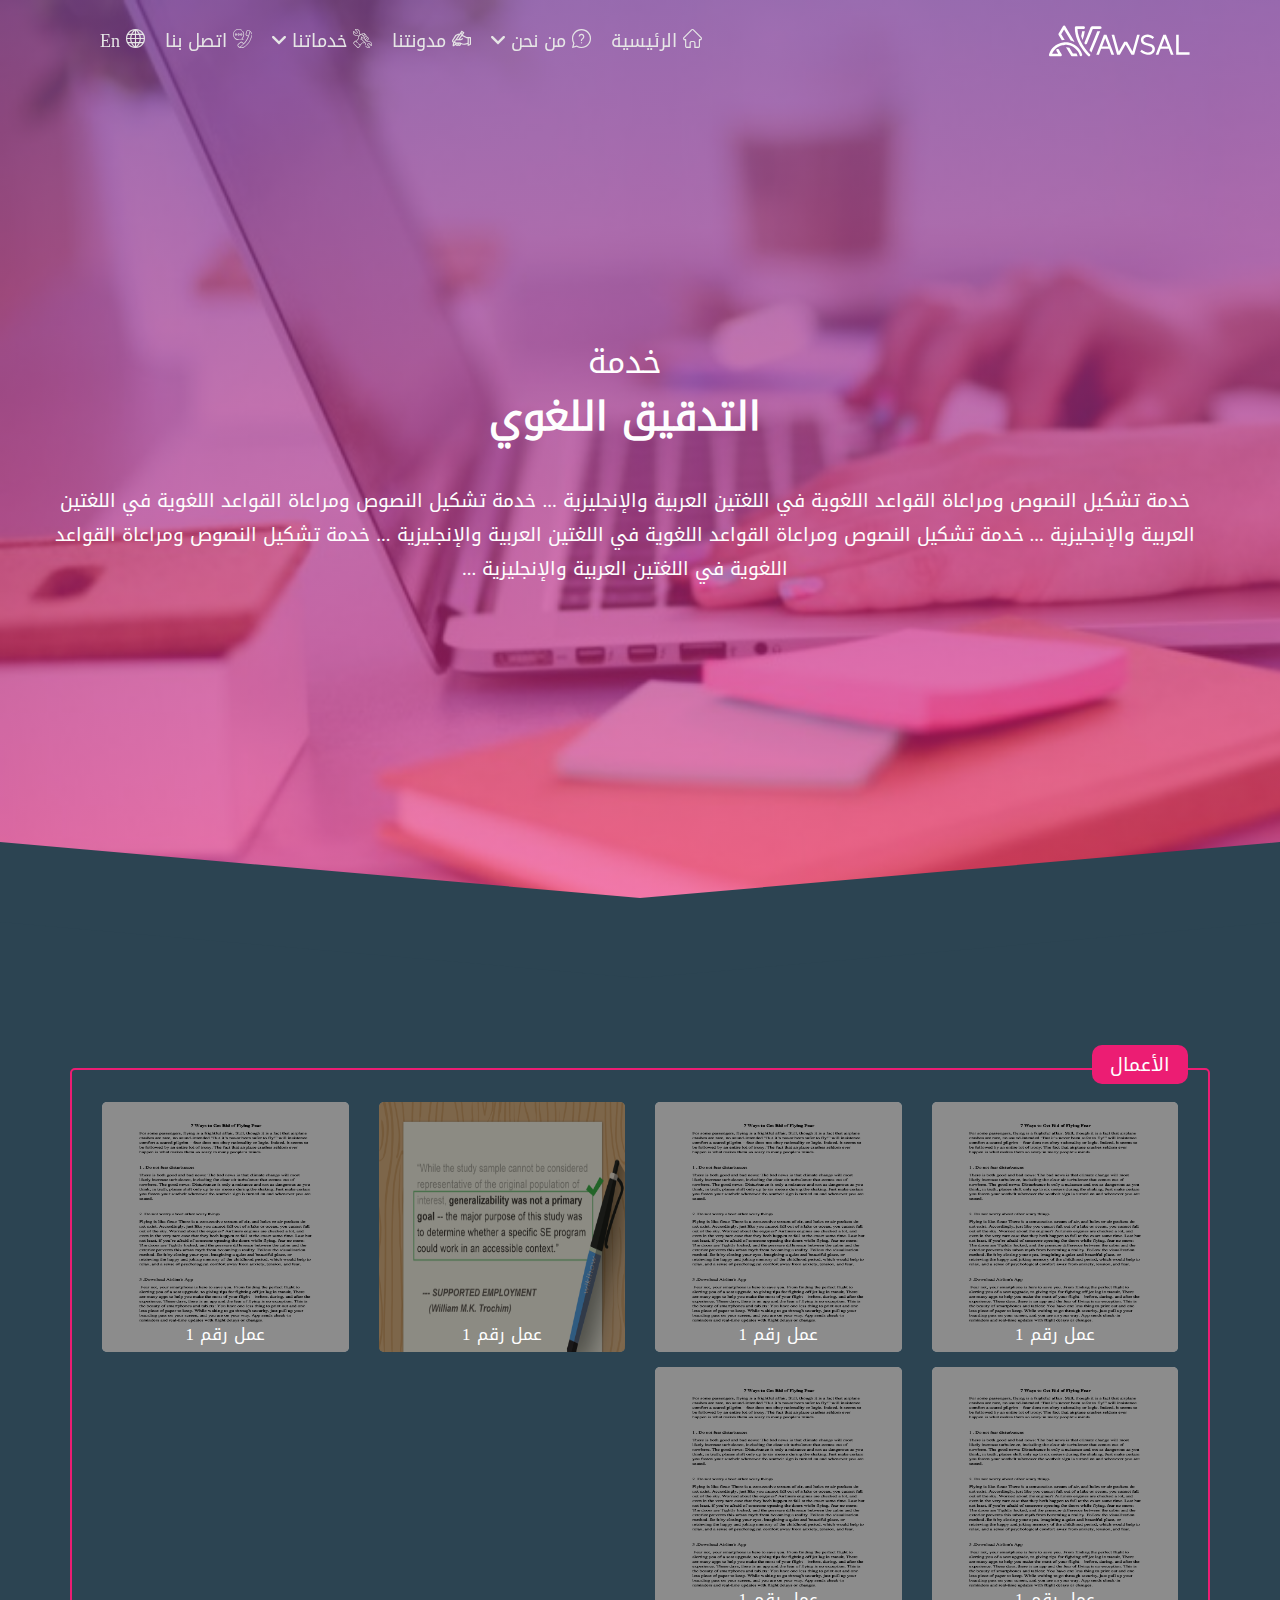
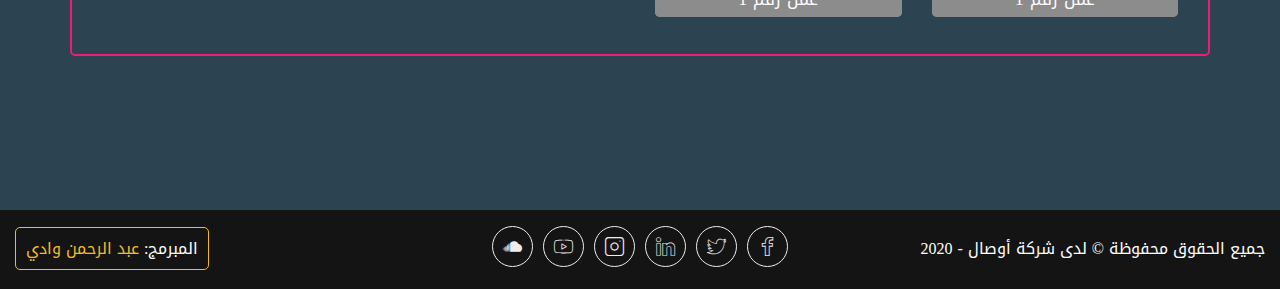
<file: service-3.html>
<!DOCTYPE html>
<html lang="ar">

<head>
    <title>AWSAL</title>
    <meta charset="UTF-8">
    <meta name="viewport" content="width=device-width, initial-scale=1.0">
    <link rel="stylesheet" href="css/bootstrap.min.css" />
    <link rel="stylesheet" href="css/bootstrap-rtl.css" />
    <link rel="stylesheet" href="css/hamburgers.min.css" />
    <link rel="stylesheet" href="styles.css" />
    <link rel="stylesheet" href="css/main.css" />

</head>

<body>

    <div class="loading">

        <!-- Start Svg Logo Loader -->
        <?xml version="1.0" encoding="utf-8"?>
        <svg version="1.1" id="Layer_1" xmlns="http://www.w3.org/2000/svg" xmlns:xlink="http://www.w3.org/1999/xlink"
            x="0px" y="0px" viewBox="0 0 850 350" style="enable-background:new 0 0 850 350;" xml:space="preserve">
            <style type="text/css">
                .st0 {
                    fill: url(#partLogo6_1_);
                }

                .st1 {
                    fill: url(#partLogo5_1_);
                }

                .st2 {
                    fill: url(#partLogo4_1_);
                }

                .st3 {
                    fill: url(#partLogo3_1_);
                }

                .st4 {
                    fill: url(#partLogo2_2_);
                }

                .st5 {
                    fill: url(#partLogo2_3_);
                }

                .st6 {
                    fill: url(#partLogo1_1_);
                }

                .st7 {
                    opacity: 0.2;
                }

                .st8 {
                    fill: url(#SVGID_1_);
                }

                .st9 {
                    fill: url(#SVGID_2_);
                }

                .st10 {
                    fill: url(#SVGID_3_);
                }

                .st11 {
                    fill: url(#SVGID_4_);
                }

                .st12 {
                    fill: url(#SVGID_5_);
                }

                .st13 {
                    fill: url(#SVGID_6_);
                }

                .st14 {
                    fill: url(#SVGID_7_);
                }

                .st15 {
                    opacity: 0.2;
                    fill: url(#shadowLetter1_1_);
                    enable-background: new;
                }

                .st16 {
                    fill: url(#letter1_1_);
                }

                .st17 {
                    opacity: 0.2;
                    fill: url(#shadowLetter2_1_);
                    enable-background: new;
                }

                .st18 {
                    fill: url(#letter2_1_);
                }

                .st19 {
                    opacity: 0.2;
                    fill: url(#shadowLetter3_1_);
                    enable-background: new;
                }

                .st20 {
                    fill: url(#letter3_1_);
                }

                .st21 {
                    opacity: 0.2;
                    fill: url(#shadowLetter4_1_);
                    enable-background: new;
                }

                .st22 {
                    fill: url(#letter4_1_);
                }

                .st23 {
                    opacity: 0.2;
                    fill: url(#shadowLetter5_1_);
                    enable-background: new;
                }

                .st24 {
                    fill: url(#letter5_1_);
                }
            </style>
            <linearGradient id="partLogo6_1_" gradientUnits="userSpaceOnUse" x1="327.1967" y1="137.9341" x2="242.084"
                y2="211.8703" gradientTransform="matrix(1 0 0 -1 0 352)">
                <stop offset="0" style="stop-color:#7F3F97" />
                <stop offset="1" style="stop-color:#EC1D74" />
            </linearGradient>
            <path id="partLogo6" class="st0"
                d="M268.5,187.4l-16.6,40c4,4.5,7.7,8.6,11.1,12.1l27.1-65.2l22.4-54.2h-16.2L268.5,187.4z" />
            <linearGradient id="partLogo5_1_" gradientUnits="userSpaceOnUse" x1="21.7932" y1="209.0314" x2="491.2028"
                y2="209.0314" gradientTransform="matrix(1 0 0 -1 0 352)">
                <stop offset="0.2418" style="stop-color:#7F3F97" />
                <stop offset="0.4465" style="stop-color:#EC1D74" />
                <stop offset="0.9543" style="stop-color:#F3BC24" />
            </linearGradient>
            <path id="partLogo5" class="st1" d="M320.4,99.7c0-0.5-0.1-1-0.2-1.5l0,0c0-0.2-0.1-0.2-0.2-0.4c0-0.1,0-0.2-0.1-0.2
	c-0.1-0.2-0.2-0.6-0.2-0.8c-0.1-0.2-0.2-0.2-0.2-0.4c-0.1-0.1-0.1-0.2-0.2-0.3l0,0c-0.1-0.2-0.2-0.4-0.3-0.6
	c-0.2-0.2-0.3-0.4-0.5-0.6l0,0c-0.2-0.2-0.3-0.4-0.5-0.6c-0.1-0.1-0.2-0.2-0.3-0.2c-0.2-0.1-0.2-0.2-0.4-0.3
	c-0.2-0.1-0.2-0.2-0.4-0.3h-0.1c-0.4-0.2-0.8-0.5-1.2-0.6l0,0l0,0c-0.1-0.1-0.2-0.1-0.3-0.1h-0.1c-0.3-0.2-0.7-0.2-1-0.3l0,0
	c-0.3-0.1-0.6-0.1-0.9-0.1c-0.1,0-0.1,0-0.2,0c-0.2,0-0.2,0-0.4,0l0,0l0,0l0,0H294h-28.4c-0.4,0-0.8,0-1.2,0.1
	c-2.8,0.5-5.1,2.5-5.9,5.2l-17.3,42.9l-17.3,42.7c-1.1,2.8-0.4,5.8,1.5,7.9c0.1,0.1,0.1,0.2,0.2,0.2c0.7,0.7,1.5,1.3,2.5,1.6
	c0.3,0.2,0.6,0.2,1,0.3c0.6,0.2,1.2,0.2,1.8,0.2c2.3,0,4.5-1.1,6-2.9c0.4-0.6,0.7-1.1,1-1.8l32.9-81.7h17.1h14l0,0H313
	c1,0,2-0.2,2.9-0.6c1.8-0.7,3.2-2.1,4-4l0,0l0,0l0,0c0.1-0.1,0.1-0.2,0.1-0.3l0,0c0.2-0.3,0.2-0.7,0.3-1l0,0
	c0.1-0.4,0.1-0.8,0.1-1.1l0,0C320.3,99.9,320.4,99.8,320.4,99.7L320.4,99.7z" />
            <linearGradient id="partLogo4_1_" gradientUnits="userSpaceOnUse" x1="126.1137" y1="316.6255" x2="279.7178"
                y2="137.8027" gradientTransform="matrix(1 0 0 -1 0 352)">
                <stop offset="0" style="stop-color:#7F3F97" />
                <stop offset="1" style="stop-color:#EC1D74" />
            </linearGradient>
            <path id="partLogo4" class="st2" d="M210.4,120.1c-0.3,2.5-0.7,5-1.1,7.6c-1,5.4-2.1,10.7-3.6,15.9c-0.3,1.2-0.7,2.5-1,3.7
	c2.4,7.4,5.3,14.6,8.4,21.4c6-15.4,10.6-31.9,12.6-49.6c-2,0.6-4.1,1-6.4,1C219.2,120.1,210.4,120.1,210.4,120.1z" />
            <linearGradient id="partLogo3_1_" gradientUnits="userSpaceOnUse" x1="113.3209" y1="313.8582" x2="394.933"
                y2="-11.2241" gradientTransform="matrix(1 0 0 -1 0 352)">
                <stop offset="0.2418" style="stop-color:#7F3F97" />
                <stop offset="0.4465" style="stop-color:#EC1D74" />
                <stop offset="0.9543" style="stop-color:#F3BC24" />
            </linearGradient>
            <path id="partLogo3" class="st3" d="M254.2,249c-2.5-2.5-5.1-5.3-7.8-8.3l0,0c-3-3.3-6.2-7-9.5-10.9c-7.6-9.2-15.7-20.1-23.1-32.2
	c-0.1-0.2-0.2-0.3-0.3-0.6c-0.9-1.5-1.8-2.9-2.6-4.5c-1.6-2.8-3.2-5.6-4.6-8.4c-0.2-0.2-0.3-0.6-0.5-0.8c-1.7-3.2-3.3-6.4-4.8-9.7
	c-1.1-2.4-2.1-4.9-3.2-7.3c-2.5-6.1-4.9-12.5-6.8-19c-3.7-12.7-6.3-26-6.9-40h14.4h12.9h7.6c0.5,0,1-0.1,1.5-0.2
	c1.4-0.3,2.8-1,3.7-2.1c0.3-0.3,0.6-0.7,0.9-1.1c0.7-1.1,1.2-2.4,1.3-3.8c0-0.2,0-0.2,0-0.4l0,0c0-2.1-0.9-3.9-2.1-5.3
	c-1.4-1.4-3.2-2.1-5.3-2.1l0,0h-18.9h-23.7c-2.1,0-3.9,0.9-5.3,2.1c-1.4,1.4-2.1,3.2-2.1,5.3c0,24.9,5.4,48.1,13.7,68.9
	c2.1,5.3,4.4,10.4,6.8,15.4l0,0c2.6,5.4,5.4,10.7,8.4,15.8l0,0c2.5,4.3,5,8.4,7.6,12.4c8.2,12.7,17,23.7,25,33
	c4.4,5.1,8.7,9.6,12.5,13.6l0,0c0.2,0.2,0.4,0.4,0.6,0.6c1.4,1.5,3.4,2.2,5.3,2.2c1.1,0,2.1-0.2,3.2-0.7c0.7-0.3,1.4-0.7,1.9-1.3
	l0,0l0,0l0.1-0.1c0.1-0.1,0.1-0.2,0.2-0.2l0,0c0.2-0.2,0.4-0.4,0.6-0.6l0,0c0.1-0.1,0.2-0.2,0.2-0.2c0.1-0.1,0.2-0.2,0.2-0.2
	c0-0.1,0.1-0.1,0.1-0.2c0.2-0.3,0.3-0.6,0.5-0.9l0.2-0.3c0.3-0.8,0.5-1.6,0.5-2.4c0-0.1,0-0.1,0-0.2c0-0.5,0-1-0.2-1.4
	C255.9,251.5,255.3,250.1,254.2,249z" />
            <linearGradient id="partLogo2_2_" gradientUnits="userSpaceOnUse" x1="-36.9663" y1="235.0337" x2="173.6663"
                y2="95.7583" gradientTransform="matrix(1 0 0 -1 0 352)">
                <stop offset="0" style="stop-color:#7F3F97" />
                <stop offset="1" style="stop-color:#EC1D74" />
            </linearGradient>
            <path id="partLogo2_1_" class="st4" d="M147.2,257.5c0.2,0.2,0.2,0.4,0.4,0.6c0.1,0.1,0.1,0.1,0.2,0.2c0.1,0.1,0.2,0.2,0.2,0.3
	c0.1,0.1,0.2,0.2,0.3,0.3l0.1,0.1l0.1,0.1c0.2,0.2,0.3,0.2,0.5,0.4l0,0c0.1,0.1,0.2,0.1,0.2,0.2c0.2,0.2,0.4,0.2,0.6,0.4
	c0,0,0.1,0,0.1,0.1c0,0,0.1,0,0.1,0.1c0.2,0.1,0.2,0.1,0.4,0.2s0.2,0.2,0.4,0.2c0.1,0,0.1,0,0.2,0.1c0.2,0.1,0.5,0.2,0.7,0.2
	c0.1,0,0.1,0,0.2,0h0.1c0.1,0,0.2,0,0.2,0c0.2,0,0.3,0.1,0.5,0.1c0.1,0,0.2,0,0.2,0s0,0,0.1,0h0.1c0.2,0,0.5,0.1,0.7,0.1h0.1l0,0h31
	c-0.2-0.6-0.4-1.1-0.6-1.8c-1.4-4.7-3.3-9.1-5.6-13.2h-20.5l0,0L138,212.9c-6.1-1.9-12.7-3-19.3-3.3L147.2,257.5
	C147.2,257.4,147.2,257.4,147.2,257.5z" />
            <linearGradient id="partLogo2_3_" gradientUnits="userSpaceOnUse" x1="91.3796" y1="217.0664" x2="269.3554"
                y2="220.5055" gradientTransform="matrix(1 0 0 -1 0 352)">
                <stop offset="0.2418" style="stop-color:#7F3F97" />
                <stop offset="0.8317" style="stop-color:#F3BC24" />
                <stop offset="0.8457" style="stop-color:#EC1D74" />
            </linearGradient>
            <path id="partLogo2" class="st5" d="M76.2,137L76.2,137c0,0.2,0,0.4,0.1,0.6c0,0.1,0,0.2,0,0.2c0,0.2,0.1,0.2,0.1,0.4
	c0,0.1,0,0.1,0,0.2v0.1v0.1c0.1,0.2,0.1,0.3,0.2,0.6c0,0.1,0.1,0.2,0.1,0.2c0,0,0,0,0,0.1v0.1c0,0.1,0.1,0.2,0.1,0.3
	c0.1,0.2,0.2,0.5,0.3,0.6l0,0l17.5,29.3l0.7,1.3c5.3-1,10.7-1.7,16.2-1.9L92,136.5l16-26.7l37.7,63c6.8,1.9,13.5,4.4,20,7.6
	c0-0.2,0.1-0.5,0.1-0.7c0.1-1.4-0.2-2.9-1-4.2l-50-84c-0.2-0.4-0.5-0.7-0.8-1.1c-0.1-0.1-0.2-0.2-0.2-0.2c-0.3-0.3-0.6-0.6-1-0.9
	c0,0,0,0-0.1,0c-0.3-0.2-0.7-0.5-1-0.6c-0.1-0.1-0.2-0.1-0.3-0.2c-0.4-0.2-0.8-0.3-1.2-0.4H110c-0.4-0.1-0.8-0.2-1.2-0.2
	c-0.1,0-0.2,0-0.3,0c-0.4,0-0.9,0-1.3,0.1h-0.1c-0.4,0.1-0.8,0.2-1.2,0.3c-0.1,0-0.2,0.1-0.3,0.1c-0.4,0.2-0.8,0.3-1.2,0.6
	c-1.1,0.7-2.1,1.7-2.6,2.7l0,0l-0.1,0.1l-15.9,26.7l-8.6,14.4c-0.2,0.2-0.2,0.4-0.3,0.6c0,0,0,0,0,0.1c-0.1,0.1-0.1,0.2-0.2,0.3
	c-0.1,0.1-0.1,0.2-0.2,0.3c0,0.1,0,0.1-0.1,0.2c0,0.1-0.1,0.2-0.1,0.3c0,0.1,0,0.1-0.1,0.2c-0.1,0.2-0.1,0.3-0.1,0.5c0,0,0,0,0,0.1
	c0,0.1,0,0.1,0,0.2s0,0.2,0,0.2c0,0.1,0,0.2,0,0.2s0,0.2,0,0.2c0,0.2,0,0.2,0,0.4c0,0.2,0,0.2,0,0.4C76.2,136.9,76.2,136.9,76.2,137
	z" />
            <linearGradient id="partLogo1_1_" gradientUnits="userSpaceOnUse" x1="-63.1432" y1="109.0223" x2="416.5831"
                y2="156.3071" gradientTransform="matrix(1 0 0 -1 0 352)">
                <stop offset="0.2418" style="stop-color:#7F3F97" />
                <stop offset="0.4465" style="stop-color:#EC1D74" />
                <stop offset="0.9543" style="stop-color:#F3BC24" />
            </linearGradient>
            <path id="partLogo1" class="st6" d="M22.8,257.2c0.9,1.8,2.5,3.3,4.6,4c0.7,0.2,1.4,0.3,2.1,0.3c0.2,0,0.6,0,0.8-0.1
	c0.1,0,0.1,0,0.2,0l19.2,0.1l38.1,0.2l0,0l0,0l0,0c0,0,0,0,0.1,0c0,0,0,0,0.1,0c0.2,0,0.6,0,0.8-0.1c0.1,0,0.2,0,0.3-0.1
	c0.2,0,0.4-0.1,0.6-0.2l0,0c0.1,0,0.2,0,0.2-0.1c0.1,0,0.2-0.1,0.2-0.1c0.5-0.2,1-0.4,1.4-0.6l0,0h0.1l0.1-0.1l0,0
	c0.1-0.1,0.2-0.2,0.3-0.2c0.1-0.1,0.2-0.2,0.3-0.2c0.1-0.1,0.2-0.1,0.2-0.2c0,0,0.1,0,0.1-0.1c0.1-0.1,0.2-0.2,0.3-0.2
	c0.1-0.1,0.2-0.2,0.2-0.2c0.1-0.1,0.2-0.2,0.2-0.2l0.1-0.1c0.1-0.1,0.2-0.2,0.2-0.2c0.1-0.1,0.2-0.2,0.2-0.3c0-0.1,0.1-0.1,0.1-0.2
	l0.1-0.1c0.1-0.1,0.2-0.2,0.2-0.3c0.1-0.1,0.1-0.2,0.2-0.3v-0.1c0-0.1,0.1-0.2,0.1-0.2c0.1-0.2,0.1-0.2,0.2-0.4
	c0-0.1,0.1-0.2,0.1-0.2v-0.1c0-0.1,0-0.1,0-0.2s0.1-0.2,0.1-0.2c0-0.1,0-0.1,0.1-0.2c0-0.1,0-0.1,0-0.2s0-0.1,0-0.2
	c0-0.1,0-0.2,0.1-0.2c0-0.1,0.1-0.2,0.1-0.3s0-0.2,0-0.3c0-0.2,0-0.3,0-0.4s0-0.1,0-0.2l0,0l0,0c0-0.1,0-0.1,0-0.2
	c0-0.2,0-0.3,0-0.5c0-0.1,0-0.2,0-0.3c0-0.1,0-0.2-0.1-0.3v-0.1c0-0.1,0-0.2-0.1-0.3c0-0.2-0.1-0.2-0.1-0.4c0-0.2-0.1-0.2-0.1-0.4
	c0-0.1-0.1-0.2-0.1-0.3c-0.1-0.2-0.1-0.2-0.2-0.4l0,0c0-0.1-0.1-0.2-0.1-0.2c-0.1-0.1-0.1-0.2-0.2-0.2c0-0.1-0.1-0.1-0.1-0.2
	c0,0,0,0,0-0.1v-0.1l-7.2-12.1L78,223.2l0,0c-0.2-0.4-0.5-0.7-0.8-1.1c-0.1-0.1-0.2-0.2-0.2-0.2c-0.3-0.3-0.6-0.6-1-0.9
	c0,0,0,0-0.1,0c-0.3-0.2-0.7-0.5-1-0.6c-0.1-0.1-0.2-0.1-0.3-0.2c-0.4-0.2-0.8-0.3-1.2-0.4h-0.1c-0.4-0.1-0.8-0.2-1.2-0.2
	c-0.1,0-0.2,0-0.3,0c-0.4,0-0.9,0-1.3,0.1h-0.1c-0.4,0.1-0.8,0.2-1.2,0.3c-0.1,0-0.2,0.1-0.3,0.1c-0.4,0.2-0.8,0.3-1.2,0.6l0,0
	c-3.5,2.1-4.7,6.7-2.5,10.3l4.5,7.6l4.8,8l-19.6,0.1l-14.7-0.1c10.5-23.8,31.9-41.4,57-47.5c4.5-1.1,9.1-1.8,13.8-2.1
	c1.8-0.2,3.7-0.2,5.6-0.2c4.1,0,8.3,0.3,12.3,0.9c6.1,0.9,12.1,2.5,17.8,4.6c8.2,3.1,15.8,7.6,22.5,13c6.3,5.1,11.8,11.1,16.4,17.9
	c2.7,4.1,5.2,8.4,7.2,12.9c1.4,3,2.5,6.2,3.5,9.5l0,0c0.2,0.5,0.3,0.9,0.6,1.3c0.1,0.2,0.2,0.2,0.2,0.4c0.2,0.2,0.3,0.6,0.6,0.8
	c0.1,0.2,0.2,0.2,0.3,0.4c0.2,0.2,0.4,0.4,0.6,0.6c0.1,0.1,0.2,0.2,0.3,0.3c0.2,0.2,0.6,0.4,0.9,0.6c0.1,0.1,0.2,0.1,0.2,0.2
	c0.4,0.2,0.8,0.4,1.2,0.5c0.1,0,0.2,0.1,0.3,0.1c0.3,0.1,0.6,0.2,1,0.2c0.2,0,0.3,0,0.5,0c0.2,0,0.3,0,0.5,0c0.2,0,0.3,0,0.5,0
	c0.2,0,0.2,0,0.4,0c0.3,0,0.6-0.1,0.9-0.2h0.1l0,0c0.1,0,0.2,0,0.3-0.1c3.8-1.2,6-5.2,5-9.1c0-0.1,0-0.2-0.1-0.3
	c-0.5-1.6-1-3.1-1.6-4.6c-1.7-4.5-3.7-9-6-13.3c-6.8-12.3-16.2-23.3-27.5-31.8c-2.1-1.6-4.4-3.1-6.6-4.5c-5.3-3.3-10.7-6.1-16.5-8.4
	c-4.8-1.9-9.7-3.3-14.8-4.5c-0.7-0.2-1.4-0.3-2.1-0.5c-5.3-1-10.7-1.6-16.1-1.8c-1,0-1.9-0.1-2.9-0.1c-4.7,0-9.4,0.3-14,1
	c-4.5,0.6-9,1.6-13.4,2.9c-10.2,2.9-19.8,7.5-28.7,13.7c-1.1,0.8-2.1,1.5-3.3,2.4c-2,1.5-3.9,3.1-5.8,4.8c-1,1-2.1,1.9-3.1,2.9l0,0
	C38.1,219.1,30.2,230.9,25,244c-1,2.6-2,5.3-2.8,8c-0.4,1.3-0.4,2.5-0.1,3.7C22.4,256.2,22.5,256.6,22.8,257.2z" />
            <g id="shadowLogo" class="st7">
                <g>

                    <linearGradient id="SVGID_1_" gradientUnits="userSpaceOnUse" x1="94.9612" y1="216.8276"
                        x2="272.9371" y2="220.2667" gradientTransform="matrix(1 0 0 -1 0 352)">
                        <stop offset="0.2418" style="stop-color:#7F3F97" />
                        <stop offset="0.8317" style="stop-color:#F3BC24" />
                        <stop offset="0.8457" style="stop-color:#EC1D74" />
                    </linearGradient>
                    <path class="st8" d="M79.8,137.2L79.8,137.2c0,0.2,0,0.4,0.1,0.6c0,0.1,0,0.2,0,0.2c0,0.2,0.1,0.2,0.1,0.4c0,0.1,0,0.1,0,0.2v0.1
			v0.1c0.1,0.2,0.1,0.3,0.2,0.6c0,0.1,0.1,0.2,0.1,0.2c0,0,0,0,0,0.1v0.1c0,0.1,0.1,0.2,0.1,0.3c0.1,0.2,0.2,0.5,0.3,0.6l0,0
			l17.5,29.3l0.7,1.3c5.3-1,10.7-1.7,16.2-1.9l-19.4-32.5l16-26.7l37.7,63c6.8,1.9,13.5,4.4,20,7.6c0-0.2,0.1-0.5,0.1-0.7
			c0.1-1.4-0.2-2.9-1-4.2l-50-84c-0.2-0.4-0.5-0.7-0.8-1.1c-0.1-0.1-0.2-0.2-0.2-0.2c-0.3-0.3-0.6-0.6-1-0.9c0,0,0,0-0.1,0
			c-0.3-0.2-0.7-0.5-1-0.6c-0.1-0.1-0.2-0.1-0.3-0.2c-0.4-0.2-0.8-0.3-1.2-0.4h-0.1c-0.4-0.1-0.8-0.2-1.2-0.2c-0.1,0-0.2,0-0.3,0
			c-0.4,0-0.9,0-1.3,0.1h-0.1c-0.4,0.1-0.8,0.2-1.2,0.3c-0.1,0-0.2,0.1-0.3,0.1c-0.4,0.2-0.8,0.3-1.2,0.6c-1.1,0.7-2.1,1.7-2.6,2.7
			l0,0l-0.1,0.1l-15.9,26.7l-8.6,14.4c-0.2,0.2-0.2,0.4-0.3,0.6c0,0,0,0,0,0.1c-0.1,0.1-0.1,0.2-0.2,0.3c-0.1,0.1-0.1,0.2-0.2,0.3
			c0,0.1,0,0.1-0.1,0.2c0,0.1-0.1,0.2-0.1,0.3c0,0.1,0,0.1-0.1,0.2c-0.1,0.2-0.1,0.3-0.1,0.5c0,0,0,0,0,0.1c0,0.1,0,0.1,0,0.2
			s0,0.2,0,0.2c0,0.1,0,0.2,0,0.2s0,0.2,0,0.2c0,0.2,0,0.2,0,0.4c0,0.2,0,0.2,0,0.4C79.8,137.2,79.8,137.2,79.8,137.2z" />

                    <linearGradient id="SVGID_2_" gradientUnits="userSpaceOnUse" x1="-33.3869" y1="234.7967"
                        x2="177.2456" y2="95.5213" gradientTransform="matrix(1 0 0 -1 0 352)">
                        <stop offset="0" style="stop-color:#7F3F97" />
                        <stop offset="1" style="stop-color:#EC1D74" />
                    </linearGradient>
                    <path class="st9" d="M150.8,257.8c0.2,0.2,0.2,0.4,0.4,0.6c0.1,0.1,0.1,0.1,0.2,0.2c0.1,0.1,0.2,0.2,0.2,0.3
			c0.1,0.1,0.2,0.2,0.3,0.3l0.1,0.1l0.1,0.1c0.2,0.2,0.3,0.2,0.5,0.4l0,0c0.1,0.1,0.2,0.1,0.2,0.2c0.2,0.2,0.4,0.2,0.6,0.4
			c0,0,0.1,0,0.1,0.1c0,0,0.1,0,0.1,0.1c0.2,0.1,0.2,0.1,0.4,0.2s0.2,0.2,0.4,0.2c0.1,0,0.1,0,0.2,0.1c0.2,0.1,0.5,0.2,0.7,0.2
			c0.1,0,0.1,0,0.2,0h0.1c0.1,0,0.2,0,0.2,0c0.2,0,0.3,0.1,0.5,0.1c0.1,0,0.2,0,0.2,0s0,0,0.1,0h0.1c0.2,0,0.5,0.1,0.7,0.1h0.1l0,0
			h31c-0.2-0.6-0.4-1.1-0.6-1.8c-1.4-4.7-3.3-9.1-5.6-13.2h-20.5l0,0l-19.8-33.1c-6.1-1.9-12.7-3-19.3-3.3L150.8,257.8
			C150.8,257.7,150.8,257.7,150.8,257.8z" />

                    <linearGradient id="SVGID_3_" gradientUnits="userSpaceOnUse" x1="-59.5767" y1="108.9411"
                        x2="420.1496" y2="156.226" gradientTransform="matrix(1 0 0 -1 0 352)">
                        <stop offset="0.2418" style="stop-color:#7F3F97" />
                        <stop offset="0.4465" style="stop-color:#EC1D74" />
                        <stop offset="0.9543" style="stop-color:#F3BC24" />
                    </linearGradient>
                    <path class="st10" d="M26.4,257.4c0.9,1.8,2.5,3.3,4.6,4c0.7,0.2,1.4,0.3,2.1,0.3c0.2,0,0.6,0,0.8-0.1c0.1,0,0.1,0,0.2,0l19.2,0.1
			l38.1,0.2l0,0l0,0l0,0c0,0,0,0,0.1,0c0,0,0,0,0.1,0c0.2,0,0.6,0,0.8-0.1c0.1,0,0.2,0,0.3-0.1c0.2,0,0.4-0.1,0.6-0.2l0,0
			c0.1,0,0.2,0,0.2-0.1c0.1,0,0.2-0.1,0.2-0.1c0.5-0.2,1-0.4,1.4-0.6l0,0h0.1l0.1-0.1l0,0c0.1-0.1,0.2-0.2,0.3-0.2
			c0.1-0.1,0.2-0.2,0.3-0.2c0.1-0.1,0.2-0.1,0.2-0.2c0,0,0.1,0,0.1-0.1c0.1-0.1,0.2-0.2,0.3-0.2c0.1-0.1,0.2-0.2,0.2-0.2
			c0.1-0.1,0.2-0.2,0.2-0.2l0.1-0.1c0.1-0.1,0.2-0.2,0.2-0.2c0.1-0.1,0.2-0.2,0.2-0.3c0-0.1,0.1-0.1,0.1-0.2l0.1-0.1
			c0.1-0.1,0.2-0.2,0.2-0.3c0.1-0.1,0.1-0.2,0.2-0.3v-0.1c0-0.1,0.1-0.2,0.1-0.2c0.1-0.2,0.1-0.2,0.2-0.4c0-0.1,0.1-0.2,0.1-0.2
			v-0.1c0-0.1,0-0.1,0-0.2s0.1-0.2,0.1-0.2c0-0.1,0-0.1,0.1-0.2c0-0.1,0-0.1,0-0.2c0-0.1,0-0.1,0-0.2s0-0.2,0.1-0.2
			c0-0.1,0.1-0.2,0.1-0.3c0-0.1,0-0.2,0-0.3c0-0.2,0-0.3,0-0.4c0-0.1,0-0.1,0-0.2l0,0l0,0c0-0.1,0-0.1,0-0.2c0-0.2,0-0.3,0-0.5
			c0-0.1,0-0.2,0-0.3s0-0.2-0.1-0.3v-0.1c0-0.1,0-0.2-0.1-0.3c0-0.2-0.1-0.2-0.1-0.4c0-0.2-0.1-0.2-0.1-0.4c0-0.1-0.1-0.2-0.1-0.3
			c-0.1-0.2-0.1-0.2-0.2-0.4l0,0c0-0.1-0.1-0.2-0.1-0.2c-0.1-0.1-0.1-0.2-0.2-0.2c0-0.1-0.1-0.1-0.1-0.2c0,0,0,0,0-0.1v-0.1
			l-7.2-12.1l-8.9-14.9l0,0c-0.2-0.4-0.5-0.7-0.8-1.1c-0.1-0.1-0.2-0.2-0.2-0.2c-0.3-0.3-0.6-0.6-1-0.9c0,0,0,0-0.1,0
			c-0.3-0.2-0.7-0.5-1-0.6c-0.1-0.1-0.2-0.1-0.3-0.2c-0.4-0.2-0.8-0.3-1.2-0.4h-0.1c-0.4-0.1-0.8-0.2-1.2-0.2c-0.1,0-0.2,0-0.3,0
			c-0.4,0-0.9,0-1.3,0.1H74c-0.4,0.1-0.8,0.2-1.2,0.3c-0.1,0-0.2,0.1-0.3,0.1c-0.4,0.2-0.8,0.3-1.2,0.6l0,0
			c-3.5,2.1-4.7,6.7-2.5,10.3l4.5,7.6l4.8,8l-19.6-0.1l-14.7-0.1c10.5-23.8,31.9-41.4,57-47.5c4.5-1.1,9.1-1.8,13.8-2.1
			c1.8-0.2,3.7-0.2,5.6-0.2c4.1,0,8.3,0.3,12.3,0.9c6.1,0.9,12.1,2.5,17.8,4.6c8.2,3.1,15.8,7.6,22.5,13
			c6.3,5.1,11.8,11.1,16.4,17.9c2.7,4.1,5.2,8.4,7.2,12.9c1.4,3,2.5,6.2,3.5,9.5l0,0c0.2,0.5,0.3,0.9,0.6,1.3
			c0.1,0.2,0.2,0.2,0.2,0.4c0.2,0.2,0.3,0.6,0.6,0.8c0.1,0.2,0.2,0.2,0.3,0.4c0.2,0.2,0.4,0.4,0.6,0.6c0.1,0.1,0.2,0.2,0.3,0.3
			c0.2,0.2,0.6,0.4,0.9,0.6c0.1,0.1,0.2,0.1,0.2,0.2c0.4,0.2,0.8,0.4,1.2,0.5c0.1,0,0.2,0.1,0.3,0.1c0.3,0.1,0.6,0.2,1,0.2
			c0.2,0,0.3,0,0.5,0c0.2,0,0.3,0,0.5,0c0.2,0,0.3,0,0.5,0c0.2,0,0.2,0,0.4,0c0.3,0,0.6-0.1,0.9-0.2h0.1l0,0c0.1,0,0.2,0,0.3-0.1
			c3.8-1.2,6-5.2,5-9.1c0-0.1,0-0.2-0.1-0.3c-0.5-1.6-1-3.1-1.6-4.6c-1.7-4.5-3.7-9-6-13.3c-6.8-12.3-16.2-23.3-27.5-31.8
			c-2.1-1.6-4.4-3.1-6.6-4.5c-5.3-3.3-10.7-6.1-16.5-8.4c-4.8-1.9-9.7-3.3-14.8-4.5c-0.7-0.2-1.4-0.3-2.1-0.5
			c-5.3-1-10.7-1.6-16.1-1.8c-1,0-1.9-0.1-2.9-0.1c-4.7,0-9.4,0.3-14,1c-4.5,0.6-9,1.6-13.4,2.9c-10.2,2.9-19.8,7.5-28.7,13.7
			c-1.1,0.8-2.1,1.5-3.3,2.4c-2,1.5-3.9,3.1-5.8,4.8c-1,1-2.1,1.9-3.1,2.9l0,0c-10.1,9.8-18.1,21.7-23.2,34.7c-1,2.6-2,5.3-2.8,8
			c-0.4,1.3-0.4,2.5-0.1,3.7C26,256.4,26.1,256.9,26.4,257.4z" />
                </g>
                <g>

                    <linearGradient id="SVGID_4_" gradientUnits="userSpaceOnUse" x1="330.776" y1="137.6978"
                        x2="245.6632" y2="211.6341" gradientTransform="matrix(1 0 0 -1 0 352)">
                        <stop offset="0" style="stop-color:#7F3F97" />
                        <stop offset="1" style="stop-color:#EC1D74" />
                    </linearGradient>
                    <path class="st11"
                        d="M272.1,187.6l-16.6,40c4,4.5,7.7,8.6,11.1,12.1l27.1-65.2l22.4-54.2H300L272.1,187.6z" />

                    <linearGradient id="SVGID_5_" gradientUnits="userSpaceOnUse" x1="116.9003" y1="313.6227"
                        x2="398.5123" y2="-11.4597" gradientTransform="matrix(1 0 0 -1 0 352)">
                        <stop offset="0.2418" style="stop-color:#7F3F97" />
                        <stop offset="0.4465" style="stop-color:#EC1D74" />
                        <stop offset="0.9543" style="stop-color:#F3BC24" />
                    </linearGradient>
                    <path class="st12" d="M257.8,249.2c-2.5-2.5-5.1-5.3-7.8-8.3l0,0c-3-3.3-6.2-7-9.5-10.9c-7.6-9.2-15.7-20.1-23.1-32.2
			c-0.1-0.2-0.2-0.3-0.3-0.6c-0.9-1.5-1.8-2.9-2.6-4.5c-1.6-2.8-3.2-5.6-4.6-8.4c-0.2-0.2-0.3-0.6-0.5-0.8c-1.7-3.2-3.3-6.4-4.8-9.7
			c-1.1-2.4-2.1-4.9-3.2-7.3c-2.5-6.1-4.9-12.5-6.8-19c-3.7-12.7-6.3-26-6.9-40h14.4H215h7.6c0.5,0,1-0.1,1.5-0.2
			c1.4-0.3,2.8-1,3.7-2.1c0.3-0.3,0.6-0.7,0.9-1.1c0.7-1.1,1.2-2.4,1.3-3.8c0-0.2,0-0.2,0-0.4l0,0c0-2.1-0.9-3.9-2.1-5.3
			c-1.4-1.4-3.2-2.1-5.3-2.1l0,0h-18.9H180c-2.1,0-3.9,0.9-5.3,2.1c-1.4,1.4-2.1,3.2-2.1,5.3c0,24.9,5.4,48.1,13.7,68.9
			c2.1,5.3,4.4,10.4,6.8,15.4l0,0c2.6,5.4,5.4,10.7,8.4,15.8l0,0c2.5,4.3,5,8.4,7.6,12.4c8.2,12.7,17,23.7,25,33
			c4.4,5.1,8.7,9.6,12.5,13.6l0,0c0.2,0.2,0.4,0.4,0.6,0.6c1.4,1.5,3.4,2.2,5.3,2.2c1.1,0,2.1-0.2,3.2-0.7c0.7-0.3,1.4-0.7,1.9-1.3
			l0,0l0,0l0.1-0.1c0.1-0.1,0.1-0.2,0.2-0.2l0,0c0.2-0.2,0.4-0.4,0.6-0.6l0,0c0.1-0.1,0.2-0.2,0.2-0.2c0.1-0.1,0.2-0.2,0.2-0.2
			c0-0.1,0.1-0.1,0.1-0.2c0.2-0.3,0.3-0.6,0.5-0.9l0.2-0.3c0.3-0.8,0.5-1.6,0.5-2.4c0-0.1,0-0.1,0-0.2c0-0.5,0-1-0.2-1.4
			C259.5,251.6,258.9,250.3,257.8,249.2z" />

                    <linearGradient id="SVGID_6_" gradientUnits="userSpaceOnUse" x1="129.6931" y1="316.39" x2="283.2972"
                        y2="137.5672" gradientTransform="matrix(1 0 0 -1 0 352)">
                        <stop offset="0" style="stop-color:#7F3F97" />
                        <stop offset="1" style="stop-color:#EC1D74" />
                    </linearGradient>
                    <path class="st13" d="M214,120.4c-0.3,2.5-0.7,5-1.1,7.6c-1,5.4-2.1,10.7-3.6,15.9c-0.3,1.2-0.7,2.5-1,3.7
			c2.4,7.4,5.3,14.6,8.4,21.4c6-15.4,10.6-31.9,12.6-49.6c-2,0.6-4.1,1-6.4,1C222.8,120.4,214,120.4,214,120.4z" />

                    <linearGradient id="SVGID_7_" gradientUnits="userSpaceOnUse" x1="25.3748" y1="208.6732"
                        x2="494.7844" y2="208.6732" gradientTransform="matrix(1 0 0 -1 0 352)">
                        <stop offset="0.2418" style="stop-color:#7F3F97" />
                        <stop offset="0.4465" style="stop-color:#EC1D74" />
                        <stop offset="0.9543" style="stop-color:#F3BC24" />
                    </linearGradient>
                    <path class="st14" d="M324,99.9c0-0.5-0.1-1-0.2-1.5l0,0c0-0.2-0.1-0.2-0.2-0.4c0-0.1,0-0.2-0.1-0.2c-0.1-0.2-0.2-0.6-0.2-0.8
			c-0.1-0.2-0.2-0.2-0.2-0.4c-0.1-0.1-0.1-0.2-0.2-0.3l0,0c-0.1-0.2-0.2-0.4-0.3-0.6c-0.2-0.2-0.3-0.4-0.5-0.6l0,0
			c-0.2-0.2-0.3-0.4-0.5-0.6c-0.1-0.1-0.2-0.2-0.3-0.2c-0.2-0.1-0.2-0.2-0.4-0.3c-0.2-0.1-0.2-0.2-0.4-0.3h-0.1
			c-0.4-0.2-0.8-0.5-1.2-0.6l0,0l0,0c-0.1-0.1-0.2-0.1-0.3-0.1h-0.1c-0.3-0.2-0.7-0.2-1-0.3l0,0c-0.3-0.1-0.6-0.1-0.9-0.1
			c-0.1,0-0.1,0-0.2,0c-0.2,0-0.2,0-0.4,0l0,0l0,0l0,0h-18.9h-28.4c-0.4,0-0.8,0-1.2,0.1c-2.8,0.5-5.1,2.5-5.9,5.2l-17.3,42.9
			l-17.3,42.9c-1.1,2.8-0.4,5.8,1.5,7.9c0.1,0.1,0.1,0.2,0.2,0.2c0.7,0.7,1.5,1.3,2.5,1.6c0.3,0.2,0.6,0.2,1,0.3
			c0.6,0.2,1.2,0.2,1.8,0.2c2.3,0,4.5-1.1,6-2.9c0.4-0.6,0.7-1.1,1-1.8l32.9-81.7h17.1h14l0,0h11.2c1,0,2-0.2,2.9-0.6
			c1.8-0.7,3.2-2.1,4-4l0,0l0,0l0,0c0.1-0.1,0.1-0.2,0.1-0.3l0,0c0.2-0.3,0.2-0.7,0.3-1l0,0c0.1-0.4,0.1-0.8,0.1-1.1l0,0
			C323.9,100.1,324,100.1,324,99.9L324,99.9z" />
                </g>
            </g>
            <g id="letter01">

                <linearGradient id="shadowLetter1_1_" gradientUnits="userSpaceOnUse" x1="250.037" y1="180.053"
                    x2="884.6036" y2="-12.527" gradientTransform="matrix(1 0 0 -1 0 352)">
                    <stop offset="0.2418" style="stop-color:#7F3F97" />
                    <stop offset="0.4465" style="stop-color:#EC1D74" />
                    <stop offset="0.9543" style="stop-color:#F3BC24" />
                </linearGradient>
                <path id="shadowLetter1" class="st15" d="M373.8,219.4h-45.9l-12.4,32.7h-15.2l43.3-112.4h14.6l43.4,112.4h-15.3L373.8,219.4z
		 M350.9,160l-17.5,45.5h34.9L350.9,160z" />

                <linearGradient id="letter1_1_" gradientUnits="userSpaceOnUse" x1="240.3248" y1="180.1016" x2="874.8914"
                    y2="-12.4783" gradientTransform="matrix(1 0 0 -1 0 352)">
                    <stop offset="0.2418" style="stop-color:#7F3F97" />
                    <stop offset="0.4465" style="stop-color:#EC1D74" />
                    <stop offset="0.9543" style="stop-color:#F3BC24" />
                </linearGradient>
                <path id="letter1" class="st16" d="M364,219.4h-45.9l-12.4,32.7h-15.2l43.3-112.5h14.6L391.8,252h-15.3L364,219.4z M341.2,160
		l-17.5,45.5h34.9L341.2,160z" />
            </g>
            <g id="letter02">

                <linearGradient id="shadowLetter2_1_" gradientUnits="userSpaceOnUse" x1="254.2734" y1="225.3857"
                    x2="888.84" y2="32.8059" gradientTransform="matrix(1 0 0 -1 0 352)">
                    <stop offset="0.2418" style="stop-color:#7F3F97" />
                    <stop offset="0.4465" style="stop-color:#EC1D74" />
                    <stop offset="0.9543" style="stop-color:#F3BC24" />
                </linearGradient>
                <path id="shadowLetter2" class="st17" d="M466.6,194.2l-33,57.9h-15.2l-31.4-112.4h14.9l26,94l30.8-53.9h15.9l30.7,53.9l26.2-94
		h14.9L515,252h-15.2L466.6,194.2z" />

                <linearGradient id="letter2_1_" gradientUnits="userSpaceOnUse" x1="244.5532" y1="225.4081" x2="879.1198"
                    y2="32.8282" gradientTransform="matrix(1 0 0 -1 0 352)">
                    <stop offset="0.2418" style="stop-color:#7F3F97" />
                    <stop offset="0.4465" style="stop-color:#EC1D74" />
                    <stop offset="0.9543" style="stop-color:#F3BC24" />
                </linearGradient>
                <path id="letter2" class="st18" d="M456.9,194.2l-33,57.9h-15.2l-31.4-112.4h14.9l26,94l30.8-53.9H465l30.7,53.9l26.2-94h14.9
		L505.3,252h-15.2L456.9,194.2z" />
            </g>
            <g id="letter03">

                <linearGradient id="shadowLetter3_1_" gradientUnits="userSpaceOnUse" x1="258.6436" y1="257.2579"
                    x2="893.2101" y2="64.678" gradientTransform="matrix(1 0 0 -1 0 352)">
                    <stop offset="0.2418" style="stop-color:#7F3F97" />
                    <stop offset="0.4465" style="stop-color:#EC1D74" />
                    <stop offset="0.9543" style="stop-color:#F3BC24" />
                </linearGradient>
                <path id="shadowLetter3" class="st19" d="M582.6,251.9c-11.7-2.3-23.2-8.2-33.5-17.1l9.4-10.5c8.3,7.3,17.7,12.1,27,14
		c7.9,1.8,15.6,1.2,21.8-1.8c4.1-1.9,11.3-6.6,11.3-16.2c0-11.8-12.6-16.1-25-18.4c-1.2-0.1-18.9-3.8-25.9-7.9
		c-9.5-5.7-14.5-14.2-14.5-24.7c0-5.8,1.9-11.4,5.3-16.2c3.4-4.4,7.9-8,13.3-10.5c7.9-3.8,17.2-4.8,26.7-3.4
		c10.2,1.8,20.8,6.6,29.8,14.2l-9.1,11c-16.2-13.4-32-13.7-41.5-9.4c-6.4,3.1-10.2,8.5-10.2,14.2c0,10.7,9.2,14.9,23.7,18
		c6,1.5,18.4,3.5,25.9,7.7c10.2,5.7,15.6,14.5,15.6,25.4c0,6.4-1.8,12.4-5.4,17.7c-3.4,4.7-8.3,8.3-14,11.3
		c-6,3.1-12.1,3.9-19.1,3.9C590.2,253.2,586.4,252.8,582.6,251.9z" />

                <linearGradient id="letter3_1_" gradientUnits="userSpaceOnUse" x1="248.9111" y1="257.2397" x2="883.4777"
                    y2="64.6597" gradientTransform="matrix(1 0 0 -1 0 352)">
                    <stop offset="0.2418" style="stop-color:#7F3F97" />
                    <stop offset="0.4465" style="stop-color:#EC1D74" />
                    <stop offset="0.9543" style="stop-color:#F3BC24" />
                </linearGradient>
                <path id="letter3" class="st20" d="M572.8,251.9c-11.7-2.3-23.2-8.2-33.5-17.1l9.4-10.5c8.3,7.3,17.7,12.1,27,14
		c7.9,1.8,15.6,1.2,21.8-1.8c4.1-1.9,11.3-6.6,11.3-16.2c0-11.8-12.6-16.1-25-18.4c-1.2-0.1-18.9-3.8-25.9-7.9
		c-9.5-5.7-14.5-14.2-14.5-24.7c0-5.8,1.9-11.4,5.3-16.2c3.4-4.4,7.9-8,13.3-10.5c7.9-3.8,17.2-4.8,26.7-3.4
		c10.2,1.8,20.8,6.6,29.8,14.2l-9.1,11c-16.2-13.4-32-13.7-41.5-9.4c-6.4,3.1-10.2,8.5-10.2,14.2c0,10.7,9.2,14.9,23.7,18
		c6,1.5,18.4,3.5,25.9,7.7c10.2,5.7,15.6,14.5,15.6,25.4c0,6.4-1.8,12.4-5.4,17.7c-3.4,4.7-8.3,8.3-14,11.3
		c-6,3.1-12.1,3.9-19.1,3.9C580.4,253.2,576.6,252.8,572.8,251.9z" />
            </g>
            <g id="letter04">

                <linearGradient id="shadowLetter4_1_" gradientUnits="userSpaceOnUse" x1="261.8949" y1="278.6808"
                    x2="896.4615" y2="86.1009" gradientTransform="matrix(1 0 0 -1 0 352)">
                    <stop offset="0.2418" style="stop-color:#7F3F97" />
                    <stop offset="0.4465" style="stop-color:#EC1D74" />
                    <stop offset="0.9543" style="stop-color:#F3BC24" />
                </linearGradient>
                <path id="shadowLetter4" class="st21" d="M710.7,219.4h-45.9l-12.4,32.7h-15.2l43.3-112.4H695l43.4,112.4h-15.3L710.7,219.4z
		 M687.9,160l-17.5,45.5h34.9L687.9,160z" />

                <linearGradient id="letter4_1_" gradientUnits="userSpaceOnUse" x1="252.1749" y1="278.7032" x2="886.7413"
                    y2="86.1233" gradientTransform="matrix(1 0 0 -1 0 352)">
                    <stop offset="0.2418" style="stop-color:#7F3F97" />
                    <stop offset="0.4465" style="stop-color:#EC1D74" />
                    <stop offset="0.9543" style="stop-color:#F3BC24" />
                </linearGradient>
                <path id="letter4" class="st22" d="M701,219.4h-45.9l-12.4,32.7h-15.2l43.3-112.4h14.6l43.4,112.4h-15.3L701,219.4z M678.1,160
		l-17.5,45.5h34.9L678.1,160z" />
            </g>
            <g id="letter05">

                <linearGradient id="shadowLetter5_1_" gradientUnits="userSpaceOnUse" x1="269.7569" y1="305.0375"
                    x2="904.3235" y2="112.4576" gradientTransform="matrix(1 0 0 -1 0 352)">
                    <stop offset="0.2418" style="stop-color:#7F3F97" />
                    <stop offset="0.4465" style="stop-color:#EC1D74" />
                    <stop offset="0.9543" style="stop-color:#F3BC24" />
                </linearGradient>
                <path id="shadowLetter5" class="st23" d="M753.3,139.6h14.2v98.7H829V252h-75.9V139.6H753.3z" />

                <linearGradient id="letter5_1_" gradientUnits="userSpaceOnUse" x1="260.0368" y1="305.0599" x2="894.6034"
                    y2="112.48" gradientTransform="matrix(1 0 0 -1 0 352)">
                    <stop offset="0.2418" style="stop-color:#7F3F97" />
                    <stop offset="0.4465" style="stop-color:#EC1D74" />
                    <stop offset="0.9543" style="stop-color:#F3BC24" />
                </linearGradient>
                <path id="letter5" class="st24" d="M743.6,139.6h14.2v98.7h61.5V252h-75.9V139.6H743.6z" />
            </g>
        </svg>
        <!-- End Svg Logo Loader -->

        <audio id="soundLoader">
            <source src="sounds/sound-loader.mp3" type="audio/mpeg">
        </audio>

    </div>

    <nav>
        <div class="containerNav container">
            <div>
                <img src="img/svg/logo3.svg" width="150" alt="">
            </div>
            <div class="d-lg-none keyMenu hamburger hamburger--collapse">
                <div class="hamburger-box">
                    <div class="hamburger-inner"></div>
                </div>
            </div>
            <ul class="ulParent d-lg-block">
                <li>
                    <a href="index.html">
                        <i class="icon-grid"></i>
                        الرئيسية
                    </a>
                </li>
                <li>
                    <a href="javascript: void(0)">
                        <i class="icon-round"></i>
                        من نحن
                        <i class="icon-down-arrow"></i>
                    </a>
                    <ul class="ulChild">
                        <li>
                            <a href="whoUs.html">
                                من نحن ؟
                            </a>
                        </li>
                        <li>
                            <a href="team.html">
                                الفريق
                            </a>
                        </li>
                        <li>
                            <a href="faq.html">
                                أسئلة شائعة
                            </a>
                        </li>
                    </ul>
                </li>
                <li>
                    <a href="blogger.html">
                        <i class="icon-hands-and-gestures"></i>
                        مدونتنا
                    </a>
                </li>
                <li>
                    <a href="javascript: void(0)">
                        <i class="icon-construction-and-tools"></i>
                        خدماتنا
                        <i class="icon-down-arrow"></i>
                    </a>
                    <ul class="ulChild">
                        <li>
                            <a href="service-1.html">
                                التعليق الصوتي
                            </a>
                        </li>
                        <li>
                            <a href="service-2.html">
                                كتابة المحتوى
                            </a>
                        </li>
                        <li>
                            <a href="service-3.html">
                                تدقيق لغوي
                            </a>
                        </li>
                        <li>
                            <a href="service-4.html">
                                الترجمة
                            </a>
                        </li>
                        <li>
                            <a href="service-5.html">
                                الهندسة الصوتية
                            </a>
                        </li>
                    </ul>
                </li>
                <li>
                    <a href="contact.html">
                        <i class="icon-communications"></i>
                        اتصل بنا
                    </a>
                </li>
                <li>
                    <a href="">
                        <i class="icon-home-1"></i>
                        En
                    </a>
                </li>
            </ul>
        </div>
    </nav>

    <div class="container-fluid containerService containerService3">
        <div class="row">
            <div class="col-lg-12 m-auto textService col-xl-11 text-center">
                <h2 class="titleService">
                    خدمة
                    <br class="d-md-none d-xl-block">
                    <span class="h1">
                        التدقيق اللغوي
                    </span>
                </h2>
                <p class="desService text-center mb-3 mb-lg-0">
                    خدمة تشكيل النصوص ومراعاة القواعد اللغوية في اللغتين العربية والإنجليزية ... خدمة تشكيل النصوص ومراعاة القواعد اللغوية في اللغتين العربية والإنجليزية ... خدمة تشكيل النصوص ومراعاة القواعد اللغوية في اللغتين العربية والإنجليزية ... خدمة تشكيل النصوص ومراعاة القواعد اللغوية في اللغتين العربية والإنجليزية ...
                </p>
            </div>
        </div>
    </div>

    <div class="container-fluid containerServiceChild pb-5">
        <div class="container">
            <div class="row rowSerChild2 mt-5">
                <h5 class="titleServiceChild2 mb-0">
                    <span>
                        الأعمال
                    </span>
                </h5>
                <div class="col-lg-3 col-md-4 col-10 col-sm-6 m-auto m-md-0">
                    <div class="boxSample">
                        <img class="imgSamplePopUp" src="img/ser2Sample.jpg" alt="">
                        <div class="tools">
                            <span class="nameSoundSample d-block">
                                عمل رقم 1
                            </span>
                        </div>
                    </div>
                </div>
                <div class="col-lg-3 col-md-4 col-10 col-sm-6 m-auto m-md-0">
                    <div class="boxSample">
                        <img class="imgSamplePopUp" src="img/ser2Sample.jpg" alt="">
                        <div class="tools">
                            <span class="nameSoundSample d-block">
                                عمل رقم 1
                            </span>
                        </div>
                    </div>
                </div>
                <div class="col-lg-3 col-md-4 col-10 col-sm-6 m-auto m-md-0">
                    <div class="boxSample">
                        <img class="imgSamplePopUp" src="img/ser2Sample2.jpg" alt="">
                        <div class="tools">
                            <span class="nameSoundSample d-block">
                                عمل رقم 1
                            </span>
                        </div>
                    </div>
                </div>
                <div class="col-lg-3 col-md-4 col-10 col-sm-6 m-auto m-md-0">
                    <div class="boxSample">
                        <img class="imgSamplePopUp" src="img/ser2Sample.jpg" alt="">
                        <div class="tools">
                            <span class="nameSoundSample d-block">
                                عمل رقم 1
                            </span>
                        </div>
                    </div>
                </div>
                <div class="col-lg-3 col-md-4 col-10 col-sm-6 m-auto m-md-0">
                    <div class="boxSample">
                        <img class="imgSamplePopUp" src="img/ser2Sample.jpg" alt="">
                        <div class="tools">
                            <span class="nameSoundSample d-block">
                                عمل رقم 1
                            </span>
                        </div>
                    </div>
                </div>
                <div class="col-lg-3 col-md-4 col-10 col-sm-6 m-auto m-md-0">
                    <div class="boxSample">
                        <img class="imgSamplePopUp" src="img/ser2Sample.jpg" alt="">
                        <div class="tools">
                            <span class="nameSoundSample d-block">
                                عمل رقم 1
                            </span>
                        </div>
                    </div>
                </div>
            </div>
        </div>
    </div>

    <footer class="container-fluid">
        <div class="row">
            <div class="col-xl-4">
                جميع الحقوق محفوظة
                &copy;
                لدى شركة أوصال - 2020
            </div>
            <div class="col-xl-4 colSocial">
                <a href="https://www.facebook.com/awsalvo" target="_blank">
                    <i class="icon-facebook-1"></i>
                </a>
                <a href="https://twitter.com/awsalco" target="_blank">
                    <i class="icon-twitter"></i>
                </a>
                <a href="https://www.linkedin.com/company/awsalco1/" target="_blank">
                    <i class="icon-linkedin-1"></i>
                </a>
                <a href="https://www.instagram.com/awsalvo/" target="_blank">
                    <i class="icon-instagram"></i>
                </a>
                <a href="https://www.youtube.com/channel/UC3mo1ryZLApYseDqhT3GTXg/" target="_blank">
                    <i class="icon-logotype"></i>
                </a>
                <a href="https://soundcloud.com/awsal-jobs/" target="_blank">
                    <i class="icon-technology"></i>
                </a>
            </div>
            <div class="col-xl-4 colDevloper text-right">
                <!-- <span> -->
                <a href="mailto:abed.wade2015@hotamil.com">
                    <span>
                        المبرمج:
                    </span>
                    عبد الرحمن وادي
                </a>
                <!-- </span> -->
            </div>
        </div>
    </footer>

    <div class="container-fluid popUp none">
        <i class="exitPopUP icon-plus"></i>
        <div class="container text-center">
            <img class="imgSamplePopUp2" src="img/services-1.png" alt="">
        </div>
    </div>

    <script src="js/jquery.min.js"></script>
    <script src="js/popper.min.js"></script>
    <script src="js/bootstrap.min.js"></script>
    <script src="js/main.js"></script>

</body>

</html>
</file>
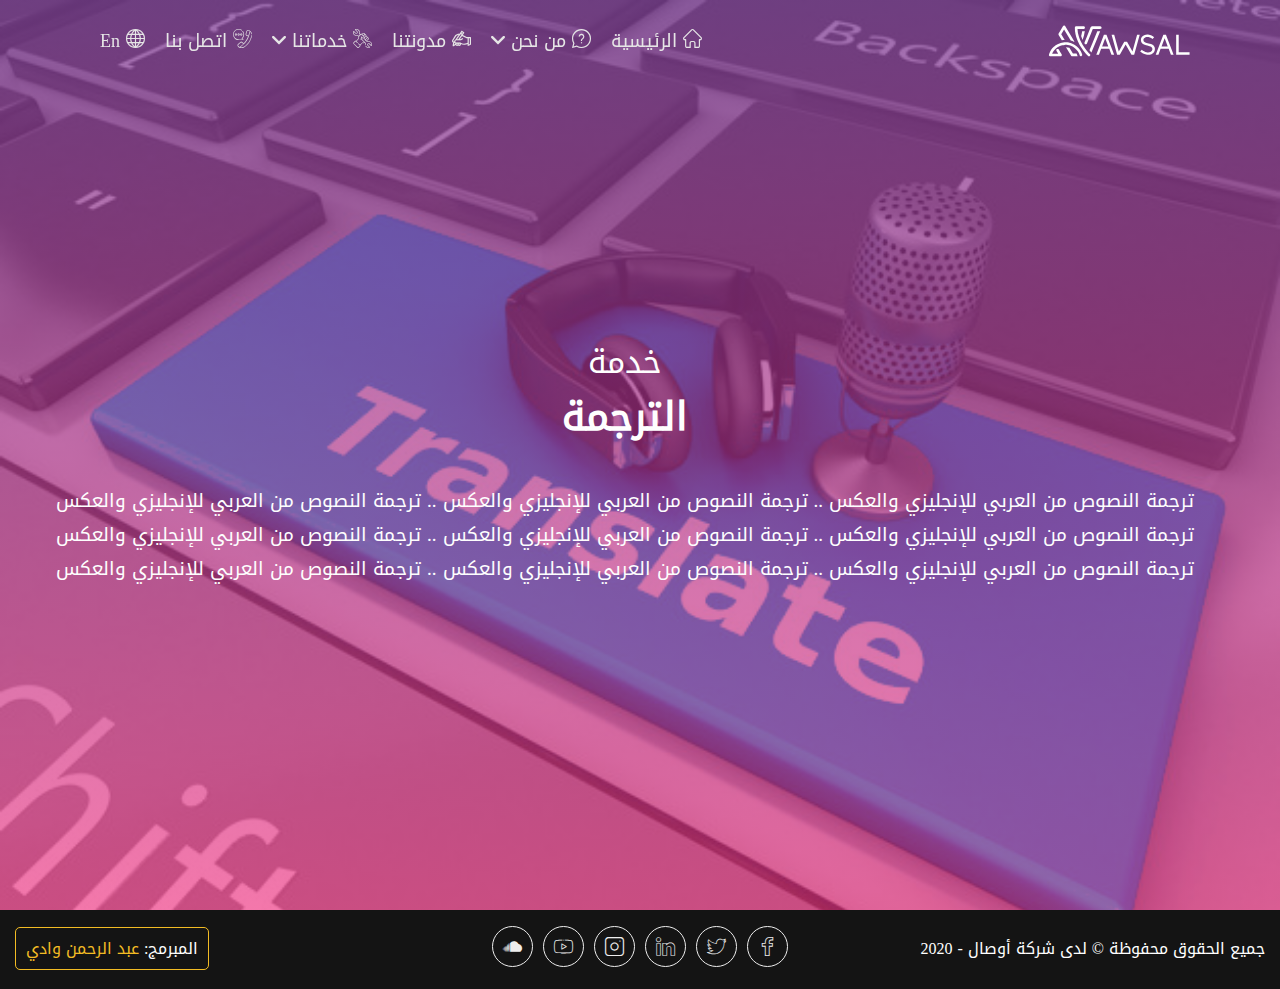
<file: service-4.html>
<!DOCTYPE html>
<html lang="ar">

<head>
    <title>AWSAL</title>
    <meta charset="UTF-8">
    <meta name="viewport" content="width=device-width, initial-scale=1.0">
    <link rel="stylesheet" href="css/bootstrap.min.css" />
    <link rel="stylesheet" href="css/bootstrap-rtl.css" />
    <link rel="stylesheet" href="css/hamburgers.min.css" />
    <link rel="stylesheet" href="styles.css" />
    <link rel="stylesheet" href="css/main.css" />

</head>

<body>

    <div class="loading">

        <!-- Start Svg Logo Loader -->
        <?xml version="1.0" encoding="utf-8"?>
        <svg version="1.1" id="Layer_1" xmlns="http://www.w3.org/2000/svg" xmlns:xlink="http://www.w3.org/1999/xlink"
            x="0px" y="0px" viewBox="0 0 850 350" style="enable-background:new 0 0 850 350;" xml:space="preserve">
            <style type="text/css">
                .st0 {
                    fill: url(#partLogo6_1_);
                }

                .st1 {
                    fill: url(#partLogo5_1_);
                }

                .st2 {
                    fill: url(#partLogo4_1_);
                }

                .st3 {
                    fill: url(#partLogo3_1_);
                }

                .st4 {
                    fill: url(#partLogo2_2_);
                }

                .st5 {
                    fill: url(#partLogo2_3_);
                }

                .st6 {
                    fill: url(#partLogo1_1_);
                }

                .st7 {
                    opacity: 0.2;
                }

                .st8 {
                    fill: url(#SVGID_1_);
                }

                .st9 {
                    fill: url(#SVGID_2_);
                }

                .st10 {
                    fill: url(#SVGID_3_);
                }

                .st11 {
                    fill: url(#SVGID_4_);
                }

                .st12 {
                    fill: url(#SVGID_5_);
                }

                .st13 {
                    fill: url(#SVGID_6_);
                }

                .st14 {
                    fill: url(#SVGID_7_);
                }

                .st15 {
                    opacity: 0.2;
                    fill: url(#shadowLetter1_1_);
                    enable-background: new;
                }

                .st16 {
                    fill: url(#letter1_1_);
                }

                .st17 {
                    opacity: 0.2;
                    fill: url(#shadowLetter2_1_);
                    enable-background: new;
                }

                .st18 {
                    fill: url(#letter2_1_);
                }

                .st19 {
                    opacity: 0.2;
                    fill: url(#shadowLetter3_1_);
                    enable-background: new;
                }

                .st20 {
                    fill: url(#letter3_1_);
                }

                .st21 {
                    opacity: 0.2;
                    fill: url(#shadowLetter4_1_);
                    enable-background: new;
                }

                .st22 {
                    fill: url(#letter4_1_);
                }

                .st23 {
                    opacity: 0.2;
                    fill: url(#shadowLetter5_1_);
                    enable-background: new;
                }

                .st24 {
                    fill: url(#letter5_1_);
                }
            </style>
            <linearGradient id="partLogo6_1_" gradientUnits="userSpaceOnUse" x1="327.1967" y1="137.9341" x2="242.084"
                y2="211.8703" gradientTransform="matrix(1 0 0 -1 0 352)">
                <stop offset="0" style="stop-color:#7F3F97" />
                <stop offset="1" style="stop-color:#EC1D74" />
            </linearGradient>
            <path id="partLogo6" class="st0"
                d="M268.5,187.4l-16.6,40c4,4.5,7.7,8.6,11.1,12.1l27.1-65.2l22.4-54.2h-16.2L268.5,187.4z" />
            <linearGradient id="partLogo5_1_" gradientUnits="userSpaceOnUse" x1="21.7932" y1="209.0314" x2="491.2028"
                y2="209.0314" gradientTransform="matrix(1 0 0 -1 0 352)">
                <stop offset="0.2418" style="stop-color:#7F3F97" />
                <stop offset="0.4465" style="stop-color:#EC1D74" />
                <stop offset="0.9543" style="stop-color:#F3BC24" />
            </linearGradient>
            <path id="partLogo5" class="st1" d="M320.4,99.7c0-0.5-0.1-1-0.2-1.5l0,0c0-0.2-0.1-0.2-0.2-0.4c0-0.1,0-0.2-0.1-0.2
	c-0.1-0.2-0.2-0.6-0.2-0.8c-0.1-0.2-0.2-0.2-0.2-0.4c-0.1-0.1-0.1-0.2-0.2-0.3l0,0c-0.1-0.2-0.2-0.4-0.3-0.6
	c-0.2-0.2-0.3-0.4-0.5-0.6l0,0c-0.2-0.2-0.3-0.4-0.5-0.6c-0.1-0.1-0.2-0.2-0.3-0.2c-0.2-0.1-0.2-0.2-0.4-0.3
	c-0.2-0.1-0.2-0.2-0.4-0.3h-0.1c-0.4-0.2-0.8-0.5-1.2-0.6l0,0l0,0c-0.1-0.1-0.2-0.1-0.3-0.1h-0.1c-0.3-0.2-0.7-0.2-1-0.3l0,0
	c-0.3-0.1-0.6-0.1-0.9-0.1c-0.1,0-0.1,0-0.2,0c-0.2,0-0.2,0-0.4,0l0,0l0,0l0,0H294h-28.4c-0.4,0-0.8,0-1.2,0.1
	c-2.8,0.5-5.1,2.5-5.9,5.2l-17.3,42.9l-17.3,42.7c-1.1,2.8-0.4,5.8,1.5,7.9c0.1,0.1,0.1,0.2,0.2,0.2c0.7,0.7,1.5,1.3,2.5,1.6
	c0.3,0.2,0.6,0.2,1,0.3c0.6,0.2,1.2,0.2,1.8,0.2c2.3,0,4.5-1.1,6-2.9c0.4-0.6,0.7-1.1,1-1.8l32.9-81.7h17.1h14l0,0H313
	c1,0,2-0.2,2.9-0.6c1.8-0.7,3.2-2.1,4-4l0,0l0,0l0,0c0.1-0.1,0.1-0.2,0.1-0.3l0,0c0.2-0.3,0.2-0.7,0.3-1l0,0
	c0.1-0.4,0.1-0.8,0.1-1.1l0,0C320.3,99.9,320.4,99.8,320.4,99.7L320.4,99.7z" />
            <linearGradient id="partLogo4_1_" gradientUnits="userSpaceOnUse" x1="126.1137" y1="316.6255" x2="279.7178"
                y2="137.8027" gradientTransform="matrix(1 0 0 -1 0 352)">
                <stop offset="0" style="stop-color:#7F3F97" />
                <stop offset="1" style="stop-color:#EC1D74" />
            </linearGradient>
            <path id="partLogo4" class="st2" d="M210.4,120.1c-0.3,2.5-0.7,5-1.1,7.6c-1,5.4-2.1,10.7-3.6,15.9c-0.3,1.2-0.7,2.5-1,3.7
	c2.4,7.4,5.3,14.6,8.4,21.4c6-15.4,10.6-31.9,12.6-49.6c-2,0.6-4.1,1-6.4,1C219.2,120.1,210.4,120.1,210.4,120.1z" />
            <linearGradient id="partLogo3_1_" gradientUnits="userSpaceOnUse" x1="113.3209" y1="313.8582" x2="394.933"
                y2="-11.2241" gradientTransform="matrix(1 0 0 -1 0 352)">
                <stop offset="0.2418" style="stop-color:#7F3F97" />
                <stop offset="0.4465" style="stop-color:#EC1D74" />
                <stop offset="0.9543" style="stop-color:#F3BC24" />
            </linearGradient>
            <path id="partLogo3" class="st3" d="M254.2,249c-2.5-2.5-5.1-5.3-7.8-8.3l0,0c-3-3.3-6.2-7-9.5-10.9c-7.6-9.2-15.7-20.1-23.1-32.2
	c-0.1-0.2-0.2-0.3-0.3-0.6c-0.9-1.5-1.8-2.9-2.6-4.5c-1.6-2.8-3.2-5.6-4.6-8.4c-0.2-0.2-0.3-0.6-0.5-0.8c-1.7-3.2-3.3-6.4-4.8-9.7
	c-1.1-2.4-2.1-4.9-3.2-7.3c-2.5-6.1-4.9-12.5-6.8-19c-3.7-12.7-6.3-26-6.9-40h14.4h12.9h7.6c0.5,0,1-0.1,1.5-0.2
	c1.4-0.3,2.8-1,3.7-2.1c0.3-0.3,0.6-0.7,0.9-1.1c0.7-1.1,1.2-2.4,1.3-3.8c0-0.2,0-0.2,0-0.4l0,0c0-2.1-0.9-3.9-2.1-5.3
	c-1.4-1.4-3.2-2.1-5.3-2.1l0,0h-18.9h-23.7c-2.1,0-3.9,0.9-5.3,2.1c-1.4,1.4-2.1,3.2-2.1,5.3c0,24.9,5.4,48.1,13.7,68.9
	c2.1,5.3,4.4,10.4,6.8,15.4l0,0c2.6,5.4,5.4,10.7,8.4,15.8l0,0c2.5,4.3,5,8.4,7.6,12.4c8.2,12.7,17,23.7,25,33
	c4.4,5.1,8.7,9.6,12.5,13.6l0,0c0.2,0.2,0.4,0.4,0.6,0.6c1.4,1.5,3.4,2.2,5.3,2.2c1.1,0,2.1-0.2,3.2-0.7c0.7-0.3,1.4-0.7,1.9-1.3
	l0,0l0,0l0.1-0.1c0.1-0.1,0.1-0.2,0.2-0.2l0,0c0.2-0.2,0.4-0.4,0.6-0.6l0,0c0.1-0.1,0.2-0.2,0.2-0.2c0.1-0.1,0.2-0.2,0.2-0.2
	c0-0.1,0.1-0.1,0.1-0.2c0.2-0.3,0.3-0.6,0.5-0.9l0.2-0.3c0.3-0.8,0.5-1.6,0.5-2.4c0-0.1,0-0.1,0-0.2c0-0.5,0-1-0.2-1.4
	C255.9,251.5,255.3,250.1,254.2,249z" />
            <linearGradient id="partLogo2_2_" gradientUnits="userSpaceOnUse" x1="-36.9663" y1="235.0337" x2="173.6663"
                y2="95.7583" gradientTransform="matrix(1 0 0 -1 0 352)">
                <stop offset="0" style="stop-color:#7F3F97" />
                <stop offset="1" style="stop-color:#EC1D74" />
            </linearGradient>
            <path id="partLogo2_1_" class="st4" d="M147.2,257.5c0.2,0.2,0.2,0.4,0.4,0.6c0.1,0.1,0.1,0.1,0.2,0.2c0.1,0.1,0.2,0.2,0.2,0.3
	c0.1,0.1,0.2,0.2,0.3,0.3l0.1,0.1l0.1,0.1c0.2,0.2,0.3,0.2,0.5,0.4l0,0c0.1,0.1,0.2,0.1,0.2,0.2c0.2,0.2,0.4,0.2,0.6,0.4
	c0,0,0.1,0,0.1,0.1c0,0,0.1,0,0.1,0.1c0.2,0.1,0.2,0.1,0.4,0.2s0.2,0.2,0.4,0.2c0.1,0,0.1,0,0.2,0.1c0.2,0.1,0.5,0.2,0.7,0.2
	c0.1,0,0.1,0,0.2,0h0.1c0.1,0,0.2,0,0.2,0c0.2,0,0.3,0.1,0.5,0.1c0.1,0,0.2,0,0.2,0s0,0,0.1,0h0.1c0.2,0,0.5,0.1,0.7,0.1h0.1l0,0h31
	c-0.2-0.6-0.4-1.1-0.6-1.8c-1.4-4.7-3.3-9.1-5.6-13.2h-20.5l0,0L138,212.9c-6.1-1.9-12.7-3-19.3-3.3L147.2,257.5
	C147.2,257.4,147.2,257.4,147.2,257.5z" />
            <linearGradient id="partLogo2_3_" gradientUnits="userSpaceOnUse" x1="91.3796" y1="217.0664" x2="269.3554"
                y2="220.5055" gradientTransform="matrix(1 0 0 -1 0 352)">
                <stop offset="0.2418" style="stop-color:#7F3F97" />
                <stop offset="0.8317" style="stop-color:#F3BC24" />
                <stop offset="0.8457" style="stop-color:#EC1D74" />
            </linearGradient>
            <path id="partLogo2" class="st5" d="M76.2,137L76.2,137c0,0.2,0,0.4,0.1,0.6c0,0.1,0,0.2,0,0.2c0,0.2,0.1,0.2,0.1,0.4
	c0,0.1,0,0.1,0,0.2v0.1v0.1c0.1,0.2,0.1,0.3,0.2,0.6c0,0.1,0.1,0.2,0.1,0.2c0,0,0,0,0,0.1v0.1c0,0.1,0.1,0.2,0.1,0.3
	c0.1,0.2,0.2,0.5,0.3,0.6l0,0l17.5,29.3l0.7,1.3c5.3-1,10.7-1.7,16.2-1.9L92,136.5l16-26.7l37.7,63c6.8,1.9,13.5,4.4,20,7.6
	c0-0.2,0.1-0.5,0.1-0.7c0.1-1.4-0.2-2.9-1-4.2l-50-84c-0.2-0.4-0.5-0.7-0.8-1.1c-0.1-0.1-0.2-0.2-0.2-0.2c-0.3-0.3-0.6-0.6-1-0.9
	c0,0,0,0-0.1,0c-0.3-0.2-0.7-0.5-1-0.6c-0.1-0.1-0.2-0.1-0.3-0.2c-0.4-0.2-0.8-0.3-1.2-0.4H110c-0.4-0.1-0.8-0.2-1.2-0.2
	c-0.1,0-0.2,0-0.3,0c-0.4,0-0.9,0-1.3,0.1h-0.1c-0.4,0.1-0.8,0.2-1.2,0.3c-0.1,0-0.2,0.1-0.3,0.1c-0.4,0.2-0.8,0.3-1.2,0.6
	c-1.1,0.7-2.1,1.7-2.6,2.7l0,0l-0.1,0.1l-15.9,26.7l-8.6,14.4c-0.2,0.2-0.2,0.4-0.3,0.6c0,0,0,0,0,0.1c-0.1,0.1-0.1,0.2-0.2,0.3
	c-0.1,0.1-0.1,0.2-0.2,0.3c0,0.1,0,0.1-0.1,0.2c0,0.1-0.1,0.2-0.1,0.3c0,0.1,0,0.1-0.1,0.2c-0.1,0.2-0.1,0.3-0.1,0.5c0,0,0,0,0,0.1
	c0,0.1,0,0.1,0,0.2s0,0.2,0,0.2c0,0.1,0,0.2,0,0.2s0,0.2,0,0.2c0,0.2,0,0.2,0,0.4c0,0.2,0,0.2,0,0.4C76.2,136.9,76.2,136.9,76.2,137
	z" />
            <linearGradient id="partLogo1_1_" gradientUnits="userSpaceOnUse" x1="-63.1432" y1="109.0223" x2="416.5831"
                y2="156.3071" gradientTransform="matrix(1 0 0 -1 0 352)">
                <stop offset="0.2418" style="stop-color:#7F3F97" />
                <stop offset="0.4465" style="stop-color:#EC1D74" />
                <stop offset="0.9543" style="stop-color:#F3BC24" />
            </linearGradient>
            <path id="partLogo1" class="st6" d="M22.8,257.2c0.9,1.8,2.5,3.3,4.6,4c0.7,0.2,1.4,0.3,2.1,0.3c0.2,0,0.6,0,0.8-0.1
	c0.1,0,0.1,0,0.2,0l19.2,0.1l38.1,0.2l0,0l0,0l0,0c0,0,0,0,0.1,0c0,0,0,0,0.1,0c0.2,0,0.6,0,0.8-0.1c0.1,0,0.2,0,0.3-0.1
	c0.2,0,0.4-0.1,0.6-0.2l0,0c0.1,0,0.2,0,0.2-0.1c0.1,0,0.2-0.1,0.2-0.1c0.5-0.2,1-0.4,1.4-0.6l0,0h0.1l0.1-0.1l0,0
	c0.1-0.1,0.2-0.2,0.3-0.2c0.1-0.1,0.2-0.2,0.3-0.2c0.1-0.1,0.2-0.1,0.2-0.2c0,0,0.1,0,0.1-0.1c0.1-0.1,0.2-0.2,0.3-0.2
	c0.1-0.1,0.2-0.2,0.2-0.2c0.1-0.1,0.2-0.2,0.2-0.2l0.1-0.1c0.1-0.1,0.2-0.2,0.2-0.2c0.1-0.1,0.2-0.2,0.2-0.3c0-0.1,0.1-0.1,0.1-0.2
	l0.1-0.1c0.1-0.1,0.2-0.2,0.2-0.3c0.1-0.1,0.1-0.2,0.2-0.3v-0.1c0-0.1,0.1-0.2,0.1-0.2c0.1-0.2,0.1-0.2,0.2-0.4
	c0-0.1,0.1-0.2,0.1-0.2v-0.1c0-0.1,0-0.1,0-0.2s0.1-0.2,0.1-0.2c0-0.1,0-0.1,0.1-0.2c0-0.1,0-0.1,0-0.2s0-0.1,0-0.2
	c0-0.1,0-0.2,0.1-0.2c0-0.1,0.1-0.2,0.1-0.3s0-0.2,0-0.3c0-0.2,0-0.3,0-0.4s0-0.1,0-0.2l0,0l0,0c0-0.1,0-0.1,0-0.2
	c0-0.2,0-0.3,0-0.5c0-0.1,0-0.2,0-0.3c0-0.1,0-0.2-0.1-0.3v-0.1c0-0.1,0-0.2-0.1-0.3c0-0.2-0.1-0.2-0.1-0.4c0-0.2-0.1-0.2-0.1-0.4
	c0-0.1-0.1-0.2-0.1-0.3c-0.1-0.2-0.1-0.2-0.2-0.4l0,0c0-0.1-0.1-0.2-0.1-0.2c-0.1-0.1-0.1-0.2-0.2-0.2c0-0.1-0.1-0.1-0.1-0.2
	c0,0,0,0,0-0.1v-0.1l-7.2-12.1L78,223.2l0,0c-0.2-0.4-0.5-0.7-0.8-1.1c-0.1-0.1-0.2-0.2-0.2-0.2c-0.3-0.3-0.6-0.6-1-0.9
	c0,0,0,0-0.1,0c-0.3-0.2-0.7-0.5-1-0.6c-0.1-0.1-0.2-0.1-0.3-0.2c-0.4-0.2-0.8-0.3-1.2-0.4h-0.1c-0.4-0.1-0.8-0.2-1.2-0.2
	c-0.1,0-0.2,0-0.3,0c-0.4,0-0.9,0-1.3,0.1h-0.1c-0.4,0.1-0.8,0.2-1.2,0.3c-0.1,0-0.2,0.1-0.3,0.1c-0.4,0.2-0.8,0.3-1.2,0.6l0,0
	c-3.5,2.1-4.7,6.7-2.5,10.3l4.5,7.6l4.8,8l-19.6,0.1l-14.7-0.1c10.5-23.8,31.9-41.4,57-47.5c4.5-1.1,9.1-1.8,13.8-2.1
	c1.8-0.2,3.7-0.2,5.6-0.2c4.1,0,8.3,0.3,12.3,0.9c6.1,0.9,12.1,2.5,17.8,4.6c8.2,3.1,15.8,7.6,22.5,13c6.3,5.1,11.8,11.1,16.4,17.9
	c2.7,4.1,5.2,8.4,7.2,12.9c1.4,3,2.5,6.2,3.5,9.5l0,0c0.2,0.5,0.3,0.9,0.6,1.3c0.1,0.2,0.2,0.2,0.2,0.4c0.2,0.2,0.3,0.6,0.6,0.8
	c0.1,0.2,0.2,0.2,0.3,0.4c0.2,0.2,0.4,0.4,0.6,0.6c0.1,0.1,0.2,0.2,0.3,0.3c0.2,0.2,0.6,0.4,0.9,0.6c0.1,0.1,0.2,0.1,0.2,0.2
	c0.4,0.2,0.8,0.4,1.2,0.5c0.1,0,0.2,0.1,0.3,0.1c0.3,0.1,0.6,0.2,1,0.2c0.2,0,0.3,0,0.5,0c0.2,0,0.3,0,0.5,0c0.2,0,0.3,0,0.5,0
	c0.2,0,0.2,0,0.4,0c0.3,0,0.6-0.1,0.9-0.2h0.1l0,0c0.1,0,0.2,0,0.3-0.1c3.8-1.2,6-5.2,5-9.1c0-0.1,0-0.2-0.1-0.3
	c-0.5-1.6-1-3.1-1.6-4.6c-1.7-4.5-3.7-9-6-13.3c-6.8-12.3-16.2-23.3-27.5-31.8c-2.1-1.6-4.4-3.1-6.6-4.5c-5.3-3.3-10.7-6.1-16.5-8.4
	c-4.8-1.9-9.7-3.3-14.8-4.5c-0.7-0.2-1.4-0.3-2.1-0.5c-5.3-1-10.7-1.6-16.1-1.8c-1,0-1.9-0.1-2.9-0.1c-4.7,0-9.4,0.3-14,1
	c-4.5,0.6-9,1.6-13.4,2.9c-10.2,2.9-19.8,7.5-28.7,13.7c-1.1,0.8-2.1,1.5-3.3,2.4c-2,1.5-3.9,3.1-5.8,4.8c-1,1-2.1,1.9-3.1,2.9l0,0
	C38.1,219.1,30.2,230.9,25,244c-1,2.6-2,5.3-2.8,8c-0.4,1.3-0.4,2.5-0.1,3.7C22.4,256.2,22.5,256.6,22.8,257.2z" />
            <g id="shadowLogo" class="st7">
                <g>

                    <linearGradient id="SVGID_1_" gradientUnits="userSpaceOnUse" x1="94.9612" y1="216.8276"
                        x2="272.9371" y2="220.2667" gradientTransform="matrix(1 0 0 -1 0 352)">
                        <stop offset="0.2418" style="stop-color:#7F3F97" />
                        <stop offset="0.8317" style="stop-color:#F3BC24" />
                        <stop offset="0.8457" style="stop-color:#EC1D74" />
                    </linearGradient>
                    <path class="st8" d="M79.8,137.2L79.8,137.2c0,0.2,0,0.4,0.1,0.6c0,0.1,0,0.2,0,0.2c0,0.2,0.1,0.2,0.1,0.4c0,0.1,0,0.1,0,0.2v0.1
			v0.1c0.1,0.2,0.1,0.3,0.2,0.6c0,0.1,0.1,0.2,0.1,0.2c0,0,0,0,0,0.1v0.1c0,0.1,0.1,0.2,0.1,0.3c0.1,0.2,0.2,0.5,0.3,0.6l0,0
			l17.5,29.3l0.7,1.3c5.3-1,10.7-1.7,16.2-1.9l-19.4-32.5l16-26.7l37.7,63c6.8,1.9,13.5,4.4,20,7.6c0-0.2,0.1-0.5,0.1-0.7
			c0.1-1.4-0.2-2.9-1-4.2l-50-84c-0.2-0.4-0.5-0.7-0.8-1.1c-0.1-0.1-0.2-0.2-0.2-0.2c-0.3-0.3-0.6-0.6-1-0.9c0,0,0,0-0.1,0
			c-0.3-0.2-0.7-0.5-1-0.6c-0.1-0.1-0.2-0.1-0.3-0.2c-0.4-0.2-0.8-0.3-1.2-0.4h-0.1c-0.4-0.1-0.8-0.2-1.2-0.2c-0.1,0-0.2,0-0.3,0
			c-0.4,0-0.9,0-1.3,0.1h-0.1c-0.4,0.1-0.8,0.2-1.2,0.3c-0.1,0-0.2,0.1-0.3,0.1c-0.4,0.2-0.8,0.3-1.2,0.6c-1.1,0.7-2.1,1.7-2.6,2.7
			l0,0l-0.1,0.1l-15.9,26.7l-8.6,14.4c-0.2,0.2-0.2,0.4-0.3,0.6c0,0,0,0,0,0.1c-0.1,0.1-0.1,0.2-0.2,0.3c-0.1,0.1-0.1,0.2-0.2,0.3
			c0,0.1,0,0.1-0.1,0.2c0,0.1-0.1,0.2-0.1,0.3c0,0.1,0,0.1-0.1,0.2c-0.1,0.2-0.1,0.3-0.1,0.5c0,0,0,0,0,0.1c0,0.1,0,0.1,0,0.2
			s0,0.2,0,0.2c0,0.1,0,0.2,0,0.2s0,0.2,0,0.2c0,0.2,0,0.2,0,0.4c0,0.2,0,0.2,0,0.4C79.8,137.2,79.8,137.2,79.8,137.2z" />

                    <linearGradient id="SVGID_2_" gradientUnits="userSpaceOnUse" x1="-33.3869" y1="234.7967"
                        x2="177.2456" y2="95.5213" gradientTransform="matrix(1 0 0 -1 0 352)">
                        <stop offset="0" style="stop-color:#7F3F97" />
                        <stop offset="1" style="stop-color:#EC1D74" />
                    </linearGradient>
                    <path class="st9" d="M150.8,257.8c0.2,0.2,0.2,0.4,0.4,0.6c0.1,0.1,0.1,0.1,0.2,0.2c0.1,0.1,0.2,0.2,0.2,0.3
			c0.1,0.1,0.2,0.2,0.3,0.3l0.1,0.1l0.1,0.1c0.2,0.2,0.3,0.2,0.5,0.4l0,0c0.1,0.1,0.2,0.1,0.2,0.2c0.2,0.2,0.4,0.2,0.6,0.4
			c0,0,0.1,0,0.1,0.1c0,0,0.1,0,0.1,0.1c0.2,0.1,0.2,0.1,0.4,0.2s0.2,0.2,0.4,0.2c0.1,0,0.1,0,0.2,0.1c0.2,0.1,0.5,0.2,0.7,0.2
			c0.1,0,0.1,0,0.2,0h0.1c0.1,0,0.2,0,0.2,0c0.2,0,0.3,0.1,0.5,0.1c0.1,0,0.2,0,0.2,0s0,0,0.1,0h0.1c0.2,0,0.5,0.1,0.7,0.1h0.1l0,0
			h31c-0.2-0.6-0.4-1.1-0.6-1.8c-1.4-4.7-3.3-9.1-5.6-13.2h-20.5l0,0l-19.8-33.1c-6.1-1.9-12.7-3-19.3-3.3L150.8,257.8
			C150.8,257.7,150.8,257.7,150.8,257.8z" />

                    <linearGradient id="SVGID_3_" gradientUnits="userSpaceOnUse" x1="-59.5767" y1="108.9411"
                        x2="420.1496" y2="156.226" gradientTransform="matrix(1 0 0 -1 0 352)">
                        <stop offset="0.2418" style="stop-color:#7F3F97" />
                        <stop offset="0.4465" style="stop-color:#EC1D74" />
                        <stop offset="0.9543" style="stop-color:#F3BC24" />
                    </linearGradient>
                    <path class="st10" d="M26.4,257.4c0.9,1.8,2.5,3.3,4.6,4c0.7,0.2,1.4,0.3,2.1,0.3c0.2,0,0.6,0,0.8-0.1c0.1,0,0.1,0,0.2,0l19.2,0.1
			l38.1,0.2l0,0l0,0l0,0c0,0,0,0,0.1,0c0,0,0,0,0.1,0c0.2,0,0.6,0,0.8-0.1c0.1,0,0.2,0,0.3-0.1c0.2,0,0.4-0.1,0.6-0.2l0,0
			c0.1,0,0.2,0,0.2-0.1c0.1,0,0.2-0.1,0.2-0.1c0.5-0.2,1-0.4,1.4-0.6l0,0h0.1l0.1-0.1l0,0c0.1-0.1,0.2-0.2,0.3-0.2
			c0.1-0.1,0.2-0.2,0.3-0.2c0.1-0.1,0.2-0.1,0.2-0.2c0,0,0.1,0,0.1-0.1c0.1-0.1,0.2-0.2,0.3-0.2c0.1-0.1,0.2-0.2,0.2-0.2
			c0.1-0.1,0.2-0.2,0.2-0.2l0.1-0.1c0.1-0.1,0.2-0.2,0.2-0.2c0.1-0.1,0.2-0.2,0.2-0.3c0-0.1,0.1-0.1,0.1-0.2l0.1-0.1
			c0.1-0.1,0.2-0.2,0.2-0.3c0.1-0.1,0.1-0.2,0.2-0.3v-0.1c0-0.1,0.1-0.2,0.1-0.2c0.1-0.2,0.1-0.2,0.2-0.4c0-0.1,0.1-0.2,0.1-0.2
			v-0.1c0-0.1,0-0.1,0-0.2s0.1-0.2,0.1-0.2c0-0.1,0-0.1,0.1-0.2c0-0.1,0-0.1,0-0.2c0-0.1,0-0.1,0-0.2s0-0.2,0.1-0.2
			c0-0.1,0.1-0.2,0.1-0.3c0-0.1,0-0.2,0-0.3c0-0.2,0-0.3,0-0.4c0-0.1,0-0.1,0-0.2l0,0l0,0c0-0.1,0-0.1,0-0.2c0-0.2,0-0.3,0-0.5
			c0-0.1,0-0.2,0-0.3s0-0.2-0.1-0.3v-0.1c0-0.1,0-0.2-0.1-0.3c0-0.2-0.1-0.2-0.1-0.4c0-0.2-0.1-0.2-0.1-0.4c0-0.1-0.1-0.2-0.1-0.3
			c-0.1-0.2-0.1-0.2-0.2-0.4l0,0c0-0.1-0.1-0.2-0.1-0.2c-0.1-0.1-0.1-0.2-0.2-0.2c0-0.1-0.1-0.1-0.1-0.2c0,0,0,0,0-0.1v-0.1
			l-7.2-12.1l-8.9-14.9l0,0c-0.2-0.4-0.5-0.7-0.8-1.1c-0.1-0.1-0.2-0.2-0.2-0.2c-0.3-0.3-0.6-0.6-1-0.9c0,0,0,0-0.1,0
			c-0.3-0.2-0.7-0.5-1-0.6c-0.1-0.1-0.2-0.1-0.3-0.2c-0.4-0.2-0.8-0.3-1.2-0.4h-0.1c-0.4-0.1-0.8-0.2-1.2-0.2c-0.1,0-0.2,0-0.3,0
			c-0.4,0-0.9,0-1.3,0.1H74c-0.4,0.1-0.8,0.2-1.2,0.3c-0.1,0-0.2,0.1-0.3,0.1c-0.4,0.2-0.8,0.3-1.2,0.6l0,0
			c-3.5,2.1-4.7,6.7-2.5,10.3l4.5,7.6l4.8,8l-19.6-0.1l-14.7-0.1c10.5-23.8,31.9-41.4,57-47.5c4.5-1.1,9.1-1.8,13.8-2.1
			c1.8-0.2,3.7-0.2,5.6-0.2c4.1,0,8.3,0.3,12.3,0.9c6.1,0.9,12.1,2.5,17.8,4.6c8.2,3.1,15.8,7.6,22.5,13
			c6.3,5.1,11.8,11.1,16.4,17.9c2.7,4.1,5.2,8.4,7.2,12.9c1.4,3,2.5,6.2,3.5,9.5l0,0c0.2,0.5,0.3,0.9,0.6,1.3
			c0.1,0.2,0.2,0.2,0.2,0.4c0.2,0.2,0.3,0.6,0.6,0.8c0.1,0.2,0.2,0.2,0.3,0.4c0.2,0.2,0.4,0.4,0.6,0.6c0.1,0.1,0.2,0.2,0.3,0.3
			c0.2,0.2,0.6,0.4,0.9,0.6c0.1,0.1,0.2,0.1,0.2,0.2c0.4,0.2,0.8,0.4,1.2,0.5c0.1,0,0.2,0.1,0.3,0.1c0.3,0.1,0.6,0.2,1,0.2
			c0.2,0,0.3,0,0.5,0c0.2,0,0.3,0,0.5,0c0.2,0,0.3,0,0.5,0c0.2,0,0.2,0,0.4,0c0.3,0,0.6-0.1,0.9-0.2h0.1l0,0c0.1,0,0.2,0,0.3-0.1
			c3.8-1.2,6-5.2,5-9.1c0-0.1,0-0.2-0.1-0.3c-0.5-1.6-1-3.1-1.6-4.6c-1.7-4.5-3.7-9-6-13.3c-6.8-12.3-16.2-23.3-27.5-31.8
			c-2.1-1.6-4.4-3.1-6.6-4.5c-5.3-3.3-10.7-6.1-16.5-8.4c-4.8-1.9-9.7-3.3-14.8-4.5c-0.7-0.2-1.4-0.3-2.1-0.5
			c-5.3-1-10.7-1.6-16.1-1.8c-1,0-1.9-0.1-2.9-0.1c-4.7,0-9.4,0.3-14,1c-4.5,0.6-9,1.6-13.4,2.9c-10.2,2.9-19.8,7.5-28.7,13.7
			c-1.1,0.8-2.1,1.5-3.3,2.4c-2,1.5-3.9,3.1-5.8,4.8c-1,1-2.1,1.9-3.1,2.9l0,0c-10.1,9.8-18.1,21.7-23.2,34.7c-1,2.6-2,5.3-2.8,8
			c-0.4,1.3-0.4,2.5-0.1,3.7C26,256.4,26.1,256.9,26.4,257.4z" />
                </g>
                <g>

                    <linearGradient id="SVGID_4_" gradientUnits="userSpaceOnUse" x1="330.776" y1="137.6978"
                        x2="245.6632" y2="211.6341" gradientTransform="matrix(1 0 0 -1 0 352)">
                        <stop offset="0" style="stop-color:#7F3F97" />
                        <stop offset="1" style="stop-color:#EC1D74" />
                    </linearGradient>
                    <path class="st11"
                        d="M272.1,187.6l-16.6,40c4,4.5,7.7,8.6,11.1,12.1l27.1-65.2l22.4-54.2H300L272.1,187.6z" />

                    <linearGradient id="SVGID_5_" gradientUnits="userSpaceOnUse" x1="116.9003" y1="313.6227"
                        x2="398.5123" y2="-11.4597" gradientTransform="matrix(1 0 0 -1 0 352)">
                        <stop offset="0.2418" style="stop-color:#7F3F97" />
                        <stop offset="0.4465" style="stop-color:#EC1D74" />
                        <stop offset="0.9543" style="stop-color:#F3BC24" />
                    </linearGradient>
                    <path class="st12" d="M257.8,249.2c-2.5-2.5-5.1-5.3-7.8-8.3l0,0c-3-3.3-6.2-7-9.5-10.9c-7.6-9.2-15.7-20.1-23.1-32.2
			c-0.1-0.2-0.2-0.3-0.3-0.6c-0.9-1.5-1.8-2.9-2.6-4.5c-1.6-2.8-3.2-5.6-4.6-8.4c-0.2-0.2-0.3-0.6-0.5-0.8c-1.7-3.2-3.3-6.4-4.8-9.7
			c-1.1-2.4-2.1-4.9-3.2-7.3c-2.5-6.1-4.9-12.5-6.8-19c-3.7-12.7-6.3-26-6.9-40h14.4H215h7.6c0.5,0,1-0.1,1.5-0.2
			c1.4-0.3,2.8-1,3.7-2.1c0.3-0.3,0.6-0.7,0.9-1.1c0.7-1.1,1.2-2.4,1.3-3.8c0-0.2,0-0.2,0-0.4l0,0c0-2.1-0.9-3.9-2.1-5.3
			c-1.4-1.4-3.2-2.1-5.3-2.1l0,0h-18.9H180c-2.1,0-3.9,0.9-5.3,2.1c-1.4,1.4-2.1,3.2-2.1,5.3c0,24.9,5.4,48.1,13.7,68.9
			c2.1,5.3,4.4,10.4,6.8,15.4l0,0c2.6,5.4,5.4,10.7,8.4,15.8l0,0c2.5,4.3,5,8.4,7.6,12.4c8.2,12.7,17,23.7,25,33
			c4.4,5.1,8.7,9.6,12.5,13.6l0,0c0.2,0.2,0.4,0.4,0.6,0.6c1.4,1.5,3.4,2.2,5.3,2.2c1.1,0,2.1-0.2,3.2-0.7c0.7-0.3,1.4-0.7,1.9-1.3
			l0,0l0,0l0.1-0.1c0.1-0.1,0.1-0.2,0.2-0.2l0,0c0.2-0.2,0.4-0.4,0.6-0.6l0,0c0.1-0.1,0.2-0.2,0.2-0.2c0.1-0.1,0.2-0.2,0.2-0.2
			c0-0.1,0.1-0.1,0.1-0.2c0.2-0.3,0.3-0.6,0.5-0.9l0.2-0.3c0.3-0.8,0.5-1.6,0.5-2.4c0-0.1,0-0.1,0-0.2c0-0.5,0-1-0.2-1.4
			C259.5,251.6,258.9,250.3,257.8,249.2z" />

                    <linearGradient id="SVGID_6_" gradientUnits="userSpaceOnUse" x1="129.6931" y1="316.39" x2="283.2972"
                        y2="137.5672" gradientTransform="matrix(1 0 0 -1 0 352)">
                        <stop offset="0" style="stop-color:#7F3F97" />
                        <stop offset="1" style="stop-color:#EC1D74" />
                    </linearGradient>
                    <path class="st13" d="M214,120.4c-0.3,2.5-0.7,5-1.1,7.6c-1,5.4-2.1,10.7-3.6,15.9c-0.3,1.2-0.7,2.5-1,3.7
			c2.4,7.4,5.3,14.6,8.4,21.4c6-15.4,10.6-31.9,12.6-49.6c-2,0.6-4.1,1-6.4,1C222.8,120.4,214,120.4,214,120.4z" />

                    <linearGradient id="SVGID_7_" gradientUnits="userSpaceOnUse" x1="25.3748" y1="208.6732"
                        x2="494.7844" y2="208.6732" gradientTransform="matrix(1 0 0 -1 0 352)">
                        <stop offset="0.2418" style="stop-color:#7F3F97" />
                        <stop offset="0.4465" style="stop-color:#EC1D74" />
                        <stop offset="0.9543" style="stop-color:#F3BC24" />
                    </linearGradient>
                    <path class="st14" d="M324,99.9c0-0.5-0.1-1-0.2-1.5l0,0c0-0.2-0.1-0.2-0.2-0.4c0-0.1,0-0.2-0.1-0.2c-0.1-0.2-0.2-0.6-0.2-0.8
			c-0.1-0.2-0.2-0.2-0.2-0.4c-0.1-0.1-0.1-0.2-0.2-0.3l0,0c-0.1-0.2-0.2-0.4-0.3-0.6c-0.2-0.2-0.3-0.4-0.5-0.6l0,0
			c-0.2-0.2-0.3-0.4-0.5-0.6c-0.1-0.1-0.2-0.2-0.3-0.2c-0.2-0.1-0.2-0.2-0.4-0.3c-0.2-0.1-0.2-0.2-0.4-0.3h-0.1
			c-0.4-0.2-0.8-0.5-1.2-0.6l0,0l0,0c-0.1-0.1-0.2-0.1-0.3-0.1h-0.1c-0.3-0.2-0.7-0.2-1-0.3l0,0c-0.3-0.1-0.6-0.1-0.9-0.1
			c-0.1,0-0.1,0-0.2,0c-0.2,0-0.2,0-0.4,0l0,0l0,0l0,0h-18.9h-28.4c-0.4,0-0.8,0-1.2,0.1c-2.8,0.5-5.1,2.5-5.9,5.2l-17.3,42.9
			l-17.3,42.9c-1.1,2.8-0.4,5.8,1.5,7.9c0.1,0.1,0.1,0.2,0.2,0.2c0.7,0.7,1.5,1.3,2.5,1.6c0.3,0.2,0.6,0.2,1,0.3
			c0.6,0.2,1.2,0.2,1.8,0.2c2.3,0,4.5-1.1,6-2.9c0.4-0.6,0.7-1.1,1-1.8l32.9-81.7h17.1h14l0,0h11.2c1,0,2-0.2,2.9-0.6
			c1.8-0.7,3.2-2.1,4-4l0,0l0,0l0,0c0.1-0.1,0.1-0.2,0.1-0.3l0,0c0.2-0.3,0.2-0.7,0.3-1l0,0c0.1-0.4,0.1-0.8,0.1-1.1l0,0
			C323.9,100.1,324,100.1,324,99.9L324,99.9z" />
                </g>
            </g>
            <g id="letter01">

                <linearGradient id="shadowLetter1_1_" gradientUnits="userSpaceOnUse" x1="250.037" y1="180.053"
                    x2="884.6036" y2="-12.527" gradientTransform="matrix(1 0 0 -1 0 352)">
                    <stop offset="0.2418" style="stop-color:#7F3F97" />
                    <stop offset="0.4465" style="stop-color:#EC1D74" />
                    <stop offset="0.9543" style="stop-color:#F3BC24" />
                </linearGradient>
                <path id="shadowLetter1" class="st15" d="M373.8,219.4h-45.9l-12.4,32.7h-15.2l43.3-112.4h14.6l43.4,112.4h-15.3L373.8,219.4z
		 M350.9,160l-17.5,45.5h34.9L350.9,160z" />

                <linearGradient id="letter1_1_" gradientUnits="userSpaceOnUse" x1="240.3248" y1="180.1016" x2="874.8914"
                    y2="-12.4783" gradientTransform="matrix(1 0 0 -1 0 352)">
                    <stop offset="0.2418" style="stop-color:#7F3F97" />
                    <stop offset="0.4465" style="stop-color:#EC1D74" />
                    <stop offset="0.9543" style="stop-color:#F3BC24" />
                </linearGradient>
                <path id="letter1" class="st16" d="M364,219.4h-45.9l-12.4,32.7h-15.2l43.3-112.5h14.6L391.8,252h-15.3L364,219.4z M341.2,160
		l-17.5,45.5h34.9L341.2,160z" />
            </g>
            <g id="letter02">

                <linearGradient id="shadowLetter2_1_" gradientUnits="userSpaceOnUse" x1="254.2734" y1="225.3857"
                    x2="888.84" y2="32.8059" gradientTransform="matrix(1 0 0 -1 0 352)">
                    <stop offset="0.2418" style="stop-color:#7F3F97" />
                    <stop offset="0.4465" style="stop-color:#EC1D74" />
                    <stop offset="0.9543" style="stop-color:#F3BC24" />
                </linearGradient>
                <path id="shadowLetter2" class="st17" d="M466.6,194.2l-33,57.9h-15.2l-31.4-112.4h14.9l26,94l30.8-53.9h15.9l30.7,53.9l26.2-94
		h14.9L515,252h-15.2L466.6,194.2z" />

                <linearGradient id="letter2_1_" gradientUnits="userSpaceOnUse" x1="244.5532" y1="225.4081" x2="879.1198"
                    y2="32.8282" gradientTransform="matrix(1 0 0 -1 0 352)">
                    <stop offset="0.2418" style="stop-color:#7F3F97" />
                    <stop offset="0.4465" style="stop-color:#EC1D74" />
                    <stop offset="0.9543" style="stop-color:#F3BC24" />
                </linearGradient>
                <path id="letter2" class="st18" d="M456.9,194.2l-33,57.9h-15.2l-31.4-112.4h14.9l26,94l30.8-53.9H465l30.7,53.9l26.2-94h14.9
		L505.3,252h-15.2L456.9,194.2z" />
            </g>
            <g id="letter03">

                <linearGradient id="shadowLetter3_1_" gradientUnits="userSpaceOnUse" x1="258.6436" y1="257.2579"
                    x2="893.2101" y2="64.678" gradientTransform="matrix(1 0 0 -1 0 352)">
                    <stop offset="0.2418" style="stop-color:#7F3F97" />
                    <stop offset="0.4465" style="stop-color:#EC1D74" />
                    <stop offset="0.9543" style="stop-color:#F3BC24" />
                </linearGradient>
                <path id="shadowLetter3" class="st19" d="M582.6,251.9c-11.7-2.3-23.2-8.2-33.5-17.1l9.4-10.5c8.3,7.3,17.7,12.1,27,14
		c7.9,1.8,15.6,1.2,21.8-1.8c4.1-1.9,11.3-6.6,11.3-16.2c0-11.8-12.6-16.1-25-18.4c-1.2-0.1-18.9-3.8-25.9-7.9
		c-9.5-5.7-14.5-14.2-14.5-24.7c0-5.8,1.9-11.4,5.3-16.2c3.4-4.4,7.9-8,13.3-10.5c7.9-3.8,17.2-4.8,26.7-3.4
		c10.2,1.8,20.8,6.6,29.8,14.2l-9.1,11c-16.2-13.4-32-13.7-41.5-9.4c-6.4,3.1-10.2,8.5-10.2,14.2c0,10.7,9.2,14.9,23.7,18
		c6,1.5,18.4,3.5,25.9,7.7c10.2,5.7,15.6,14.5,15.6,25.4c0,6.4-1.8,12.4-5.4,17.7c-3.4,4.7-8.3,8.3-14,11.3
		c-6,3.1-12.1,3.9-19.1,3.9C590.2,253.2,586.4,252.8,582.6,251.9z" />

                <linearGradient id="letter3_1_" gradientUnits="userSpaceOnUse" x1="248.9111" y1="257.2397" x2="883.4777"
                    y2="64.6597" gradientTransform="matrix(1 0 0 -1 0 352)">
                    <stop offset="0.2418" style="stop-color:#7F3F97" />
                    <stop offset="0.4465" style="stop-color:#EC1D74" />
                    <stop offset="0.9543" style="stop-color:#F3BC24" />
                </linearGradient>
                <path id="letter3" class="st20" d="M572.8,251.9c-11.7-2.3-23.2-8.2-33.5-17.1l9.4-10.5c8.3,7.3,17.7,12.1,27,14
		c7.9,1.8,15.6,1.2,21.8-1.8c4.1-1.9,11.3-6.6,11.3-16.2c0-11.8-12.6-16.1-25-18.4c-1.2-0.1-18.9-3.8-25.9-7.9
		c-9.5-5.7-14.5-14.2-14.5-24.7c0-5.8,1.9-11.4,5.3-16.2c3.4-4.4,7.9-8,13.3-10.5c7.9-3.8,17.2-4.8,26.7-3.4
		c10.2,1.8,20.8,6.6,29.8,14.2l-9.1,11c-16.2-13.4-32-13.7-41.5-9.4c-6.4,3.1-10.2,8.5-10.2,14.2c0,10.7,9.2,14.9,23.7,18
		c6,1.5,18.4,3.5,25.9,7.7c10.2,5.7,15.6,14.5,15.6,25.4c0,6.4-1.8,12.4-5.4,17.7c-3.4,4.7-8.3,8.3-14,11.3
		c-6,3.1-12.1,3.9-19.1,3.9C580.4,253.2,576.6,252.8,572.8,251.9z" />
            </g>
            <g id="letter04">

                <linearGradient id="shadowLetter4_1_" gradientUnits="userSpaceOnUse" x1="261.8949" y1="278.6808"
                    x2="896.4615" y2="86.1009" gradientTransform="matrix(1 0 0 -1 0 352)">
                    <stop offset="0.2418" style="stop-color:#7F3F97" />
                    <stop offset="0.4465" style="stop-color:#EC1D74" />
                    <stop offset="0.9543" style="stop-color:#F3BC24" />
                </linearGradient>
                <path id="shadowLetter4" class="st21" d="M710.7,219.4h-45.9l-12.4,32.7h-15.2l43.3-112.4H695l43.4,112.4h-15.3L710.7,219.4z
		 M687.9,160l-17.5,45.5h34.9L687.9,160z" />

                <linearGradient id="letter4_1_" gradientUnits="userSpaceOnUse" x1="252.1749" y1="278.7032" x2="886.7413"
                    y2="86.1233" gradientTransform="matrix(1 0 0 -1 0 352)">
                    <stop offset="0.2418" style="stop-color:#7F3F97" />
                    <stop offset="0.4465" style="stop-color:#EC1D74" />
                    <stop offset="0.9543" style="stop-color:#F3BC24" />
                </linearGradient>
                <path id="letter4" class="st22" d="M701,219.4h-45.9l-12.4,32.7h-15.2l43.3-112.4h14.6l43.4,112.4h-15.3L701,219.4z M678.1,160
		l-17.5,45.5h34.9L678.1,160z" />
            </g>
            <g id="letter05">

                <linearGradient id="shadowLetter5_1_" gradientUnits="userSpaceOnUse" x1="269.7569" y1="305.0375"
                    x2="904.3235" y2="112.4576" gradientTransform="matrix(1 0 0 -1 0 352)">
                    <stop offset="0.2418" style="stop-color:#7F3F97" />
                    <stop offset="0.4465" style="stop-color:#EC1D74" />
                    <stop offset="0.9543" style="stop-color:#F3BC24" />
                </linearGradient>
                <path id="shadowLetter5" class="st23" d="M753.3,139.6h14.2v98.7H829V252h-75.9V139.6H753.3z" />

                <linearGradient id="letter5_1_" gradientUnits="userSpaceOnUse" x1="260.0368" y1="305.0599" x2="894.6034"
                    y2="112.48" gradientTransform="matrix(1 0 0 -1 0 352)">
                    <stop offset="0.2418" style="stop-color:#7F3F97" />
                    <stop offset="0.4465" style="stop-color:#EC1D74" />
                    <stop offset="0.9543" style="stop-color:#F3BC24" />
                </linearGradient>
                <path id="letter5" class="st24" d="M743.6,139.6h14.2v98.7h61.5V252h-75.9V139.6H743.6z" />
            </g>
        </svg>
        <!-- End Svg Logo Loader -->

        <audio id="soundLoader">
            <source src="sounds/sound-loader.mp3" type="audio/mpeg">
        </audio>

    </div>

    <nav>
        <div class="containerNav container">
            <div>
                <img src="img/svg/logo3.svg" width="150" alt="">
            </div>
            <div class="d-lg-none keyMenu hamburger hamburger--collapse">
                <div class="hamburger-box">
                    <div class="hamburger-inner"></div>
                </div>
            </div>
            <ul class="ulParent d-lg-block">
                <li>
                    <a href="index.html">
                        <i class="icon-grid"></i>
                        الرئيسية
                    </a>
                </li>
                <li>
                    <a href="javascript: void(0)">
                        <i class="icon-round"></i>
                        من نحن
                        <i class="icon-down-arrow"></i>
                    </a>
                    <ul class="ulChild">
                        <li>
                            <a href="whoUs.html">
                                من نحن ؟
                            </a>
                        </li>
                        <li>
                            <a href="team.html">
                                الفريق
                            </a>
                        </li>
                        <li>
                            <a href="faq.html">
                                أسئلة شائعة
                            </a>
                        </li>
                    </ul>
                </li>
                <li>
                    <a href="blogger.html">
                        <i class="icon-hands-and-gestures"></i>
                        مدونتنا
                    </a>
                </li>
                <li>
                    <a href="javascript: void(0)">
                        <i class="icon-construction-and-tools"></i>
                        خدماتنا
                        <i class="icon-down-arrow"></i>
                    </a>
                    <ul class="ulChild">
                        <li>
                            <a href="service-1.html">
                                التعليق الصوتي
                            </a>
                        </li>
                        <li>
                            <a href="service-2.html">
                                كتابة المحتوى
                            </a>
                        </li>
                        <li>
                            <a href="service-3.html">
                                تدقيق لغوي
                            </a>
                        </li>
                        <li>
                            <a href="service-4.html">
                                الترجمة
                            </a>
                        </li>
                        <li>
                            <a href="service-5.html">
                                الهندسة الصوتية
                            </a>
                        </li>
                    </ul>
                </li>
                <li>
                    <a href="contact.html">
                        <i class="icon-communications"></i>
                        اتصل بنا
                    </a>
                </li>
                <li>
                    <a href="">
                        <i class="icon-home-1"></i>
                        En
                    </a>
                </li>
            </ul>
        </div>
    </nav>

    <div class="container-fluid containerService containerService4">
        <div class="row">
            <div class="col-xl-11 m-auto textService text-center">
                <h2 class="titleService">
                    خدمة
                    <br class="d-md-none d-xl-block">
                    <span class="h1">
                        الترجمة
                    </span>
                </h2>
                <p class="desService text-center mb-3 mb-lg-0">
                    ترجمة النصوص من العربي للإنجليزي والعكس .. ترجمة النصوص من العربي للإنجليزي والعكس .. ترجمة النصوص
                    من العربي للإنجليزي والعكس
                    ترجمة النصوص من العربي للإنجليزي والعكس .. ترجمة النصوص من العربي للإنجليزي والعكس .. ترجمة النصوص
                    من العربي للإنجليزي والعكس
                    ترجمة النصوص من العربي للإنجليزي والعكس .. ترجمة النصوص من العربي للإنجليزي والعكس .. ترجمة النصوص
                    من العربي للإنجليزي والعكس
                </p>
            </div>
        </div>
    </div>

    <footer class="container-fluid">
        <div class="row">
            <div class="col-xl-4">
                جميع الحقوق محفوظة
                &copy;
                لدى شركة أوصال - 2020
            </div>
            <div class="col-xl-4 colSocial">
                <a href="https://www.facebook.com/awsalvo" target="_blank">
                    <i class="icon-facebook-1"></i>
                </a>
                <a href="https://twitter.com/awsalco" target="_blank">
                    <i class="icon-twitter"></i>
                </a>
                <a href="https://www.linkedin.com/company/awsalco1/" target="_blank">
                    <i class="icon-linkedin-1"></i>
                </a>
                <a href="https://www.instagram.com/awsalvo/" target="_blank">
                    <i class="icon-instagram"></i>
                </a>
                <a href="https://www.youtube.com/channel/UC3mo1ryZLApYseDqhT3GTXg/" target="_blank">
                    <i class="icon-logotype"></i>
                </a>
                <a href="https://soundcloud.com/awsal-jobs/" target="_blank">
                    <i class="icon-technology"></i>
                </a>
            </div>
            <div class="col-xl-4 colDevloper text-right">
                <!-- <span> -->
                <a href="mailto:abed.wade2015@hotamil.com">
                    <span>
                        المبرمج:
                    </span>
                    عبد الرحمن وادي
                </a>
                <!-- </span> -->
            </div>
        </div>
    </footer>

    <div class="container-fluid popUp none">
        <i class="exitPopUP icon-plus"></i>
        <div class="container text-center">
            <img class="imgSamplePopUp2" src="img/services-1.png" alt="">
        </div>
    </div>

    <script src="js/jquery.min.js"></script>
    <script src="js/popper.min.js"></script>
    <script src="js/bootstrap.min.js"></script>
    <script src="js/main.js"></script>

</body>

</html>
</file>
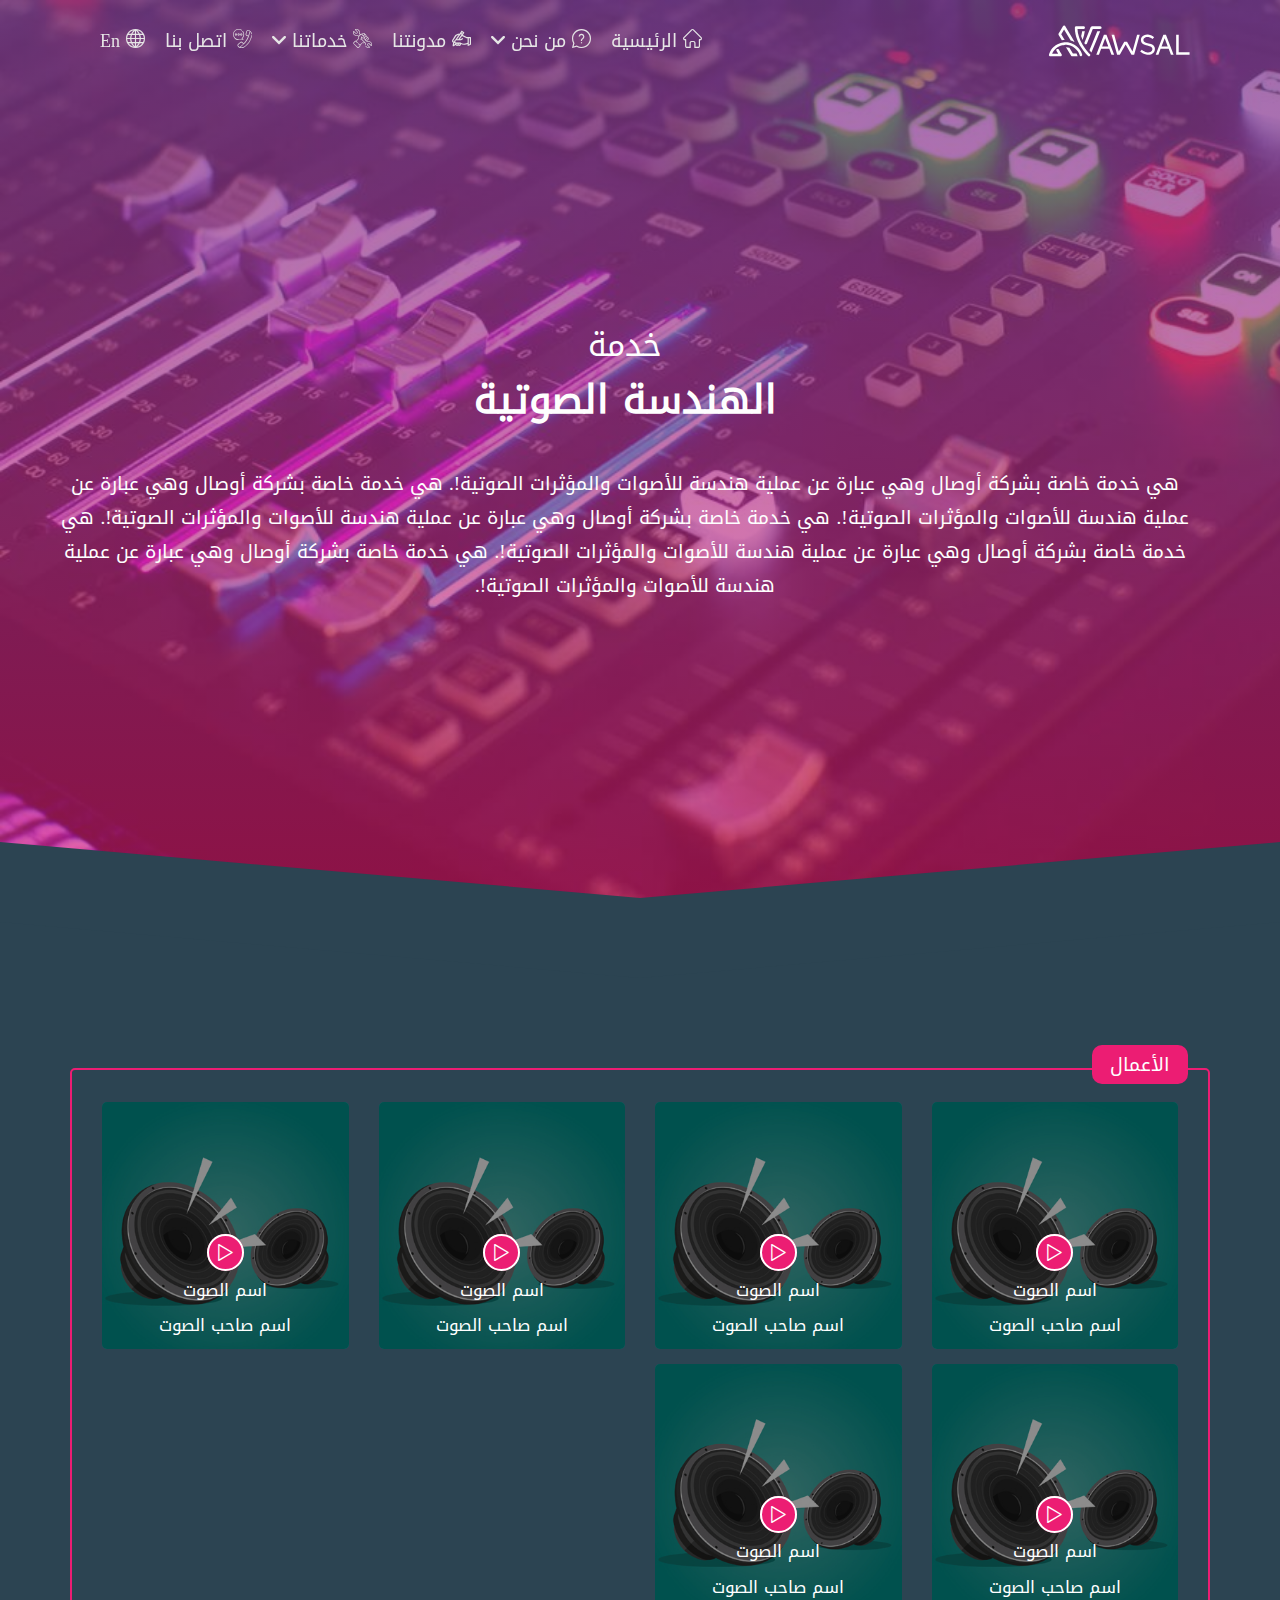
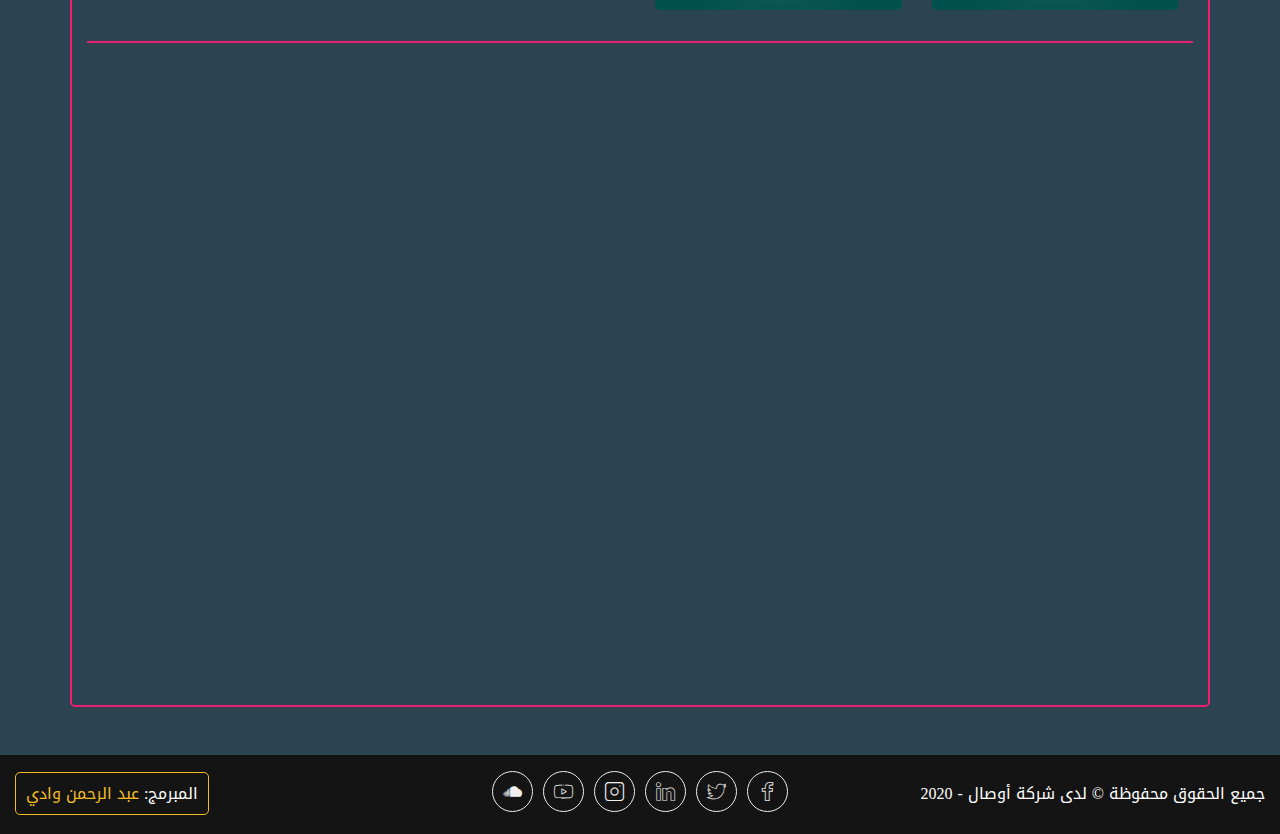
<file: service-5.html>
<!DOCTYPE html>
<html lang="ar">

<head>
    <title>AWSAL</title>
    <meta charset="UTF-8">
    <meta name="viewport" content="width=device-width, initial-scale=1.0">
    <link rel="stylesheet" href="css/bootstrap.min.css" />
    <link rel="stylesheet" href="css/bootstrap-rtl.css" />
    <link rel="stylesheet" href="css/hamburgers.min.css" />
    <link rel="stylesheet" href="styles.css" />
    <link rel="stylesheet" href="css/main.css" />

</head>

<body>

    <div class="loading">

        <!-- Start Svg Logo Loader -->
        <?xml version="1.0" encoding="utf-8"?>
        <svg version="1.1" id="Layer_1" xmlns="http://www.w3.org/2000/svg" xmlns:xlink="http://www.w3.org/1999/xlink"
            x="0px" y="0px" viewBox="0 0 850 350" style="enable-background:new 0 0 850 350;" xml:space="preserve">
            <style type="text/css">
                .st0 {
                    fill: url(#partLogo6_1_);
                }

                .st1 {
                    fill: url(#partLogo5_1_);
                }

                .st2 {
                    fill: url(#partLogo4_1_);
                }

                .st3 {
                    fill: url(#partLogo3_1_);
                }

                .st4 {
                    fill: url(#partLogo2_2_);
                }

                .st5 {
                    fill: url(#partLogo2_3_);
                }

                .st6 {
                    fill: url(#partLogo1_1_);
                }

                .st7 {
                    opacity: 0.2;
                }

                .st8 {
                    fill: url(#SVGID_1_);
                }

                .st9 {
                    fill: url(#SVGID_2_);
                }

                .st10 {
                    fill: url(#SVGID_3_);
                }

                .st11 {
                    fill: url(#SVGID_4_);
                }

                .st12 {
                    fill: url(#SVGID_5_);
                }

                .st13 {
                    fill: url(#SVGID_6_);
                }

                .st14 {
                    fill: url(#SVGID_7_);
                }

                .st15 {
                    opacity: 0.2;
                    fill: url(#shadowLetter1_1_);
                    enable-background: new;
                }

                .st16 {
                    fill: url(#letter1_1_);
                }

                .st17 {
                    opacity: 0.2;
                    fill: url(#shadowLetter2_1_);
                    enable-background: new;
                }

                .st18 {
                    fill: url(#letter2_1_);
                }

                .st19 {
                    opacity: 0.2;
                    fill: url(#shadowLetter3_1_);
                    enable-background: new;
                }

                .st20 {
                    fill: url(#letter3_1_);
                }

                .st21 {
                    opacity: 0.2;
                    fill: url(#shadowLetter4_1_);
                    enable-background: new;
                }

                .st22 {
                    fill: url(#letter4_1_);
                }

                .st23 {
                    opacity: 0.2;
                    fill: url(#shadowLetter5_1_);
                    enable-background: new;
                }

                .st24 {
                    fill: url(#letter5_1_);
                }
            </style>
            <linearGradient id="partLogo6_1_" gradientUnits="userSpaceOnUse" x1="327.1967" y1="137.9341" x2="242.084"
                y2="211.8703" gradientTransform="matrix(1 0 0 -1 0 352)">
                <stop offset="0" style="stop-color:#7F3F97" />
                <stop offset="1" style="stop-color:#EC1D74" />
            </linearGradient>
            <path id="partLogo6" class="st0"
                d="M268.5,187.4l-16.6,40c4,4.5,7.7,8.6,11.1,12.1l27.1-65.2l22.4-54.2h-16.2L268.5,187.4z" />
            <linearGradient id="partLogo5_1_" gradientUnits="userSpaceOnUse" x1="21.7932" y1="209.0314" x2="491.2028"
                y2="209.0314" gradientTransform="matrix(1 0 0 -1 0 352)">
                <stop offset="0.2418" style="stop-color:#7F3F97" />
                <stop offset="0.4465" style="stop-color:#EC1D74" />
                <stop offset="0.9543" style="stop-color:#F3BC24" />
            </linearGradient>
            <path id="partLogo5" class="st1" d="M320.4,99.7c0-0.5-0.1-1-0.2-1.5l0,0c0-0.2-0.1-0.2-0.2-0.4c0-0.1,0-0.2-0.1-0.2
	c-0.1-0.2-0.2-0.6-0.2-0.8c-0.1-0.2-0.2-0.2-0.2-0.4c-0.1-0.1-0.1-0.2-0.2-0.3l0,0c-0.1-0.2-0.2-0.4-0.3-0.6
	c-0.2-0.2-0.3-0.4-0.5-0.6l0,0c-0.2-0.2-0.3-0.4-0.5-0.6c-0.1-0.1-0.2-0.2-0.3-0.2c-0.2-0.1-0.2-0.2-0.4-0.3
	c-0.2-0.1-0.2-0.2-0.4-0.3h-0.1c-0.4-0.2-0.8-0.5-1.2-0.6l0,0l0,0c-0.1-0.1-0.2-0.1-0.3-0.1h-0.1c-0.3-0.2-0.7-0.2-1-0.3l0,0
	c-0.3-0.1-0.6-0.1-0.9-0.1c-0.1,0-0.1,0-0.2,0c-0.2,0-0.2,0-0.4,0l0,0l0,0l0,0H294h-28.4c-0.4,0-0.8,0-1.2,0.1
	c-2.8,0.5-5.1,2.5-5.9,5.2l-17.3,42.9l-17.3,42.7c-1.1,2.8-0.4,5.8,1.5,7.9c0.1,0.1,0.1,0.2,0.2,0.2c0.7,0.7,1.5,1.3,2.5,1.6
	c0.3,0.2,0.6,0.2,1,0.3c0.6,0.2,1.2,0.2,1.8,0.2c2.3,0,4.5-1.1,6-2.9c0.4-0.6,0.7-1.1,1-1.8l32.9-81.7h17.1h14l0,0H313
	c1,0,2-0.2,2.9-0.6c1.8-0.7,3.2-2.1,4-4l0,0l0,0l0,0c0.1-0.1,0.1-0.2,0.1-0.3l0,0c0.2-0.3,0.2-0.7,0.3-1l0,0
	c0.1-0.4,0.1-0.8,0.1-1.1l0,0C320.3,99.9,320.4,99.8,320.4,99.7L320.4,99.7z" />
            <linearGradient id="partLogo4_1_" gradientUnits="userSpaceOnUse" x1="126.1137" y1="316.6255" x2="279.7178"
                y2="137.8027" gradientTransform="matrix(1 0 0 -1 0 352)">
                <stop offset="0" style="stop-color:#7F3F97" />
                <stop offset="1" style="stop-color:#EC1D74" />
            </linearGradient>
            <path id="partLogo4" class="st2" d="M210.4,120.1c-0.3,2.5-0.7,5-1.1,7.6c-1,5.4-2.1,10.7-3.6,15.9c-0.3,1.2-0.7,2.5-1,3.7
	c2.4,7.4,5.3,14.6,8.4,21.4c6-15.4,10.6-31.9,12.6-49.6c-2,0.6-4.1,1-6.4,1C219.2,120.1,210.4,120.1,210.4,120.1z" />
            <linearGradient id="partLogo3_1_" gradientUnits="userSpaceOnUse" x1="113.3209" y1="313.8582" x2="394.933"
                y2="-11.2241" gradientTransform="matrix(1 0 0 -1 0 352)">
                <stop offset="0.2418" style="stop-color:#7F3F97" />
                <stop offset="0.4465" style="stop-color:#EC1D74" />
                <stop offset="0.9543" style="stop-color:#F3BC24" />
            </linearGradient>
            <path id="partLogo3" class="st3" d="M254.2,249c-2.5-2.5-5.1-5.3-7.8-8.3l0,0c-3-3.3-6.2-7-9.5-10.9c-7.6-9.2-15.7-20.1-23.1-32.2
	c-0.1-0.2-0.2-0.3-0.3-0.6c-0.9-1.5-1.8-2.9-2.6-4.5c-1.6-2.8-3.2-5.6-4.6-8.4c-0.2-0.2-0.3-0.6-0.5-0.8c-1.7-3.2-3.3-6.4-4.8-9.7
	c-1.1-2.4-2.1-4.9-3.2-7.3c-2.5-6.1-4.9-12.5-6.8-19c-3.7-12.7-6.3-26-6.9-40h14.4h12.9h7.6c0.5,0,1-0.1,1.5-0.2
	c1.4-0.3,2.8-1,3.7-2.1c0.3-0.3,0.6-0.7,0.9-1.1c0.7-1.1,1.2-2.4,1.3-3.8c0-0.2,0-0.2,0-0.4l0,0c0-2.1-0.9-3.9-2.1-5.3
	c-1.4-1.4-3.2-2.1-5.3-2.1l0,0h-18.9h-23.7c-2.1,0-3.9,0.9-5.3,2.1c-1.4,1.4-2.1,3.2-2.1,5.3c0,24.9,5.4,48.1,13.7,68.9
	c2.1,5.3,4.4,10.4,6.8,15.4l0,0c2.6,5.4,5.4,10.7,8.4,15.8l0,0c2.5,4.3,5,8.4,7.6,12.4c8.2,12.7,17,23.7,25,33
	c4.4,5.1,8.7,9.6,12.5,13.6l0,0c0.2,0.2,0.4,0.4,0.6,0.6c1.4,1.5,3.4,2.2,5.3,2.2c1.1,0,2.1-0.2,3.2-0.7c0.7-0.3,1.4-0.7,1.9-1.3
	l0,0l0,0l0.1-0.1c0.1-0.1,0.1-0.2,0.2-0.2l0,0c0.2-0.2,0.4-0.4,0.6-0.6l0,0c0.1-0.1,0.2-0.2,0.2-0.2c0.1-0.1,0.2-0.2,0.2-0.2
	c0-0.1,0.1-0.1,0.1-0.2c0.2-0.3,0.3-0.6,0.5-0.9l0.2-0.3c0.3-0.8,0.5-1.6,0.5-2.4c0-0.1,0-0.1,0-0.2c0-0.5,0-1-0.2-1.4
	C255.9,251.5,255.3,250.1,254.2,249z" />
            <linearGradient id="partLogo2_2_" gradientUnits="userSpaceOnUse" x1="-36.9663" y1="235.0337" x2="173.6663"
                y2="95.7583" gradientTransform="matrix(1 0 0 -1 0 352)">
                <stop offset="0" style="stop-color:#7F3F97" />
                <stop offset="1" style="stop-color:#EC1D74" />
            </linearGradient>
            <path id="partLogo2_1_" class="st4" d="M147.2,257.5c0.2,0.2,0.2,0.4,0.4,0.6c0.1,0.1,0.1,0.1,0.2,0.2c0.1,0.1,0.2,0.2,0.2,0.3
	c0.1,0.1,0.2,0.2,0.3,0.3l0.1,0.1l0.1,0.1c0.2,0.2,0.3,0.2,0.5,0.4l0,0c0.1,0.1,0.2,0.1,0.2,0.2c0.2,0.2,0.4,0.2,0.6,0.4
	c0,0,0.1,0,0.1,0.1c0,0,0.1,0,0.1,0.1c0.2,0.1,0.2,0.1,0.4,0.2s0.2,0.2,0.4,0.2c0.1,0,0.1,0,0.2,0.1c0.2,0.1,0.5,0.2,0.7,0.2
	c0.1,0,0.1,0,0.2,0h0.1c0.1,0,0.2,0,0.2,0c0.2,0,0.3,0.1,0.5,0.1c0.1,0,0.2,0,0.2,0s0,0,0.1,0h0.1c0.2,0,0.5,0.1,0.7,0.1h0.1l0,0h31
	c-0.2-0.6-0.4-1.1-0.6-1.8c-1.4-4.7-3.3-9.1-5.6-13.2h-20.5l0,0L138,212.9c-6.1-1.9-12.7-3-19.3-3.3L147.2,257.5
	C147.2,257.4,147.2,257.4,147.2,257.5z" />
            <linearGradient id="partLogo2_3_" gradientUnits="userSpaceOnUse" x1="91.3796" y1="217.0664" x2="269.3554"
                y2="220.5055" gradientTransform="matrix(1 0 0 -1 0 352)">
                <stop offset="0.2418" style="stop-color:#7F3F97" />
                <stop offset="0.8317" style="stop-color:#F3BC24" />
                <stop offset="0.8457" style="stop-color:#EC1D74" />
            </linearGradient>
            <path id="partLogo2" class="st5" d="M76.2,137L76.2,137c0,0.2,0,0.4,0.1,0.6c0,0.1,0,0.2,0,0.2c0,0.2,0.1,0.2,0.1,0.4
	c0,0.1,0,0.1,0,0.2v0.1v0.1c0.1,0.2,0.1,0.3,0.2,0.6c0,0.1,0.1,0.2,0.1,0.2c0,0,0,0,0,0.1v0.1c0,0.1,0.1,0.2,0.1,0.3
	c0.1,0.2,0.2,0.5,0.3,0.6l0,0l17.5,29.3l0.7,1.3c5.3-1,10.7-1.7,16.2-1.9L92,136.5l16-26.7l37.7,63c6.8,1.9,13.5,4.4,20,7.6
	c0-0.2,0.1-0.5,0.1-0.7c0.1-1.4-0.2-2.9-1-4.2l-50-84c-0.2-0.4-0.5-0.7-0.8-1.1c-0.1-0.1-0.2-0.2-0.2-0.2c-0.3-0.3-0.6-0.6-1-0.9
	c0,0,0,0-0.1,0c-0.3-0.2-0.7-0.5-1-0.6c-0.1-0.1-0.2-0.1-0.3-0.2c-0.4-0.2-0.8-0.3-1.2-0.4H110c-0.4-0.1-0.8-0.2-1.2-0.2
	c-0.1,0-0.2,0-0.3,0c-0.4,0-0.9,0-1.3,0.1h-0.1c-0.4,0.1-0.8,0.2-1.2,0.3c-0.1,0-0.2,0.1-0.3,0.1c-0.4,0.2-0.8,0.3-1.2,0.6
	c-1.1,0.7-2.1,1.7-2.6,2.7l0,0l-0.1,0.1l-15.9,26.7l-8.6,14.4c-0.2,0.2-0.2,0.4-0.3,0.6c0,0,0,0,0,0.1c-0.1,0.1-0.1,0.2-0.2,0.3
	c-0.1,0.1-0.1,0.2-0.2,0.3c0,0.1,0,0.1-0.1,0.2c0,0.1-0.1,0.2-0.1,0.3c0,0.1,0,0.1-0.1,0.2c-0.1,0.2-0.1,0.3-0.1,0.5c0,0,0,0,0,0.1
	c0,0.1,0,0.1,0,0.2s0,0.2,0,0.2c0,0.1,0,0.2,0,0.2s0,0.2,0,0.2c0,0.2,0,0.2,0,0.4c0,0.2,0,0.2,0,0.4C76.2,136.9,76.2,136.9,76.2,137
	z" />
            <linearGradient id="partLogo1_1_" gradientUnits="userSpaceOnUse" x1="-63.1432" y1="109.0223" x2="416.5831"
                y2="156.3071" gradientTransform="matrix(1 0 0 -1 0 352)">
                <stop offset="0.2418" style="stop-color:#7F3F97" />
                <stop offset="0.4465" style="stop-color:#EC1D74" />
                <stop offset="0.9543" style="stop-color:#F3BC24" />
            </linearGradient>
            <path id="partLogo1" class="st6" d="M22.8,257.2c0.9,1.8,2.5,3.3,4.6,4c0.7,0.2,1.4,0.3,2.1,0.3c0.2,0,0.6,0,0.8-0.1
	c0.1,0,0.1,0,0.2,0l19.2,0.1l38.1,0.2l0,0l0,0l0,0c0,0,0,0,0.1,0c0,0,0,0,0.1,0c0.2,0,0.6,0,0.8-0.1c0.1,0,0.2,0,0.3-0.1
	c0.2,0,0.4-0.1,0.6-0.2l0,0c0.1,0,0.2,0,0.2-0.1c0.1,0,0.2-0.1,0.2-0.1c0.5-0.2,1-0.4,1.4-0.6l0,0h0.1l0.1-0.1l0,0
	c0.1-0.1,0.2-0.2,0.3-0.2c0.1-0.1,0.2-0.2,0.3-0.2c0.1-0.1,0.2-0.1,0.2-0.2c0,0,0.1,0,0.1-0.1c0.1-0.1,0.2-0.2,0.3-0.2
	c0.1-0.1,0.2-0.2,0.2-0.2c0.1-0.1,0.2-0.2,0.2-0.2l0.1-0.1c0.1-0.1,0.2-0.2,0.2-0.2c0.1-0.1,0.2-0.2,0.2-0.3c0-0.1,0.1-0.1,0.1-0.2
	l0.1-0.1c0.1-0.1,0.2-0.2,0.2-0.3c0.1-0.1,0.1-0.2,0.2-0.3v-0.1c0-0.1,0.1-0.2,0.1-0.2c0.1-0.2,0.1-0.2,0.2-0.4
	c0-0.1,0.1-0.2,0.1-0.2v-0.1c0-0.1,0-0.1,0-0.2s0.1-0.2,0.1-0.2c0-0.1,0-0.1,0.1-0.2c0-0.1,0-0.1,0-0.2s0-0.1,0-0.2
	c0-0.1,0-0.2,0.1-0.2c0-0.1,0.1-0.2,0.1-0.3s0-0.2,0-0.3c0-0.2,0-0.3,0-0.4s0-0.1,0-0.2l0,0l0,0c0-0.1,0-0.1,0-0.2
	c0-0.2,0-0.3,0-0.5c0-0.1,0-0.2,0-0.3c0-0.1,0-0.2-0.1-0.3v-0.1c0-0.1,0-0.2-0.1-0.3c0-0.2-0.1-0.2-0.1-0.4c0-0.2-0.1-0.2-0.1-0.4
	c0-0.1-0.1-0.2-0.1-0.3c-0.1-0.2-0.1-0.2-0.2-0.4l0,0c0-0.1-0.1-0.2-0.1-0.2c-0.1-0.1-0.1-0.2-0.2-0.2c0-0.1-0.1-0.1-0.1-0.2
	c0,0,0,0,0-0.1v-0.1l-7.2-12.1L78,223.2l0,0c-0.2-0.4-0.5-0.7-0.8-1.1c-0.1-0.1-0.2-0.2-0.2-0.2c-0.3-0.3-0.6-0.6-1-0.9
	c0,0,0,0-0.1,0c-0.3-0.2-0.7-0.5-1-0.6c-0.1-0.1-0.2-0.1-0.3-0.2c-0.4-0.2-0.8-0.3-1.2-0.4h-0.1c-0.4-0.1-0.8-0.2-1.2-0.2
	c-0.1,0-0.2,0-0.3,0c-0.4,0-0.9,0-1.3,0.1h-0.1c-0.4,0.1-0.8,0.2-1.2,0.3c-0.1,0-0.2,0.1-0.3,0.1c-0.4,0.2-0.8,0.3-1.2,0.6l0,0
	c-3.5,2.1-4.7,6.7-2.5,10.3l4.5,7.6l4.8,8l-19.6,0.1l-14.7-0.1c10.5-23.8,31.9-41.4,57-47.5c4.5-1.1,9.1-1.8,13.8-2.1
	c1.8-0.2,3.7-0.2,5.6-0.2c4.1,0,8.3,0.3,12.3,0.9c6.1,0.9,12.1,2.5,17.8,4.6c8.2,3.1,15.8,7.6,22.5,13c6.3,5.1,11.8,11.1,16.4,17.9
	c2.7,4.1,5.2,8.4,7.2,12.9c1.4,3,2.5,6.2,3.5,9.5l0,0c0.2,0.5,0.3,0.9,0.6,1.3c0.1,0.2,0.2,0.2,0.2,0.4c0.2,0.2,0.3,0.6,0.6,0.8
	c0.1,0.2,0.2,0.2,0.3,0.4c0.2,0.2,0.4,0.4,0.6,0.6c0.1,0.1,0.2,0.2,0.3,0.3c0.2,0.2,0.6,0.4,0.9,0.6c0.1,0.1,0.2,0.1,0.2,0.2
	c0.4,0.2,0.8,0.4,1.2,0.5c0.1,0,0.2,0.1,0.3,0.1c0.3,0.1,0.6,0.2,1,0.2c0.2,0,0.3,0,0.5,0c0.2,0,0.3,0,0.5,0c0.2,0,0.3,0,0.5,0
	c0.2,0,0.2,0,0.4,0c0.3,0,0.6-0.1,0.9-0.2h0.1l0,0c0.1,0,0.2,0,0.3-0.1c3.8-1.2,6-5.2,5-9.1c0-0.1,0-0.2-0.1-0.3
	c-0.5-1.6-1-3.1-1.6-4.6c-1.7-4.5-3.7-9-6-13.3c-6.8-12.3-16.2-23.3-27.5-31.8c-2.1-1.6-4.4-3.1-6.6-4.5c-5.3-3.3-10.7-6.1-16.5-8.4
	c-4.8-1.9-9.7-3.3-14.8-4.5c-0.7-0.2-1.4-0.3-2.1-0.5c-5.3-1-10.7-1.6-16.1-1.8c-1,0-1.9-0.1-2.9-0.1c-4.7,0-9.4,0.3-14,1
	c-4.5,0.6-9,1.6-13.4,2.9c-10.2,2.9-19.8,7.5-28.7,13.7c-1.1,0.8-2.1,1.5-3.3,2.4c-2,1.5-3.9,3.1-5.8,4.8c-1,1-2.1,1.9-3.1,2.9l0,0
	C38.1,219.1,30.2,230.9,25,244c-1,2.6-2,5.3-2.8,8c-0.4,1.3-0.4,2.5-0.1,3.7C22.4,256.2,22.5,256.6,22.8,257.2z" />
            <g id="shadowLogo" class="st7">
                <g>

                    <linearGradient id="SVGID_1_" gradientUnits="userSpaceOnUse" x1="94.9612" y1="216.8276"
                        x2="272.9371" y2="220.2667" gradientTransform="matrix(1 0 0 -1 0 352)">
                        <stop offset="0.2418" style="stop-color:#7F3F97" />
                        <stop offset="0.8317" style="stop-color:#F3BC24" />
                        <stop offset="0.8457" style="stop-color:#EC1D74" />
                    </linearGradient>
                    <path class="st8" d="M79.8,137.2L79.8,137.2c0,0.2,0,0.4,0.1,0.6c0,0.1,0,0.2,0,0.2c0,0.2,0.1,0.2,0.1,0.4c0,0.1,0,0.1,0,0.2v0.1
			v0.1c0.1,0.2,0.1,0.3,0.2,0.6c0,0.1,0.1,0.2,0.1,0.2c0,0,0,0,0,0.1v0.1c0,0.1,0.1,0.2,0.1,0.3c0.1,0.2,0.2,0.5,0.3,0.6l0,0
			l17.5,29.3l0.7,1.3c5.3-1,10.7-1.7,16.2-1.9l-19.4-32.5l16-26.7l37.7,63c6.8,1.9,13.5,4.4,20,7.6c0-0.2,0.1-0.5,0.1-0.7
			c0.1-1.4-0.2-2.9-1-4.2l-50-84c-0.2-0.4-0.5-0.7-0.8-1.1c-0.1-0.1-0.2-0.2-0.2-0.2c-0.3-0.3-0.6-0.6-1-0.9c0,0,0,0-0.1,0
			c-0.3-0.2-0.7-0.5-1-0.6c-0.1-0.1-0.2-0.1-0.3-0.2c-0.4-0.2-0.8-0.3-1.2-0.4h-0.1c-0.4-0.1-0.8-0.2-1.2-0.2c-0.1,0-0.2,0-0.3,0
			c-0.4,0-0.9,0-1.3,0.1h-0.1c-0.4,0.1-0.8,0.2-1.2,0.3c-0.1,0-0.2,0.1-0.3,0.1c-0.4,0.2-0.8,0.3-1.2,0.6c-1.1,0.7-2.1,1.7-2.6,2.7
			l0,0l-0.1,0.1l-15.9,26.7l-8.6,14.4c-0.2,0.2-0.2,0.4-0.3,0.6c0,0,0,0,0,0.1c-0.1,0.1-0.1,0.2-0.2,0.3c-0.1,0.1-0.1,0.2-0.2,0.3
			c0,0.1,0,0.1-0.1,0.2c0,0.1-0.1,0.2-0.1,0.3c0,0.1,0,0.1-0.1,0.2c-0.1,0.2-0.1,0.3-0.1,0.5c0,0,0,0,0,0.1c0,0.1,0,0.1,0,0.2
			s0,0.2,0,0.2c0,0.1,0,0.2,0,0.2s0,0.2,0,0.2c0,0.2,0,0.2,0,0.4c0,0.2,0,0.2,0,0.4C79.8,137.2,79.8,137.2,79.8,137.2z" />

                    <linearGradient id="SVGID_2_" gradientUnits="userSpaceOnUse" x1="-33.3869" y1="234.7967"
                        x2="177.2456" y2="95.5213" gradientTransform="matrix(1 0 0 -1 0 352)">
                        <stop offset="0" style="stop-color:#7F3F97" />
                        <stop offset="1" style="stop-color:#EC1D74" />
                    </linearGradient>
                    <path class="st9" d="M150.8,257.8c0.2,0.2,0.2,0.4,0.4,0.6c0.1,0.1,0.1,0.1,0.2,0.2c0.1,0.1,0.2,0.2,0.2,0.3
			c0.1,0.1,0.2,0.2,0.3,0.3l0.1,0.1l0.1,0.1c0.2,0.2,0.3,0.2,0.5,0.4l0,0c0.1,0.1,0.2,0.1,0.2,0.2c0.2,0.2,0.4,0.2,0.6,0.4
			c0,0,0.1,0,0.1,0.1c0,0,0.1,0,0.1,0.1c0.2,0.1,0.2,0.1,0.4,0.2s0.2,0.2,0.4,0.2c0.1,0,0.1,0,0.2,0.1c0.2,0.1,0.5,0.2,0.7,0.2
			c0.1,0,0.1,0,0.2,0h0.1c0.1,0,0.2,0,0.2,0c0.2,0,0.3,0.1,0.5,0.1c0.1,0,0.2,0,0.2,0s0,0,0.1,0h0.1c0.2,0,0.5,0.1,0.7,0.1h0.1l0,0
			h31c-0.2-0.6-0.4-1.1-0.6-1.8c-1.4-4.7-3.3-9.1-5.6-13.2h-20.5l0,0l-19.8-33.1c-6.1-1.9-12.7-3-19.3-3.3L150.8,257.8
			C150.8,257.7,150.8,257.7,150.8,257.8z" />

                    <linearGradient id="SVGID_3_" gradientUnits="userSpaceOnUse" x1="-59.5767" y1="108.9411"
                        x2="420.1496" y2="156.226" gradientTransform="matrix(1 0 0 -1 0 352)">
                        <stop offset="0.2418" style="stop-color:#7F3F97" />
                        <stop offset="0.4465" style="stop-color:#EC1D74" />
                        <stop offset="0.9543" style="stop-color:#F3BC24" />
                    </linearGradient>
                    <path class="st10" d="M26.4,257.4c0.9,1.8,2.5,3.3,4.6,4c0.7,0.2,1.4,0.3,2.1,0.3c0.2,0,0.6,0,0.8-0.1c0.1,0,0.1,0,0.2,0l19.2,0.1
			l38.1,0.2l0,0l0,0l0,0c0,0,0,0,0.1,0c0,0,0,0,0.1,0c0.2,0,0.6,0,0.8-0.1c0.1,0,0.2,0,0.3-0.1c0.2,0,0.4-0.1,0.6-0.2l0,0
			c0.1,0,0.2,0,0.2-0.1c0.1,0,0.2-0.1,0.2-0.1c0.5-0.2,1-0.4,1.4-0.6l0,0h0.1l0.1-0.1l0,0c0.1-0.1,0.2-0.2,0.3-0.2
			c0.1-0.1,0.2-0.2,0.3-0.2c0.1-0.1,0.2-0.1,0.2-0.2c0,0,0.1,0,0.1-0.1c0.1-0.1,0.2-0.2,0.3-0.2c0.1-0.1,0.2-0.2,0.2-0.2
			c0.1-0.1,0.2-0.2,0.2-0.2l0.1-0.1c0.1-0.1,0.2-0.2,0.2-0.2c0.1-0.1,0.2-0.2,0.2-0.3c0-0.1,0.1-0.1,0.1-0.2l0.1-0.1
			c0.1-0.1,0.2-0.2,0.2-0.3c0.1-0.1,0.1-0.2,0.2-0.3v-0.1c0-0.1,0.1-0.2,0.1-0.2c0.1-0.2,0.1-0.2,0.2-0.4c0-0.1,0.1-0.2,0.1-0.2
			v-0.1c0-0.1,0-0.1,0-0.2s0.1-0.2,0.1-0.2c0-0.1,0-0.1,0.1-0.2c0-0.1,0-0.1,0-0.2c0-0.1,0-0.1,0-0.2s0-0.2,0.1-0.2
			c0-0.1,0.1-0.2,0.1-0.3c0-0.1,0-0.2,0-0.3c0-0.2,0-0.3,0-0.4c0-0.1,0-0.1,0-0.2l0,0l0,0c0-0.1,0-0.1,0-0.2c0-0.2,0-0.3,0-0.5
			c0-0.1,0-0.2,0-0.3s0-0.2-0.1-0.3v-0.1c0-0.1,0-0.2-0.1-0.3c0-0.2-0.1-0.2-0.1-0.4c0-0.2-0.1-0.2-0.1-0.4c0-0.1-0.1-0.2-0.1-0.3
			c-0.1-0.2-0.1-0.2-0.2-0.4l0,0c0-0.1-0.1-0.2-0.1-0.2c-0.1-0.1-0.1-0.2-0.2-0.2c0-0.1-0.1-0.1-0.1-0.2c0,0,0,0,0-0.1v-0.1
			l-7.2-12.1l-8.9-14.9l0,0c-0.2-0.4-0.5-0.7-0.8-1.1c-0.1-0.1-0.2-0.2-0.2-0.2c-0.3-0.3-0.6-0.6-1-0.9c0,0,0,0-0.1,0
			c-0.3-0.2-0.7-0.5-1-0.6c-0.1-0.1-0.2-0.1-0.3-0.2c-0.4-0.2-0.8-0.3-1.2-0.4h-0.1c-0.4-0.1-0.8-0.2-1.2-0.2c-0.1,0-0.2,0-0.3,0
			c-0.4,0-0.9,0-1.3,0.1H74c-0.4,0.1-0.8,0.2-1.2,0.3c-0.1,0-0.2,0.1-0.3,0.1c-0.4,0.2-0.8,0.3-1.2,0.6l0,0
			c-3.5,2.1-4.7,6.7-2.5,10.3l4.5,7.6l4.8,8l-19.6-0.1l-14.7-0.1c10.5-23.8,31.9-41.4,57-47.5c4.5-1.1,9.1-1.8,13.8-2.1
			c1.8-0.2,3.7-0.2,5.6-0.2c4.1,0,8.3,0.3,12.3,0.9c6.1,0.9,12.1,2.5,17.8,4.6c8.2,3.1,15.8,7.6,22.5,13
			c6.3,5.1,11.8,11.1,16.4,17.9c2.7,4.1,5.2,8.4,7.2,12.9c1.4,3,2.5,6.2,3.5,9.5l0,0c0.2,0.5,0.3,0.9,0.6,1.3
			c0.1,0.2,0.2,0.2,0.2,0.4c0.2,0.2,0.3,0.6,0.6,0.8c0.1,0.2,0.2,0.2,0.3,0.4c0.2,0.2,0.4,0.4,0.6,0.6c0.1,0.1,0.2,0.2,0.3,0.3
			c0.2,0.2,0.6,0.4,0.9,0.6c0.1,0.1,0.2,0.1,0.2,0.2c0.4,0.2,0.8,0.4,1.2,0.5c0.1,0,0.2,0.1,0.3,0.1c0.3,0.1,0.6,0.2,1,0.2
			c0.2,0,0.3,0,0.5,0c0.2,0,0.3,0,0.5,0c0.2,0,0.3,0,0.5,0c0.2,0,0.2,0,0.4,0c0.3,0,0.6-0.1,0.9-0.2h0.1l0,0c0.1,0,0.2,0,0.3-0.1
			c3.8-1.2,6-5.2,5-9.1c0-0.1,0-0.2-0.1-0.3c-0.5-1.6-1-3.1-1.6-4.6c-1.7-4.5-3.7-9-6-13.3c-6.8-12.3-16.2-23.3-27.5-31.8
			c-2.1-1.6-4.4-3.1-6.6-4.5c-5.3-3.3-10.7-6.1-16.5-8.4c-4.8-1.9-9.7-3.3-14.8-4.5c-0.7-0.2-1.4-0.3-2.1-0.5
			c-5.3-1-10.7-1.6-16.1-1.8c-1,0-1.9-0.1-2.9-0.1c-4.7,0-9.4,0.3-14,1c-4.5,0.6-9,1.6-13.4,2.9c-10.2,2.9-19.8,7.5-28.7,13.7
			c-1.1,0.8-2.1,1.5-3.3,2.4c-2,1.5-3.9,3.1-5.8,4.8c-1,1-2.1,1.9-3.1,2.9l0,0c-10.1,9.8-18.1,21.7-23.2,34.7c-1,2.6-2,5.3-2.8,8
			c-0.4,1.3-0.4,2.5-0.1,3.7C26,256.4,26.1,256.9,26.4,257.4z" />
                </g>
                <g>

                    <linearGradient id="SVGID_4_" gradientUnits="userSpaceOnUse" x1="330.776" y1="137.6978"
                        x2="245.6632" y2="211.6341" gradientTransform="matrix(1 0 0 -1 0 352)">
                        <stop offset="0" style="stop-color:#7F3F97" />
                        <stop offset="1" style="stop-color:#EC1D74" />
                    </linearGradient>
                    <path class="st11"
                        d="M272.1,187.6l-16.6,40c4,4.5,7.7,8.6,11.1,12.1l27.1-65.2l22.4-54.2H300L272.1,187.6z" />

                    <linearGradient id="SVGID_5_" gradientUnits="userSpaceOnUse" x1="116.9003" y1="313.6227"
                        x2="398.5123" y2="-11.4597" gradientTransform="matrix(1 0 0 -1 0 352)">
                        <stop offset="0.2418" style="stop-color:#7F3F97" />
                        <stop offset="0.4465" style="stop-color:#EC1D74" />
                        <stop offset="0.9543" style="stop-color:#F3BC24" />
                    </linearGradient>
                    <path class="st12" d="M257.8,249.2c-2.5-2.5-5.1-5.3-7.8-8.3l0,0c-3-3.3-6.2-7-9.5-10.9c-7.6-9.2-15.7-20.1-23.1-32.2
			c-0.1-0.2-0.2-0.3-0.3-0.6c-0.9-1.5-1.8-2.9-2.6-4.5c-1.6-2.8-3.2-5.6-4.6-8.4c-0.2-0.2-0.3-0.6-0.5-0.8c-1.7-3.2-3.3-6.4-4.8-9.7
			c-1.1-2.4-2.1-4.9-3.2-7.3c-2.5-6.1-4.9-12.5-6.8-19c-3.7-12.7-6.3-26-6.9-40h14.4H215h7.6c0.5,0,1-0.1,1.5-0.2
			c1.4-0.3,2.8-1,3.7-2.1c0.3-0.3,0.6-0.7,0.9-1.1c0.7-1.1,1.2-2.4,1.3-3.8c0-0.2,0-0.2,0-0.4l0,0c0-2.1-0.9-3.9-2.1-5.3
			c-1.4-1.4-3.2-2.1-5.3-2.1l0,0h-18.9H180c-2.1,0-3.9,0.9-5.3,2.1c-1.4,1.4-2.1,3.2-2.1,5.3c0,24.9,5.4,48.1,13.7,68.9
			c2.1,5.3,4.4,10.4,6.8,15.4l0,0c2.6,5.4,5.4,10.7,8.4,15.8l0,0c2.5,4.3,5,8.4,7.6,12.4c8.2,12.7,17,23.7,25,33
			c4.4,5.1,8.7,9.6,12.5,13.6l0,0c0.2,0.2,0.4,0.4,0.6,0.6c1.4,1.5,3.4,2.2,5.3,2.2c1.1,0,2.1-0.2,3.2-0.7c0.7-0.3,1.4-0.7,1.9-1.3
			l0,0l0,0l0.1-0.1c0.1-0.1,0.1-0.2,0.2-0.2l0,0c0.2-0.2,0.4-0.4,0.6-0.6l0,0c0.1-0.1,0.2-0.2,0.2-0.2c0.1-0.1,0.2-0.2,0.2-0.2
			c0-0.1,0.1-0.1,0.1-0.2c0.2-0.3,0.3-0.6,0.5-0.9l0.2-0.3c0.3-0.8,0.5-1.6,0.5-2.4c0-0.1,0-0.1,0-0.2c0-0.5,0-1-0.2-1.4
			C259.5,251.6,258.9,250.3,257.8,249.2z" />

                    <linearGradient id="SVGID_6_" gradientUnits="userSpaceOnUse" x1="129.6931" y1="316.39" x2="283.2972"
                        y2="137.5672" gradientTransform="matrix(1 0 0 -1 0 352)">
                        <stop offset="0" style="stop-color:#7F3F97" />
                        <stop offset="1" style="stop-color:#EC1D74" />
                    </linearGradient>
                    <path class="st13" d="M214,120.4c-0.3,2.5-0.7,5-1.1,7.6c-1,5.4-2.1,10.7-3.6,15.9c-0.3,1.2-0.7,2.5-1,3.7
			c2.4,7.4,5.3,14.6,8.4,21.4c6-15.4,10.6-31.9,12.6-49.6c-2,0.6-4.1,1-6.4,1C222.8,120.4,214,120.4,214,120.4z" />

                    <linearGradient id="SVGID_7_" gradientUnits="userSpaceOnUse" x1="25.3748" y1="208.6732"
                        x2="494.7844" y2="208.6732" gradientTransform="matrix(1 0 0 -1 0 352)">
                        <stop offset="0.2418" style="stop-color:#7F3F97" />
                        <stop offset="0.4465" style="stop-color:#EC1D74" />
                        <stop offset="0.9543" style="stop-color:#F3BC24" />
                    </linearGradient>
                    <path class="st14" d="M324,99.9c0-0.5-0.1-1-0.2-1.5l0,0c0-0.2-0.1-0.2-0.2-0.4c0-0.1,0-0.2-0.1-0.2c-0.1-0.2-0.2-0.6-0.2-0.8
			c-0.1-0.2-0.2-0.2-0.2-0.4c-0.1-0.1-0.1-0.2-0.2-0.3l0,0c-0.1-0.2-0.2-0.4-0.3-0.6c-0.2-0.2-0.3-0.4-0.5-0.6l0,0
			c-0.2-0.2-0.3-0.4-0.5-0.6c-0.1-0.1-0.2-0.2-0.3-0.2c-0.2-0.1-0.2-0.2-0.4-0.3c-0.2-0.1-0.2-0.2-0.4-0.3h-0.1
			c-0.4-0.2-0.8-0.5-1.2-0.6l0,0l0,0c-0.1-0.1-0.2-0.1-0.3-0.1h-0.1c-0.3-0.2-0.7-0.2-1-0.3l0,0c-0.3-0.1-0.6-0.1-0.9-0.1
			c-0.1,0-0.1,0-0.2,0c-0.2,0-0.2,0-0.4,0l0,0l0,0l0,0h-18.9h-28.4c-0.4,0-0.8,0-1.2,0.1c-2.8,0.5-5.1,2.5-5.9,5.2l-17.3,42.9
			l-17.3,42.9c-1.1,2.8-0.4,5.8,1.5,7.9c0.1,0.1,0.1,0.2,0.2,0.2c0.7,0.7,1.5,1.3,2.5,1.6c0.3,0.2,0.6,0.2,1,0.3
			c0.6,0.2,1.2,0.2,1.8,0.2c2.3,0,4.5-1.1,6-2.9c0.4-0.6,0.7-1.1,1-1.8l32.9-81.7h17.1h14l0,0h11.2c1,0,2-0.2,2.9-0.6
			c1.8-0.7,3.2-2.1,4-4l0,0l0,0l0,0c0.1-0.1,0.1-0.2,0.1-0.3l0,0c0.2-0.3,0.2-0.7,0.3-1l0,0c0.1-0.4,0.1-0.8,0.1-1.1l0,0
			C323.9,100.1,324,100.1,324,99.9L324,99.9z" />
                </g>
            </g>
            <g id="letter01">

                <linearGradient id="shadowLetter1_1_" gradientUnits="userSpaceOnUse" x1="250.037" y1="180.053"
                    x2="884.6036" y2="-12.527" gradientTransform="matrix(1 0 0 -1 0 352)">
                    <stop offset="0.2418" style="stop-color:#7F3F97" />
                    <stop offset="0.4465" style="stop-color:#EC1D74" />
                    <stop offset="0.9543" style="stop-color:#F3BC24" />
                </linearGradient>
                <path id="shadowLetter1" class="st15" d="M373.8,219.4h-45.9l-12.4,32.7h-15.2l43.3-112.4h14.6l43.4,112.4h-15.3L373.8,219.4z
		 M350.9,160l-17.5,45.5h34.9L350.9,160z" />

                <linearGradient id="letter1_1_" gradientUnits="userSpaceOnUse" x1="240.3248" y1="180.1016" x2="874.8914"
                    y2="-12.4783" gradientTransform="matrix(1 0 0 -1 0 352)">
                    <stop offset="0.2418" style="stop-color:#7F3F97" />
                    <stop offset="0.4465" style="stop-color:#EC1D74" />
                    <stop offset="0.9543" style="stop-color:#F3BC24" />
                </linearGradient>
                <path id="letter1" class="st16" d="M364,219.4h-45.9l-12.4,32.7h-15.2l43.3-112.5h14.6L391.8,252h-15.3L364,219.4z M341.2,160
		l-17.5,45.5h34.9L341.2,160z" />
            </g>
            <g id="letter02">

                <linearGradient id="shadowLetter2_1_" gradientUnits="userSpaceOnUse" x1="254.2734" y1="225.3857"
                    x2="888.84" y2="32.8059" gradientTransform="matrix(1 0 0 -1 0 352)">
                    <stop offset="0.2418" style="stop-color:#7F3F97" />
                    <stop offset="0.4465" style="stop-color:#EC1D74" />
                    <stop offset="0.9543" style="stop-color:#F3BC24" />
                </linearGradient>
                <path id="shadowLetter2" class="st17" d="M466.6,194.2l-33,57.9h-15.2l-31.4-112.4h14.9l26,94l30.8-53.9h15.9l30.7,53.9l26.2-94
		h14.9L515,252h-15.2L466.6,194.2z" />

                <linearGradient id="letter2_1_" gradientUnits="userSpaceOnUse" x1="244.5532" y1="225.4081" x2="879.1198"
                    y2="32.8282" gradientTransform="matrix(1 0 0 -1 0 352)">
                    <stop offset="0.2418" style="stop-color:#7F3F97" />
                    <stop offset="0.4465" style="stop-color:#EC1D74" />
                    <stop offset="0.9543" style="stop-color:#F3BC24" />
                </linearGradient>
                <path id="letter2" class="st18" d="M456.9,194.2l-33,57.9h-15.2l-31.4-112.4h14.9l26,94l30.8-53.9H465l30.7,53.9l26.2-94h14.9
		L505.3,252h-15.2L456.9,194.2z" />
            </g>
            <g id="letter03">

                <linearGradient id="shadowLetter3_1_" gradientUnits="userSpaceOnUse" x1="258.6436" y1="257.2579"
                    x2="893.2101" y2="64.678" gradientTransform="matrix(1 0 0 -1 0 352)">
                    <stop offset="0.2418" style="stop-color:#7F3F97" />
                    <stop offset="0.4465" style="stop-color:#EC1D74" />
                    <stop offset="0.9543" style="stop-color:#F3BC24" />
                </linearGradient>
                <path id="shadowLetter3" class="st19" d="M582.6,251.9c-11.7-2.3-23.2-8.2-33.5-17.1l9.4-10.5c8.3,7.3,17.7,12.1,27,14
		c7.9,1.8,15.6,1.2,21.8-1.8c4.1-1.9,11.3-6.6,11.3-16.2c0-11.8-12.6-16.1-25-18.4c-1.2-0.1-18.9-3.8-25.9-7.9
		c-9.5-5.7-14.5-14.2-14.5-24.7c0-5.8,1.9-11.4,5.3-16.2c3.4-4.4,7.9-8,13.3-10.5c7.9-3.8,17.2-4.8,26.7-3.4
		c10.2,1.8,20.8,6.6,29.8,14.2l-9.1,11c-16.2-13.4-32-13.7-41.5-9.4c-6.4,3.1-10.2,8.5-10.2,14.2c0,10.7,9.2,14.9,23.7,18
		c6,1.5,18.4,3.5,25.9,7.7c10.2,5.7,15.6,14.5,15.6,25.4c0,6.4-1.8,12.4-5.4,17.7c-3.4,4.7-8.3,8.3-14,11.3
		c-6,3.1-12.1,3.9-19.1,3.9C590.2,253.2,586.4,252.8,582.6,251.9z" />

                <linearGradient id="letter3_1_" gradientUnits="userSpaceOnUse" x1="248.9111" y1="257.2397" x2="883.4777"
                    y2="64.6597" gradientTransform="matrix(1 0 0 -1 0 352)">
                    <stop offset="0.2418" style="stop-color:#7F3F97" />
                    <stop offset="0.4465" style="stop-color:#EC1D74" />
                    <stop offset="0.9543" style="stop-color:#F3BC24" />
                </linearGradient>
                <path id="letter3" class="st20" d="M572.8,251.9c-11.7-2.3-23.2-8.2-33.5-17.1l9.4-10.5c8.3,7.3,17.7,12.1,27,14
		c7.9,1.8,15.6,1.2,21.8-1.8c4.1-1.9,11.3-6.6,11.3-16.2c0-11.8-12.6-16.1-25-18.4c-1.2-0.1-18.9-3.8-25.9-7.9
		c-9.5-5.7-14.5-14.2-14.5-24.7c0-5.8,1.9-11.4,5.3-16.2c3.4-4.4,7.9-8,13.3-10.5c7.9-3.8,17.2-4.8,26.7-3.4
		c10.2,1.8,20.8,6.6,29.8,14.2l-9.1,11c-16.2-13.4-32-13.7-41.5-9.4c-6.4,3.1-10.2,8.5-10.2,14.2c0,10.7,9.2,14.9,23.7,18
		c6,1.5,18.4,3.5,25.9,7.7c10.2,5.7,15.6,14.5,15.6,25.4c0,6.4-1.8,12.4-5.4,17.7c-3.4,4.7-8.3,8.3-14,11.3
		c-6,3.1-12.1,3.9-19.1,3.9C580.4,253.2,576.6,252.8,572.8,251.9z" />
            </g>
            <g id="letter04">

                <linearGradient id="shadowLetter4_1_" gradientUnits="userSpaceOnUse" x1="261.8949" y1="278.6808"
                    x2="896.4615" y2="86.1009" gradientTransform="matrix(1 0 0 -1 0 352)">
                    <stop offset="0.2418" style="stop-color:#7F3F97" />
                    <stop offset="0.4465" style="stop-color:#EC1D74" />
                    <stop offset="0.9543" style="stop-color:#F3BC24" />
                </linearGradient>
                <path id="shadowLetter4" class="st21" d="M710.7,219.4h-45.9l-12.4,32.7h-15.2l43.3-112.4H695l43.4,112.4h-15.3L710.7,219.4z
		 M687.9,160l-17.5,45.5h34.9L687.9,160z" />

                <linearGradient id="letter4_1_" gradientUnits="userSpaceOnUse" x1="252.1749" y1="278.7032" x2="886.7413"
                    y2="86.1233" gradientTransform="matrix(1 0 0 -1 0 352)">
                    <stop offset="0.2418" style="stop-color:#7F3F97" />
                    <stop offset="0.4465" style="stop-color:#EC1D74" />
                    <stop offset="0.9543" style="stop-color:#F3BC24" />
                </linearGradient>
                <path id="letter4" class="st22" d="M701,219.4h-45.9l-12.4,32.7h-15.2l43.3-112.4h14.6l43.4,112.4h-15.3L701,219.4z M678.1,160
		l-17.5,45.5h34.9L678.1,160z" />
            </g>
            <g id="letter05">

                <linearGradient id="shadowLetter5_1_" gradientUnits="userSpaceOnUse" x1="269.7569" y1="305.0375"
                    x2="904.3235" y2="112.4576" gradientTransform="matrix(1 0 0 -1 0 352)">
                    <stop offset="0.2418" style="stop-color:#7F3F97" />
                    <stop offset="0.4465" style="stop-color:#EC1D74" />
                    <stop offset="0.9543" style="stop-color:#F3BC24" />
                </linearGradient>
                <path id="shadowLetter5" class="st23" d="M753.3,139.6h14.2v98.7H829V252h-75.9V139.6H753.3z" />

                <linearGradient id="letter5_1_" gradientUnits="userSpaceOnUse" x1="260.0368" y1="305.0599" x2="894.6034"
                    y2="112.48" gradientTransform="matrix(1 0 0 -1 0 352)">
                    <stop offset="0.2418" style="stop-color:#7F3F97" />
                    <stop offset="0.4465" style="stop-color:#EC1D74" />
                    <stop offset="0.9543" style="stop-color:#F3BC24" />
                </linearGradient>
                <path id="letter5" class="st24" d="M743.6,139.6h14.2v98.7h61.5V252h-75.9V139.6H743.6z" />
            </g>
        </svg>
        <!-- End Svg Logo Loader -->

        <audio id="soundLoader">
            <source src="sounds/sound-loader.mp3" type="audio/mpeg">
        </audio>

    </div>

    <nav>
        <div class="containerNav container">
            <div>
                <img src="img/svg/logo3.svg" width="150" alt="">
            </div>
            <div class="d-lg-none keyMenu hamburger hamburger--collapse">
                <div class="hamburger-box">
                    <div class="hamburger-inner"></div>
                </div>
            </div>
            <ul class="ulParent d-lg-block">
                <li>
                    <a href="index.html">
                        <i class="icon-grid"></i>
                        الرئيسية
                    </a>
                </li>
                <li>
                    <a href="javascript: void(0)">
                        <i class="icon-round"></i>
                        من نحن
                        <i class="icon-down-arrow"></i>
                    </a>
                    <ul class="ulChild">
                        <li>
                            <a href="whoUs.html">
                                من نحن ؟
                            </a>
                        </li>
                        <li>
                            <a href="team.html">
                                الفريق
                            </a>
                        </li>
                        <li>
                            <a href="faq.html">
                                أسئلة شائعة
                            </a>
                        </li>
                    </ul>
                </li>
                <li>
                    <a href="blogger.html">
                        <i class="icon-hands-and-gestures"></i>
                        مدونتنا
                    </a>
                </li>
                <li>
                    <a href="javascript: void(0)">
                        <i class="icon-construction-and-tools"></i>
                        خدماتنا
                        <i class="icon-down-arrow"></i>
                    </a>
                    <ul class="ulChild">
                        <li>
                            <a href="service-1.html">
                                التعليق الصوتي
                            </a>
                        </li>
                        <li>
                            <a href="service-2.html">
                                كتابة المحتوى
                            </a>
                        </li>
                        <li>
                            <a href="service-3.html">
                                تدقيق لغوي
                            </a>
                        </li>
                        <li>
                            <a href="service-4.html">
                                الترجمة
                            </a>
                        </li>
                        <li>
                            <a href="service-5.html">
                                الهندسة الصوتية
                            </a>
                        </li>
                    </ul>
                </li>
                <li>
                    <a href="contact.html">
                        <i class="icon-communications"></i>
                        اتصل بنا
                    </a>
                </li>
                <li>
                    <a href="">
                        <i class="icon-home-1"></i>
                        En
                    </a>
                </li>
            </ul>
        </div>
    </nav>

    <div class="container-fluid containerService containerService5">
        <div class="row">
            <div class="col-xl-11 m-auto textService text-center">
                <h2 class="titleService">
                    خدمة
                    <br class="d-md-none d-xl-block">
                    <span class="h1">
                        الهندسة الصوتية
                    </span>
                </h2>
                <p class="desService text-center mb-3 mb-lg-0">
                    هي خدمة خاصة بشركة أوصال وهي عبارة عن عملية هندسة للأصوات والمؤثرات الصوتية!.
                    هي خدمة خاصة بشركة أوصال وهي عبارة عن عملية هندسة للأصوات والمؤثرات الصوتية!.
                    هي خدمة خاصة بشركة أوصال وهي عبارة عن عملية هندسة للأصوات والمؤثرات الصوتية!.
                    هي خدمة خاصة بشركة أوصال وهي عبارة عن عملية هندسة للأصوات والمؤثرات الصوتية!.
                    هي خدمة خاصة بشركة أوصال وهي عبارة عن عملية هندسة للأصوات والمؤثرات الصوتية!.
                </p>
            </div>
        </div>
    </div>

    <div class="container-fluid containerServiceChild pb-5">
        <div class="container">
            <div class="row rowSerChild2 mt-5">
                <h5 class="titleServiceChild2 mb-0">
                    <span>
                        الأعمال
                    </span>
                </h5>
                <div class="col-lg-3 col-md-4 col-10 col-sm-6 m-auto m-md-0">
                    <div class="boxSample">
                        <audio>
                            <source src="sounds/sound-loader.mp3" type="audio/mpeg">
                        </audio>
                        <img src="img/sampleSound.jpg" alt="">
                        <h5 class="tools">
                            <i class="play icon-multimedia-1"></i>
                            <i class="pause icon-pause"></i>
                            <span class="nameSoundSample d-block">
                                اسم الصوت
                            </span>
                            <span class="nameSoundSample d-block">
                                اسم صاحب الصوت
                            </span>
                        </h5>
                    </div>
                </div>
                <div class="col-lg-3 col-md-4 col-10 col-sm-6 m-auto m-md-0">
                    <div class="boxSample">
                        <audio>
                            <source src="sounds/sound-loader.mp3" type="audio/mpeg">
                        </audio>
                        <img src="img/sampleSound.jpg" alt="">
                        <h5 class="tools">
                            <i class="play icon-multimedia-1"></i>
                            <i class="pause icon-pause"></i>
                            <span class="nameSoundSample d-block">
                                اسم الصوت
                            </span>
                            <span class="nameSoundSample d-block">
                                اسم صاحب الصوت
                            </span>
                        </h5>
                    </div>
                </div>
                <div class="col-lg-3 col-md-4 col-10 col-sm-6 m-auto m-md-0">
                    <div class="boxSample">
                        <audio>
                            <source src="sounds/sound-loader.mp3" type="audio/mpeg">
                        </audio>
                        <img src="img/sampleSound.jpg" alt="">
                        <h5 class="tools">
                            <i class="play icon-multimedia-1"></i>
                            <i class="pause icon-pause"></i>
                            <span class="nameSoundSample d-block">
                                اسم الصوت
                            </span>
                            <span class="nameSoundSample d-block">
                                اسم صاحب الصوت
                            </span>
                        </h5>
                    </div>
                </div>
                <div class="col-lg-3 col-md-4 col-10 col-sm-6 m-auto m-md-0">
                    <div class="boxSample">
                        <audio>
                            <source src="sounds/sound-loader.mp3" type="audio/mpeg">
                        </audio>
                        <img src="img/sampleSound.jpg" alt="">
                        <h5 class="tools">
                            <i class="play icon-multimedia-1"></i>
                            <i class="pause icon-pause"></i>
                            <i class="stop icon-multimedia-2"></i>
                            <span class="nameSoundSample d-block">
                                اسم الصوت
                            </span>
                            <span class="nameSoundSample d-block">
                                اسم صاحب الصوت
                            </span>
                        </h5>
                    </div>
                </div>
                <div class="col-lg-3 col-md-4 col-10 col-sm-6 m-auto m-md-0">
                    <div class="boxSample">
                        <audio>
                            <source src="sounds/sound-loader.mp3" type="audio/mpeg">
                        </audio>
                        <img src="img/sampleSound.jpg" alt="">
                        <h5 class="tools">
                            <i class="play icon-multimedia-1"></i>
                            <i class="pause icon-pause"></i>
                            <i class="stop icon-multimedia-2"></i>
                            <span class="nameSoundSample d-block">
                                اسم الصوت
                            </span>
                            <span class="nameSoundSample d-block">
                                اسم صاحب الصوت
                            </span>
                        </h5>
                    </div>
                </div>
                <div class="col-lg-3 col-md-4 col-10 col-sm-6 m-auto m-md-0">
                    <div class="boxSample">
                        <audio>
                            <source src="sounds/sound-loader.mp3" type="audio/mpeg">
                        </audio>
                        <img src="img/sampleSound.jpg" alt="">
                        <h5 class="tools">
                            <i class="play icon-multimedia-1"></i>
                            <i class="pause icon-pause"></i>
                            <i class="stop icon-multimedia-2"></i>
                            <span class="nameSoundSample d-block">
                                اسم الصوت
                            </span>
                            <span class="nameSoundSample d-block">
                                اسم صاحب الصوت
                            </span>
                        </h5>
                    </div>
                </div>
                <hr class="hr">
                <div class="col-lg-6 m-auto">
                    <iframe width="100%" height="290" src="https://www.youtube.com/embed/FEUOXeiXhbI" frameborder="0"
                        allow="accelerometer; autoplay; encrypted-media; gyroscope; picture-in-picture"
                        allowfullscreen></iframe>
                </div>
                <div class="col-lg-6 m-auto">
                    <iframe width="100%" height="290" src="https://www.youtube.com/embed/FEUOXeiXhbI" frameborder="0"
                        allow="accelerometer; autoplay; encrypted-media; gyroscope; picture-in-picture"
                        allowfullscreen></iframe>
                </div>
                <div class="col-lg-6 m-auto">
                    <iframe width="100%" height="290" src="https://www.youtube.com/embed/FEUOXeiXhbI" frameborder="0"
                        allow="accelerometer; autoplay; encrypted-media; gyroscope; picture-in-picture"
                        allowfullscreen></iframe>
                </div>
            </div>
        </div>
    </div>

    <footer class="container-fluid">
        <div class="row">
            <div class="col-xl-4">
                جميع الحقوق محفوظة
                &copy;
                لدى شركة أوصال - 2020
            </div>
            <div class="col-xl-4 colSocial">
                <a href="https://www.facebook.com/awsalvo" target="_blank">
                    <i class="icon-facebook-1"></i>
                </a>
                <a href="https://twitter.com/awsalco" target="_blank">
                    <i class="icon-twitter"></i>
                </a>
                <a href="https://www.linkedin.com/company/awsalco1/" target="_blank">
                    <i class="icon-linkedin-1"></i>
                </a>
                <a href="https://www.instagram.com/awsalvo/" target="_blank">
                    <i class="icon-instagram"></i>
                </a>
                <a href="https://www.youtube.com/channel/UC3mo1ryZLApYseDqhT3GTXg/" target="_blank">
                    <i class="icon-logotype"></i>
                </a>
                <a href="https://soundcloud.com/awsal-jobs/" target="_blank">
                    <i class="icon-technology"></i>
                </a>
            </div>
            <div class="col-xl-4 colDevloper text-right">
                <!-- <span> -->
                <a href="mailto:abed.wade2015@hotamil.com">
                    <span>
                        المبرمج:
                    </span>
                    عبد الرحمن وادي
                </a>
                <!-- </span> -->
            </div>
        </div>
    </footer>

    <script src="js/jquery.min.js"></script>
    <script src="js/popper.min.js"></script>
    <script src="js/bootstrap.min.js"></script>
    <script src="js/main.js"></script>

</body>

</html>
</file>
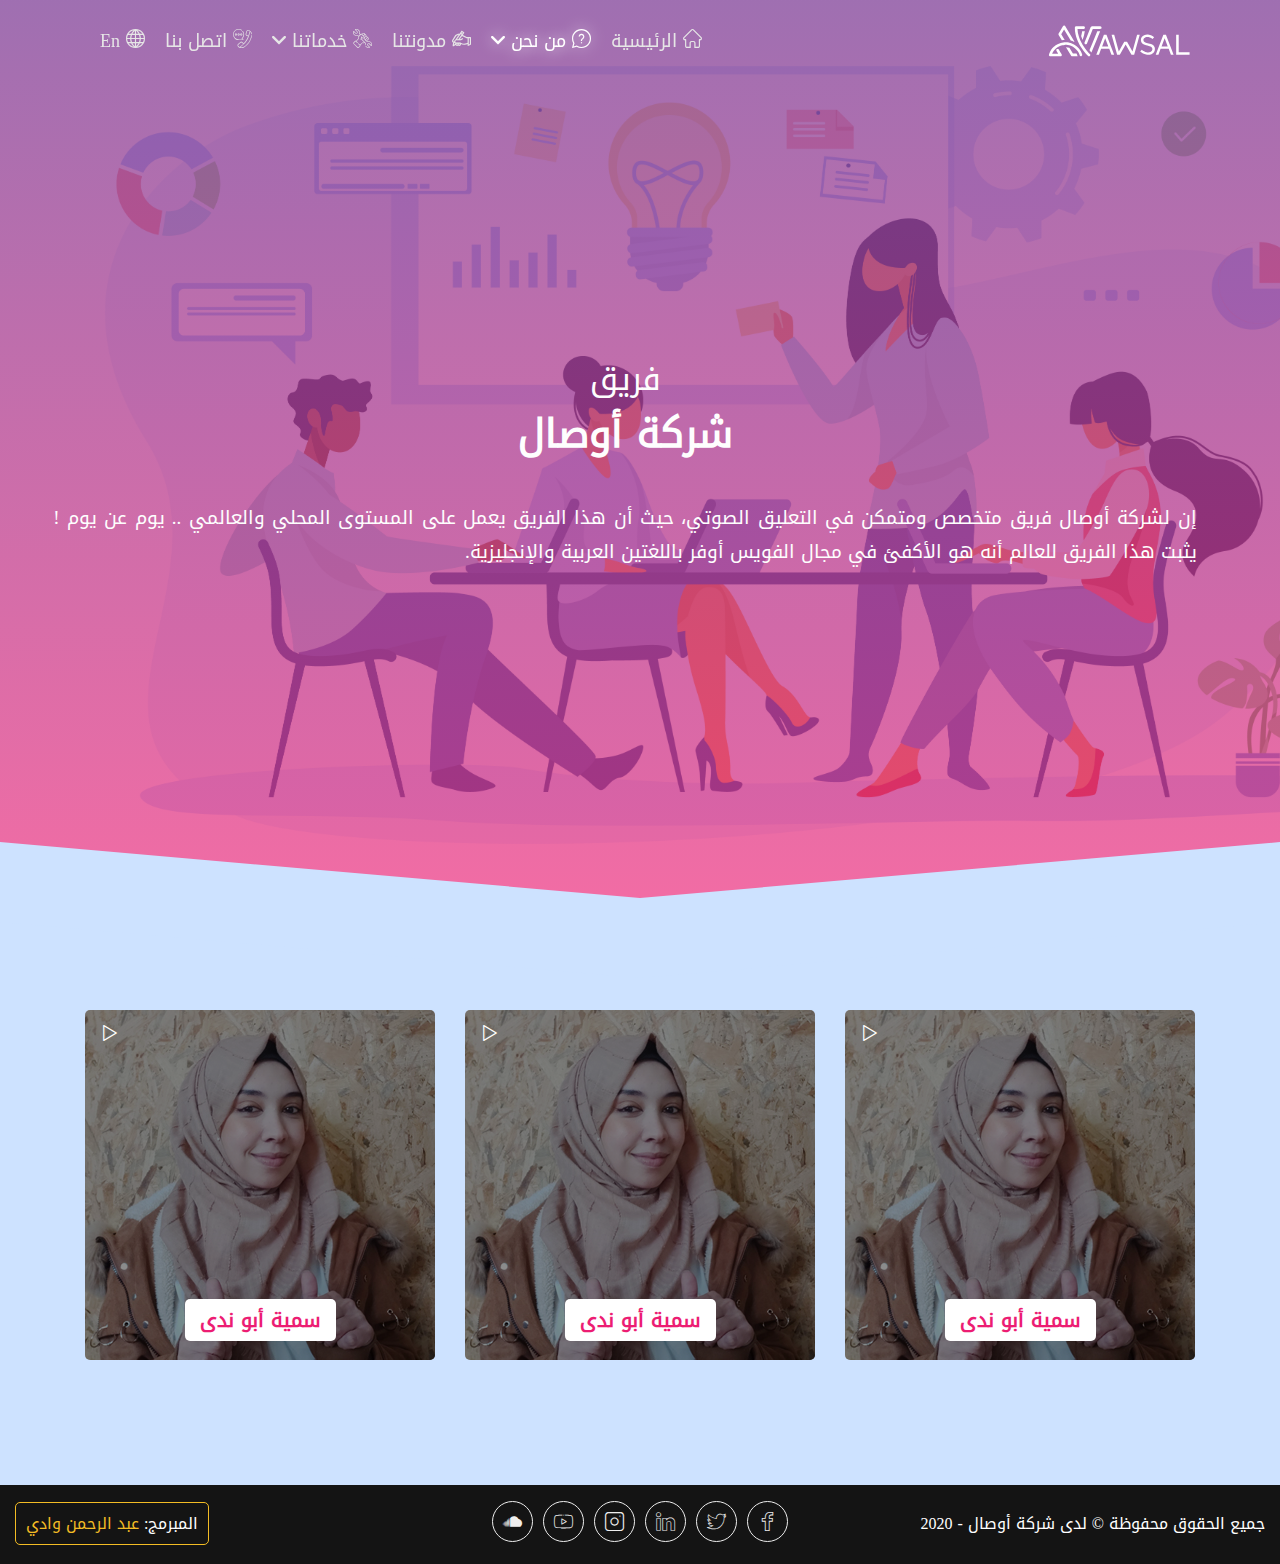
<file: team.html>
<!DOCTYPE html>
<html lang="ar">

<head>
    <title>AWSAL</title>
    <meta charset="UTF-8">
    <meta name="viewport" content="width=device-width, initial-scale=1.0">
    <link rel="stylesheet" href="css/bootstrap.min.css" />
    <link rel="stylesheet" href="css/bootstrap-rtl.css" />
    <link rel="stylesheet" href="css/hamburgers.min.css" />
    <link rel="stylesheet" href="styles.css" />
    <link rel="stylesheet" href="css/main.css" />

</head>

<body>

    <div class="loading">

        <!-- Start Svg Logo Loader -->
        <?xml version="1.0" encoding="utf-8"?>
        <svg version="1.1" id="Layer_1" xmlns="http://www.w3.org/2000/svg" xmlns:xlink="http://www.w3.org/1999/xlink"
            x="0px" y="0px" viewBox="0 0 850 350" style="enable-background:new 0 0 850 350;" xml:space="preserve">
            <style type="text/css">
                .st0 {
                    fill: url(#partLogo6_1_);
                }

                .st1 {
                    fill: url(#partLogo5_1_);
                }

                .st2 {
                    fill: url(#partLogo4_1_);
                }

                .st3 {
                    fill: url(#partLogo3_1_);
                }

                .st4 {
                    fill: url(#partLogo2_2_);
                }

                .st5 {
                    fill: url(#partLogo2_3_);
                }

                .st6 {
                    fill: url(#partLogo1_1_);
                }

                .st7 {
                    opacity: 0.2;
                }

                .st8 {
                    fill: url(#SVGID_1_);
                }

                .st9 {
                    fill: url(#SVGID_2_);
                }

                .st10 {
                    fill: url(#SVGID_3_);
                }

                .st11 {
                    fill: url(#SVGID_4_);
                }

                .st12 {
                    fill: url(#SVGID_5_);
                }

                .st13 {
                    fill: url(#SVGID_6_);
                }

                .st14 {
                    fill: url(#SVGID_7_);
                }

                .st15 {
                    opacity: 0.2;
                    fill: url(#shadowLetter1_1_);
                    enable-background: new;
                }

                .st16 {
                    fill: url(#letter1_1_);
                }

                .st17 {
                    opacity: 0.2;
                    fill: url(#shadowLetter2_1_);
                    enable-background: new;
                }

                .st18 {
                    fill: url(#letter2_1_);
                }

                .st19 {
                    opacity: 0.2;
                    fill: url(#shadowLetter3_1_);
                    enable-background: new;
                }

                .st20 {
                    fill: url(#letter3_1_);
                }

                .st21 {
                    opacity: 0.2;
                    fill: url(#shadowLetter4_1_);
                    enable-background: new;
                }

                .st22 {
                    fill: url(#letter4_1_);
                }

                .st23 {
                    opacity: 0.2;
                    fill: url(#shadowLetter5_1_);
                    enable-background: new;
                }

                .st24 {
                    fill: url(#letter5_1_);
                }
            </style>
            <linearGradient id="partLogo6_1_" gradientUnits="userSpaceOnUse" x1="327.1967" y1="137.9341" x2="242.084"
                y2="211.8703" gradientTransform="matrix(1 0 0 -1 0 352)">
                <stop offset="0" style="stop-color:#7F3F97" />
                <stop offset="1" style="stop-color:#EC1D74" />
            </linearGradient>
            <path id="partLogo6" class="st0"
                d="M268.5,187.4l-16.6,40c4,4.5,7.7,8.6,11.1,12.1l27.1-65.2l22.4-54.2h-16.2L268.5,187.4z" />
            <linearGradient id="partLogo5_1_" gradientUnits="userSpaceOnUse" x1="21.7932" y1="209.0314" x2="491.2028"
                y2="209.0314" gradientTransform="matrix(1 0 0 -1 0 352)">
                <stop offset="0.2418" style="stop-color:#7F3F97" />
                <stop offset="0.4465" style="stop-color:#EC1D74" />
                <stop offset="0.9543" style="stop-color:#F3BC24" />
            </linearGradient>
            <path id="partLogo5" class="st1" d="M320.4,99.7c0-0.5-0.1-1-0.2-1.5l0,0c0-0.2-0.1-0.2-0.2-0.4c0-0.1,0-0.2-0.1-0.2
	c-0.1-0.2-0.2-0.6-0.2-0.8c-0.1-0.2-0.2-0.2-0.2-0.4c-0.1-0.1-0.1-0.2-0.2-0.3l0,0c-0.1-0.2-0.2-0.4-0.3-0.6
	c-0.2-0.2-0.3-0.4-0.5-0.6l0,0c-0.2-0.2-0.3-0.4-0.5-0.6c-0.1-0.1-0.2-0.2-0.3-0.2c-0.2-0.1-0.2-0.2-0.4-0.3
	c-0.2-0.1-0.2-0.2-0.4-0.3h-0.1c-0.4-0.2-0.8-0.5-1.2-0.6l0,0l0,0c-0.1-0.1-0.2-0.1-0.3-0.1h-0.1c-0.3-0.2-0.7-0.2-1-0.3l0,0
	c-0.3-0.1-0.6-0.1-0.9-0.1c-0.1,0-0.1,0-0.2,0c-0.2,0-0.2,0-0.4,0l0,0l0,0l0,0H294h-28.4c-0.4,0-0.8,0-1.2,0.1
	c-2.8,0.5-5.1,2.5-5.9,5.2l-17.3,42.9l-17.3,42.7c-1.1,2.8-0.4,5.8,1.5,7.9c0.1,0.1,0.1,0.2,0.2,0.2c0.7,0.7,1.5,1.3,2.5,1.6
	c0.3,0.2,0.6,0.2,1,0.3c0.6,0.2,1.2,0.2,1.8,0.2c2.3,0,4.5-1.1,6-2.9c0.4-0.6,0.7-1.1,1-1.8l32.9-81.7h17.1h14l0,0H313
	c1,0,2-0.2,2.9-0.6c1.8-0.7,3.2-2.1,4-4l0,0l0,0l0,0c0.1-0.1,0.1-0.2,0.1-0.3l0,0c0.2-0.3,0.2-0.7,0.3-1l0,0
	c0.1-0.4,0.1-0.8,0.1-1.1l0,0C320.3,99.9,320.4,99.8,320.4,99.7L320.4,99.7z" />
            <linearGradient id="partLogo4_1_" gradientUnits="userSpaceOnUse" x1="126.1137" y1="316.6255" x2="279.7178"
                y2="137.8027" gradientTransform="matrix(1 0 0 -1 0 352)">
                <stop offset="0" style="stop-color:#7F3F97" />
                <stop offset="1" style="stop-color:#EC1D74" />
            </linearGradient>
            <path id="partLogo4" class="st2" d="M210.4,120.1c-0.3,2.5-0.7,5-1.1,7.6c-1,5.4-2.1,10.7-3.6,15.9c-0.3,1.2-0.7,2.5-1,3.7
	c2.4,7.4,5.3,14.6,8.4,21.4c6-15.4,10.6-31.9,12.6-49.6c-2,0.6-4.1,1-6.4,1C219.2,120.1,210.4,120.1,210.4,120.1z" />
            <linearGradient id="partLogo3_1_" gradientUnits="userSpaceOnUse" x1="113.3209" y1="313.8582" x2="394.933"
                y2="-11.2241" gradientTransform="matrix(1 0 0 -1 0 352)">
                <stop offset="0.2418" style="stop-color:#7F3F97" />
                <stop offset="0.4465" style="stop-color:#EC1D74" />
                <stop offset="0.9543" style="stop-color:#F3BC24" />
            </linearGradient>
            <path id="partLogo3" class="st3" d="M254.2,249c-2.5-2.5-5.1-5.3-7.8-8.3l0,0c-3-3.3-6.2-7-9.5-10.9c-7.6-9.2-15.7-20.1-23.1-32.2
	c-0.1-0.2-0.2-0.3-0.3-0.6c-0.9-1.5-1.8-2.9-2.6-4.5c-1.6-2.8-3.2-5.6-4.6-8.4c-0.2-0.2-0.3-0.6-0.5-0.8c-1.7-3.2-3.3-6.4-4.8-9.7
	c-1.1-2.4-2.1-4.9-3.2-7.3c-2.5-6.1-4.9-12.5-6.8-19c-3.7-12.7-6.3-26-6.9-40h14.4h12.9h7.6c0.5,0,1-0.1,1.5-0.2
	c1.4-0.3,2.8-1,3.7-2.1c0.3-0.3,0.6-0.7,0.9-1.1c0.7-1.1,1.2-2.4,1.3-3.8c0-0.2,0-0.2,0-0.4l0,0c0-2.1-0.9-3.9-2.1-5.3
	c-1.4-1.4-3.2-2.1-5.3-2.1l0,0h-18.9h-23.7c-2.1,0-3.9,0.9-5.3,2.1c-1.4,1.4-2.1,3.2-2.1,5.3c0,24.9,5.4,48.1,13.7,68.9
	c2.1,5.3,4.4,10.4,6.8,15.4l0,0c2.6,5.4,5.4,10.7,8.4,15.8l0,0c2.5,4.3,5,8.4,7.6,12.4c8.2,12.7,17,23.7,25,33
	c4.4,5.1,8.7,9.6,12.5,13.6l0,0c0.2,0.2,0.4,0.4,0.6,0.6c1.4,1.5,3.4,2.2,5.3,2.2c1.1,0,2.1-0.2,3.2-0.7c0.7-0.3,1.4-0.7,1.9-1.3
	l0,0l0,0l0.1-0.1c0.1-0.1,0.1-0.2,0.2-0.2l0,0c0.2-0.2,0.4-0.4,0.6-0.6l0,0c0.1-0.1,0.2-0.2,0.2-0.2c0.1-0.1,0.2-0.2,0.2-0.2
	c0-0.1,0.1-0.1,0.1-0.2c0.2-0.3,0.3-0.6,0.5-0.9l0.2-0.3c0.3-0.8,0.5-1.6,0.5-2.4c0-0.1,0-0.1,0-0.2c0-0.5,0-1-0.2-1.4
	C255.9,251.5,255.3,250.1,254.2,249z" />
            <linearGradient id="partLogo2_2_" gradientUnits="userSpaceOnUse" x1="-36.9663" y1="235.0337" x2="173.6663"
                y2="95.7583" gradientTransform="matrix(1 0 0 -1 0 352)">
                <stop offset="0" style="stop-color:#7F3F97" />
                <stop offset="1" style="stop-color:#EC1D74" />
            </linearGradient>
            <path id="partLogo2_1_" class="st4" d="M147.2,257.5c0.2,0.2,0.2,0.4,0.4,0.6c0.1,0.1,0.1,0.1,0.2,0.2c0.1,0.1,0.2,0.2,0.2,0.3
	c0.1,0.1,0.2,0.2,0.3,0.3l0.1,0.1l0.1,0.1c0.2,0.2,0.3,0.2,0.5,0.4l0,0c0.1,0.1,0.2,0.1,0.2,0.2c0.2,0.2,0.4,0.2,0.6,0.4
	c0,0,0.1,0,0.1,0.1c0,0,0.1,0,0.1,0.1c0.2,0.1,0.2,0.1,0.4,0.2s0.2,0.2,0.4,0.2c0.1,0,0.1,0,0.2,0.1c0.2,0.1,0.5,0.2,0.7,0.2
	c0.1,0,0.1,0,0.2,0h0.1c0.1,0,0.2,0,0.2,0c0.2,0,0.3,0.1,0.5,0.1c0.1,0,0.2,0,0.2,0s0,0,0.1,0h0.1c0.2,0,0.5,0.1,0.7,0.1h0.1l0,0h31
	c-0.2-0.6-0.4-1.1-0.6-1.8c-1.4-4.7-3.3-9.1-5.6-13.2h-20.5l0,0L138,212.9c-6.1-1.9-12.7-3-19.3-3.3L147.2,257.5
	C147.2,257.4,147.2,257.4,147.2,257.5z" />
            <linearGradient id="partLogo2_3_" gradientUnits="userSpaceOnUse" x1="91.3796" y1="217.0664" x2="269.3554"
                y2="220.5055" gradientTransform="matrix(1 0 0 -1 0 352)">
                <stop offset="0.2418" style="stop-color:#7F3F97" />
                <stop offset="0.8317" style="stop-color:#F3BC24" />
                <stop offset="0.8457" style="stop-color:#EC1D74" />
            </linearGradient>
            <path id="partLogo2" class="st5" d="M76.2,137L76.2,137c0,0.2,0,0.4,0.1,0.6c0,0.1,0,0.2,0,0.2c0,0.2,0.1,0.2,0.1,0.4
	c0,0.1,0,0.1,0,0.2v0.1v0.1c0.1,0.2,0.1,0.3,0.2,0.6c0,0.1,0.1,0.2,0.1,0.2c0,0,0,0,0,0.1v0.1c0,0.1,0.1,0.2,0.1,0.3
	c0.1,0.2,0.2,0.5,0.3,0.6l0,0l17.5,29.3l0.7,1.3c5.3-1,10.7-1.7,16.2-1.9L92,136.5l16-26.7l37.7,63c6.8,1.9,13.5,4.4,20,7.6
	c0-0.2,0.1-0.5,0.1-0.7c0.1-1.4-0.2-2.9-1-4.2l-50-84c-0.2-0.4-0.5-0.7-0.8-1.1c-0.1-0.1-0.2-0.2-0.2-0.2c-0.3-0.3-0.6-0.6-1-0.9
	c0,0,0,0-0.1,0c-0.3-0.2-0.7-0.5-1-0.6c-0.1-0.1-0.2-0.1-0.3-0.2c-0.4-0.2-0.8-0.3-1.2-0.4H110c-0.4-0.1-0.8-0.2-1.2-0.2
	c-0.1,0-0.2,0-0.3,0c-0.4,0-0.9,0-1.3,0.1h-0.1c-0.4,0.1-0.8,0.2-1.2,0.3c-0.1,0-0.2,0.1-0.3,0.1c-0.4,0.2-0.8,0.3-1.2,0.6
	c-1.1,0.7-2.1,1.7-2.6,2.7l0,0l-0.1,0.1l-15.9,26.7l-8.6,14.4c-0.2,0.2-0.2,0.4-0.3,0.6c0,0,0,0,0,0.1c-0.1,0.1-0.1,0.2-0.2,0.3
	c-0.1,0.1-0.1,0.2-0.2,0.3c0,0.1,0,0.1-0.1,0.2c0,0.1-0.1,0.2-0.1,0.3c0,0.1,0,0.1-0.1,0.2c-0.1,0.2-0.1,0.3-0.1,0.5c0,0,0,0,0,0.1
	c0,0.1,0,0.1,0,0.2s0,0.2,0,0.2c0,0.1,0,0.2,0,0.2s0,0.2,0,0.2c0,0.2,0,0.2,0,0.4c0,0.2,0,0.2,0,0.4C76.2,136.9,76.2,136.9,76.2,137
	z" />
            <linearGradient id="partLogo1_1_" gradientUnits="userSpaceOnUse" x1="-63.1432" y1="109.0223" x2="416.5831"
                y2="156.3071" gradientTransform="matrix(1 0 0 -1 0 352)">
                <stop offset="0.2418" style="stop-color:#7F3F97" />
                <stop offset="0.4465" style="stop-color:#EC1D74" />
                <stop offset="0.9543" style="stop-color:#F3BC24" />
            </linearGradient>
            <path id="partLogo1" class="st6" d="M22.8,257.2c0.9,1.8,2.5,3.3,4.6,4c0.7,0.2,1.4,0.3,2.1,0.3c0.2,0,0.6,0,0.8-0.1
	c0.1,0,0.1,0,0.2,0l19.2,0.1l38.1,0.2l0,0l0,0l0,0c0,0,0,0,0.1,0c0,0,0,0,0.1,0c0.2,0,0.6,0,0.8-0.1c0.1,0,0.2,0,0.3-0.1
	c0.2,0,0.4-0.1,0.6-0.2l0,0c0.1,0,0.2,0,0.2-0.1c0.1,0,0.2-0.1,0.2-0.1c0.5-0.2,1-0.4,1.4-0.6l0,0h0.1l0.1-0.1l0,0
	c0.1-0.1,0.2-0.2,0.3-0.2c0.1-0.1,0.2-0.2,0.3-0.2c0.1-0.1,0.2-0.1,0.2-0.2c0,0,0.1,0,0.1-0.1c0.1-0.1,0.2-0.2,0.3-0.2
	c0.1-0.1,0.2-0.2,0.2-0.2c0.1-0.1,0.2-0.2,0.2-0.2l0.1-0.1c0.1-0.1,0.2-0.2,0.2-0.2c0.1-0.1,0.2-0.2,0.2-0.3c0-0.1,0.1-0.1,0.1-0.2
	l0.1-0.1c0.1-0.1,0.2-0.2,0.2-0.3c0.1-0.1,0.1-0.2,0.2-0.3v-0.1c0-0.1,0.1-0.2,0.1-0.2c0.1-0.2,0.1-0.2,0.2-0.4
	c0-0.1,0.1-0.2,0.1-0.2v-0.1c0-0.1,0-0.1,0-0.2s0.1-0.2,0.1-0.2c0-0.1,0-0.1,0.1-0.2c0-0.1,0-0.1,0-0.2s0-0.1,0-0.2
	c0-0.1,0-0.2,0.1-0.2c0-0.1,0.1-0.2,0.1-0.3s0-0.2,0-0.3c0-0.2,0-0.3,0-0.4s0-0.1,0-0.2l0,0l0,0c0-0.1,0-0.1,0-0.2
	c0-0.2,0-0.3,0-0.5c0-0.1,0-0.2,0-0.3c0-0.1,0-0.2-0.1-0.3v-0.1c0-0.1,0-0.2-0.1-0.3c0-0.2-0.1-0.2-0.1-0.4c0-0.2-0.1-0.2-0.1-0.4
	c0-0.1-0.1-0.2-0.1-0.3c-0.1-0.2-0.1-0.2-0.2-0.4l0,0c0-0.1-0.1-0.2-0.1-0.2c-0.1-0.1-0.1-0.2-0.2-0.2c0-0.1-0.1-0.1-0.1-0.2
	c0,0,0,0,0-0.1v-0.1l-7.2-12.1L78,223.2l0,0c-0.2-0.4-0.5-0.7-0.8-1.1c-0.1-0.1-0.2-0.2-0.2-0.2c-0.3-0.3-0.6-0.6-1-0.9
	c0,0,0,0-0.1,0c-0.3-0.2-0.7-0.5-1-0.6c-0.1-0.1-0.2-0.1-0.3-0.2c-0.4-0.2-0.8-0.3-1.2-0.4h-0.1c-0.4-0.1-0.8-0.2-1.2-0.2
	c-0.1,0-0.2,0-0.3,0c-0.4,0-0.9,0-1.3,0.1h-0.1c-0.4,0.1-0.8,0.2-1.2,0.3c-0.1,0-0.2,0.1-0.3,0.1c-0.4,0.2-0.8,0.3-1.2,0.6l0,0
	c-3.5,2.1-4.7,6.7-2.5,10.3l4.5,7.6l4.8,8l-19.6,0.1l-14.7-0.1c10.5-23.8,31.9-41.4,57-47.5c4.5-1.1,9.1-1.8,13.8-2.1
	c1.8-0.2,3.7-0.2,5.6-0.2c4.1,0,8.3,0.3,12.3,0.9c6.1,0.9,12.1,2.5,17.8,4.6c8.2,3.1,15.8,7.6,22.5,13c6.3,5.1,11.8,11.1,16.4,17.9
	c2.7,4.1,5.2,8.4,7.2,12.9c1.4,3,2.5,6.2,3.5,9.5l0,0c0.2,0.5,0.3,0.9,0.6,1.3c0.1,0.2,0.2,0.2,0.2,0.4c0.2,0.2,0.3,0.6,0.6,0.8
	c0.1,0.2,0.2,0.2,0.3,0.4c0.2,0.2,0.4,0.4,0.6,0.6c0.1,0.1,0.2,0.2,0.3,0.3c0.2,0.2,0.6,0.4,0.9,0.6c0.1,0.1,0.2,0.1,0.2,0.2
	c0.4,0.2,0.8,0.4,1.2,0.5c0.1,0,0.2,0.1,0.3,0.1c0.3,0.1,0.6,0.2,1,0.2c0.2,0,0.3,0,0.5,0c0.2,0,0.3,0,0.5,0c0.2,0,0.3,0,0.5,0
	c0.2,0,0.2,0,0.4,0c0.3,0,0.6-0.1,0.9-0.2h0.1l0,0c0.1,0,0.2,0,0.3-0.1c3.8-1.2,6-5.2,5-9.1c0-0.1,0-0.2-0.1-0.3
	c-0.5-1.6-1-3.1-1.6-4.6c-1.7-4.5-3.7-9-6-13.3c-6.8-12.3-16.2-23.3-27.5-31.8c-2.1-1.6-4.4-3.1-6.6-4.5c-5.3-3.3-10.7-6.1-16.5-8.4
	c-4.8-1.9-9.7-3.3-14.8-4.5c-0.7-0.2-1.4-0.3-2.1-0.5c-5.3-1-10.7-1.6-16.1-1.8c-1,0-1.9-0.1-2.9-0.1c-4.7,0-9.4,0.3-14,1
	c-4.5,0.6-9,1.6-13.4,2.9c-10.2,2.9-19.8,7.5-28.7,13.7c-1.1,0.8-2.1,1.5-3.3,2.4c-2,1.5-3.9,3.1-5.8,4.8c-1,1-2.1,1.9-3.1,2.9l0,0
	C38.1,219.1,30.2,230.9,25,244c-1,2.6-2,5.3-2.8,8c-0.4,1.3-0.4,2.5-0.1,3.7C22.4,256.2,22.5,256.6,22.8,257.2z" />
            <g id="shadowLogo" class="st7">
                <g>

                    <linearGradient id="SVGID_1_" gradientUnits="userSpaceOnUse" x1="94.9612" y1="216.8276"
                        x2="272.9371" y2="220.2667" gradientTransform="matrix(1 0 0 -1 0 352)">
                        <stop offset="0.2418" style="stop-color:#7F3F97" />
                        <stop offset="0.8317" style="stop-color:#F3BC24" />
                        <stop offset="0.8457" style="stop-color:#EC1D74" />
                    </linearGradient>
                    <path class="st8" d="M79.8,137.2L79.8,137.2c0,0.2,0,0.4,0.1,0.6c0,0.1,0,0.2,0,0.2c0,0.2,0.1,0.2,0.1,0.4c0,0.1,0,0.1,0,0.2v0.1
			v0.1c0.1,0.2,0.1,0.3,0.2,0.6c0,0.1,0.1,0.2,0.1,0.2c0,0,0,0,0,0.1v0.1c0,0.1,0.1,0.2,0.1,0.3c0.1,0.2,0.2,0.5,0.3,0.6l0,0
			l17.5,29.3l0.7,1.3c5.3-1,10.7-1.7,16.2-1.9l-19.4-32.5l16-26.7l37.7,63c6.8,1.9,13.5,4.4,20,7.6c0-0.2,0.1-0.5,0.1-0.7
			c0.1-1.4-0.2-2.9-1-4.2l-50-84c-0.2-0.4-0.5-0.7-0.8-1.1c-0.1-0.1-0.2-0.2-0.2-0.2c-0.3-0.3-0.6-0.6-1-0.9c0,0,0,0-0.1,0
			c-0.3-0.2-0.7-0.5-1-0.6c-0.1-0.1-0.2-0.1-0.3-0.2c-0.4-0.2-0.8-0.3-1.2-0.4h-0.1c-0.4-0.1-0.8-0.2-1.2-0.2c-0.1,0-0.2,0-0.3,0
			c-0.4,0-0.9,0-1.3,0.1h-0.1c-0.4,0.1-0.8,0.2-1.2,0.3c-0.1,0-0.2,0.1-0.3,0.1c-0.4,0.2-0.8,0.3-1.2,0.6c-1.1,0.7-2.1,1.7-2.6,2.7
			l0,0l-0.1,0.1l-15.9,26.7l-8.6,14.4c-0.2,0.2-0.2,0.4-0.3,0.6c0,0,0,0,0,0.1c-0.1,0.1-0.1,0.2-0.2,0.3c-0.1,0.1-0.1,0.2-0.2,0.3
			c0,0.1,0,0.1-0.1,0.2c0,0.1-0.1,0.2-0.1,0.3c0,0.1,0,0.1-0.1,0.2c-0.1,0.2-0.1,0.3-0.1,0.5c0,0,0,0,0,0.1c0,0.1,0,0.1,0,0.2
			s0,0.2,0,0.2c0,0.1,0,0.2,0,0.2s0,0.2,0,0.2c0,0.2,0,0.2,0,0.4c0,0.2,0,0.2,0,0.4C79.8,137.2,79.8,137.2,79.8,137.2z" />

                    <linearGradient id="SVGID_2_" gradientUnits="userSpaceOnUse" x1="-33.3869" y1="234.7967"
                        x2="177.2456" y2="95.5213" gradientTransform="matrix(1 0 0 -1 0 352)">
                        <stop offset="0" style="stop-color:#7F3F97" />
                        <stop offset="1" style="stop-color:#EC1D74" />
                    </linearGradient>
                    <path class="st9" d="M150.8,257.8c0.2,0.2,0.2,0.4,0.4,0.6c0.1,0.1,0.1,0.1,0.2,0.2c0.1,0.1,0.2,0.2,0.2,0.3
			c0.1,0.1,0.2,0.2,0.3,0.3l0.1,0.1l0.1,0.1c0.2,0.2,0.3,0.2,0.5,0.4l0,0c0.1,0.1,0.2,0.1,0.2,0.2c0.2,0.2,0.4,0.2,0.6,0.4
			c0,0,0.1,0,0.1,0.1c0,0,0.1,0,0.1,0.1c0.2,0.1,0.2,0.1,0.4,0.2s0.2,0.2,0.4,0.2c0.1,0,0.1,0,0.2,0.1c0.2,0.1,0.5,0.2,0.7,0.2
			c0.1,0,0.1,0,0.2,0h0.1c0.1,0,0.2,0,0.2,0c0.2,0,0.3,0.1,0.5,0.1c0.1,0,0.2,0,0.2,0s0,0,0.1,0h0.1c0.2,0,0.5,0.1,0.7,0.1h0.1l0,0
			h31c-0.2-0.6-0.4-1.1-0.6-1.8c-1.4-4.7-3.3-9.1-5.6-13.2h-20.5l0,0l-19.8-33.1c-6.1-1.9-12.7-3-19.3-3.3L150.8,257.8
			C150.8,257.7,150.8,257.7,150.8,257.8z" />

                    <linearGradient id="SVGID_3_" gradientUnits="userSpaceOnUse" x1="-59.5767" y1="108.9411"
                        x2="420.1496" y2="156.226" gradientTransform="matrix(1 0 0 -1 0 352)">
                        <stop offset="0.2418" style="stop-color:#7F3F97" />
                        <stop offset="0.4465" style="stop-color:#EC1D74" />
                        <stop offset="0.9543" style="stop-color:#F3BC24" />
                    </linearGradient>
                    <path class="st10" d="M26.4,257.4c0.9,1.8,2.5,3.3,4.6,4c0.7,0.2,1.4,0.3,2.1,0.3c0.2,0,0.6,0,0.8-0.1c0.1,0,0.1,0,0.2,0l19.2,0.1
			l38.1,0.2l0,0l0,0l0,0c0,0,0,0,0.1,0c0,0,0,0,0.1,0c0.2,0,0.6,0,0.8-0.1c0.1,0,0.2,0,0.3-0.1c0.2,0,0.4-0.1,0.6-0.2l0,0
			c0.1,0,0.2,0,0.2-0.1c0.1,0,0.2-0.1,0.2-0.1c0.5-0.2,1-0.4,1.4-0.6l0,0h0.1l0.1-0.1l0,0c0.1-0.1,0.2-0.2,0.3-0.2
			c0.1-0.1,0.2-0.2,0.3-0.2c0.1-0.1,0.2-0.1,0.2-0.2c0,0,0.1,0,0.1-0.1c0.1-0.1,0.2-0.2,0.3-0.2c0.1-0.1,0.2-0.2,0.2-0.2
			c0.1-0.1,0.2-0.2,0.2-0.2l0.1-0.1c0.1-0.1,0.2-0.2,0.2-0.2c0.1-0.1,0.2-0.2,0.2-0.3c0-0.1,0.1-0.1,0.1-0.2l0.1-0.1
			c0.1-0.1,0.2-0.2,0.2-0.3c0.1-0.1,0.1-0.2,0.2-0.3v-0.1c0-0.1,0.1-0.2,0.1-0.2c0.1-0.2,0.1-0.2,0.2-0.4c0-0.1,0.1-0.2,0.1-0.2
			v-0.1c0-0.1,0-0.1,0-0.2s0.1-0.2,0.1-0.2c0-0.1,0-0.1,0.1-0.2c0-0.1,0-0.1,0-0.2c0-0.1,0-0.1,0-0.2s0-0.2,0.1-0.2
			c0-0.1,0.1-0.2,0.1-0.3c0-0.1,0-0.2,0-0.3c0-0.2,0-0.3,0-0.4c0-0.1,0-0.1,0-0.2l0,0l0,0c0-0.1,0-0.1,0-0.2c0-0.2,0-0.3,0-0.5
			c0-0.1,0-0.2,0-0.3s0-0.2-0.1-0.3v-0.1c0-0.1,0-0.2-0.1-0.3c0-0.2-0.1-0.2-0.1-0.4c0-0.2-0.1-0.2-0.1-0.4c0-0.1-0.1-0.2-0.1-0.3
			c-0.1-0.2-0.1-0.2-0.2-0.4l0,0c0-0.1-0.1-0.2-0.1-0.2c-0.1-0.1-0.1-0.2-0.2-0.2c0-0.1-0.1-0.1-0.1-0.2c0,0,0,0,0-0.1v-0.1
			l-7.2-12.1l-8.9-14.9l0,0c-0.2-0.4-0.5-0.7-0.8-1.1c-0.1-0.1-0.2-0.2-0.2-0.2c-0.3-0.3-0.6-0.6-1-0.9c0,0,0,0-0.1,0
			c-0.3-0.2-0.7-0.5-1-0.6c-0.1-0.1-0.2-0.1-0.3-0.2c-0.4-0.2-0.8-0.3-1.2-0.4h-0.1c-0.4-0.1-0.8-0.2-1.2-0.2c-0.1,0-0.2,0-0.3,0
			c-0.4,0-0.9,0-1.3,0.1H74c-0.4,0.1-0.8,0.2-1.2,0.3c-0.1,0-0.2,0.1-0.3,0.1c-0.4,0.2-0.8,0.3-1.2,0.6l0,0
			c-3.5,2.1-4.7,6.7-2.5,10.3l4.5,7.6l4.8,8l-19.6-0.1l-14.7-0.1c10.5-23.8,31.9-41.4,57-47.5c4.5-1.1,9.1-1.8,13.8-2.1
			c1.8-0.2,3.7-0.2,5.6-0.2c4.1,0,8.3,0.3,12.3,0.9c6.1,0.9,12.1,2.5,17.8,4.6c8.2,3.1,15.8,7.6,22.5,13
			c6.3,5.1,11.8,11.1,16.4,17.9c2.7,4.1,5.2,8.4,7.2,12.9c1.4,3,2.5,6.2,3.5,9.5l0,0c0.2,0.5,0.3,0.9,0.6,1.3
			c0.1,0.2,0.2,0.2,0.2,0.4c0.2,0.2,0.3,0.6,0.6,0.8c0.1,0.2,0.2,0.2,0.3,0.4c0.2,0.2,0.4,0.4,0.6,0.6c0.1,0.1,0.2,0.2,0.3,0.3
			c0.2,0.2,0.6,0.4,0.9,0.6c0.1,0.1,0.2,0.1,0.2,0.2c0.4,0.2,0.8,0.4,1.2,0.5c0.1,0,0.2,0.1,0.3,0.1c0.3,0.1,0.6,0.2,1,0.2
			c0.2,0,0.3,0,0.5,0c0.2,0,0.3,0,0.5,0c0.2,0,0.3,0,0.5,0c0.2,0,0.2,0,0.4,0c0.3,0,0.6-0.1,0.9-0.2h0.1l0,0c0.1,0,0.2,0,0.3-0.1
			c3.8-1.2,6-5.2,5-9.1c0-0.1,0-0.2-0.1-0.3c-0.5-1.6-1-3.1-1.6-4.6c-1.7-4.5-3.7-9-6-13.3c-6.8-12.3-16.2-23.3-27.5-31.8
			c-2.1-1.6-4.4-3.1-6.6-4.5c-5.3-3.3-10.7-6.1-16.5-8.4c-4.8-1.9-9.7-3.3-14.8-4.5c-0.7-0.2-1.4-0.3-2.1-0.5
			c-5.3-1-10.7-1.6-16.1-1.8c-1,0-1.9-0.1-2.9-0.1c-4.7,0-9.4,0.3-14,1c-4.5,0.6-9,1.6-13.4,2.9c-10.2,2.9-19.8,7.5-28.7,13.7
			c-1.1,0.8-2.1,1.5-3.3,2.4c-2,1.5-3.9,3.1-5.8,4.8c-1,1-2.1,1.9-3.1,2.9l0,0c-10.1,9.8-18.1,21.7-23.2,34.7c-1,2.6-2,5.3-2.8,8
			c-0.4,1.3-0.4,2.5-0.1,3.7C26,256.4,26.1,256.9,26.4,257.4z" />
                </g>
                <g>

                    <linearGradient id="SVGID_4_" gradientUnits="userSpaceOnUse" x1="330.776" y1="137.6978"
                        x2="245.6632" y2="211.6341" gradientTransform="matrix(1 0 0 -1 0 352)">
                        <stop offset="0" style="stop-color:#7F3F97" />
                        <stop offset="1" style="stop-color:#EC1D74" />
                    </linearGradient>
                    <path class="st11"
                        d="M272.1,187.6l-16.6,40c4,4.5,7.7,8.6,11.1,12.1l27.1-65.2l22.4-54.2H300L272.1,187.6z" />

                    <linearGradient id="SVGID_5_" gradientUnits="userSpaceOnUse" x1="116.9003" y1="313.6227"
                        x2="398.5123" y2="-11.4597" gradientTransform="matrix(1 0 0 -1 0 352)">
                        <stop offset="0.2418" style="stop-color:#7F3F97" />
                        <stop offset="0.4465" style="stop-color:#EC1D74" />
                        <stop offset="0.9543" style="stop-color:#F3BC24" />
                    </linearGradient>
                    <path class="st12" d="M257.8,249.2c-2.5-2.5-5.1-5.3-7.8-8.3l0,0c-3-3.3-6.2-7-9.5-10.9c-7.6-9.2-15.7-20.1-23.1-32.2
			c-0.1-0.2-0.2-0.3-0.3-0.6c-0.9-1.5-1.8-2.9-2.6-4.5c-1.6-2.8-3.2-5.6-4.6-8.4c-0.2-0.2-0.3-0.6-0.5-0.8c-1.7-3.2-3.3-6.4-4.8-9.7
			c-1.1-2.4-2.1-4.9-3.2-7.3c-2.5-6.1-4.9-12.5-6.8-19c-3.7-12.7-6.3-26-6.9-40h14.4H215h7.6c0.5,0,1-0.1,1.5-0.2
			c1.4-0.3,2.8-1,3.7-2.1c0.3-0.3,0.6-0.7,0.9-1.1c0.7-1.1,1.2-2.4,1.3-3.8c0-0.2,0-0.2,0-0.4l0,0c0-2.1-0.9-3.9-2.1-5.3
			c-1.4-1.4-3.2-2.1-5.3-2.1l0,0h-18.9H180c-2.1,0-3.9,0.9-5.3,2.1c-1.4,1.4-2.1,3.2-2.1,5.3c0,24.9,5.4,48.1,13.7,68.9
			c2.1,5.3,4.4,10.4,6.8,15.4l0,0c2.6,5.4,5.4,10.7,8.4,15.8l0,0c2.5,4.3,5,8.4,7.6,12.4c8.2,12.7,17,23.7,25,33
			c4.4,5.1,8.7,9.6,12.5,13.6l0,0c0.2,0.2,0.4,0.4,0.6,0.6c1.4,1.5,3.4,2.2,5.3,2.2c1.1,0,2.1-0.2,3.2-0.7c0.7-0.3,1.4-0.7,1.9-1.3
			l0,0l0,0l0.1-0.1c0.1-0.1,0.1-0.2,0.2-0.2l0,0c0.2-0.2,0.4-0.4,0.6-0.6l0,0c0.1-0.1,0.2-0.2,0.2-0.2c0.1-0.1,0.2-0.2,0.2-0.2
			c0-0.1,0.1-0.1,0.1-0.2c0.2-0.3,0.3-0.6,0.5-0.9l0.2-0.3c0.3-0.8,0.5-1.6,0.5-2.4c0-0.1,0-0.1,0-0.2c0-0.5,0-1-0.2-1.4
			C259.5,251.6,258.9,250.3,257.8,249.2z" />

                    <linearGradient id="SVGID_6_" gradientUnits="userSpaceOnUse" x1="129.6931" y1="316.39" x2="283.2972"
                        y2="137.5672" gradientTransform="matrix(1 0 0 -1 0 352)">
                        <stop offset="0" style="stop-color:#7F3F97" />
                        <stop offset="1" style="stop-color:#EC1D74" />
                    </linearGradient>
                    <path class="st13" d="M214,120.4c-0.3,2.5-0.7,5-1.1,7.6c-1,5.4-2.1,10.7-3.6,15.9c-0.3,1.2-0.7,2.5-1,3.7
			c2.4,7.4,5.3,14.6,8.4,21.4c6-15.4,10.6-31.9,12.6-49.6c-2,0.6-4.1,1-6.4,1C222.8,120.4,214,120.4,214,120.4z" />

                    <linearGradient id="SVGID_7_" gradientUnits="userSpaceOnUse" x1="25.3748" y1="208.6732"
                        x2="494.7844" y2="208.6732" gradientTransform="matrix(1 0 0 -1 0 352)">
                        <stop offset="0.2418" style="stop-color:#7F3F97" />
                        <stop offset="0.4465" style="stop-color:#EC1D74" />
                        <stop offset="0.9543" style="stop-color:#F3BC24" />
                    </linearGradient>
                    <path class="st14" d="M324,99.9c0-0.5-0.1-1-0.2-1.5l0,0c0-0.2-0.1-0.2-0.2-0.4c0-0.1,0-0.2-0.1-0.2c-0.1-0.2-0.2-0.6-0.2-0.8
			c-0.1-0.2-0.2-0.2-0.2-0.4c-0.1-0.1-0.1-0.2-0.2-0.3l0,0c-0.1-0.2-0.2-0.4-0.3-0.6c-0.2-0.2-0.3-0.4-0.5-0.6l0,0
			c-0.2-0.2-0.3-0.4-0.5-0.6c-0.1-0.1-0.2-0.2-0.3-0.2c-0.2-0.1-0.2-0.2-0.4-0.3c-0.2-0.1-0.2-0.2-0.4-0.3h-0.1
			c-0.4-0.2-0.8-0.5-1.2-0.6l0,0l0,0c-0.1-0.1-0.2-0.1-0.3-0.1h-0.1c-0.3-0.2-0.7-0.2-1-0.3l0,0c-0.3-0.1-0.6-0.1-0.9-0.1
			c-0.1,0-0.1,0-0.2,0c-0.2,0-0.2,0-0.4,0l0,0l0,0l0,0h-18.9h-28.4c-0.4,0-0.8,0-1.2,0.1c-2.8,0.5-5.1,2.5-5.9,5.2l-17.3,42.9
			l-17.3,42.9c-1.1,2.8-0.4,5.8,1.5,7.9c0.1,0.1,0.1,0.2,0.2,0.2c0.7,0.7,1.5,1.3,2.5,1.6c0.3,0.2,0.6,0.2,1,0.3
			c0.6,0.2,1.2,0.2,1.8,0.2c2.3,0,4.5-1.1,6-2.9c0.4-0.6,0.7-1.1,1-1.8l32.9-81.7h17.1h14l0,0h11.2c1,0,2-0.2,2.9-0.6
			c1.8-0.7,3.2-2.1,4-4l0,0l0,0l0,0c0.1-0.1,0.1-0.2,0.1-0.3l0,0c0.2-0.3,0.2-0.7,0.3-1l0,0c0.1-0.4,0.1-0.8,0.1-1.1l0,0
			C323.9,100.1,324,100.1,324,99.9L324,99.9z" />
                </g>
            </g>
            <g id="letter01">

                <linearGradient id="shadowLetter1_1_" gradientUnits="userSpaceOnUse" x1="250.037" y1="180.053"
                    x2="884.6036" y2="-12.527" gradientTransform="matrix(1 0 0 -1 0 352)">
                    <stop offset="0.2418" style="stop-color:#7F3F97" />
                    <stop offset="0.4465" style="stop-color:#EC1D74" />
                    <stop offset="0.9543" style="stop-color:#F3BC24" />
                </linearGradient>
                <path id="shadowLetter1" class="st15" d="M373.8,219.4h-45.9l-12.4,32.7h-15.2l43.3-112.4h14.6l43.4,112.4h-15.3L373.8,219.4z
		 M350.9,160l-17.5,45.5h34.9L350.9,160z" />

                <linearGradient id="letter1_1_" gradientUnits="userSpaceOnUse" x1="240.3248" y1="180.1016" x2="874.8914"
                    y2="-12.4783" gradientTransform="matrix(1 0 0 -1 0 352)">
                    <stop offset="0.2418" style="stop-color:#7F3F97" />
                    <stop offset="0.4465" style="stop-color:#EC1D74" />
                    <stop offset="0.9543" style="stop-color:#F3BC24" />
                </linearGradient>
                <path id="letter1" class="st16" d="M364,219.4h-45.9l-12.4,32.7h-15.2l43.3-112.5h14.6L391.8,252h-15.3L364,219.4z M341.2,160
		l-17.5,45.5h34.9L341.2,160z" />
            </g>
            <g id="letter02">

                <linearGradient id="shadowLetter2_1_" gradientUnits="userSpaceOnUse" x1="254.2734" y1="225.3857"
                    x2="888.84" y2="32.8059" gradientTransform="matrix(1 0 0 -1 0 352)">
                    <stop offset="0.2418" style="stop-color:#7F3F97" />
                    <stop offset="0.4465" style="stop-color:#EC1D74" />
                    <stop offset="0.9543" style="stop-color:#F3BC24" />
                </linearGradient>
                <path id="shadowLetter2" class="st17" d="M466.6,194.2l-33,57.9h-15.2l-31.4-112.4h14.9l26,94l30.8-53.9h15.9l30.7,53.9l26.2-94
		h14.9L515,252h-15.2L466.6,194.2z" />

                <linearGradient id="letter2_1_" gradientUnits="userSpaceOnUse" x1="244.5532" y1="225.4081" x2="879.1198"
                    y2="32.8282" gradientTransform="matrix(1 0 0 -1 0 352)">
                    <stop offset="0.2418" style="stop-color:#7F3F97" />
                    <stop offset="0.4465" style="stop-color:#EC1D74" />
                    <stop offset="0.9543" style="stop-color:#F3BC24" />
                </linearGradient>
                <path id="letter2" class="st18" d="M456.9,194.2l-33,57.9h-15.2l-31.4-112.4h14.9l26,94l30.8-53.9H465l30.7,53.9l26.2-94h14.9
		L505.3,252h-15.2L456.9,194.2z" />
            </g>
            <g id="letter03">

                <linearGradient id="shadowLetter3_1_" gradientUnits="userSpaceOnUse" x1="258.6436" y1="257.2579"
                    x2="893.2101" y2="64.678" gradientTransform="matrix(1 0 0 -1 0 352)">
                    <stop offset="0.2418" style="stop-color:#7F3F97" />
                    <stop offset="0.4465" style="stop-color:#EC1D74" />
                    <stop offset="0.9543" style="stop-color:#F3BC24" />
                </linearGradient>
                <path id="shadowLetter3" class="st19" d="M582.6,251.9c-11.7-2.3-23.2-8.2-33.5-17.1l9.4-10.5c8.3,7.3,17.7,12.1,27,14
		c7.9,1.8,15.6,1.2,21.8-1.8c4.1-1.9,11.3-6.6,11.3-16.2c0-11.8-12.6-16.1-25-18.4c-1.2-0.1-18.9-3.8-25.9-7.9
		c-9.5-5.7-14.5-14.2-14.5-24.7c0-5.8,1.9-11.4,5.3-16.2c3.4-4.4,7.9-8,13.3-10.5c7.9-3.8,17.2-4.8,26.7-3.4
		c10.2,1.8,20.8,6.6,29.8,14.2l-9.1,11c-16.2-13.4-32-13.7-41.5-9.4c-6.4,3.1-10.2,8.5-10.2,14.2c0,10.7,9.2,14.9,23.7,18
		c6,1.5,18.4,3.5,25.9,7.7c10.2,5.7,15.6,14.5,15.6,25.4c0,6.4-1.8,12.4-5.4,17.7c-3.4,4.7-8.3,8.3-14,11.3
		c-6,3.1-12.1,3.9-19.1,3.9C590.2,253.2,586.4,252.8,582.6,251.9z" />

                <linearGradient id="letter3_1_" gradientUnits="userSpaceOnUse" x1="248.9111" y1="257.2397" x2="883.4777"
                    y2="64.6597" gradientTransform="matrix(1 0 0 -1 0 352)">
                    <stop offset="0.2418" style="stop-color:#7F3F97" />
                    <stop offset="0.4465" style="stop-color:#EC1D74" />
                    <stop offset="0.9543" style="stop-color:#F3BC24" />
                </linearGradient>
                <path id="letter3" class="st20" d="M572.8,251.9c-11.7-2.3-23.2-8.2-33.5-17.1l9.4-10.5c8.3,7.3,17.7,12.1,27,14
		c7.9,1.8,15.6,1.2,21.8-1.8c4.1-1.9,11.3-6.6,11.3-16.2c0-11.8-12.6-16.1-25-18.4c-1.2-0.1-18.9-3.8-25.9-7.9
		c-9.5-5.7-14.5-14.2-14.5-24.7c0-5.8,1.9-11.4,5.3-16.2c3.4-4.4,7.9-8,13.3-10.5c7.9-3.8,17.2-4.8,26.7-3.4
		c10.2,1.8,20.8,6.6,29.8,14.2l-9.1,11c-16.2-13.4-32-13.7-41.5-9.4c-6.4,3.1-10.2,8.5-10.2,14.2c0,10.7,9.2,14.9,23.7,18
		c6,1.5,18.4,3.5,25.9,7.7c10.2,5.7,15.6,14.5,15.6,25.4c0,6.4-1.8,12.4-5.4,17.7c-3.4,4.7-8.3,8.3-14,11.3
		c-6,3.1-12.1,3.9-19.1,3.9C580.4,253.2,576.6,252.8,572.8,251.9z" />
            </g>
            <g id="letter04">

                <linearGradient id="shadowLetter4_1_" gradientUnits="userSpaceOnUse" x1="261.8949" y1="278.6808"
                    x2="896.4615" y2="86.1009" gradientTransform="matrix(1 0 0 -1 0 352)">
                    <stop offset="0.2418" style="stop-color:#7F3F97" />
                    <stop offset="0.4465" style="stop-color:#EC1D74" />
                    <stop offset="0.9543" style="stop-color:#F3BC24" />
                </linearGradient>
                <path id="shadowLetter4" class="st21" d="M710.7,219.4h-45.9l-12.4,32.7h-15.2l43.3-112.4H695l43.4,112.4h-15.3L710.7,219.4z
		 M687.9,160l-17.5,45.5h34.9L687.9,160z" />

                <linearGradient id="letter4_1_" gradientUnits="userSpaceOnUse" x1="252.1749" y1="278.7032" x2="886.7413"
                    y2="86.1233" gradientTransform="matrix(1 0 0 -1 0 352)">
                    <stop offset="0.2418" style="stop-color:#7F3F97" />
                    <stop offset="0.4465" style="stop-color:#EC1D74" />
                    <stop offset="0.9543" style="stop-color:#F3BC24" />
                </linearGradient>
                <path id="letter4" class="st22" d="M701,219.4h-45.9l-12.4,32.7h-15.2l43.3-112.4h14.6l43.4,112.4h-15.3L701,219.4z M678.1,160
		l-17.5,45.5h34.9L678.1,160z" />
            </g>
            <g id="letter05">

                <linearGradient id="shadowLetter5_1_" gradientUnits="userSpaceOnUse" x1="269.7569" y1="305.0375"
                    x2="904.3235" y2="112.4576" gradientTransform="matrix(1 0 0 -1 0 352)">
                    <stop offset="0.2418" style="stop-color:#7F3F97" />
                    <stop offset="0.4465" style="stop-color:#EC1D74" />
                    <stop offset="0.9543" style="stop-color:#F3BC24" />
                </linearGradient>
                <path id="shadowLetter5" class="st23" d="M753.3,139.6h14.2v98.7H829V252h-75.9V139.6H753.3z" />

                <linearGradient id="letter5_1_" gradientUnits="userSpaceOnUse" x1="260.0368" y1="305.0599" x2="894.6034"
                    y2="112.48" gradientTransform="matrix(1 0 0 -1 0 352)">
                    <stop offset="0.2418" style="stop-color:#7F3F97" />
                    <stop offset="0.4465" style="stop-color:#EC1D74" />
                    <stop offset="0.9543" style="stop-color:#F3BC24" />
                </linearGradient>
                <path id="letter5" class="st24" d="M743.6,139.6h14.2v98.7h61.5V252h-75.9V139.6H743.6z" />
            </g>
        </svg>
        <!-- End Svg Logo Loader -->

        <audio id="soundLoader">
            <source src="sounds/sound-loader.mp3" type="audio/mpeg">
        </audio>

    </div>

    <nav>
        <div class="containerNav container">
            <div>
                <img src="img/svg/logo3.svg" width="150" alt="">
            </div>
            <div class="d-lg-none keyMenu hamburger hamburger--collapse">
                <div class="hamburger-box">
                    <div class="hamburger-inner"></div>
                </div>
            </div>
            <ul class="ulParent d-lg-block">
                <li>
                    <a href="index.html">
                        <i class="icon-grid"></i>
                        الرئيسية
                    </a>
                </li>
                <li>
                    <a class="active" href="javascript: void(0)">
                        <i class="icon-round"></i>
                        من نحن
                        <i class="icon-down-arrow"></i>
                    </a>
                    <ul class="ulChild">
                        <li>
                            <a href="whoUs.html">
                                من نحن ؟
                            </a>
                        </li>
                        <li>
                            <a href="team.html">
                                الفريق
                            </a>
                        </li>
                        <li>
                            <a href="faq.html">
                                أسئلة شائعة
                            </a>
                        </li>
                    </ul>
                </li>
                <li>
                    <a href="blogger.html">
                        <i class="icon-hands-and-gestures"></i>
                        مدونتنا
                    </a>
                </li>
                <li>
                    <a href="javascript: void(0)">
                        <i class="icon-construction-and-tools"></i>
                        خدماتنا
                        <i class="icon-down-arrow"></i>
                    </a>
                    <ul class="ulChild">
                        <li>
                            <a href="service-1.html">
                                التعليق الصوتي
                            </a>
                        </li>
                        <li>
                            <a href="service-2.html">
                                كتابة المحتوى
                            </a>
                        </li>
                        <li>
                            <a href="service-3.html">
                                تدقيق لغوي
                            </a>
                        </li>
                        <li>
                            <a href="service-4.html">
                                الترجمة
                            </a>
                        </li>
                        <li>
                            <a href="service-5.html">
                                الهندسة الصوتية
                            </a>
                        </li>
                    </ul>
                </li>
                <li>
                    <a href="contact.html">
                        <i class="icon-communications"></i>
                        اتصل بنا
                    </a>
                </li>
                <li>
                    <a href="">
                        <i class="icon-home-1"></i>
                        En
                    </a>
                </li>
            </ul>
        </div>
    </nav>

    <div class="container-fluid containerTeamAwsal tab1">
        <div class="row">
            <div class="col-xl-11 m-auto textTeamAwsal text-center">
                <h2 class="titleTeamAwsal">
                    فريق
                    <br class="d-md-none d-xl-block">
                    <span class="h1">
                        شركة أوصال
                    </span>
                </h2>
                <p class="desTeamAwsal mb-3 mb-lg-0">
                    إن لشركة أوصال فريق متخصص ومتمكن في التعليق الصوتي، حيث أن هذا الفريق يعمل على المستوى المحلي
                    والعالمي .. يوم عن يوم ! يثبت هذا الفريق للعالم أنه هو الأكفئ في مجال الفويس أوفر باللغتين العربية
                    والإنجليزية.
                </p>
            </div>
        </div>
    </div>

    <div class="container-fluid containerTeam">
        <div class="container">
            <div class="row rowBoxTeam">
                <div class="col-lg-4 col-md-6 col-10 col-sm-9 m-auto">
                    <div class="boxPersonTeam">
                        <span class="playSound">
                            <i class="icon-multimedia-1"></i>
                            <i class="icon-pause"></i>
                        </span>
                        <audio>
                            <source src="sounds/sound-loader.mp3" type="audio/mpeg">
                        </audio>
                        <img src="img/personTeam-1.jpg" alt="">
                        <h5 class="namePersonTeam">
                            <span>
                                سمية أبو ندى
                            </span>
                        </h5>
                        <div class="socialPersonTeam">
                            <a href="https://www.facebook.com/awsalvo" target="_blank">
                                <i class="icon-facebook-1"></i>
                            </a>
                            <a href="https://twitter.com/awsalco" target="_blank">
                                <i class="icon-twitter"></i>
                            </a>
                            <a href="https://www.linkedin.com/company/awsalco1/" target="_blank">
                                <i class="icon-linkedin-1"></i>
                            </a>
                            <a href="https://www.instagram.com/awsalvo/" target="_blank">
                                <i class="icon-instagram"></i>
                            </a>
                            <a href="" target="_blank">
                                <i class="icon-logotype"></i>
                            </a>
                            <a href="https://soundcloud.com/awsal-jobs/" target="_blank">
                                <i class="icon-technology"></i>
                            </a>
                        </div>
                    </div>
                </div>
                <div class="col-lg-4 col-md-6 col-10 col-sm-9 m-auto">
                    <div class="boxPersonTeam">
                        <span class="playSound">
                            <i class="icon-multimedia-1"></i>
                            <i class="icon-pause"></i>
                        </span>
                        <audio>
                            <source src="sounds/sound-loader.mp3" type="audio/mpeg">
                        </audio>
                        <img src="img/personTeam-1.jpg" alt="">
                        <h5 class="namePersonTeam">
                            <span>
                                سمية أبو ندى
                            </span>
                        </h5>
                        <div class="socialPersonTeam">
                            <a href="https://www.facebook.com/awsalvo" target="_blank">
                                <i class="icon-facebook-1"></i>
                            </a>
                            <a href="https://twitter.com/awsalco" target="_blank">
                                <i class="icon-twitter"></i>
                            </a>
                            <a href="https://www.linkedin.com/company/awsalco1/" target="_blank">
                                <i class="icon-linkedin-1"></i>
                            </a>
                            <a href="https://www.instagram.com/awsalvo/" target="_blank">
                                <i class="icon-instagram"></i>
                            </a>
                            <a href="" target="_blank">
                                <i class="icon-logotype"></i>
                            </a>
                            <a href="https://soundcloud.com/awsal-jobs/" target="_blank">
                                <i class="icon-technology"></i>
                            </a>
                        </div>
                    </div>
                </div>
                <div class="col-lg-4 col-md-6 col-10 col-sm-9 m-auto">
                    <div class="boxPersonTeam">
                        <span class="playSound">
                            <i class="icon-multimedia-1"></i>
                            <i class="icon-pause"></i>
                        </span>
                        <audio>
                            <source src="sounds/sound-loader.mp3" type="audio/mpeg">
                        </audio>
                        <img src="img/personTeam-1.jpg" alt="">
                        <h5 class="namePersonTeam">
                            <span>
                                سمية أبو ندى
                            </span>
                        </h5>
                        <div class="socialPersonTeam">
                            <a href="https://www.facebook.com/awsalvo" target="_blank">
                                <i class="icon-facebook-1"></i>
                            </a>
                            <a href="https://twitter.com/awsalco" target="_blank">
                                <i class="icon-twitter"></i>
                            </a>
                            <a href="https://www.linkedin.com/company/awsalco1/" target="_blank">
                                <i class="icon-linkedin-1"></i>
                            </a>
                            <a href="https://www.instagram.com/awsalvo/" target="_blank">
                                <i class="icon-instagram"></i>
                            </a>
                            <a href="" target="_blank">
                                <i class="icon-logotype"></i>
                            </a>
                            <a href="https://soundcloud.com/awsal-jobs/" target="_blank">
                                <i class="icon-technology"></i>
                            </a>
                        </div>
                    </div>
                </div>
            </div>
        </div>
    </div>

    <footer class="container-fluid">
        <div class="row">
            <div class="col-xl-4">
                جميع الحقوق محفوظة
                &copy;
                لدى شركة أوصال - 2020
            </div>
            <div class="col-xl-4 colSocial">
                <a href="https://www.facebook.com/awsalvo" target="_blank">
                    <i class="icon-facebook-1"></i>
                </a>
                <a href="https://twitter.com/awsalco" target="_blank">
                    <i class="icon-twitter"></i>
                </a>
                <a href="https://www.linkedin.com/company/awsalco1/" target="_blank">
                    <i class="icon-linkedin-1"></i>
                </a>
                <a href="https://www.instagram.com/awsalvo/" target="_blank">
                    <i class="icon-instagram"></i>
                </a>
                <a href="https://www.youtube.com/channel/UC3mo1ryZLApYseDqhT3GTXg/" target="_blank">
                    <i class="icon-logotype"></i>
                </a>
                <a href="https://soundcloud.com/awsal-jobs/" target="_blank">
                    <i class="icon-technology"></i>
                </a>
            </div>
            <div class="col-xl-4 colDevloper text-right">
                <!-- <span> -->
                <a href="mailto:abed.wade2015@hotamil.com">
                    <span>
                        المبرمج:
                    </span>
                    عبد الرحمن وادي
                </a>
                <!-- </span> -->
            </div>
        </div>
    </footer>

    <script src="js/jquery.min.js"></script>
    <script src="js/popper.min.js"></script>
    <script src="js/bootstrap.min.js"></script>
    <script src="js/main.js"></script>

</body>

</html>
</file>
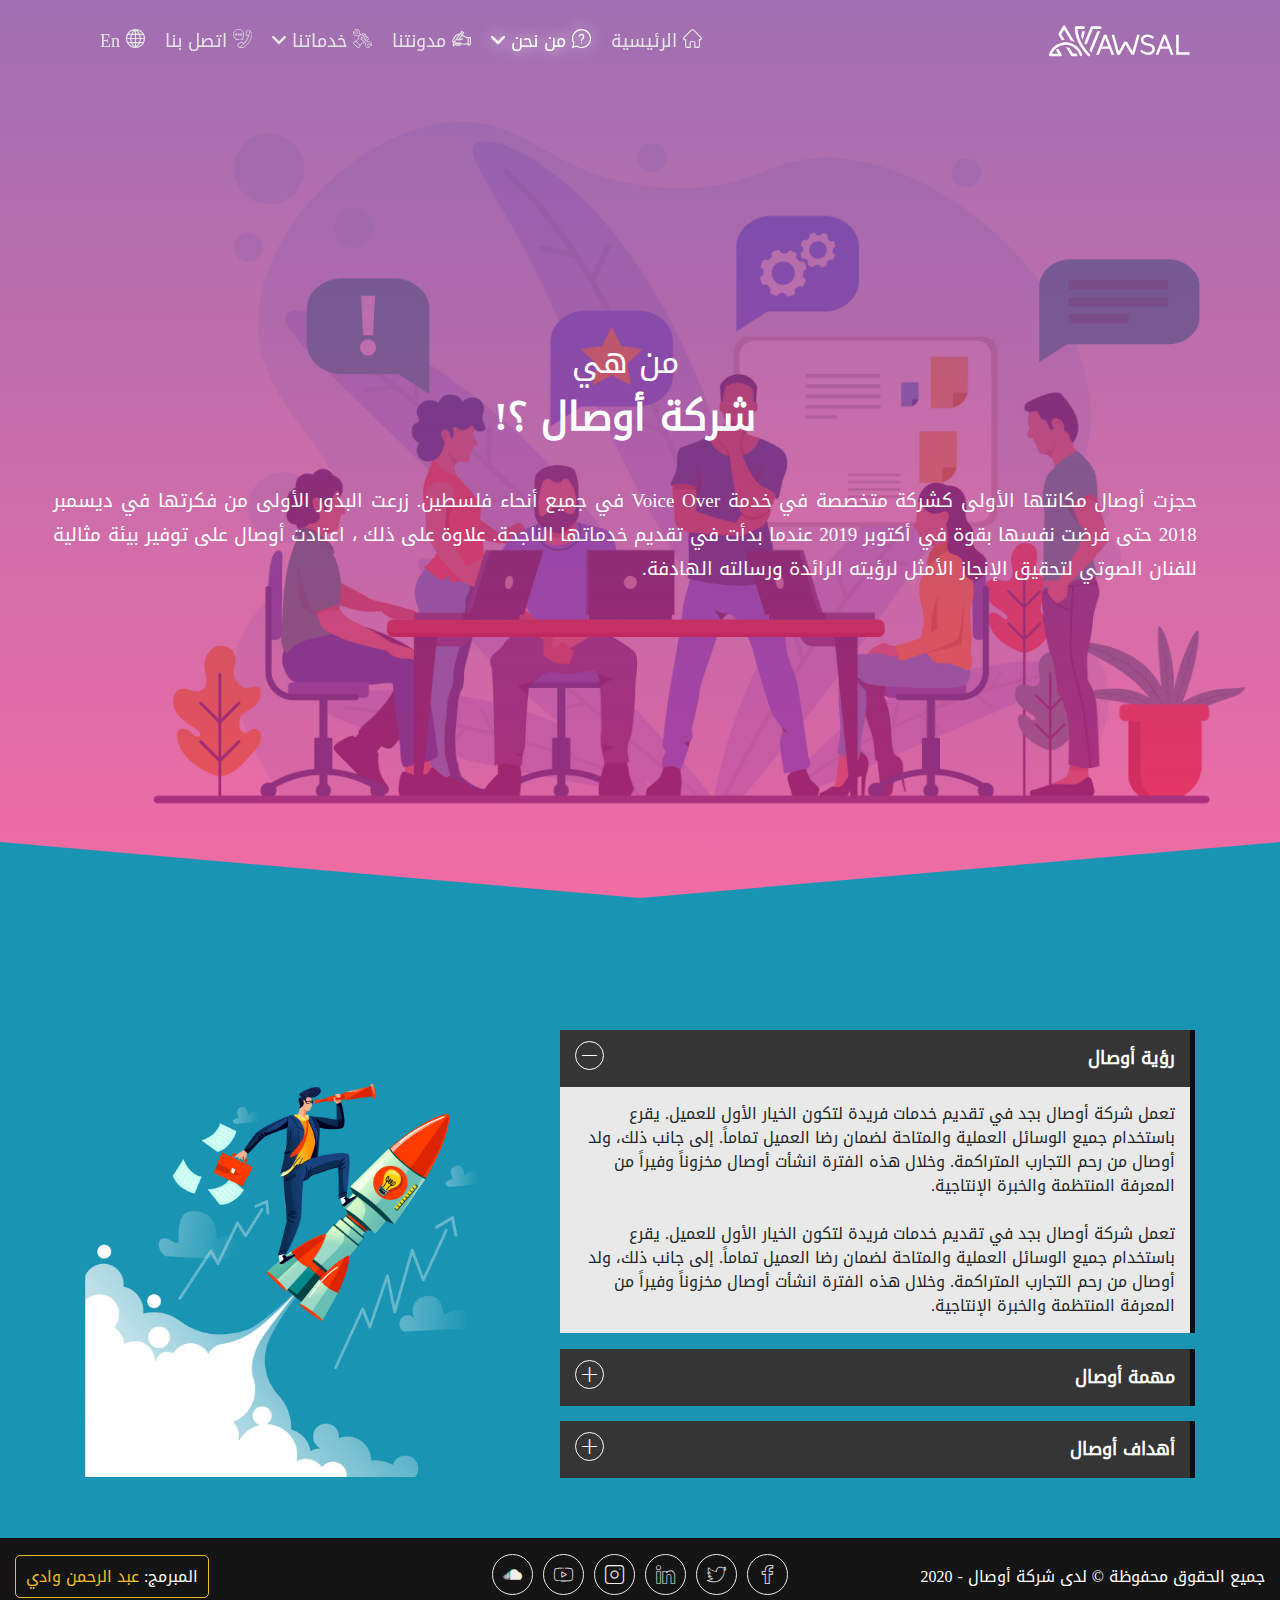
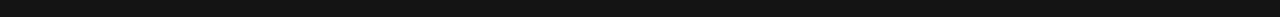
<file: whoUs.html>
<!DOCTYPE html>
<html lang="ar">

<head>
    <title>AWSAL</title>
    <meta charset="UTF-8">
    <meta name="viewport" content="width=device-width, initial-scale=1.0">
    <link rel="stylesheet" href="css/bootstrap.min.css" />
    <link rel="stylesheet" href="css/bootstrap-rtl.css" />
    <link rel="stylesheet" href="css/hamburgers.min.css" />
    <link rel="stylesheet" href="styles.css" />
    <link rel="stylesheet" href="css/main.css" />

</head>

<body>

    <div class="loading">

        <!-- Start Svg Logo Loader -->
        <?xml version="1.0" encoding="utf-8"?>
        <svg version="1.1" id="Layer_1" xmlns="http://www.w3.org/2000/svg" xmlns:xlink="http://www.w3.org/1999/xlink"
            x="0px" y="0px" viewBox="0 0 850 350" style="enable-background:new 0 0 850 350;" xml:space="preserve">
            <style type="text/css">
                .st0 {
                    fill: url(#partLogo6_1_);
                }

                .st1 {
                    fill: url(#partLogo5_1_);
                }

                .st2 {
                    fill: url(#partLogo4_1_);
                }

                .st3 {
                    fill: url(#partLogo3_1_);
                }

                .st4 {
                    fill: url(#partLogo2_2_);
                }

                .st5 {
                    fill: url(#partLogo2_3_);
                }

                .st6 {
                    fill: url(#partLogo1_1_);
                }

                .st7 {
                    opacity: 0.2;
                }

                .st8 {
                    fill: url(#SVGID_1_);
                }

                .st9 {
                    fill: url(#SVGID_2_);
                }

                .st10 {
                    fill: url(#SVGID_3_);
                }

                .st11 {
                    fill: url(#SVGID_4_);
                }

                .st12 {
                    fill: url(#SVGID_5_);
                }

                .st13 {
                    fill: url(#SVGID_6_);
                }

                .st14 {
                    fill: url(#SVGID_7_);
                }

                .st15 {
                    opacity: 0.2;
                    fill: url(#shadowLetter1_1_);
                    enable-background: new;
                }

                .st16 {
                    fill: url(#letter1_1_);
                }

                .st17 {
                    opacity: 0.2;
                    fill: url(#shadowLetter2_1_);
                    enable-background: new;
                }

                .st18 {
                    fill: url(#letter2_1_);
                }

                .st19 {
                    opacity: 0.2;
                    fill: url(#shadowLetter3_1_);
                    enable-background: new;
                }

                .st20 {
                    fill: url(#letter3_1_);
                }

                .st21 {
                    opacity: 0.2;
                    fill: url(#shadowLetter4_1_);
                    enable-background: new;
                }

                .st22 {
                    fill: url(#letter4_1_);
                }

                .st23 {
                    opacity: 0.2;
                    fill: url(#shadowLetter5_1_);
                    enable-background: new;
                }

                .st24 {
                    fill: url(#letter5_1_);
                }
            </style>
            <linearGradient id="partLogo6_1_" gradientUnits="userSpaceOnUse" x1="327.1967" y1="137.9341" x2="242.084"
                y2="211.8703" gradientTransform="matrix(1 0 0 -1 0 352)">
                <stop offset="0" style="stop-color:#7F3F97" />
                <stop offset="1" style="stop-color:#EC1D74" />
            </linearGradient>
            <path id="partLogo6" class="st0"
                d="M268.5,187.4l-16.6,40c4,4.5,7.7,8.6,11.1,12.1l27.1-65.2l22.4-54.2h-16.2L268.5,187.4z" />
            <linearGradient id="partLogo5_1_" gradientUnits="userSpaceOnUse" x1="21.7932" y1="209.0314" x2="491.2028"
                y2="209.0314" gradientTransform="matrix(1 0 0 -1 0 352)">
                <stop offset="0.2418" style="stop-color:#7F3F97" />
                <stop offset="0.4465" style="stop-color:#EC1D74" />
                <stop offset="0.9543" style="stop-color:#F3BC24" />
            </linearGradient>
            <path id="partLogo5" class="st1" d="M320.4,99.7c0-0.5-0.1-1-0.2-1.5l0,0c0-0.2-0.1-0.2-0.2-0.4c0-0.1,0-0.2-0.1-0.2
	c-0.1-0.2-0.2-0.6-0.2-0.8c-0.1-0.2-0.2-0.2-0.2-0.4c-0.1-0.1-0.1-0.2-0.2-0.3l0,0c-0.1-0.2-0.2-0.4-0.3-0.6
	c-0.2-0.2-0.3-0.4-0.5-0.6l0,0c-0.2-0.2-0.3-0.4-0.5-0.6c-0.1-0.1-0.2-0.2-0.3-0.2c-0.2-0.1-0.2-0.2-0.4-0.3
	c-0.2-0.1-0.2-0.2-0.4-0.3h-0.1c-0.4-0.2-0.8-0.5-1.2-0.6l0,0l0,0c-0.1-0.1-0.2-0.1-0.3-0.1h-0.1c-0.3-0.2-0.7-0.2-1-0.3l0,0
	c-0.3-0.1-0.6-0.1-0.9-0.1c-0.1,0-0.1,0-0.2,0c-0.2,0-0.2,0-0.4,0l0,0l0,0l0,0H294h-28.4c-0.4,0-0.8,0-1.2,0.1
	c-2.8,0.5-5.1,2.5-5.9,5.2l-17.3,42.9l-17.3,42.7c-1.1,2.8-0.4,5.8,1.5,7.9c0.1,0.1,0.1,0.2,0.2,0.2c0.7,0.7,1.5,1.3,2.5,1.6
	c0.3,0.2,0.6,0.2,1,0.3c0.6,0.2,1.2,0.2,1.8,0.2c2.3,0,4.5-1.1,6-2.9c0.4-0.6,0.7-1.1,1-1.8l32.9-81.7h17.1h14l0,0H313
	c1,0,2-0.2,2.9-0.6c1.8-0.7,3.2-2.1,4-4l0,0l0,0l0,0c0.1-0.1,0.1-0.2,0.1-0.3l0,0c0.2-0.3,0.2-0.7,0.3-1l0,0
	c0.1-0.4,0.1-0.8,0.1-1.1l0,0C320.3,99.9,320.4,99.8,320.4,99.7L320.4,99.7z" />
            <linearGradient id="partLogo4_1_" gradientUnits="userSpaceOnUse" x1="126.1137" y1="316.6255" x2="279.7178"
                y2="137.8027" gradientTransform="matrix(1 0 0 -1 0 352)">
                <stop offset="0" style="stop-color:#7F3F97" />
                <stop offset="1" style="stop-color:#EC1D74" />
            </linearGradient>
            <path id="partLogo4" class="st2" d="M210.4,120.1c-0.3,2.5-0.7,5-1.1,7.6c-1,5.4-2.1,10.7-3.6,15.9c-0.3,1.2-0.7,2.5-1,3.7
	c2.4,7.4,5.3,14.6,8.4,21.4c6-15.4,10.6-31.9,12.6-49.6c-2,0.6-4.1,1-6.4,1C219.2,120.1,210.4,120.1,210.4,120.1z" />
            <linearGradient id="partLogo3_1_" gradientUnits="userSpaceOnUse" x1="113.3209" y1="313.8582" x2="394.933"
                y2="-11.2241" gradientTransform="matrix(1 0 0 -1 0 352)">
                <stop offset="0.2418" style="stop-color:#7F3F97" />
                <stop offset="0.4465" style="stop-color:#EC1D74" />
                <stop offset="0.9543" style="stop-color:#F3BC24" />
            </linearGradient>
            <path id="partLogo3" class="st3" d="M254.2,249c-2.5-2.5-5.1-5.3-7.8-8.3l0,0c-3-3.3-6.2-7-9.5-10.9c-7.6-9.2-15.7-20.1-23.1-32.2
	c-0.1-0.2-0.2-0.3-0.3-0.6c-0.9-1.5-1.8-2.9-2.6-4.5c-1.6-2.8-3.2-5.6-4.6-8.4c-0.2-0.2-0.3-0.6-0.5-0.8c-1.7-3.2-3.3-6.4-4.8-9.7
	c-1.1-2.4-2.1-4.9-3.2-7.3c-2.5-6.1-4.9-12.5-6.8-19c-3.7-12.7-6.3-26-6.9-40h14.4h12.9h7.6c0.5,0,1-0.1,1.5-0.2
	c1.4-0.3,2.8-1,3.7-2.1c0.3-0.3,0.6-0.7,0.9-1.1c0.7-1.1,1.2-2.4,1.3-3.8c0-0.2,0-0.2,0-0.4l0,0c0-2.1-0.9-3.9-2.1-5.3
	c-1.4-1.4-3.2-2.1-5.3-2.1l0,0h-18.9h-23.7c-2.1,0-3.9,0.9-5.3,2.1c-1.4,1.4-2.1,3.2-2.1,5.3c0,24.9,5.4,48.1,13.7,68.9
	c2.1,5.3,4.4,10.4,6.8,15.4l0,0c2.6,5.4,5.4,10.7,8.4,15.8l0,0c2.5,4.3,5,8.4,7.6,12.4c8.2,12.7,17,23.7,25,33
	c4.4,5.1,8.7,9.6,12.5,13.6l0,0c0.2,0.2,0.4,0.4,0.6,0.6c1.4,1.5,3.4,2.2,5.3,2.2c1.1,0,2.1-0.2,3.2-0.7c0.7-0.3,1.4-0.7,1.9-1.3
	l0,0l0,0l0.1-0.1c0.1-0.1,0.1-0.2,0.2-0.2l0,0c0.2-0.2,0.4-0.4,0.6-0.6l0,0c0.1-0.1,0.2-0.2,0.2-0.2c0.1-0.1,0.2-0.2,0.2-0.2
	c0-0.1,0.1-0.1,0.1-0.2c0.2-0.3,0.3-0.6,0.5-0.9l0.2-0.3c0.3-0.8,0.5-1.6,0.5-2.4c0-0.1,0-0.1,0-0.2c0-0.5,0-1-0.2-1.4
	C255.9,251.5,255.3,250.1,254.2,249z" />
            <linearGradient id="partLogo2_2_" gradientUnits="userSpaceOnUse" x1="-36.9663" y1="235.0337" x2="173.6663"
                y2="95.7583" gradientTransform="matrix(1 0 0 -1 0 352)">
                <stop offset="0" style="stop-color:#7F3F97" />
                <stop offset="1" style="stop-color:#EC1D74" />
            </linearGradient>
            <path id="partLogo2_1_" class="st4" d="M147.2,257.5c0.2,0.2,0.2,0.4,0.4,0.6c0.1,0.1,0.1,0.1,0.2,0.2c0.1,0.1,0.2,0.2,0.2,0.3
	c0.1,0.1,0.2,0.2,0.3,0.3l0.1,0.1l0.1,0.1c0.2,0.2,0.3,0.2,0.5,0.4l0,0c0.1,0.1,0.2,0.1,0.2,0.2c0.2,0.2,0.4,0.2,0.6,0.4
	c0,0,0.1,0,0.1,0.1c0,0,0.1,0,0.1,0.1c0.2,0.1,0.2,0.1,0.4,0.2s0.2,0.2,0.4,0.2c0.1,0,0.1,0,0.2,0.1c0.2,0.1,0.5,0.2,0.7,0.2
	c0.1,0,0.1,0,0.2,0h0.1c0.1,0,0.2,0,0.2,0c0.2,0,0.3,0.1,0.5,0.1c0.1,0,0.2,0,0.2,0s0,0,0.1,0h0.1c0.2,0,0.5,0.1,0.7,0.1h0.1l0,0h31
	c-0.2-0.6-0.4-1.1-0.6-1.8c-1.4-4.7-3.3-9.1-5.6-13.2h-20.5l0,0L138,212.9c-6.1-1.9-12.7-3-19.3-3.3L147.2,257.5
	C147.2,257.4,147.2,257.4,147.2,257.5z" />
            <linearGradient id="partLogo2_3_" gradientUnits="userSpaceOnUse" x1="91.3796" y1="217.0664" x2="269.3554"
                y2="220.5055" gradientTransform="matrix(1 0 0 -1 0 352)">
                <stop offset="0.2418" style="stop-color:#7F3F97" />
                <stop offset="0.8317" style="stop-color:#F3BC24" />
                <stop offset="0.8457" style="stop-color:#EC1D74" />
            </linearGradient>
            <path id="partLogo2" class="st5" d="M76.2,137L76.2,137c0,0.2,0,0.4,0.1,0.6c0,0.1,0,0.2,0,0.2c0,0.2,0.1,0.2,0.1,0.4
	c0,0.1,0,0.1,0,0.2v0.1v0.1c0.1,0.2,0.1,0.3,0.2,0.6c0,0.1,0.1,0.2,0.1,0.2c0,0,0,0,0,0.1v0.1c0,0.1,0.1,0.2,0.1,0.3
	c0.1,0.2,0.2,0.5,0.3,0.6l0,0l17.5,29.3l0.7,1.3c5.3-1,10.7-1.7,16.2-1.9L92,136.5l16-26.7l37.7,63c6.8,1.9,13.5,4.4,20,7.6
	c0-0.2,0.1-0.5,0.1-0.7c0.1-1.4-0.2-2.9-1-4.2l-50-84c-0.2-0.4-0.5-0.7-0.8-1.1c-0.1-0.1-0.2-0.2-0.2-0.2c-0.3-0.3-0.6-0.6-1-0.9
	c0,0,0,0-0.1,0c-0.3-0.2-0.7-0.5-1-0.6c-0.1-0.1-0.2-0.1-0.3-0.2c-0.4-0.2-0.8-0.3-1.2-0.4H110c-0.4-0.1-0.8-0.2-1.2-0.2
	c-0.1,0-0.2,0-0.3,0c-0.4,0-0.9,0-1.3,0.1h-0.1c-0.4,0.1-0.8,0.2-1.2,0.3c-0.1,0-0.2,0.1-0.3,0.1c-0.4,0.2-0.8,0.3-1.2,0.6
	c-1.1,0.7-2.1,1.7-2.6,2.7l0,0l-0.1,0.1l-15.9,26.7l-8.6,14.4c-0.2,0.2-0.2,0.4-0.3,0.6c0,0,0,0,0,0.1c-0.1,0.1-0.1,0.2-0.2,0.3
	c-0.1,0.1-0.1,0.2-0.2,0.3c0,0.1,0,0.1-0.1,0.2c0,0.1-0.1,0.2-0.1,0.3c0,0.1,0,0.1-0.1,0.2c-0.1,0.2-0.1,0.3-0.1,0.5c0,0,0,0,0,0.1
	c0,0.1,0,0.1,0,0.2s0,0.2,0,0.2c0,0.1,0,0.2,0,0.2s0,0.2,0,0.2c0,0.2,0,0.2,0,0.4c0,0.2,0,0.2,0,0.4C76.2,136.9,76.2,136.9,76.2,137
	z" />
            <linearGradient id="partLogo1_1_" gradientUnits="userSpaceOnUse" x1="-63.1432" y1="109.0223" x2="416.5831"
                y2="156.3071" gradientTransform="matrix(1 0 0 -1 0 352)">
                <stop offset="0.2418" style="stop-color:#7F3F97" />
                <stop offset="0.4465" style="stop-color:#EC1D74" />
                <stop offset="0.9543" style="stop-color:#F3BC24" />
            </linearGradient>
            <path id="partLogo1" class="st6" d="M22.8,257.2c0.9,1.8,2.5,3.3,4.6,4c0.7,0.2,1.4,0.3,2.1,0.3c0.2,0,0.6,0,0.8-0.1
	c0.1,0,0.1,0,0.2,0l19.2,0.1l38.1,0.2l0,0l0,0l0,0c0,0,0,0,0.1,0c0,0,0,0,0.1,0c0.2,0,0.6,0,0.8-0.1c0.1,0,0.2,0,0.3-0.1
	c0.2,0,0.4-0.1,0.6-0.2l0,0c0.1,0,0.2,0,0.2-0.1c0.1,0,0.2-0.1,0.2-0.1c0.5-0.2,1-0.4,1.4-0.6l0,0h0.1l0.1-0.1l0,0
	c0.1-0.1,0.2-0.2,0.3-0.2c0.1-0.1,0.2-0.2,0.3-0.2c0.1-0.1,0.2-0.1,0.2-0.2c0,0,0.1,0,0.1-0.1c0.1-0.1,0.2-0.2,0.3-0.2
	c0.1-0.1,0.2-0.2,0.2-0.2c0.1-0.1,0.2-0.2,0.2-0.2l0.1-0.1c0.1-0.1,0.2-0.2,0.2-0.2c0.1-0.1,0.2-0.2,0.2-0.3c0-0.1,0.1-0.1,0.1-0.2
	l0.1-0.1c0.1-0.1,0.2-0.2,0.2-0.3c0.1-0.1,0.1-0.2,0.2-0.3v-0.1c0-0.1,0.1-0.2,0.1-0.2c0.1-0.2,0.1-0.2,0.2-0.4
	c0-0.1,0.1-0.2,0.1-0.2v-0.1c0-0.1,0-0.1,0-0.2s0.1-0.2,0.1-0.2c0-0.1,0-0.1,0.1-0.2c0-0.1,0-0.1,0-0.2s0-0.1,0-0.2
	c0-0.1,0-0.2,0.1-0.2c0-0.1,0.1-0.2,0.1-0.3s0-0.2,0-0.3c0-0.2,0-0.3,0-0.4s0-0.1,0-0.2l0,0l0,0c0-0.1,0-0.1,0-0.2
	c0-0.2,0-0.3,0-0.5c0-0.1,0-0.2,0-0.3c0-0.1,0-0.2-0.1-0.3v-0.1c0-0.1,0-0.2-0.1-0.3c0-0.2-0.1-0.2-0.1-0.4c0-0.2-0.1-0.2-0.1-0.4
	c0-0.1-0.1-0.2-0.1-0.3c-0.1-0.2-0.1-0.2-0.2-0.4l0,0c0-0.1-0.1-0.2-0.1-0.2c-0.1-0.1-0.1-0.2-0.2-0.2c0-0.1-0.1-0.1-0.1-0.2
	c0,0,0,0,0-0.1v-0.1l-7.2-12.1L78,223.2l0,0c-0.2-0.4-0.5-0.7-0.8-1.1c-0.1-0.1-0.2-0.2-0.2-0.2c-0.3-0.3-0.6-0.6-1-0.9
	c0,0,0,0-0.1,0c-0.3-0.2-0.7-0.5-1-0.6c-0.1-0.1-0.2-0.1-0.3-0.2c-0.4-0.2-0.8-0.3-1.2-0.4h-0.1c-0.4-0.1-0.8-0.2-1.2-0.2
	c-0.1,0-0.2,0-0.3,0c-0.4,0-0.9,0-1.3,0.1h-0.1c-0.4,0.1-0.8,0.2-1.2,0.3c-0.1,0-0.2,0.1-0.3,0.1c-0.4,0.2-0.8,0.3-1.2,0.6l0,0
	c-3.5,2.1-4.7,6.7-2.5,10.3l4.5,7.6l4.8,8l-19.6,0.1l-14.7-0.1c10.5-23.8,31.9-41.4,57-47.5c4.5-1.1,9.1-1.8,13.8-2.1
	c1.8-0.2,3.7-0.2,5.6-0.2c4.1,0,8.3,0.3,12.3,0.9c6.1,0.9,12.1,2.5,17.8,4.6c8.2,3.1,15.8,7.6,22.5,13c6.3,5.1,11.8,11.1,16.4,17.9
	c2.7,4.1,5.2,8.4,7.2,12.9c1.4,3,2.5,6.2,3.5,9.5l0,0c0.2,0.5,0.3,0.9,0.6,1.3c0.1,0.2,0.2,0.2,0.2,0.4c0.2,0.2,0.3,0.6,0.6,0.8
	c0.1,0.2,0.2,0.2,0.3,0.4c0.2,0.2,0.4,0.4,0.6,0.6c0.1,0.1,0.2,0.2,0.3,0.3c0.2,0.2,0.6,0.4,0.9,0.6c0.1,0.1,0.2,0.1,0.2,0.2
	c0.4,0.2,0.8,0.4,1.2,0.5c0.1,0,0.2,0.1,0.3,0.1c0.3,0.1,0.6,0.2,1,0.2c0.2,0,0.3,0,0.5,0c0.2,0,0.3,0,0.5,0c0.2,0,0.3,0,0.5,0
	c0.2,0,0.2,0,0.4,0c0.3,0,0.6-0.1,0.9-0.2h0.1l0,0c0.1,0,0.2,0,0.3-0.1c3.8-1.2,6-5.2,5-9.1c0-0.1,0-0.2-0.1-0.3
	c-0.5-1.6-1-3.1-1.6-4.6c-1.7-4.5-3.7-9-6-13.3c-6.8-12.3-16.2-23.3-27.5-31.8c-2.1-1.6-4.4-3.1-6.6-4.5c-5.3-3.3-10.7-6.1-16.5-8.4
	c-4.8-1.9-9.7-3.3-14.8-4.5c-0.7-0.2-1.4-0.3-2.1-0.5c-5.3-1-10.7-1.6-16.1-1.8c-1,0-1.9-0.1-2.9-0.1c-4.7,0-9.4,0.3-14,1
	c-4.5,0.6-9,1.6-13.4,2.9c-10.2,2.9-19.8,7.5-28.7,13.7c-1.1,0.8-2.1,1.5-3.3,2.4c-2,1.5-3.9,3.1-5.8,4.8c-1,1-2.1,1.9-3.1,2.9l0,0
	C38.1,219.1,30.2,230.9,25,244c-1,2.6-2,5.3-2.8,8c-0.4,1.3-0.4,2.5-0.1,3.7C22.4,256.2,22.5,256.6,22.8,257.2z" />
            <g id="shadowLogo" class="st7">
                <g>

                    <linearGradient id="SVGID_1_" gradientUnits="userSpaceOnUse" x1="94.9612" y1="216.8276"
                        x2="272.9371" y2="220.2667" gradientTransform="matrix(1 0 0 -1 0 352)">
                        <stop offset="0.2418" style="stop-color:#7F3F97" />
                        <stop offset="0.8317" style="stop-color:#F3BC24" />
                        <stop offset="0.8457" style="stop-color:#EC1D74" />
                    </linearGradient>
                    <path class="st8" d="M79.8,137.2L79.8,137.2c0,0.2,0,0.4,0.1,0.6c0,0.1,0,0.2,0,0.2c0,0.2,0.1,0.2,0.1,0.4c0,0.1,0,0.1,0,0.2v0.1
			v0.1c0.1,0.2,0.1,0.3,0.2,0.6c0,0.1,0.1,0.2,0.1,0.2c0,0,0,0,0,0.1v0.1c0,0.1,0.1,0.2,0.1,0.3c0.1,0.2,0.2,0.5,0.3,0.6l0,0
			l17.5,29.3l0.7,1.3c5.3-1,10.7-1.7,16.2-1.9l-19.4-32.5l16-26.7l37.7,63c6.8,1.9,13.5,4.4,20,7.6c0-0.2,0.1-0.5,0.1-0.7
			c0.1-1.4-0.2-2.9-1-4.2l-50-84c-0.2-0.4-0.5-0.7-0.8-1.1c-0.1-0.1-0.2-0.2-0.2-0.2c-0.3-0.3-0.6-0.6-1-0.9c0,0,0,0-0.1,0
			c-0.3-0.2-0.7-0.5-1-0.6c-0.1-0.1-0.2-0.1-0.3-0.2c-0.4-0.2-0.8-0.3-1.2-0.4h-0.1c-0.4-0.1-0.8-0.2-1.2-0.2c-0.1,0-0.2,0-0.3,0
			c-0.4,0-0.9,0-1.3,0.1h-0.1c-0.4,0.1-0.8,0.2-1.2,0.3c-0.1,0-0.2,0.1-0.3,0.1c-0.4,0.2-0.8,0.3-1.2,0.6c-1.1,0.7-2.1,1.7-2.6,2.7
			l0,0l-0.1,0.1l-15.9,26.7l-8.6,14.4c-0.2,0.2-0.2,0.4-0.3,0.6c0,0,0,0,0,0.1c-0.1,0.1-0.1,0.2-0.2,0.3c-0.1,0.1-0.1,0.2-0.2,0.3
			c0,0.1,0,0.1-0.1,0.2c0,0.1-0.1,0.2-0.1,0.3c0,0.1,0,0.1-0.1,0.2c-0.1,0.2-0.1,0.3-0.1,0.5c0,0,0,0,0,0.1c0,0.1,0,0.1,0,0.2
			s0,0.2,0,0.2c0,0.1,0,0.2,0,0.2s0,0.2,0,0.2c0,0.2,0,0.2,0,0.4c0,0.2,0,0.2,0,0.4C79.8,137.2,79.8,137.2,79.8,137.2z" />

                    <linearGradient id="SVGID_2_" gradientUnits="userSpaceOnUse" x1="-33.3869" y1="234.7967"
                        x2="177.2456" y2="95.5213" gradientTransform="matrix(1 0 0 -1 0 352)">
                        <stop offset="0" style="stop-color:#7F3F97" />
                        <stop offset="1" style="stop-color:#EC1D74" />
                    </linearGradient>
                    <path class="st9" d="M150.8,257.8c0.2,0.2,0.2,0.4,0.4,0.6c0.1,0.1,0.1,0.1,0.2,0.2c0.1,0.1,0.2,0.2,0.2,0.3
			c0.1,0.1,0.2,0.2,0.3,0.3l0.1,0.1l0.1,0.1c0.2,0.2,0.3,0.2,0.5,0.4l0,0c0.1,0.1,0.2,0.1,0.2,0.2c0.2,0.2,0.4,0.2,0.6,0.4
			c0,0,0.1,0,0.1,0.1c0,0,0.1,0,0.1,0.1c0.2,0.1,0.2,0.1,0.4,0.2s0.2,0.2,0.4,0.2c0.1,0,0.1,0,0.2,0.1c0.2,0.1,0.5,0.2,0.7,0.2
			c0.1,0,0.1,0,0.2,0h0.1c0.1,0,0.2,0,0.2,0c0.2,0,0.3,0.1,0.5,0.1c0.1,0,0.2,0,0.2,0s0,0,0.1,0h0.1c0.2,0,0.5,0.1,0.7,0.1h0.1l0,0
			h31c-0.2-0.6-0.4-1.1-0.6-1.8c-1.4-4.7-3.3-9.1-5.6-13.2h-20.5l0,0l-19.8-33.1c-6.1-1.9-12.7-3-19.3-3.3L150.8,257.8
			C150.8,257.7,150.8,257.7,150.8,257.8z" />

                    <linearGradient id="SVGID_3_" gradientUnits="userSpaceOnUse" x1="-59.5767" y1="108.9411"
                        x2="420.1496" y2="156.226" gradientTransform="matrix(1 0 0 -1 0 352)">
                        <stop offset="0.2418" style="stop-color:#7F3F97" />
                        <stop offset="0.4465" style="stop-color:#EC1D74" />
                        <stop offset="0.9543" style="stop-color:#F3BC24" />
                    </linearGradient>
                    <path class="st10" d="M26.4,257.4c0.9,1.8,2.5,3.3,4.6,4c0.7,0.2,1.4,0.3,2.1,0.3c0.2,0,0.6,0,0.8-0.1c0.1,0,0.1,0,0.2,0l19.2,0.1
			l38.1,0.2l0,0l0,0l0,0c0,0,0,0,0.1,0c0,0,0,0,0.1,0c0.2,0,0.6,0,0.8-0.1c0.1,0,0.2,0,0.3-0.1c0.2,0,0.4-0.1,0.6-0.2l0,0
			c0.1,0,0.2,0,0.2-0.1c0.1,0,0.2-0.1,0.2-0.1c0.5-0.2,1-0.4,1.4-0.6l0,0h0.1l0.1-0.1l0,0c0.1-0.1,0.2-0.2,0.3-0.2
			c0.1-0.1,0.2-0.2,0.3-0.2c0.1-0.1,0.2-0.1,0.2-0.2c0,0,0.1,0,0.1-0.1c0.1-0.1,0.2-0.2,0.3-0.2c0.1-0.1,0.2-0.2,0.2-0.2
			c0.1-0.1,0.2-0.2,0.2-0.2l0.1-0.1c0.1-0.1,0.2-0.2,0.2-0.2c0.1-0.1,0.2-0.2,0.2-0.3c0-0.1,0.1-0.1,0.1-0.2l0.1-0.1
			c0.1-0.1,0.2-0.2,0.2-0.3c0.1-0.1,0.1-0.2,0.2-0.3v-0.1c0-0.1,0.1-0.2,0.1-0.2c0.1-0.2,0.1-0.2,0.2-0.4c0-0.1,0.1-0.2,0.1-0.2
			v-0.1c0-0.1,0-0.1,0-0.2s0.1-0.2,0.1-0.2c0-0.1,0-0.1,0.1-0.2c0-0.1,0-0.1,0-0.2c0-0.1,0-0.1,0-0.2s0-0.2,0.1-0.2
			c0-0.1,0.1-0.2,0.1-0.3c0-0.1,0-0.2,0-0.3c0-0.2,0-0.3,0-0.4c0-0.1,0-0.1,0-0.2l0,0l0,0c0-0.1,0-0.1,0-0.2c0-0.2,0-0.3,0-0.5
			c0-0.1,0-0.2,0-0.3s0-0.2-0.1-0.3v-0.1c0-0.1,0-0.2-0.1-0.3c0-0.2-0.1-0.2-0.1-0.4c0-0.2-0.1-0.2-0.1-0.4c0-0.1-0.1-0.2-0.1-0.3
			c-0.1-0.2-0.1-0.2-0.2-0.4l0,0c0-0.1-0.1-0.2-0.1-0.2c-0.1-0.1-0.1-0.2-0.2-0.2c0-0.1-0.1-0.1-0.1-0.2c0,0,0,0,0-0.1v-0.1
			l-7.2-12.1l-8.9-14.9l0,0c-0.2-0.4-0.5-0.7-0.8-1.1c-0.1-0.1-0.2-0.2-0.2-0.2c-0.3-0.3-0.6-0.6-1-0.9c0,0,0,0-0.1,0
			c-0.3-0.2-0.7-0.5-1-0.6c-0.1-0.1-0.2-0.1-0.3-0.2c-0.4-0.2-0.8-0.3-1.2-0.4h-0.1c-0.4-0.1-0.8-0.2-1.2-0.2c-0.1,0-0.2,0-0.3,0
			c-0.4,0-0.9,0-1.3,0.1H74c-0.4,0.1-0.8,0.2-1.2,0.3c-0.1,0-0.2,0.1-0.3,0.1c-0.4,0.2-0.8,0.3-1.2,0.6l0,0
			c-3.5,2.1-4.7,6.7-2.5,10.3l4.5,7.6l4.8,8l-19.6-0.1l-14.7-0.1c10.5-23.8,31.9-41.4,57-47.5c4.5-1.1,9.1-1.8,13.8-2.1
			c1.8-0.2,3.7-0.2,5.6-0.2c4.1,0,8.3,0.3,12.3,0.9c6.1,0.9,12.1,2.5,17.8,4.6c8.2,3.1,15.8,7.6,22.5,13
			c6.3,5.1,11.8,11.1,16.4,17.9c2.7,4.1,5.2,8.4,7.2,12.9c1.4,3,2.5,6.2,3.5,9.5l0,0c0.2,0.5,0.3,0.9,0.6,1.3
			c0.1,0.2,0.2,0.2,0.2,0.4c0.2,0.2,0.3,0.6,0.6,0.8c0.1,0.2,0.2,0.2,0.3,0.4c0.2,0.2,0.4,0.4,0.6,0.6c0.1,0.1,0.2,0.2,0.3,0.3
			c0.2,0.2,0.6,0.4,0.9,0.6c0.1,0.1,0.2,0.1,0.2,0.2c0.4,0.2,0.8,0.4,1.2,0.5c0.1,0,0.2,0.1,0.3,0.1c0.3,0.1,0.6,0.2,1,0.2
			c0.2,0,0.3,0,0.5,0c0.2,0,0.3,0,0.5,0c0.2,0,0.3,0,0.5,0c0.2,0,0.2,0,0.4,0c0.3,0,0.6-0.1,0.9-0.2h0.1l0,0c0.1,0,0.2,0,0.3-0.1
			c3.8-1.2,6-5.2,5-9.1c0-0.1,0-0.2-0.1-0.3c-0.5-1.6-1-3.1-1.6-4.6c-1.7-4.5-3.7-9-6-13.3c-6.8-12.3-16.2-23.3-27.5-31.8
			c-2.1-1.6-4.4-3.1-6.6-4.5c-5.3-3.3-10.7-6.1-16.5-8.4c-4.8-1.9-9.7-3.3-14.8-4.5c-0.7-0.2-1.4-0.3-2.1-0.5
			c-5.3-1-10.7-1.6-16.1-1.8c-1,0-1.9-0.1-2.9-0.1c-4.7,0-9.4,0.3-14,1c-4.5,0.6-9,1.6-13.4,2.9c-10.2,2.9-19.8,7.5-28.7,13.7
			c-1.1,0.8-2.1,1.5-3.3,2.4c-2,1.5-3.9,3.1-5.8,4.8c-1,1-2.1,1.9-3.1,2.9l0,0c-10.1,9.8-18.1,21.7-23.2,34.7c-1,2.6-2,5.3-2.8,8
			c-0.4,1.3-0.4,2.5-0.1,3.7C26,256.4,26.1,256.9,26.4,257.4z" />
                </g>
                <g>

                    <linearGradient id="SVGID_4_" gradientUnits="userSpaceOnUse" x1="330.776" y1="137.6978"
                        x2="245.6632" y2="211.6341" gradientTransform="matrix(1 0 0 -1 0 352)">
                        <stop offset="0" style="stop-color:#7F3F97" />
                        <stop offset="1" style="stop-color:#EC1D74" />
                    </linearGradient>
                    <path class="st11"
                        d="M272.1,187.6l-16.6,40c4,4.5,7.7,8.6,11.1,12.1l27.1-65.2l22.4-54.2H300L272.1,187.6z" />

                    <linearGradient id="SVGID_5_" gradientUnits="userSpaceOnUse" x1="116.9003" y1="313.6227"
                        x2="398.5123" y2="-11.4597" gradientTransform="matrix(1 0 0 -1 0 352)">
                        <stop offset="0.2418" style="stop-color:#7F3F97" />
                        <stop offset="0.4465" style="stop-color:#EC1D74" />
                        <stop offset="0.9543" style="stop-color:#F3BC24" />
                    </linearGradient>
                    <path class="st12" d="M257.8,249.2c-2.5-2.5-5.1-5.3-7.8-8.3l0,0c-3-3.3-6.2-7-9.5-10.9c-7.6-9.2-15.7-20.1-23.1-32.2
			c-0.1-0.2-0.2-0.3-0.3-0.6c-0.9-1.5-1.8-2.9-2.6-4.5c-1.6-2.8-3.2-5.6-4.6-8.4c-0.2-0.2-0.3-0.6-0.5-0.8c-1.7-3.2-3.3-6.4-4.8-9.7
			c-1.1-2.4-2.1-4.9-3.2-7.3c-2.5-6.1-4.9-12.5-6.8-19c-3.7-12.7-6.3-26-6.9-40h14.4H215h7.6c0.5,0,1-0.1,1.5-0.2
			c1.4-0.3,2.8-1,3.7-2.1c0.3-0.3,0.6-0.7,0.9-1.1c0.7-1.1,1.2-2.4,1.3-3.8c0-0.2,0-0.2,0-0.4l0,0c0-2.1-0.9-3.9-2.1-5.3
			c-1.4-1.4-3.2-2.1-5.3-2.1l0,0h-18.9H180c-2.1,0-3.9,0.9-5.3,2.1c-1.4,1.4-2.1,3.2-2.1,5.3c0,24.9,5.4,48.1,13.7,68.9
			c2.1,5.3,4.4,10.4,6.8,15.4l0,0c2.6,5.4,5.4,10.7,8.4,15.8l0,0c2.5,4.3,5,8.4,7.6,12.4c8.2,12.7,17,23.7,25,33
			c4.4,5.1,8.7,9.6,12.5,13.6l0,0c0.2,0.2,0.4,0.4,0.6,0.6c1.4,1.5,3.4,2.2,5.3,2.2c1.1,0,2.1-0.2,3.2-0.7c0.7-0.3,1.4-0.7,1.9-1.3
			l0,0l0,0l0.1-0.1c0.1-0.1,0.1-0.2,0.2-0.2l0,0c0.2-0.2,0.4-0.4,0.6-0.6l0,0c0.1-0.1,0.2-0.2,0.2-0.2c0.1-0.1,0.2-0.2,0.2-0.2
			c0-0.1,0.1-0.1,0.1-0.2c0.2-0.3,0.3-0.6,0.5-0.9l0.2-0.3c0.3-0.8,0.5-1.6,0.5-2.4c0-0.1,0-0.1,0-0.2c0-0.5,0-1-0.2-1.4
			C259.5,251.6,258.9,250.3,257.8,249.2z" />

                    <linearGradient id="SVGID_6_" gradientUnits="userSpaceOnUse" x1="129.6931" y1="316.39" x2="283.2972"
                        y2="137.5672" gradientTransform="matrix(1 0 0 -1 0 352)">
                        <stop offset="0" style="stop-color:#7F3F97" />
                        <stop offset="1" style="stop-color:#EC1D74" />
                    </linearGradient>
                    <path class="st13" d="M214,120.4c-0.3,2.5-0.7,5-1.1,7.6c-1,5.4-2.1,10.7-3.6,15.9c-0.3,1.2-0.7,2.5-1,3.7
			c2.4,7.4,5.3,14.6,8.4,21.4c6-15.4,10.6-31.9,12.6-49.6c-2,0.6-4.1,1-6.4,1C222.8,120.4,214,120.4,214,120.4z" />

                    <linearGradient id="SVGID_7_" gradientUnits="userSpaceOnUse" x1="25.3748" y1="208.6732"
                        x2="494.7844" y2="208.6732" gradientTransform="matrix(1 0 0 -1 0 352)">
                        <stop offset="0.2418" style="stop-color:#7F3F97" />
                        <stop offset="0.4465" style="stop-color:#EC1D74" />
                        <stop offset="0.9543" style="stop-color:#F3BC24" />
                    </linearGradient>
                    <path class="st14" d="M324,99.9c0-0.5-0.1-1-0.2-1.5l0,0c0-0.2-0.1-0.2-0.2-0.4c0-0.1,0-0.2-0.1-0.2c-0.1-0.2-0.2-0.6-0.2-0.8
			c-0.1-0.2-0.2-0.2-0.2-0.4c-0.1-0.1-0.1-0.2-0.2-0.3l0,0c-0.1-0.2-0.2-0.4-0.3-0.6c-0.2-0.2-0.3-0.4-0.5-0.6l0,0
			c-0.2-0.2-0.3-0.4-0.5-0.6c-0.1-0.1-0.2-0.2-0.3-0.2c-0.2-0.1-0.2-0.2-0.4-0.3c-0.2-0.1-0.2-0.2-0.4-0.3h-0.1
			c-0.4-0.2-0.8-0.5-1.2-0.6l0,0l0,0c-0.1-0.1-0.2-0.1-0.3-0.1h-0.1c-0.3-0.2-0.7-0.2-1-0.3l0,0c-0.3-0.1-0.6-0.1-0.9-0.1
			c-0.1,0-0.1,0-0.2,0c-0.2,0-0.2,0-0.4,0l0,0l0,0l0,0h-18.9h-28.4c-0.4,0-0.8,0-1.2,0.1c-2.8,0.5-5.1,2.5-5.9,5.2l-17.3,42.9
			l-17.3,42.9c-1.1,2.8-0.4,5.8,1.5,7.9c0.1,0.1,0.1,0.2,0.2,0.2c0.7,0.7,1.5,1.3,2.5,1.6c0.3,0.2,0.6,0.2,1,0.3
			c0.6,0.2,1.2,0.2,1.8,0.2c2.3,0,4.5-1.1,6-2.9c0.4-0.6,0.7-1.1,1-1.8l32.9-81.7h17.1h14l0,0h11.2c1,0,2-0.2,2.9-0.6
			c1.8-0.7,3.2-2.1,4-4l0,0l0,0l0,0c0.1-0.1,0.1-0.2,0.1-0.3l0,0c0.2-0.3,0.2-0.7,0.3-1l0,0c0.1-0.4,0.1-0.8,0.1-1.1l0,0
			C323.9,100.1,324,100.1,324,99.9L324,99.9z" />
                </g>
            </g>
            <g id="letter01">

                <linearGradient id="shadowLetter1_1_" gradientUnits="userSpaceOnUse" x1="250.037" y1="180.053"
                    x2="884.6036" y2="-12.527" gradientTransform="matrix(1 0 0 -1 0 352)">
                    <stop offset="0.2418" style="stop-color:#7F3F97" />
                    <stop offset="0.4465" style="stop-color:#EC1D74" />
                    <stop offset="0.9543" style="stop-color:#F3BC24" />
                </linearGradient>
                <path id="shadowLetter1" class="st15" d="M373.8,219.4h-45.9l-12.4,32.7h-15.2l43.3-112.4h14.6l43.4,112.4h-15.3L373.8,219.4z
		 M350.9,160l-17.5,45.5h34.9L350.9,160z" />

                <linearGradient id="letter1_1_" gradientUnits="userSpaceOnUse" x1="240.3248" y1="180.1016" x2="874.8914"
                    y2="-12.4783" gradientTransform="matrix(1 0 0 -1 0 352)">
                    <stop offset="0.2418" style="stop-color:#7F3F97" />
                    <stop offset="0.4465" style="stop-color:#EC1D74" />
                    <stop offset="0.9543" style="stop-color:#F3BC24" />
                </linearGradient>
                <path id="letter1" class="st16" d="M364,219.4h-45.9l-12.4,32.7h-15.2l43.3-112.5h14.6L391.8,252h-15.3L364,219.4z M341.2,160
		l-17.5,45.5h34.9L341.2,160z" />
            </g>
            <g id="letter02">

                <linearGradient id="shadowLetter2_1_" gradientUnits="userSpaceOnUse" x1="254.2734" y1="225.3857"
                    x2="888.84" y2="32.8059" gradientTransform="matrix(1 0 0 -1 0 352)">
                    <stop offset="0.2418" style="stop-color:#7F3F97" />
                    <stop offset="0.4465" style="stop-color:#EC1D74" />
                    <stop offset="0.9543" style="stop-color:#F3BC24" />
                </linearGradient>
                <path id="shadowLetter2" class="st17" d="M466.6,194.2l-33,57.9h-15.2l-31.4-112.4h14.9l26,94l30.8-53.9h15.9l30.7,53.9l26.2-94
		h14.9L515,252h-15.2L466.6,194.2z" />

                <linearGradient id="letter2_1_" gradientUnits="userSpaceOnUse" x1="244.5532" y1="225.4081" x2="879.1198"
                    y2="32.8282" gradientTransform="matrix(1 0 0 -1 0 352)">
                    <stop offset="0.2418" style="stop-color:#7F3F97" />
                    <stop offset="0.4465" style="stop-color:#EC1D74" />
                    <stop offset="0.9543" style="stop-color:#F3BC24" />
                </linearGradient>
                <path id="letter2" class="st18" d="M456.9,194.2l-33,57.9h-15.2l-31.4-112.4h14.9l26,94l30.8-53.9H465l30.7,53.9l26.2-94h14.9
		L505.3,252h-15.2L456.9,194.2z" />
            </g>
            <g id="letter03">

                <linearGradient id="shadowLetter3_1_" gradientUnits="userSpaceOnUse" x1="258.6436" y1="257.2579"
                    x2="893.2101" y2="64.678" gradientTransform="matrix(1 0 0 -1 0 352)">
                    <stop offset="0.2418" style="stop-color:#7F3F97" />
                    <stop offset="0.4465" style="stop-color:#EC1D74" />
                    <stop offset="0.9543" style="stop-color:#F3BC24" />
                </linearGradient>
                <path id="shadowLetter3" class="st19" d="M582.6,251.9c-11.7-2.3-23.2-8.2-33.5-17.1l9.4-10.5c8.3,7.3,17.7,12.1,27,14
		c7.9,1.8,15.6,1.2,21.8-1.8c4.1-1.9,11.3-6.6,11.3-16.2c0-11.8-12.6-16.1-25-18.4c-1.2-0.1-18.9-3.8-25.9-7.9
		c-9.5-5.7-14.5-14.2-14.5-24.7c0-5.8,1.9-11.4,5.3-16.2c3.4-4.4,7.9-8,13.3-10.5c7.9-3.8,17.2-4.8,26.7-3.4
		c10.2,1.8,20.8,6.6,29.8,14.2l-9.1,11c-16.2-13.4-32-13.7-41.5-9.4c-6.4,3.1-10.2,8.5-10.2,14.2c0,10.7,9.2,14.9,23.7,18
		c6,1.5,18.4,3.5,25.9,7.7c10.2,5.7,15.6,14.5,15.6,25.4c0,6.4-1.8,12.4-5.4,17.7c-3.4,4.7-8.3,8.3-14,11.3
		c-6,3.1-12.1,3.9-19.1,3.9C590.2,253.2,586.4,252.8,582.6,251.9z" />

                <linearGradient id="letter3_1_" gradientUnits="userSpaceOnUse" x1="248.9111" y1="257.2397" x2="883.4777"
                    y2="64.6597" gradientTransform="matrix(1 0 0 -1 0 352)">
                    <stop offset="0.2418" style="stop-color:#7F3F97" />
                    <stop offset="0.4465" style="stop-color:#EC1D74" />
                    <stop offset="0.9543" style="stop-color:#F3BC24" />
                </linearGradient>
                <path id="letter3" class="st20" d="M572.8,251.9c-11.7-2.3-23.2-8.2-33.5-17.1l9.4-10.5c8.3,7.3,17.7,12.1,27,14
		c7.9,1.8,15.6,1.2,21.8-1.8c4.1-1.9,11.3-6.6,11.3-16.2c0-11.8-12.6-16.1-25-18.4c-1.2-0.1-18.9-3.8-25.9-7.9
		c-9.5-5.7-14.5-14.2-14.5-24.7c0-5.8,1.9-11.4,5.3-16.2c3.4-4.4,7.9-8,13.3-10.5c7.9-3.8,17.2-4.8,26.7-3.4
		c10.2,1.8,20.8,6.6,29.8,14.2l-9.1,11c-16.2-13.4-32-13.7-41.5-9.4c-6.4,3.1-10.2,8.5-10.2,14.2c0,10.7,9.2,14.9,23.7,18
		c6,1.5,18.4,3.5,25.9,7.7c10.2,5.7,15.6,14.5,15.6,25.4c0,6.4-1.8,12.4-5.4,17.7c-3.4,4.7-8.3,8.3-14,11.3
		c-6,3.1-12.1,3.9-19.1,3.9C580.4,253.2,576.6,252.8,572.8,251.9z" />
            </g>
            <g id="letter04">

                <linearGradient id="shadowLetter4_1_" gradientUnits="userSpaceOnUse" x1="261.8949" y1="278.6808"
                    x2="896.4615" y2="86.1009" gradientTransform="matrix(1 0 0 -1 0 352)">
                    <stop offset="0.2418" style="stop-color:#7F3F97" />
                    <stop offset="0.4465" style="stop-color:#EC1D74" />
                    <stop offset="0.9543" style="stop-color:#F3BC24" />
                </linearGradient>
                <path id="shadowLetter4" class="st21" d="M710.7,219.4h-45.9l-12.4,32.7h-15.2l43.3-112.4H695l43.4,112.4h-15.3L710.7,219.4z
		 M687.9,160l-17.5,45.5h34.9L687.9,160z" />

                <linearGradient id="letter4_1_" gradientUnits="userSpaceOnUse" x1="252.1749" y1="278.7032" x2="886.7413"
                    y2="86.1233" gradientTransform="matrix(1 0 0 -1 0 352)">
                    <stop offset="0.2418" style="stop-color:#7F3F97" />
                    <stop offset="0.4465" style="stop-color:#EC1D74" />
                    <stop offset="0.9543" style="stop-color:#F3BC24" />
                </linearGradient>
                <path id="letter4" class="st22" d="M701,219.4h-45.9l-12.4,32.7h-15.2l43.3-112.4h14.6l43.4,112.4h-15.3L701,219.4z M678.1,160
		l-17.5,45.5h34.9L678.1,160z" />
            </g>
            <g id="letter05">

                <linearGradient id="shadowLetter5_1_" gradientUnits="userSpaceOnUse" x1="269.7569" y1="305.0375"
                    x2="904.3235" y2="112.4576" gradientTransform="matrix(1 0 0 -1 0 352)">
                    <stop offset="0.2418" style="stop-color:#7F3F97" />
                    <stop offset="0.4465" style="stop-color:#EC1D74" />
                    <stop offset="0.9543" style="stop-color:#F3BC24" />
                </linearGradient>
                <path id="shadowLetter5" class="st23" d="M753.3,139.6h14.2v98.7H829V252h-75.9V139.6H753.3z" />

                <linearGradient id="letter5_1_" gradientUnits="userSpaceOnUse" x1="260.0368" y1="305.0599" x2="894.6034"
                    y2="112.48" gradientTransform="matrix(1 0 0 -1 0 352)">
                    <stop offset="0.2418" style="stop-color:#7F3F97" />
                    <stop offset="0.4465" style="stop-color:#EC1D74" />
                    <stop offset="0.9543" style="stop-color:#F3BC24" />
                </linearGradient>
                <path id="letter5" class="st24" d="M743.6,139.6h14.2v98.7h61.5V252h-75.9V139.6H743.6z" />
            </g>
        </svg>
        <!-- End Svg Logo Loader -->

        <audio id="soundLoader">
            <source src="sounds/sound-loader.mp3" type="audio/mpeg">
        </audio>

    </div>

    <nav>
        <div class="containerNav container">
            <div>
                <img src="img/svg/logo3.svg" width="150" alt="">
            </div>
            <div class="d-lg-none keyMenu hamburger hamburger--collapse">
                <div class="hamburger-box">
                    <div class="hamburger-inner"></div>
                </div>
            </div>
            <ul class="ulParent d-lg-block">
                <li>
                    <a href="index.html">
                        <i class="icon-grid"></i>
                        الرئيسية
                    </a>
                </li>
                <li>
                    <a class="active" href="javascript: void(0)">
                        <i class="icon-round"></i>
                        من نحن
                        <i class="icon-down-arrow"></i>
                    </a>
                    <ul class="ulChild">
                        <li>
                            <a href="whoUs.html">
                                من نحن ؟
                            </a>
                        </li>
                        <li>
                            <a href="team.html">
                                الفريق
                            </a>
                        </li>
                        <li>
                            <a href="faq.html">
                                أسئلة شائعة
                            </a>
                        </li>
                    </ul>
                </li>
                <li>
                    <a href="blogger.html">
                        <i class="icon-hands-and-gestures"></i>
                        مدونتنا
                    </a>
                </li>
                <li>
                    <a href="javascript: void(0)">
                        <i class="icon-construction-and-tools"></i>
                        خدماتنا
                        <i class="icon-down-arrow"></i>
                    </a>
                    <ul class="ulChild">
                        <li>
                            <a href="service-1.html">
                                التعليق الصوتي
                            </a>
                        </li>
                        <li>
                            <a href="service-2.html">
                                كتابة المحتوى
                            </a>
                        </li>
                        <li>
                            <a href="service-3.html">
                                تدقيق لغوي
                            </a>
                        </li>
                        <li>
                            <a href="service-4.html">
                                الترجمة
                            </a>
                        </li>
                        <li>
                            <a href="service-5.html">
                                الهندسة الصوتية
                            </a>
                        </li>
                    </ul>
                </li>
                <li>
                    <a href="contact.html">
                        <i class="icon-communications"></i>
                        اتصل بنا
                    </a>
                </li>
                <li>
                    <a href="">
                        <i class="icon-home-1"></i>
                        En
                    </a>
                </li>
            </ul>
        </div>
    </nav>

    <div class="container-fluid containerWhoAwsal tab1">
        <div class="row">
            <div class="col-xl-11 col-lg-12 m-auto textWhoAwsal text-center">
                <h2 class="titleWhoAwsal">
                    من هي
                    <br class="d-md-none d-xl-block">
                    <span class="h1">
                        شركة أوصال ؟!
                    </span>
                </h2>
                <p class="desWhoAwsal">
                    حجزت أوصال مكانتها الأولى كشركة متخصصة في خدمة Voice Over في جميع أنحاء فلسطين. زرعت البذور الأولى
                    من فكرتها في ديسمبر 2018 حتى فرضت نفسها بقوة في أكتوبر 2019 عندما بدأت في تقديم خدماتها الناجحة.
                    علاوة على ذلك ، اعتادت أوصال على توفير بيئة مثالية للفنان الصوتي لتحقيق الإنجاز الأمثل لرؤيته
                    الرائدة ورسالته الهادفة.
                </p>
            </div>
        </div>
    </div>

    <div class="container-fluid containerTabsWho tab1">
        <div class="container">
            <div class="row">
                <div class="col-lg-7 colTabs">
                    <div class="tab tab1 active">
                        <p class="titleTab">
                            <span>
                                رؤية أوصال
                            </span>
                            <i class="icon-minus"></i>
                        </p>
                        <div class="desTab">
                            <pre>تعمل شركة أوصال بجد في تقديم خدمات فريدة لتكون الخيار الأول للعميل. يقرع باستخدام جميع الوسائل العملية والمتاحة لضمان رضا العميل تماماً. إلى جانب ذلك، ولد أوصال من رحم التجارب المتراكمة. وخلال هذه الفترة انشأت أوصال مخزوناً وفيراً من المعرفة المنتظمة والخبرة الإنتاجية.

تعمل شركة أوصال بجد في تقديم خدمات فريدة لتكون الخيار الأول للعميل. يقرع باستخدام جميع الوسائل العملية والمتاحة لضمان رضا العميل تماماً. إلى جانب ذلك، ولد أوصال من رحم التجارب المتراكمة. وخلال هذه الفترة انشأت أوصال مخزوناً وفيراً من المعرفة المنتظمة والخبرة الإنتاجية.</pre>
                        </div>
                    </div>
                    <div class="tab tab2">
                        <p class="titleTab">
                            <span>
                                مهمة أوصال
                            </span>
                            <i class="icon-plus"></i>
                        </p>
                        <div class="desTab">
                            <pre>تعمل شركة أوصال بجد في تقديم خدمات فريدة لتكون الخيار الأول للعميل. يقرع باستخدام جميع الوسائل العملية والمتاحة لضمان رضا العميل تماماً. إلى جانب ذلك، ولد أوصال من رحم التجارب المتراكمة. وخلال هذه الفترة انشأت أوصال مخزوناً وفيراً من المعرفة المنتظمة والخبرة الإنتاجية.

تعمل شركة أوصال بجد في تقديم خدمات فريدة لتكون الخيار الأول للعميل. يقرع باستخدام جميع الوسائل العملية والمتاحة لضمان رضا العميل تماماً. إلى جانب ذلك، ولد أوصال من رحم التجارب المتراكمة. وخلال هذه الفترة انشأت أوصال مخزوناً وفيراً من المعرفة المنتظمة والخبرة الإنتاجية.</pre>
                        </div>
                    </div>
                    <div class="tab tab3">
                        <p class="titleTab">
                            <span>
                                أهداف أوصال
                            </span>
                            <i class="icon-plus"></i>
                        </p>
                        <div class="desTab">
                            <pre>تعمل شركة أوصال بجد في تقديم خدمات فريدة لتكون الخيار الأول للعميل. يقرع باستخدام جميع الوسائل العملية والمتاحة لضمان رضا العميل تماماً. إلى جانب ذلك، ولد أوصال من رحم التجارب المتراكمة. وخلال هذه الفترة انشأت أوصال مخزوناً وفيراً من المعرفة المنتظمة والخبرة الإنتاجية.

تعمل شركة أوصال بجد في تقديم خدمات فريدة لتكون الخيار الأول للعميل. يقرع باستخدام جميع الوسائل العملية والمتاحة لضمان رضا العميل تماماً. إلى جانب ذلك، ولد أوصال من رحم التجارب المتراكمة. وخلال هذه الفترة انشأت أوصال مخزوناً وفيراً من المعرفة المنتظمة والخبرة الإنتاجية.</pre>
                        </div>
                    </div>
                </div>
                <div class="col-lg-5 colImgsTab">
                    <img class="img-tab img-tab1 active" src="img/whoUs-1.jpg" width="100%" alt="">
                    <img class="img-tab img-tab2" src="img/whoUs-2.jpg" width="100%" alt="">
                    <img class="img-tab img-tab3" src="img/whoUs-3.jpg" width="100%" alt="">
                </div>
            </div>
        </div>
    </div>

    <footer class="container-fluid">
        <div class="row">
            <div class="col-xl-4">
                جميع الحقوق محفوظة
                &copy;
                لدى شركة أوصال - 2020
            </div>
            <div class="col-xl-4 colSocial">
                <a href="https://www.facebook.com/awsalvo" target="_blank">
                    <i class="icon-facebook-1"></i>
                </a>
                <a href="https://twitter.com/awsalco" target="_blank">
                    <i class="icon-twitter"></i>
                </a>
                <a href="https://www.linkedin.com/company/awsalco1/" target="_blank">
                    <i class="icon-linkedin-1"></i>
                </a>
                <a href="https://www.instagram.com/awsalvo/" target="_blank">
                    <i class="icon-instagram"></i>
                </a>
                <a href="https://www.youtube.com/channel/UC3mo1ryZLApYseDqhT3GTXg/" target="_blank">
                    <i class="icon-logotype"></i>
                </a>
                <a href="https://soundcloud.com/awsal-jobs/" target="_blank">
                    <i class="icon-technology"></i>
                </a>
            </div>
            <div class="col-xl-4 colDevloper text-right">
                <!-- <span> -->
                <a href="mailto:abed.wade2015@hotamil.com">
                    <span>
                        المبرمج:
                    </span>
                    عبد الرحمن وادي
                </a>
                <!-- </span> -->
            </div>
        </div>
    </footer>

    <script src="js/jquery.min.js"></script>
    <script src="js/popper.min.js"></script>
    <script src="js/bootstrap.min.js"></script>
    <script src="js/main.js"></script>

</body>

</html>
</file>
<file: styles.css>
@charset "UTF-8";

@font-face {
  font-family: "icons";
  src:url("fonts/icons.eot");
  src:url("fonts/icons.eot?#iefix") format("embedded-opentype"),
    url("fonts/icons.woff") format("woff"),
    url("fonts/icons.ttf") format("truetype"),
    url("fonts/icons.svg#icons") format("svg");
  font-weight: normal;
  font-style: normal;

}

[data-icon]:before {
  font-family: "icons" !important;
  content: attr(data-icon);
  font-style: normal !important;
  font-weight: normal !important;
  font-variant: normal !important;
  text-transform: none !important;
  speak: none;
  line-height: 1;
  -webkit-font-smoothing: antialiased;
  -moz-osx-font-smoothing: grayscale;
}

[class^="icon-"]:before,
[class*=" icon-"]:before {
  font-family: "icons" !important;
  font-style: normal !important;
  font-weight: normal !important;
  font-variant: normal !important;
  text-transform: none !important;
  speak: none;
  line-height: 1;
  -webkit-font-smoothing: antialiased;
  -moz-osx-font-smoothing: grayscale;
}

.icon-business:before {
  content: "\24";
}
.icon-communications:before {
  content: "\25";
}
.icon-down-arrow:before {
  content: "\26";
}
.icon-construction-and-tools:before {
  content: "\27";
}
.icon-grid:before {
  content: "\28";
}
.icon-home-1:before {
  content: "\29";
}
.icon-hands-and-gestures:before {
  content: "\2a";
}
.icon-multimedia:before {
  content: "\2b";
}
.icon-round:before {
  content: "\2c";
}
.icon-interface:before {
  content: "\61";
}
.icon-lineal:before {
  content: "\62";
}
.icon-education:before {
  content: "\63";
}
.icon-speaker:before {
  content: "\65";
}
.icon-multimedia-1:before {
  content: "\66";
}
.icon-reservation:before {
  content: "\67";
}
.icon-pause:before {
  content: "\68";
}
.icon-call:before {
  content: "\69";
}
.icon-mute-1:before {
  content: "\6a";
}
.icon-music:before {
  content: "\6b";
}
.icon-right-arrow:before {
  content: "\6c";
}
.icon-multimedia-2:before {
  content: "\6d";
}
.icon-online:before {
  content: "\64";
}
.icon-organization:before {
  content: "\6e";
}
.icon-light:before {
  content: "\6f";
}
.icon-multimedia-3:before {
  content: "\71";
}
.icon-communications-1:before {
  content: "\72";
}
.icon-technology:before {
  content: "\73";
}
.icon-tool:before {
  content: "\70";
}
.icon-youtube:before {
  content: "\74";
}
.icon-facebook:before {
  content: "\75";
}
.icon-social-media:before {
  content: "\76";
}
.icon-linkedin:before {
  content: "\77";
}
.icon-brands-and-logotypes:before {
  content: "\78";
}
.icon-twitter:before {
  content: "\79";
}
.icon-facebook-1:before {
  content: "\7a";
}
.icon-logotype:before {
  content: "\41";
}
.icon-linkedin-1:before {
  content: "\42";
}
.icon-instagram:before {
  content: "\43";
}
.icon-plus:before {
  content: "\44";
}
.icon-minus:before {
  content: "\45";
}
.icon-working-hours:before {
  content: "\46";
}
.icon-chat:before {
  content: "\47";
}
.icon-email:before {
  content: "\48";
}
.icon-location:before {
  content: "\49";
}
</file>
<file: css/main.css>
@font-face {
    font-family: fontArabic;
    src: url('../fonts/Droid.Arabic.Kufi_DownloadSoftware.iR_.ttf');
}

* {
    font-family: 'fontArabic';
}

/* 
** Start General + Over + Icons
*/

a:hover {
    text-decoration: none;
}

[class^="icon-"]:before,
[class*=" icon-"]:before {
    vertical-align: middle;
}

.ulParent i {
    font-size: 19px;
}

i.icon-down-arrow {
    font-size: 14px;
}

pre {
    font-family: 'fontArabic';
    font-size: 16px;
    white-space: break-spaces;
    padding: 15px;
}

/* 
** End General + Over + Icons
*/

/* 
** Start Style Loading
*/

body {
    overflow-x: hidden;
}

body.overFlow {
    height: 100vh;
    width: 100vw;
    overflow: hidden;
}

.loading {
    width: 100vw;
    height: 100vh;
    display: flex;
    justify-content: center;
    align-items: center;
    overflow: hidden;
    position: absolute;
    top: 0;
    right: 0;
    background-color: #FFF;
    z-index: 999;
}

.loading svg {
    width: 65%;
}

#partLogo1,
#partLogo2,
#partLogo2_1_,
#partLogo3,
#partLogo4,
#partLogo5,
#partLogo6,
#letter1,
#letter2,
#letter3,
#letter4,
#letter5,
#shadowLogo,
#shadowLetter1,
#shadowLetter2,
#shadowLetter3,
#shadowLetter4,
#shadowLetter5 {
    display: none;
}

/* 
** End Style Loading
*/

nav {
    width: 100%;
    position: fixed;
    z-index: 99;
    padding-top: 10px;
    padding-bottom: 10px;
    transition: 0.3s;
    -webkit-transition: 0.3s;
    -moz-transition: 0.3s;
    -ms-transition: 0.3s;
    -o-transition: 0.3s;
}

nav.down {
    background-color: rgba(0, 0, 0, 0.85);
    padding-top: 5px;
    padding-bottom: 5px;
}

nav img {
    transition: 0.3s;
    -webkit-transition: 0.3s;
    -moz-transition: 0.3s;
    -ms-transition: 0.3s;
    -o-transition: 0.3s;
}

nav.down img {
    width: 135px;
}

nav a {
    color: rgb(230, 230, 230);
    transition: 0.3s;
    -webkit-transition: 0.3s;
    -moz-transition: 0.3s;
    -ms-transition: 0.3s;
    -o-transition: 0.3s;
}

nav a:hover,
nav a.active {
    color: #FFF;
    text-shadow: 0px 0px 15px rgb(255, 255, 255);
}

nav>.containerNav {
    display: flex;
    align-items: center;
    justify-content: space-between;
    flex-wrap: wrap;
}

nav ul {
    list-style: none;
    padding: 0;
    margin: 0;
}

nav ul.ulParent>li {
    display: inline-block;
    margin-left: 15px;
    position: relative;
    font-size: 18px;
}

nav ul.ulChild {
    position: absolute;
    top: 33px;
    background-color: rgba(0, 0, 0, 0.85);
    right: 0;
    white-space: nowrap;
    border-radius: 5px;
    -webkit-border-radius: 5px;
    -moz-border-radius: 5px;
    -ms-border-radius: 5px;
    -o-border-radius: 5px;
    display: none;
}

nav ul.ulChild li {
    padding: 8px 15px;
    display: block;
}

@media(min-width: 1px) and (max-width: 991.9px) {
    nav {
        transition: 0.3s;
        -webkit-transition: 0.3s;
        -moz-transition: 0.3s;
        -ms-transition: 0.3s;
        -o-transition: 0.3s;
    }

    nav.open {
        background-color: rgba(0, 0, 0, 0.85);
    }

    .hamburger-inner,
    .hamburger-inner:after,
    .hamburger-inner:before {
        background-color: #FFF;
        width: 35px;
        height: 2.5px;
    }

    .hamburger.is-active .hamburger-inner,
    .hamburger.is-active .hamburger-inner:after,
    .hamburger.is-active .hamburger-inner:before {
        background-color: #FFF;
    }

    nav ul.ulParent {
        width: 90%;
        margin: auto;
        max-height: calc(100vh - 80px);
        overflow-y: auto;
        overflow-x: hidden;
        display: none;
    }

    nav ul.ulParent>li {
        display: block;
        margin: 15px 0;
    }

    nav ul.ulChild {
        position: relative;
        top: 0px;
        right: 10px;
        background: #fbfbfb00;
    }
}

@media (min-width: 992.1px) and (max-width: 300000px) {
    nav.down ul.ulChild {
        position: absolute;
        top: 47px;
        border-top-right-radius: 0px;
        border-top-left-radius: 0px;
        border-top: 1px solid #FFF;
    }
}

/* 
** Start Style Section Home - index.html "HomePage"
*/

.bgVidHome {
    position: relative;
    z-index: 9;
    overflow: hidden;
    max-height: 100vh;
}

.bgVidHome video {
    width: 100%;
}

.bgOverVid {
    position: absolute;
    top: 0;
    right: 0;
    z-index: 99;
    background: linear-gradient(rgba(127, 63, 151, 0.45), rgba(236, 29, 115, 0.45), rgba(243, 188, 36, 0.45));
    height: 100%;
    display: flex;
    flex-wrap: wrap;
    justify-content: center;
    align-items: center;
}

.bgOverVid img {
    width: 550px;
}

.output {
    color: #FFF;
}

.output h1 {
    min-height: 50px;
    margin-bottom: 15px;
}

.output P {
    font-size: 20px;
    min-height: 28px;
}

.divBtnHome {
    margin-top: 45px;
}

.divBtnHome .btnHomeOver {
    background-color: rgb(255, 255, 255);
    margin-left: 10px;
    margin-right: 10px;
    padding: 7px 15px;
    border-radius: 5px;
    -webkit-border-radius: 5px;
    -moz-border-radius: 5px;
    -ms-border-radius: 5px;
    -o-border-radius: 5px;
    color: #111111;
    font-weight: 900;
    position: relative;
    transition: 0.3s;
    -webkit-transition: 0.3s;
    -moz-transition: 0.3s;
    -ms-transition: 0.3s;
    -o-transition: 0.3s;
    border: 2px solid transparent;
}

.divBtnHome .btnHomeOver i {
    vertical-align: sub;
    font-size: 20px;
}

.divBtnHome .btnHomeOver:nth-of-type(2) {
    background-color: transparent;
    color: #FFF;
    border: 2px solid #fff;
}

.divBtnHome .btnHomeOver:nth-of-type(1):hover {
    background-color: transparent;
    color: #FFF;
    border: 2px solid #fff;
}

.divBtnHome .btnHomeOver:nth-of-type(2):hover {
    background-color: #FFF;
    color: #111111;
}

@media(min-width: 1px) and (max-width: 768px) {
    .bgOverVid img {
        width: 350px;
    }
}

@media(min-width: 768.1px) and (max-width: 992px) {
    .bgOverVid img {
        width: 450px;
    }
}

@media(min-width: 1px) and (max-width: 992px) {
    .bgVidHome {
        background: url('../img/mic.jpeg');
        background-size: cover;
        height: 100vh;
        overflow: unset;
    }

    .bgVidHome video {
        display: none;
    }

    .output h1 {
        font-size: 34px;
    }

    .output P {
        font-size: 18px;
    }
}

/* 
** End Style Section Home - index.html "HomePage"
*/

/* 
** Start Style Section Services - index.html "HomePage"
*/

.containerServices {
    position: relative;
    padding-top: 80px !important;
    padding-bottom: 80px !important;
}

.containerServices::before,
.containerServices::after {
    content: "";
    position: absolute;
    z-index: 9;
    width: 50%;
    height: 80px;
    background-color: white;
    top: -40px;
    right: 0;
    transform: skewY(-5deg);
    -webkit-transform: skewY(-5deg);
    -moz-transform: skewY(-5deg);
    -ms-transform: skewY(-5deg);
    -o-transform: skewY(-5deg);
}

.containerServices::after {
    right: unset;
    left: 0;
    transform: skewY(5deg);
    -webkit-transform: skewY(5deg);
    -moz-transform: skewY(5deg);
    -ms-transform: skewY(5deg);
    -o-transform: skewY(5deg);
}

.containerServices .titleServices {
    font-weight: 900;
    color: #ec1d73;
}

.containerServices .titleServices span {
    position: relative;
}

.containerServices .titleServices span::before {
    content: "";
    position: absolute;
    right: 35%;
    bottom: -5px;
    width: 30%;
    height: 6px;
    border-radius: 15px;
    background-color: #f3bc24;
    -webkit-border-radius: 15px;
    -moz-border-radius: 15px;
    -ms-border-radius: 15px;
    -o-border-radius: 15px;
}

.containerServices .rowServices {
    justify-content: center;
}

.containerServices .rowServices>div {
    text-align: center;
}

@media (min-width: 768px) {
    .containerServices .rowServices>div {
        -ms-flex: 0 0 33.333333%;
        flex: 0 0 33.333333%;
        max-width: 30%;
    }
}

.containerServices .colService {
    margin: 15px auto;
    background: #f9f9f9;
    box-shadow: 0px 0px 1px 1px #000;
    display: flex;
    flex-wrap: wrap;
    justify-content: center;
    align-items: center;
    position: relative;
    border-radius: 20px;
    -webkit-border-radius: 20px;
    -moz-border-radius: 20px;
    -ms-border-radius: 20px;
    -o-border-radius: 20px;
    overflow: hidden;
    transition: 1s;
    -webkit-transition: 1s;
    -moz-transition: 1s;
    -ms-transition: 1s;
    -o-transition: 1s;
}

.containerServices .colService:hover {
    box-shadow: 0px 0px 20px 1px #f3bc24;
}

.containerServices .colService::before {
    content: "";
    position: absolute;
    right: -400px;
    top: 0;
    width: 100%;
    height: 100%;
    background: linear-gradient(45deg, rgba(127, 63, 151, 0.55), rgba(236, 29, 115, 0.55), rgba(243, 188, 36, 0.55));
    z-index: 12;
}

.containerServices .colService:hover::before {
    right: 0;
}

.containerServices .colService img {
    width: 96px;
    height: 96px;
}

@media (min-width: 1200px) and (max-width: 300000px) {
    .containerServices .colService img {
        margin-top: 15px;
    }

    .containerServices .colService .spanX {
        margin-bottom: 15px;
        font-size: 19px;
    }
}

.containerServices .colService .moreDetails {
    position: absolute;
    right: 400px;
    margin: 0;
    width: 100%;
    height: 100%;
    display: flex;
    flex-wrap: wrap;
    justify-content: center;
    align-items: center;
    z-index: 13;
}

.containerServices .colService .moreDetails,
.containerServices .colService::before,
.containerServices .colService .moreDetails a {
    transition: 0.35s;
    -webkit-transition: 0.35s;
    -moz-transition: 0.35s;
    -ms-transition: 0.35s;
    -o-transition: 0.35s;
}

.containerServices .colService:hover .moreDetails {
    right: 0px;
}

.containerServices .colService .moreDetails span {
    font-size: 24px;
    color: #FFF;
    text-shadow: 0px 0px 15px #FFF;
}

.containerServices .colService .moreDetails span .x {
    display: block;
}

.containerServices .colService .moreDetails a {
    width: 120px;
    border-radius: 5px;
    margin-top: 15px;
    padding: 8px;
    font-size: 16px;
    color: #111111;
    text-shadow: 0px 0px 0px transparent;
    border: 1px solid #FFF;
    background-color: #FFF;
    -webkit-border-radius: 5px;
    -moz-border-radius: 5px;
    -ms-border-radius: 5px;
    -o-border-radius: 5px;
}

.containerServices .colService .moreDetails a:hover {
    background-color: #f3bc24;
    color: #FFF;
}

@media (min-width: 1px) and (max-width: 1200px) {
    .containerServices {
        padding-top: 65px !important;
    }

    .containerServices .colService {
        margin-top: 15px;
        margin-bottom: 15px;
        border-radius: 5px;
        -webkit-border-radius: 5px;
        -moz-border-radius: 5px;
        -ms-border-radius: 5px;
        -o-border-radius: 5px;
        height: auto !important;
        flex-wrap: wrap;
    }

    .containerServices .colService img {
        width: 90px;
        height: 90px;
        margin-top: 15px;
    }

    .containerServices .colService .moreDetails {
        right: 0px;
        align-items: flex-end;
        position: relative;
    }

    .containerServices .colService::before {
        content: "";
        position: absolute;
        top: 0px;
        right: -600px;
        width: 100%;
        height: 100%;
        background: linear-gradient(45deg, rgba(127, 63, 151, 0.65), rgba(236, 29, 115, 0.65), rgba(243, 188, 36, 0.65));
        z-index: 12;
        border-radius: 5px;
        -webkit-border-radius: 5px;
        -moz-border-radius: 5px;
        -ms-border-radius: 5px;
        -o-border-radius: 5px;
    }

    .containerServices .colService:hover::before {
        right: -500px;
    }

    .containerServices .colService .moreDetails span {
        margin-top: 15px;
        margin-bottom: 15px;
        color: #000;
    }

    .containerServices .colService .moreDetails span .x {
        display: block;
        margin: 0;
        font-size: 20px;
    }

    .containerServices .colService .moreDetails a {
        border: 1px solid #000;
        background-color: #f3bc24;
        color: #FFF;
        padding: 6px;
    }

    .containerServices .colService:hover {
        box-shadow: 0px 0px 5px 1px #000000;
    }
}

@media (min-width: 1200px) and (max-width: 30000000px) {
    .containerServices .rowServices>div {
        text-align: center;
        flex: 1 0 0;
        max-width: 100%;
        flex: 0 0 17%;
    }

    .containerServices .colService:hover img,
    .containerServices .colService:hover span.x {
        -webkit-animation-name: pulse;
        animation-name: pulse;
        -webkit-animation-timing-function: ease-in-out;
        animation-timing-function: ease-in-out;
        animation-duration: 1s;

    }

    .containerServices .rowServices>div:nth-of-type(4),
    .containerServices .rowServices>div:nth-of-type(8),
    .containerServices .rowServices>div:nth-of-type(12) {
        margin-right: 0.1px;
    }
}

/* 
** End Style Section Services - index.html "HomePage"
*/

/* 
** Start Style Section OurWorks - index.html "HomePage"
*/

.containerOurWorks {
    position: relative;
    padding-top: 80px !important;
    padding-bottom: 80px !important;
}

.containerOurWorks::before,
.containerOurWorks::after {
    content: "";
    position: absolute;
    z-index: 9;
    width: 50%;
    height: 80px;
    top: -40px;
    right: 0;
    transform: skewY(-5deg);
    -webkit-transform: skewY(-5deg);
    -moz-transform: skewY(-5deg);
    -ms-transform: skewY(-5deg);
    -o-transform: skewY(-5deg);
}

.containerOurWorks,
.containerOurWorks::before,
.containerOurWorks::after {
    background-color: rgb(243, 243, 243);
}

.containerOurWorks::after {
    right: unset;
    left: 0;
    transform: skewY(5deg);
    -webkit-transform: skewY(5deg);
    -moz-transform: skewY(5deg);
    -ms-transform: skewY(5deg);
    -o-transform: skewY(5deg);
}

.containerOurWorks .titleOurWorks {
    font-weight: 900;
    color: #ec1d73;
}

.containerOurWorks .titleOurWorks span {
    position: relative;
}

.containerOurWorks .titleOurWorks span::before {
    content: "";
    position: absolute;
    right: 35%;
    bottom: -5px;
    width: 30%;
    height: 6px;
    border-radius: 15px;
    background-color: #f3bc24;
    -webkit-border-radius: 15px;
    -moz-border-radius: 15px;
    -ms-border-radius: 15px;
    -o-border-radius: 15px;
}

.containerOurWorks .rowWorkCus {
    border-bottom: 1px solid rgb(170, 170, 170);
    padding-top: 20px;
    padding-bottom: 20px;
}

.containerOurWorks .rowWorkCus:last-of-type {
    border-bottom: 0px solid rgb(170, 170, 170);
}

.containerOurWorks .rowWorkCus.active {
    -webkit-animation-name: flasherColor;
    animation-name: flasherColor;
    -webkit-animation-timing-function: ease-in-out;
    animation-timing-function: ease-in-out;
    animation-duration: 1s;
    animation-iteration-count: infinite;
    animation-direction: alternate;
}

.containerOurWorks .colAudio {
    text-align: center;
    align-self: center;
    padding: 13px 15px 8px;
}

.containerOurWorks .titleSoundWork {
    font-weight: 900;
    font-size: 18px;
}

.containerOurWorks .colAudio i {
    vertical-align: text-bottom;
    margin: 0 5px;
    cursor: pointer;
}

.containerOurWorks .colAudio i::before {
    vertical-align: middle;
    border: 2px solid #000;
    padding: 10px;
    color: #000;
    border-radius: 50%;
    -webkit-border-radius: 50%;
    -moz-border-radius: 50%;
    -ms-border-radius: 50%;
    -o-border-radius: 50%;
    transition: 0.3s;
    -webkit-transition: 0.3s;
    -moz-transition: 0.3s;
    -ms-transition: 0.3s;
    -o-transition: 0.3s;
}

.containerOurWorks .colAudio i.play::before,
.containerOurWorks .colAudio i.mute::before {
    border-color: #28A745;
    color: #28A745;
    background-color: rgba(40, 167, 70, 0.0);
}

.containerOurWorks .colAudio i.play:hover::before,
.containerOurWorks .colAudio i.mute:hover::before {
    background-color: rgba(40, 167, 70, 0.2);
}

.containerOurWorks .colAudio i.pause::before,
.containerOurWorks .colAudio i.sound::before {
    border-color: #DC3545;
    color: #DC3545;
    background-color: rgba(220, 53, 70, 0.0);
}

.containerOurWorks .colAudio i.pause:hover::before,
.containerOurWorks .colAudio i.sound:hover::before {
    background-color: rgba(220, 53, 70, 0.2);
}

.containerOurWorks .now {
    margin-left: 30px;
    display: inline-block;
    min-width: 37px;
}

.containerOurWorks .imgWorks1 {
    position: absolute;
    right: -120px;
    top: 50px;
}

.containerOurWorks .imgWorks2 {
    position: absolute;
    left: 0px;
    top: 50px;
}

.containerOurWorks .imgWorks1.active,
.containerOurWorks .imgWorks2.active {
    animation-name: sound;
    -webkit-animation-timing-function: ease-in-out;
    animation-timing-function: ease-in-out;
    animation-duration: 0.35s;
    animation-iteration-count: infinite;
}

.containerOurWorks .rowWorkCus.active *,
.containerOurWorks .rowWorkCus.active i,
.containerOurWorks .rowWorkCus.active i::before {
    color: #fff;
    border-color: #fff;
}

.containerOurWorks .rowWorkCus.active i:hover::before {
    background-color: rgba(255, 255, 255, 0.2);
}

/* 
** End Style Section OurWorks - index.html "HomePage"
*/


/* 
** Start Style Section Customers - index.html "HomePage"
*/

.containerCustomers {
    position: relative;
    padding-top: 80px !important;
    padding-bottom: 80px !important;
}

.containerCustomers::before,
.containerCustomers::after {
    content: "";
    position: absolute;
    z-index: 9;
    width: 50%;
    height: 80px;
    background-color: white;
    top: -40px;
    right: 0;
    transform: skewY(-5deg);
    -webkit-transform: skewY(-5deg);
    -moz-transform: skewY(-5deg);
    -ms-transform: skewY(-5deg);
    -o-transform: skewY(-5deg);
}

.containerCustomers::after {
    right: unset;
    left: 0;
    transform: skewY(5deg);
    -webkit-transform: skewY(5deg);
    -moz-transform: skewY(5deg);
    -ms-transform: skewY(5deg);
    -o-transform: skewY(5deg);
}

.containerCustomers .titleCustomers {
    font-weight: 900;
    color: #ec1d73;
}

.containerCustomers .titleCustomers span {
    position: relative;
}

.containerCustomers .titleCustomers span::before {
    content: "";
    position: absolute;
    right: 35%;
    bottom: -5px;
    width: 30%;
    height: 6px;
    border-radius: 15px;
    background-color: #f3bc24;
    -webkit-border-radius: 15px;
    -moz-border-radius: 15px;
    -ms-border-radius: 15px;
    -o-border-radius: 15px;
}

.containerCustomers .rowCustomers {
    position: relative;
    overflow: hidden;
}

.containerCustomers .rowCustomers>.wrapper {
    display: flex;
    flex-wrap: nowrap;
    position: relative;
    justify-content: center;
    align-items: center;
    left: 0px;
    right: 0px;
    top: 0px;
    overflow: hidden;
    height: 220px;
}

.containerCustomers .rowCustomers .boxCustomer {
    width: 50%;
}

.containerCustomers .flip-card {
    background-color: transparent;
    width: 90%;
    height: 170px;
    perspective: 1000px;
    border-radius: 15px;
    margin: auto;
}

.containerCustomers .flip-card-inner {
    position: relative;
    width: 100%;
    height: 100%;
    text-align: center;
    transition: transform 0.6s;
    transform-style: preserve-3d;
    box-shadow: 0px 4px 8px 0 rgba(0, 0, 0, 0.3);
    border-radius: 15px;
    -webkit-border-radius: 15px;
    -moz-border-radius: 15px;
    -ms-border-radius: 15px;
    -o-border-radius: 15px;
    -webkit-transition: transform 0.6s;
    -moz-transition: transform 0.6s;
    -ms-transition: transform 0.6s;
    -o-transition: transform 0.6s;
}

.containerCustomers .flip-card:hover .flip-card-inner {
    transform: rotateY(180deg);
}

.containerCustomers .flip-card-front,
.containerCustomers .flip-card-back {
    position: absolute;
    width: 100%;
    height: 100%;
    -webkit-backface-visibility: hidden;
    backface-visibility: hidden;
    display: flex;
    justify-content: center;
    align-items: center;
    border-radius: 15px;
}

.containerCustomers .flip-card-front {
    background-color: rgb(248, 248, 248);
    color: black;
}

.containerCustomers .flip-card-back {
    background-color: rgb(244, 81, 108);
    color: white;
    transform: rotateY(180deg);
}

.containerCustomers .flip-card-back a {
    font-size: 25px;
    color: #fff;
}

.containerCustomers .boxCustomer>a {
    display: none;
    margin-top: 15px;
    font-size: 22px;
    color: rgb(78, 78, 78);
}

@media (min-width: 1px) and (max-width: 992px) {
    .containerCustomers .flip-card:hover .flip-card-inner {
        transform: rotateY(0deg);
        -webkit-transform: rotateY(0deg);
        -moz-transform: rotateY(0deg);
        -ms-transform: rotateY(0deg);
        -o-transform: rotateY(0deg);
    }

    .containerCustomers .boxCustomer>a {
        display: inline-block;
    }
}

/* 
** End Style Section Customers - index.html "HomePage"
*/

/* 
** Start Style Section Contact - index.html "HomePage"
*/

.containerContact {
    position: relative;
    padding-top: 150px !important;
    padding-bottom: 150px !important;
    background: linear-gradient(rgba(127, 63, 151, 0.55), rgba(236, 29, 115, 0.55), rgba(243, 188, 36, 0.55)), url('../img/contactBg.jpg');
    color: #fff;
    background-size: cover;
    background-position: right;
}

.containerContact::before,
.containerContact::after {
    content: "";
    position: absolute;
    z-index: 9;
    width: 50%;
    height: 80px;
    background-color: white;
    top: -40px;
    right: 0;
    transform: skewY(-5deg);
    -webkit-transform: skewY(-5deg);
    -moz-transform: skewY(-5deg);
    -ms-transform: skewY(-5deg);
    -o-transform: skewY(-5deg);
}

.containerContact::after {
    right: unset;
    left: 0;
    transform: skewY(5deg);
    -webkit-transform: skewY(5deg);
    -moz-transform: skewY(5deg);
    -ms-transform: skewY(5deg);
    -o-transform: skewY(5deg);
}

.containerContact h3 {
    line-height: 1.7;
}

/* 
** End Style Section Contact - index.html "HomePage"
*/

/* 
** Start Style Section Bloger - index.html "HomePage"
*/

.containerBloger {
    position: relative;
    padding-top: 80px !important;
    padding-bottom: 10px !important;
}

.containerBloger::before,
.containerBloger::after {
    content: "";
    position: absolute;
    z-index: 9;
    width: 50%;
    height: 80px;
    background-color: white;
    top: -40px;
    right: 0;
    transform: skewY(-5deg);
    -webkit-transform: skewY(-5deg);
    -moz-transform: skewY(-5deg);
    -ms-transform: skewY(-5deg);
    -o-transform: skewY(-5deg);
}

.containerBloger::after {
    right: unset;
    left: 0;
    transform: skewY(5deg);
    -webkit-transform: skewY(5deg);
    -moz-transform: skewY(5deg);
    -ms-transform: skewY(5deg);
    -o-transform: skewY(5deg);
}

.containerBloger .titleBloger {
    font-weight: 900;
    color: #ec1d73;
}

.containerBloger .titleBloger span {
    position: relative;
}

.containerBloger .titleBloger span::before {
    content: "";
    position: absolute;
    right: 35%;
    bottom: -5px;
    width: 30%;
    height: 6px;
    border-radius: 15px;
    background-color: #f3bc24;
    -webkit-border-radius: 15px;
    -moz-border-radius: 15px;
    -ms-border-radius: 15px;
    -o-border-radius: 15px;
}

.containerBloger .rowBloger {
    justify-content: center;
}

.containerBloger .boxBlog {
    box-shadow: -3px 3px 10px 3px #cccccc;
    padding: 15px 30px;
    border-radius: 5px;
    -webkit-border-radius: 5px;
    -moz-border-radius: 5px;
    -ms-border-radius: 5px;
    -o-border-radius: 5px;
    position: relative;
}

.containerBloger .boxBlog .titleBlog {
    text-align: right;
    font-weight: 900;
    margin-bottom: 15px;
    color: #ec1d73;
    height: 60px;
    display: flex;
    align-items: center;
}

.containerBloger .boxBlog .boxImgBlog {
    border: 1px solid #f3bc24;
    overflow: hidden;
    border-radius: 5px;
    -webkit-border-radius: 5px;
    -moz-border-radius: 5px;
    -ms-border-radius: 5px;
    -o-border-radius: 5px;
    height: auto;
    width: 100%;
    margin: auto;
    display: flex;
    align-items: center;
    justify-content: center;
}

.containerBloger .boxBlog .boxImgBlog img {
    max-width: 100%;
    height: auto;
    transition: 0.7s;
    -webkit-transition: 0.7s;
    -moz-transition: 0.7s;
    -ms-transition: 0.7s;
    -o-transition: 0.7s;
}

.containerBloger .boxBlog .textBlog {
    text-align: right;
    margin-top: 15px;
    margin-bottom: 15px;
    min-height: 100px;
    display: flex;
    align-items: center;
    color: rgb(77, 77, 77);
}

.containerBloger .boxBlog:hover .boxImgBlog img {
    transform: rotate(5deg) scale(1.15);
    -webkit-transform: rotate(5deg) scale(1.15);
    -moz-transform: rotate(5deg) scale(1.15);
    -ms-transform: rotate(5deg) scale(1.15);
    -o-transform: rotate(5deg) scale(1.15);
}

.containerBloger .dateBlog,
.containerBloger .writerBlog,
.containerBloger .writerBlog a {
    text-align: right;
    margin-bottom: 5px;
    clear: both;
    color: rgb(165, 165, 165);
}

.containerBloger .dateBlog i,
.containerBloger .writerBlog i {
    float: right;
    margin-left: 15px;
    font-size: 20px;
    color: rgb(139, 139, 139);
}

.btnBlogerReadMore {
    background-color: #ec1d73;
    color: #FFF;
    padding: 7px 15px;
    border-radius: 5px;
    -webkit-border-radius: 5px;
    -moz-border-radius: 5px;
    -ms-border-radius: 5px;
    -o-border-radius: 5px;
    border: 1px solid #ec1d73;
    transition: 0.3s;
    -webkit-transition: 0.3s;
    -moz-transition: 0.3s;
    -ms-transition: 0.3s;
    -o-transition: 0.3s;
}

.btnBlogerReadMore:hover {
    background-color: #FFF;
    color: #ec1d73;
}

.btnBlogerReadMore i {
    vertical-align: sub;
}

/* 
** End Style Section Bloger - index.html "HomePage"
*/

/* 
** Start Style Section Footer - index.html "HomePage"
*/

footer {
    background-color: rgb(20, 20, 20);
    padding-top: 25px;
    padding-bottom: 25px;
    color: #FFF;
}

footer>.row {
    align-items: center;
}

footer .colSocial {
    display: flex;
    justify-content: center;
    align-items: center;
}

footer .colSocial a {
    font-size: 19px;
    margin-left: 5px;
    margin-right: 5px;
    color: #eeeeee;
}

footer .colSocial a i::before {
    border: 1px solid #eeeeee;
    padding: 10px;
    border-radius: 100px;
    -webkit-border-radius: 100px;
    -moz-border-radius: 100px;
    -ms-border-radius: 100px;
    -o-border-radius: 100px;
    transition: 0.3s;
    -webkit-transition: 0.3s;
    -moz-transition: 0.3s;
    -ms-transition: 0.3s;
    -o-transition: 0.3s;
}

footer .colSocial a:hover {
    color: #FFF;
}

footer .colSocial a:hover i::before {
    border: 1px solid #FFF;
    box-shadow: 0px 0px 5px 0px #FFF;
    background-color: rgba(255, 255, 255, 0.185);
}

footer .colDevloper a {
    cursor: pointer;
    border: 1px solid #f3bc24;
    padding: 5px 10px;
    border-radius: 5px;
    -webkit-border-radius: 5px;
    -moz-border-radius: 5px;
    -ms-border-radius: 5px;
    -o-border-radius: 5px;
    color: #f3bc24;
    transition: 0.3s;
    -webkit-transition: 0.3s;
    -moz-transition: 0.3s;
    -ms-transition: 0.3s;
    -o-transition: 0.3s;
}

footer .colDevloper a span {
    color: #FFF;
}

footer .colDevloper a:hover {
    box-shadow: 0px 0px 5px 0px #f3bc24;
    background-color: #f3bc241f;
}

@media (min-width:1px) and (max-width: 1200px) {
    footer>.row>div {
        text-align: center !important;
        min-height: 60px;
        display: flex;
        justify-content: center;
        align-items: center;
    }
}

/* 
** End Style Section Footer - index.html "HomePage"
*/

/* 
** Start Style Section WhoAwsal - whoUs.html "whoUsPage"
*/

.containerWhoAwsal {
    background: linear-gradient(45deg, rgba(127, 63, 151, 0.9), rgba(236, 29, 115, 0.9), rgba(243, 188, 36, 0.9));
    padding-top: 10px;
    position: relative;
    background: linear-gradient(rgba(127, 63, 151, 0.75), rgba(236, 29, 115, 0.65)), url('../img/bgWhoUs.png');
    background-size: cover;
    background-position: 0%;
}


.containerWhoAwsal::before,
.containerWhoAwsal::after {
    content: "";
    position: absolute;
    z-index: 9;
    width: 50%;
    height: 80px;
    bottom: -40px;
    right: 0;
    transform: skewY(-5deg);
    -webkit-transform: skewY(-5deg);
    -moz-transform: skewY(-5deg);
    -ms-transform: skewY(-5deg);
    -o-transform: skewY(-5deg);
}

.containerWhoAwsal.tab1::before,
.containerWhoAwsal.tab1::after {
    background-color: #1994b3;
}

.containerWhoAwsal.tab2::before,
.containerWhoAwsal.tab2::after {
    background-color: #F3F4F6;
}

.containerWhoAwsal.tab3::before,
.containerWhoAwsal.tab3::after {
    background-color: #FFFFFF;
}

.containerWhoAwsal::after {
    right: unset;
    left: 0;
    transform: skewY(5deg);
    -webkit-transform: skewY(5deg);
    -moz-transform: skewY(5deg);
    -ms-transform: skewY(5deg);
    -o-transform: skewY(5deg);
}

.containerWhoAwsal>.row {
    align-items: center;
    min-height: 100vh;
}

.containerWhoAwsal .textWhoAwsal {
    padding-left: 0px;
    padding-right: 30px;
}

.containerWhoAwsal img {
    width: 100%;
}

.containerWhoAwsal .titleWhoAwsal,
.containerWhoAwsal .desWhoAwsal {
    color: #fefefe;
    line-height: 1.8;
    margin-bottom: 35px;
}

.containerWhoAwsal .desWhoAwsal {
    font-size: 19px;
    text-align: justify;
    margin-bottom: 0;
}

.containerWhoAwsal .titleWhoAwsal span {
    font-weight: 900;
}

.containerWhoAwsal .vector {
    width: 85%;
}

@media (min-width: 1px) and (max-width: 1200px) {
    .containerWhoAwsal {
        min-height: unset;
        padding-bottom: 50px;
    }

    .containerWhoAwsal .textWhoAwsal {
        padding-left: 30px;
        padding-right: 30px;
    }

    .containerWhoAwsal .titleWhoAwsal {
        line-height: unset;
        padding: 50px 0 0;
        font-size: 2rem;
    }

    .containerWhoAwsal .desWhoAwsal {
        font-size: 18px;
    }
}

/* 
** End Style Section WhoAwsal - whoUs.html "whoUsPage"
*/

/* 
** Start Style Section TabsWho - whoUs.html "whoUsPage"
*/

.containerTabsWho {
    padding-top: 120px;
    padding-bottom: 60px;
}

.containerTabsWho>.container>.row {
    align-items: center;
}

.containerTabsWho.tab1 {
    background: #1994b3;
}

.containerTabsWho.tab2 {
    background: #f3f4f6;
}

.containerTabsWho.tab3 {
    background: #FFF;
}

.containerTabsWho .colTabs .tab:nth-of-type(1),
.containerTabsWho .colTabs .tab:nth-of-type(2) {
    margin-bottom: 15px;
}

.containerTabsWho .colTabs .titleTab {
    background-color: rgb(53, 53, 53);
    margin: 0;
    padding: 15px;
    border-right: 5px solid rgb(15, 15, 15);
    font-size: 18px;
    color: #FFF;
    font-weight: 900;
    cursor: pointer;
}

.containerTabsWho .colTabs .titleTab i {
    float: left;
    color: #292929;
    cursor: pointer;
}

.containerTabsWho .colTabs .titleTab i::before {
    border: 1px solid #FFF;
    padding: 6px;
    border-radius: 50%;
    -webkit-border-radius: 50%;
    -moz-border-radius: 50%;
    -ms-border-radius: 50%;
    -o-border-radius: 50%;
    transition: 0.3s;
    -webkit-transition: 0.3s;
    -moz-transition: 0.3s;
    -ms-transition: 0.3s;
    -o-transition: 0.3s;
    color: #FFF;
    font-size: 15px;
}

.containerTabsWho .colTabs .titleTab i:hover::before {
    background-color: rgba(253, 253, 253, 0.5);
    box-shadow: 0px 0px 5px 0px #FFF;
}

.containerTabsWho .colTabs .desTab {
    background-color: #e9e9e9;
    margin: 0;
    border-right: 5px solid rgb(15, 15, 15);
}

.containerTabsWho .colTabs .desTab p {
    padding: 15px;
}

.containerTabsWho .colTabs .tab:not(.active) .desTab {
    display: none;
}

.containerTabsWho .img-tab {
    display: none !important;
}

.containerTabsWho .img-tab.active {
    display: block !important;
}

/* 
** End Style Section TabsWho - whoUs.html "whoUsPage"
*/

/* 
** Start Style Section TeamAwsal - whoUs.html "whoUsPage"
*/

.containerTeamAwsal {
    background: linear-gradient(45deg, rgba(127, 63, 151, 0.9), rgba(236, 29, 115, 0.9), rgba(243, 188, 36, 0.9));
    padding-top: 10px;
    position: relative;
    background: linear-gradient(rgba(127, 63, 151, 0.75), rgba(236, 29, 115, 0.65)), url('../img/team.png');
    background-size: cover;
    background-position: 0%;
}

.containerTeamAwsal>.row {
    align-items: center;
    min-height: 100vh;
}

.containerTeamAwsal .textTeamAwsal {
    padding-left: 0px;
    padding-right: 30px;
}

.containerTeamAwsal img {
    width: 100%;
}

.containerTeamAwsal .titleTeamAwsal,
.containerTeamAwsal .desTeamAwsal {
    color: #fefefe;
    line-height: 1.8;
    margin-bottom: 35px;
}

.containerTeamAwsal .desTeamAwsal {
    font-size: 19px;
    text-align: justify;
    margin-bottom: 0;
}

.containerTeamAwsal .titleTeamAwsal span {
    font-weight: 900;
}

.containerTeamAwsal .vector {
    width: 85%;
}

@media (min-width: 1px) and (max-width: 1200px) {
    .containerTeamAwsal {
        min-height: unset;
        padding-bottom: 50px;
    }

    .containerTeamAwsal .textTeamAwsal {
        padding-left: 30px;
        padding-right: 30px;
    }

    .containerTeamAwsal .titleTeamAwsal {
        line-height: unset;
        padding: 50px 0 0;
        font-size: 2rem;
    }

    .containerTeamAwsal .desTeamAwsal {
        font-size: 18px;
    }
}

/* 
** End Style Section TeamAwsal - whoUs.html "whoUsPage"
*/

/* 
** Start Style Section TabsWho - team.html "whoUsPage"
*/

.containerTeam {
    padding-top: 100px;
    padding-bottom: 100px;
    background-color: #CDE2FF;
    position: relative;
}

.containerTeam .rowBoxTeam>div {
    margin-bottom: 25px !important;
}

.containerTeam::before,
.containerTeam::after {
    content: "";
    position: absolute;
    z-index: 9;
    width: 50%;
    height: 80px;
    top: -40px;
    right: 0;
    transform: skewY(-5deg);
    -webkit-transform: skewY(-5deg);
    -moz-transform: skewY(-5deg);
    -ms-transform: skewY(-5deg);
    -o-transform: skewY(-5deg);
    background-color: #CDE2FF;
}

.containerTeam::after {
    right: unset;
    left: 0;
    transform: skewY(5deg);
    -webkit-transform: skewY(5deg);
    -moz-transform: skewY(5deg);
    -ms-transform: skewY(5deg);
    -o-transform: skewY(5deg);
}

.containerTeam>.container>.row {
    align-items: center;
}

.containerTeam .boxPersonTeam {
    position: relative;
    border-radius: 5px;
    overflow: hidden;
}

.containerTeam .playSound {
    position: absolute;
    display: flex;
    justify-content: center;
    align-items: center;
    width: 50px;
    height: 50px;
    z-index: 9;
    top: 0px;
    left: 0px;
    padding: 10px;
    border-radius: 0 0 25px;
    -webkit-border-radius: 0 0 25px;
    -moz-border-radius: 0 0 25px;
    -ms-border-radius: 0 0 25px;
    -o-border-radius: 0 0 25px;
    color: #FFF;
    animation-name: btnPlaySound;
    animation-duration: 0.5s;
    animation-iteration-count: infinite;
    animation-direction: alternate;
    cursor: pointer;
}

.containerTeam .icon-pause {
    display: none;
}

.containerTeam .boxPersonTeam::before {
    content: "";
    position: absolute;
    top: 0;
    right: 0;
    z-index: 9;
    background-color: rgba(0, 0, 0, 0.45);
    width: 100%;
    height: 100%;
    transition: 0.3s;
    -webkit-transition: 0.3s;
    -moz-transition: 0.3s;
    -ms-transition: 0.3s;
    -o-transition: 0.3s;
}

.containerTeam .boxPersonTeam img {
    height: auto;
    width: 100%;
    max-width: 100%;
    transition: 0.3s;
    -webkit-transition: 0.3s;
    -moz-transition: 0.3s;
    -ms-transition: 0.3s;
    -o-transition: 0.3s;
}

.containerTeam .boxPersonTeam .namePersonTeam {
    text-align: center;
    position: absolute;
    bottom: 20px;
    width: 100%;
    z-index: 10;
    transition: 0.3s;
    -webkit-transition: 0.3s;
    -moz-transition: 0.3s;
    -ms-transition: 0.3s;
    -o-transition: 0.3s;
}

.containerTeam .boxPersonTeam .namePersonTeam span {
    background-color: #FFF;
    padding: 2px 15px;
    border-radius: 5px;
    -webkit-border-radius: 5px;
    -moz-border-radius: 5px;
    -ms-border-radius: 5px;
    -o-border-radius: 5px;
    color: #ec1d73;
    font-weight: 900;
}

.containerTeam .boxPersonTeam .socialPersonTeam {
    display: flex;
    justify-content: center;
    text-align: center;
    position: absolute;
    bottom: -35px;
    width: 100%;
    z-index: 10;
    transition: 0.3s;
}

.containerTeam .boxPersonTeam .socialPersonTeam i {
    margin: 0 5px;
}

.containerTeam .boxPersonTeam .socialPersonTeam i::before {
    color: #FFF;
    border: 1px solid #ec1d73;
    background-color: #ec1d73;
    padding: 8px;
    border-radius: 50%;
    -webkit-border-radius: 50%;
    -moz-border-radius: 50%;
    -ms-border-radius: 50%;
    -o-border-radius: 50%;
    transition: 0.3s;
    -webkit-transition: 0.3s;
    -moz-transition: 0.3s;
    -ms-transition: 0.3s;
    -o-transition: 0.3s;
}

.containerTeam .boxPersonTeam .socialPersonTeam i:hover::before {
    color: #ec1d73;
    border: 1px solid #FFF;
    background-color: #FFF;
}

.containerTeam .boxPersonTeam:hover::before {
    background-color: rgba(0, 0, 0, 0.25);
}

.containerTeam .boxPersonTeam:hover .namePersonTeam {
    bottom: 75px;
}

.containerTeam .boxPersonTeam:hover .socialPersonTeam {
    bottom: 25px;
}

@media (min-width: 992px) and (max-width: 300000000px) {
    .containerTeam .boxPersonTeam:hover img {
        transform: scale(1.15) rotate(5deg);
        -webkit-transform: scale(1.15) rotate(5deg);
        -moz-transform: scale(1.15) rotate(5deg);
        -ms-transform: scale(1.15) rotate(5deg);
        -o-transform: scale(1.15) rotate(5deg);
    }
}

@media(min-width: 1px) and (max-width: 992px) {
    .containerTeam .boxPersonTeam::before {
        background-color: rgba(0, 0, 0, 0.25);
    }

    .containerTeam .boxPersonTeam .namePersonTeam {
        bottom: 75px;
    }

    .containerTeam .boxPersonTeam .socialPersonTeam {
        bottom: 25px;
    }
}

/* 
** End Style Section TeamAwsal - team.html "whoUsPage"
*/

/* 
** Start Style Section FAQ - faq.html "whoUsPage"
*/

.containerFaq {
    background: linear-gradient(45deg, rgba(127, 63, 151, 0.9), rgba(236, 29, 115, 0.9), rgba(243, 188, 36, 0.9));
    padding-top: 10px;
    position: relative;
    background: linear-gradient(rgba(127, 63, 151, 0.75), rgba(236, 29, 115, 0.65)), url('../img/faq.png');
    background-size: cover;
    background-position: 0%;
}

.containerFaq>.row {
    align-items: center;
    min-height: 100vh;
}

.containerFaq .textFaq {
    padding-left: 0px;
    padding-right: 30px;
}

.containerFaq img {
    width: 100%;
}

.containerFaq .titleFaq,
.containerFaq .desFaq {
    color: #fefefe;
    line-height: 1.8;
    margin-bottom: 35px;
}

.containerFaq .desFaq {
    font-size: 19px;
    text-align: justify;
    margin-bottom: 0;
}

.containerFaq .titleFaq span {
    font-weight: 900;
}

.containerFaq .vector {
    width: 85%;
}

@media (min-width: 1px) and (max-width: 1200px) {
    .containerFaq {
        min-height: unset;
        padding-bottom: 50px;
    }

    .containerFaq .textFaq {
        padding-left: 30px;
        padding-right: 30px;
    }

    .containerFaq .titleFaq {
        line-height: unset;
        padding: 50px 0 0;
        font-size: 2rem;
    }

    .containerFaq .desFaq {
        font-size: 18px;
    }
}

/* 
** End Style Section FAQ - faq.html "whoUsPage"
*/

/* 
** Start Style Section Qusetion - faq.html "whoUsPage"
*/

.containerQusetion {
    padding-top: 80px;
    padding-bottom: 80px;
    background-color: #2C4452;
    position: relative;
}

.containerQusetion .row {
    border: 2px solid gold;
    padding: 25px 15px 5px;
    border-radius: 5px;
    background: #ffffff1f;
    position: relative;
    margin-bottom: 30px;
}

.containerQusetion .row:nth-of-type(odd) {
    border: 2px solid #ec1d73;
}

.containerQusetion .row:last-of-type {
    margin-bottom: 0;
}

.containerQusetion::before,
.containerQusetion::after {
    content: "";
    position: absolute;
    z-index: 9;
    width: 50%;
    height: 80px;
    top: -40px;
    right: 0;
    transform: skewY(-5deg);
    -webkit-transform: skewY(-5deg);
    -moz-transform: skewY(-5deg);
    -ms-transform: skewY(-5deg);
    -o-transform: skewY(-5deg);
    background-color: #2C4452;
}

.containerQusetion::after {
    right: unset;
    left: 0;
    transform: skewY(5deg);
    -webkit-transform: skewY(5deg);
    -moz-transform: skewY(5deg);
    -ms-transform: skewY(5deg);
    -o-transform: skewY(5deg);
}

.containerQusetion .row .numQusetion {
    position: absolute;
    background-color: #f3bc24;
    padding: 15px;
    display: flex;
    justify-content: center;
    align-items: center;
    width: 50px;
    height: 50px;
    border-radius: 50%;
    -webkit-border-radius: 50%;
    -moz-border-radius: 50%;
    -ms-border-radius: 50%;
    -o-border-radius: 50%;
    right: -15px;
    top: -15px;
    z-index: 9;
    color: rgb(36, 36, 36);
    font-weight: 900;
}

.containerQusetion .row:nth-of-type(odd) .numQusetion {
    background-color: #ec1d73;
    color: #FFF;
}

.containerQusetion .Qusetion b {
    position: relative;
    color: #FFF;
    line-height: 1.8;
}

.containerQusetion .Qusetion b::before {
    position: absolute;
    bottom: -10px;
    right: 15px;
    width: 100%;
    height: 4px;
    background-color: #f3bc24;
    content: "";
    border-radius: 5px;
    -webkit-border-radius: 5px;
    -moz-border-radius: 5px;
    -ms-border-radius: 5px;
    -o-border-radius: 5px;
}

.containerQusetion .row:nth-of-type(odd) .Qusetion b::before {
    background-color: #ec1d73;
}

.containerQusetion .answer {
    margin-top: 15px;
    color: rgb(241, 241, 241);
    font-size: 17.5px;
    line-height: 1.8;
}

/* 
** End Style Section FAQ - faq.html "FAQPage"
*/

/* 
** Start Style Section Blo - blogger.html "bloggerPage"
*/

.containerBlo {
    background: linear-gradient(45deg, rgba(127, 63, 151, 0.9), rgba(236, 29, 115, 0.9), rgba(243, 188, 36, 0.9));
    padding-top: 10px;
    background: linear-gradient(rgba(127, 63, 151, 0.75), rgba(236, 29, 115, 0.7)), url('../img/bgBlogger.png');
    background-size: cover;
    position: relative;
}

.containerBlo>.row {
    align-items: center;
    min-height: 100vh;
}

.containerBlo .textBlo {
    padding-left: 0px;
    padding-right: 30px;
}

.containerBlo img {
    width: 100%;
}

.containerBlo .titleBlo,
.containerBlo .desBlo {
    color: #fefefe;
    line-height: 1.8;
    margin-bottom: 35px;
}

.containerBlo .desBlo {
    font-size: 19px;
    text-align: justify;
    margin-bottom: 0;
}

.containerBlo .titleBlo span {
    font-weight: 900;
}

.containerBlo .vector {
    width: 85%;
}

@media (min-width: 1px) and (max-width: 1200px) {
    .containerBlo {
        min-height: unset;
        padding-bottom: 50px;
    }

    .containerBlo .textBlo {
        padding-left: 30px;
        padding-right: 30px;
    }

    .containerBlo .titleBlo {
        line-height: unset;
        padding: 50px 0 0;
        font-size: 2rem;
    }

    .containerBlo .desBlo {
        font-size: 18px;
    }
}

/* 
** End Style Section Blo - blogger.html "bloggerPage"
*/

/* 
** Start Style Section Blogger - blogger.html "bloggerPage"
*/

.containerBlogger {
    background-color: #2C4452;
    padding-top: 110px;
    padding-bottom: 00px;
    min-height: 100vh;
    position: relative;
}

.containerBlogger::before,
.containerBlogger::after {
    content: "";
    position: absolute;
    z-index: 9;
    width: 50%;
    height: 80px;
    top: -40px;
    right: 0;
    transform: skewY(-5deg);
    -webkit-transform: skewY(-5deg);
    -moz-transform: skewY(-5deg);
    -ms-transform: skewY(-5deg);
    -o-transform: skewY(-5deg);
    background-color: #2C4452;
}

.containerBlogger::after {
    right: unset;
    left: 0;
    transform: skewY(5deg);
    -webkit-transform: skewY(5deg);
    -moz-transform: skewY(5deg);
    -ms-transform: skewY(5deg);
    -o-transform: skewY(5deg);
}

.containerBlogger>.row {
    padding-right: 25px;
    padding-left: 25px;
}

.containerBlogger .rowBoxBlog {
    align-items: center;
    border: 2px solid #ec1d73;
    padding: 35px 15px 15px;
    border-radius: 6px;
    background: #f1f1f1;
    position: relative;
    -webkit-border-radius: 6px;
    -moz-border-radius: 6px;
    -ms-border-radius: 6px;
    -o-border-radius: 6px;
    margin-bottom: 35px;
}

.containerBlogger a:nth-of-type(even) .rowBoxBlog {
    border: 2px solid #f3bc24;
}

.containerBlogger .rowBoxBlog img {
    width: 250px;
    height: auto;
    max-width: 100%;
    transition: 0.3s;
    -webkit-transition: 0.3s;
    -moz-transition: 0.3s;
    -ms-transition: 0.3s;
    -o-transition: 0.3s;
}

.containerBlogger .rowBoxBlog .titleBoxBlog {
    font-weight: 900;
    line-height: 1.8;
    color: #ec1d73;
}

.containerBlogger a:nth-of-type(even) .rowBoxBlog .titleBoxBlog {
    color: #f3bc24;
}

.containerBlogger .rowBoxBlog .textBoxBlog {
    line-height: 1.8;
    text-align: justify;
    color: #292929;
}

.containerBlogger .rowBoxBlog .dateBoxBlog,
.containerBlogger .rowBoxBlog .writerBoxBlog {
    position: absolute;
    top: -18px;
    left: 15px;
    background-color: #ec1d73;
    padding: 7px 15px;
    display: inline-block;
    text-align: center;
    width: 110px;
    border-radius: 5px;
    -webkit-border-radius: 5px;
    -moz-border-radius: 5px;
    -ms-border-radius: 5px;
    -o-border-radius: 5px;
    color: #FFF;
    white-space: nowrap;
}

.containerBlogger .rowBoxBlog .writerBoxBlog {
    left: 140px;
}

.containerBlogger a:nth-of-type(even) .rowBoxBlog .dateBoxBlog,
.containerBlogger a:nth-of-type(even) .rowBoxBlog .writerBoxBlog {
    background-color: #f3bc24;
}

.containerBlogger .colNewBlog {
    padding-right: 35px
}

.containerBlogger .rowBoxBlog .dateBoxBlog2,
.containerBlogger .rowBoxBlog .writerBoxBlog2 {
    display: inline-block;
    border: 1px solid #292929;
    min-width: 105px;
    text-align: center;
    padding: 7px 15px;
    margin-top: 10px;
    border-radius: 5px;
    -webkit-border-radius: 5px;
    -moz-border-radius: 5px;
    -ms-border-radius: 5px;
    -o-border-radius: 5px;
    background-color: #ec1d73;
    color: #FFF;
}

.containerBlogger a:nth-of-type(even) .rowBoxBlog .dateBoxBlog2,
.containerBlogger a:nth-of-type(even) .rowBoxBlog .writerBoxBlog2 {
    background-color: #f3bc24;
    color: #FFF;
}

.containerBlogger .colNewBlog .titleColNewBlog {
    color: #fff;
    font-weight: 900;
}

.containerBlogger .colNewBlog ul {
    list-style: none;
    padding-right: 0px;
}

.containerBlogger .colNewBlog ul li {
    margin-top: 20px;
    border: 2px solid #ec1d73;
    text-align: center;
    padding: 10px;
    border-radius: 5px;
    -webkit-border-radius: 5px;
    -moz-border-radius: 5px;
    -ms-border-radius: 5px;
    -o-border-radius: 5px;
    transition: 0.3s;
    -webkit-transition: 0.3s;
    -moz-transition: 0.3s;
    -ms-transition: 0.3s;
    -o-transition: 0.3s;
    cursor: pointer;
}

.containerBlogger .colNewBlog ul li:nth-of-type(odd) {
    border-color: #f3bc24;
}

.containerBlogger .colNewBlog ul li a {
    color: #fff;
    font-weight: 900;
    transition: 0.3s;
    -webkit-transition: 0.3s;
    -moz-transition: 0.3s;
    -ms-transition: 0.3s;
    -o-transition: 0.3s;
}

@media (min-width: 1px) and (max-width: 575.9px) {
    .containerBlogger .rowBoxBlog img {
        width: 330px;
        margin-top: 5px;
        margin-bottom: 15px;
    }
}

@media (min-width: 576px) and (max-width: 768px) {
    .containerBlogger .rowBoxBlog {
        padding: 15px;
    }
}

@media (min-width: 768.1px) and (max-width: 992px) {
    .containerBlogger .rowBoxBlog {
        padding: 30px 15px 15px;
    }

    .containerBlogger .rowBoxBlog img {
        width: 250px;
        margin-top: 0px;
        margin-bottom: 0px;
    }
}

@media (min-width: 992px) and (max-width: 3000000000px) {
    .containerBlogger .colNewBlog ul li:hover {
        background-color: #fff;
    }

    .containerBlogger .colNewBlog ul li:hover a {
        color: #ec1d73;
    }

    .containerBlogger .colNewBlog ul li:nth-of-type(odd):hover a {
        color: #f3bc24;
    }
}

/* 
** End Style Section Blogger - blogger.html "whoUsPage"
*/

/* 
** Start Style Section Articale" - articale".html "whoUsPage"
*/

.containerArticale {
    background-color: #2C4452;
    padding-top: 110px;
    padding-bottom: 00px;
    min-height: 100vh;
}

.containerArticale>.row {
    padding-right: 25px;
    padding-left: 25px;
}

.containerArticale .rowBoxArticale {
    align-items: center;
    border: 2px solid #ec1d73;
    padding: 35px 15px 15px;
    border-radius: 6px;
    background: #f1f1f1;
    position: relative;
    -webkit-border-radius: 6px;
    -moz-border-radius: 6px;
    -ms-border-radius: 6px;
    -o-border-radius: 6px;
    margin-bottom: 35px;
}

.containerArticale a.two .rowBoxArticale {
    border: 2px solid #f3bc24;
}

.containerArticale .rowBoxArticale img {
    width: 250px;
    height: auto;
    max-width: 100%;
    transition: 0.3s;
    -webkit-transition: 0.3s;
    -moz-transition: 0.3s;
    -ms-transition: 0.3s;
    -o-transition: 0.3s;
}

.containerArticale .rowBoxArticale .titleBoxBlog {
    font-weight: 900;
    line-height: 1.8;
    color: #ec1d73;
}

.containerArticale .rowBoxArticale p.details {
    color: #e64286;
    font-weight: 900;
}

.containerArticale a.two .rowBoxArticale p.details {
    color: #e7b427;
    font-weight: 900;
}

.containerArticale a.two .rowBoxArticale .titleBoxBlog {
    color: #f3bc24;
}

.containerArticale .rowBoxArticale .textBoxBlog {
    line-height: 1.8;
    text-align: justify;
    color: #292929;
}

.containerArticale .rowBoxArticale .dateBoxBlog,
.containerArticale .rowBoxArticale .writerBoxBlog {
    position: absolute;
    top: -18px;
    left: 15px;
    background-color: #ec1d73;
    padding: 7px 15px;
    display: inline-block;
    text-align: center;
    width: 110px;
    border-radius: 5px;
    -webkit-border-radius: 5px;
    -moz-border-radius: 5px;
    -ms-border-radius: 5px;
    -o-border-radius: 5px;
    color: #FFF;
}

.containerArticale .rowBoxArticale .writerBoxBlog {
    left: 140px;
}

.containerArticale a.two .rowBoxArticale .dateBoxBlog,
.containerArticale a.two .rowBoxArticale .writerBoxBlog {
    background-color: #f3bc24;
}

.containerArticale .colNewBlog {
    padding-right: 35px
}

.containerArticale .colNewBlog .titleColNewBlog {
    color: #fff;
    font-weight: 900;
}

.containerArticale .colNewBlog ul {
    list-style: none;
    padding-right: 0px;
}

.containerArticale .colNewBlog ul li {
    margin-top: 20px;
    border: 2px solid #ec1d73;
    text-align: center;
    padding: 10px;
    border-radius: 5px;
    -webkit-border-radius: 5px;
    -moz-border-radius: 5px;
    -ms-border-radius: 5px;
    -o-border-radius: 5px;
    transition: 0.3s;
    -webkit-transition: 0.3s;
    -moz-transition: 0.3s;
    -ms-transition: 0.3s;
    -o-transition: 0.3s;
    cursor: pointer;
}

.containerArticale .colNewBlog ul li:nth-of-type(odd) {
    border-color: #f3bc24;
}

.containerArticale .colNewBlog ul li a {
    color: #fff;
    font-weight: 900;
    transition: 0.3s;
    -webkit-transition: 0.3s;
    -moz-transition: 0.3s;
    -ms-transition: 0.3s;
    -o-transition: 0.3s;
}

.containerArticale .preBlogger {
    line-height: 1.9;
}

@media (min-width: 1px) and (max-width: 575.9px) {
    .containerArticale .rowBoxArticale img {
        width: 330px;
        margin-top: 5px;
        margin-bottom: 15px;
    }
}

@media (min-width: 576px) and (max-width: 768px) {
    .containerArticale .rowBoxArticale {
        padding: 15px;
    }
}

@media (min-width: 768.1px) and (max-width: 992px) {
    .containerArticale .rowBoxArticale {
        padding: 30px 15px 15px;
    }

    .containerArticale .rowBoxArticale img {
        width: 250px;
        margin-top: 0px;
        margin-bottom: 0px;
    }
}

@media (min-width: 992px) and (max-width: 3000000000px) {
    .containerArticale .colNewBlog ul li:hover {
        background-color: #fff;
    }

    .containerArticale .colNewBlog ul li:hover a {
        color: #ec1d73;
    }

    .containerArticale .colNewBlog ul li:nth-of-type(odd):hover a {
        color: #f3bc24;
    }
}

/* 
** End Style Section Articale - aricale.html "whoUsPage"
*/

/* 
** Start Style Section Service - Service.html "ServicerPage"
*/

.containerService {
    background: linear-gradient(rgba(127, 63, 151, 0.75), rgba(236, 29, 115, 0.55)), url('../img/bgSer-1.jpg');
    padding-top: 10px;
    position: relative;
    background-size: cover;
}

.containerService2 {
    background: linear-gradient(rgba(127, 63, 151, 0.75), rgba(236, 29, 115, 0.6)), url('../img/bgSer-2.jpg');
    background-size: cover;
}

.containerService3 {
    background: linear-gradient(rgba(127, 63, 151, 0.75), rgba(236, 29, 115, 0.6)), url('../img/bgSer-3.jpg');
    background-size: cover;
}

.containerService4 {
    background: linear-gradient(rgba(127, 63, 151, 0.75), rgba(236, 29, 115, 0.6)), url('../img/bgSer-4.jpg');
    background-size: cover;
}

.containerService5 {
    background: linear-gradient(rgba(127, 63, 151, 0.75), rgba(236, 29, 115, 0.6)), url('../img/bgSer-5.jpg');
    background-size: cover;
}

.containerService>.row {
    align-items: center;
    min-height: 100vh;
}

.containerService .textService {
    padding-left: 0px;
    padding-right: 30px;
}

.containerService img {
    width: 40%;
}

.containerService .titleService,
.containerService .desService {
    color: #fefefe;
    line-height: 1.8;
    margin-bottom: 35px;
}

.containerService .desService {
    font-size: 19px;
    text-align: justify;
    margin-bottom: 0;
}

.containerService .titleService span {
    font-weight: 900;
}

.containerService .vector {
    width: 85%;
}

@media (min-width: 1px) and (max-width: 1200px) {
    .containerService {
        min-height: unset;
        padding-bottom: 50px;
    }

    .containerService .textService {
        padding-left: 30px;
        padding-right: 30px;
    }

    .containerService .titleService {
        line-height: unset;
        padding: 50px 0 0;
        font-size: 2rem;
    }

    .containerService .desService {
        font-size: 18px;
    }
}

/* 
** End Style Section Service - Service.html "ServicePage"
*/

/* 
** Start Style Section ServiceChild - Service.html "ServicePage"
*/

.containerServiceChild {
    background-color: #2C4452;
    padding-top: 110px;
    padding-bottom: 00px;
    min-height: 100vh;
    position: relative;
}

.containerServiceChild::before,
.containerServiceChild::after {
    content: "";
    position: absolute;
    z-index: 9;
    width: 50%;
    height: 80px;
    top: -40px;
    right: 0;
    transform: skewY(-5deg);
    -webkit-transform: skewY(-5deg);
    -moz-transform: skewY(-5deg);
    -ms-transform: skewY(-5deg);
    -o-transform: skewY(-5deg);
    background-color: #2C4452;
}

.containerServiceChild::after {
    right: unset;
    left: 0;
    transform: skewY(5deg);
    -webkit-transform: skewY(5deg);
    -moz-transform: skewY(5deg);
    -ms-transform: skewY(5deg);
    -o-transform: skewY(5deg);
}

.containerServiceChild .titleServiceChild span {
    position: relative;
    color: #FFF;
    font-weight: 900;
}

.containerServiceChild .titleServiceChild span::before {
    content: "";
    position: absolute;
    width: 100%;
    height: 4px;
    right: 8px;
    bottom: -8px;
    background-color: #e9e9e9;
    border-radius: 15px;
    -webkit-border-radius: 15px;
    -moz-border-radius: 15px;
    -ms-border-radius: 15px;
    -o-border-radius: 15px;
}

.containerServiceChild .rowSerChild2 {
    border: 2px solid #ec1d73;
    border-radius: 5px;
    -webkit-border-radius: 5px;
    -moz-border-radius: 5px;
    -ms-border-radius: 5px;
    -o-border-radius: 5px;
    padding: 32px 15px 22px;
    position: relative;
}

.containerServiceChild .rowSerChild2:nth-of-type(even) {
    border-color: #f3bc24;
}

.containerServiceChild .rowSerChild2>div {
    margin-bottom: 15px !important;
}

.containerServiceChild .titleServiceChild2 {
    display: inline-block;
    background: #ec1d73;
    padding: 8px 18px;
    color: #FFF;
    position: absolute;
    top: -25px;
    right: 20px;
    border-radius: 10px;
    -webkit-border-radius: 10px;
    -moz-border-radius: 10px;
    -ms-border-radius: 10px;
    -o-border-radius: 10px;
    font-size: 1.2rem;
}

.containerServiceChild .rowSerChild2:nth-of-type(even) .titleServiceChild2 {
    background: #f3bc24;
}

.containerServiceChild .hr {
    width: 100%;
    border: 1px solid #ec1d73 !important;
}

.containerServiceChild .rowSerChild2:nth-of-type(even) .hr {
    border: 1px solid #f3bc24 !important;
}

.containerServiceChild .boxSample {
    position: relative;
    border-radius: 5px;
    overflow: hidden;
}

.containerServiceChild .icon-pause,
.containerServiceChild .stop {
    display: none;
}

.containerServiceChild .boxSample::before {
    content: "";
    position: absolute;
    top: 0;
    right: 0;
    z-index: 9;
    background-color: rgba(0, 0, 0, 0.45);
    width: 100%;
    height: 100%;
    transition: 0.3s;
    -webkit-transition: 0.3s;
    -moz-transition: 0.3s;
    -ms-transition: 0.3s;
    -o-transition: 0.3s;
}

.containerServiceChild .boxSample img {
    height: auto;
    width: 100%;
    max-width: 100%;
    transition: 0.3s;
    -webkit-transition: 0.3s;
    -moz-transition: 0.3s;
    -ms-transition: 0.3s;
    -o-transition: 0.3s;
}

.containerServiceChild .boxSample .tools {
    text-align: center;
    position: absolute;
    bottom: 5px;
    width: 100%;
    z-index: 10;
    transition: 0.3s;
    -webkit-transition: 0.3s;
    -moz-transition: 0.3s;
    -ms-transition: 0.3s;
    -o-transition: 0.3s;
    font-size: 17px;
}

.containerServiceChild .boxSample .tools i::before {
    color: #fff;
    border: 2px solid #fff;
    background-color: #ec1d73;
    padding: 8px;
    border-radius: 50%;
    -webkit-border-radius: 50%;
    -moz-border-radius: 50%;
    -ms-border-radius: 50%;
    -o-border-radius: 50%;
    cursor: pointer;
}

.containerServiceChild .rowSerChild2:nth-of-type(even) .boxSample .tools i::before {
    background-color: #f3bc24;
}

.containerServiceChild .boxSample .nameSoundSample {
    right: 0;
    bottom: 0;
    z-index: 9;
    color: #FFF;
    width: 100%;
    text-align: center;
    padding-top: 15px;
}

.containerServiceChild .boxSample:hover::before {
    background-color: rgba(0, 0, 0, 0.25);
}

.imgSamplePopUp {
    max-height: 250px;
    min-height: 250px;
}

@media (min-width: 992px) and (max-width: 300000000px) {
    .containerServiceChild .boxSample:hover img {
        transform: scale(1.15) rotate(5deg);
        -webkit-transform: scale(1.15) rotate(5deg);
        -moz-transform: scale(1.15) rotate(5deg);
        -ms-transform: scale(1.15) rotate(5deg);
        -o-transform: scale(1.15) rotate(5deg);
    }
}

@media(min-width: 1px) and (max-width: 992px) {
    .containerServiceChild .boxSample::before {
        background-color: rgba(0, 0, 0, 0.25);
    }
}

/* 
** End Style Section ServiceChild - Service.html "ServicePage"
*/

/* 
** Start Style containerCall
*/

.containerCall {
    min-height: 100vh;
    background: linear-gradient(rgba(127, 63, 151, 0.85), rgba(236, 29, 115, 0.75), rgba(243, 188, 36, 0.85)), url('../img/bgCall.jpeg');
    background-size: cover;
    padding-top: 100px;
}

.containerCall>.container {
    height: 100%;
}

.containerCall>.container>.row {
    height: 100%;
    align-items: center;
}

.colCall {
    color: #FFF;
}

.colCall .textCall {
    line-height: 1.9;
    font-size: 17px;
}

.colCall .infoCall {
    display: flex;
    align-items: center;
}

.colCall .infoCall i {
    font-size: 26px;
    margin-left: 15px;
}

.colForm input,
.colForm textarea {
    border: 1px solid #111111;
    padding: 8px;
    background: rgba(255, 255, 255, 0.75);
    border-radius: 5px;
    -webkit-border-radius: 5px;
    -moz-border-radius: 5px;
    -ms-border-radius: 5px;
    -o-border-radius: 5px;
    margin-bottom: 10px;
    font-weight: 900;
}

.colForm input::placeholder,
.colForm textarea::placeholder {
    color: #292929;
    font-weight: 900;
}

.colForm input:focus,
.colForm textarea:focus,
.colForm button {
    outline: none;
    box-shadow: 0;
}

.colForm input.w50 {
    width: 45%;
}

.colForm input.w100,
.colForm textarea {
    width: 91%;
}

.colForm button {
    border: 1px solid #FFF;
    color: #FFF;
    background-color: #ec1d73;
    padding: 8px 20px;
    border-radius: 5px;
    -webkit-border-radius: 5px;
    -moz-border-radius: 5px;
    -ms-border-radius: 5px;
    -o-border-radius: 5px;
    transition: 0.3s;
    -webkit-transition: 0.3s;
    -moz-transition: 0.3s;
    -ms-transition: 0.3s;
    -o-transition: 0.3s;
}

.colForm button:hover {
    background-color: #FFF;
    border: 1px solid #ec1d73;
    color: #ec1d73;
}

@media (min-width:992px) and (max-width: 30000000px) {
    .containerCall {
        height: 100vh;
    }
}

/* 
** End Style containerCall
*/

/* 
** Start Style POPUP
*/

.popUp {
    position: fixed;
    top: 0;
    right: 0;
    z-index: 9999;
    height: 100vh;
    width: 100vw;
    display: flex;
    align-items: center;
    justify-content: center;
    background-color: rgba(0, 0, 0, 0.80);
}

.popUp.none {
    display: none;
}

.exitPopUP {
    position: absolute;
    color: #DC3545;
    left: 50px;
    top: 20px;
    z-index: 99999;
    font-size: 22px;
    transform: rotate(45deg);
    -webkit-transform: rotate(45deg);
    -moz-transform: rotate(45deg);
    -ms-transform: rotate(45deg);
    -o-transform: rotate(45deg);
    cursor: pointer;
}

.exitPopUP::before {
    padding: 5px;
    border: 2px solid #DC3545;
    border-radius: 50%;
    -webkit-border-radius: 50%;
    -moz-border-radius: 50%;
    -ms-border-radius: 50%;
    -o-border-radius: 50%;
    background-color: rgba(220, 53, 70, 0.329);
}

.popUp .container {
    height: 95%;
    overflow: auto;
}

.popUp img {
    width: 90%;
}

/* 
** End Style POPUP
*/

/* 
** Start KeyFrames Animation
*/

@keyframes btnPlaySound {
    from {
        background-color: #ec1d73;
    }

    to {
        background-color: #cc0d5d;
    }
}

@keyframes sound {
    from {
        transform: scale(1);
        -webkit-transform: scale(1);
        -moz-transform: scale(1);
        -ms-transform: scale(1);
        -o-transform: scale(1);
    }

    50% {
        transform: scale(1.01);
        -webkit-transform: scale(1.01);
        -moz-transform: scale(1.01);
        -ms-transform: scale(1.01);
        -o-transform: scale(1.01);
    }

    to {
        transform: scale(1);
        -webkit-transform: scale(1);
        -moz-transform: scale(1);
        -ms-transform: scale(1);
        -o-transform: scale(1);
    }
}

@keyframes noneToBlock {
    from {
        display: none;
        opacity: 0;
    }

    to {
        display: block;
        opacity: 1;
    }
}

@keyframes pulse {
    from {
        transform: scale3d(1, 1, 1);
        -webkit-transform: scale3d(1, 1, 1);
        -moz-transform: scale3d(1, 1, 1);
        -ms-transform: scale3d(1, 1, 1);
        -o-transform: scale3d(1, 1, 1);
    }

    50% {
        transform: scale3d(1.15, 1.15, 1.15);
        -webkit-transform: scale3d(1.15, 1.15, 1.15);
        -moz-transform: scale3d(1.15, 1.15, 1.15);
        -ms-transform: scale3d(1.15, 1.15, 1.15);
        -o-transform: scale3d(1.15, 1.15, 1.15);
    }

    to {
        transform: scale3d(1, 1, 1);
        -webkit-transform: scale3d(1, 1, 1);
        -moz-transform: scale3d(1, 1, 1);
        -ms-transform: scale3d(1, 1, 1);
        -o-transform: scale3d(1, 1, 1);
    }
}

@keyframes flasherColor {
    from {
        background-color: rgba(72, 0, 72, 0.85);
    }

    to {
        background-color: rgba(192, 72, 72, 0.85);
    }
}

/* 
** End KeyFrames Animation
*/

.rowWorkCus .pause,
.rowWorkCus .mute {
    display: none;
}
</file>
<file: css/hamburgers.min.css>
/*!
 * Hamburgers
 * @description Tasty CSS-animated hamburgers
 * @author Jonathan Suh @jonsuh
 * @site https://jonsuh.com/hamburgers
 * @link https://github.com/jonsuh/hamburgers
 */.hamburger{font:inherit;display:inline-block;overflow:visible;margin:0;padding:15px;cursor:pointer;transition-timing-function:linear;transition-duration:.15s;transition-property:opacity,filter;text-transform:none;color:inherit;border:0;background-color:transparent}.hamburger.is-active:hover,.hamburger:hover{opacity:.7}.hamburger.is-active .hamburger-inner,.hamburger.is-active .hamburger-inner:after,.hamburger.is-active .hamburger-inner:before{background-color:#000}.hamburger-box{position:relative;display:inline-block;width:40px;height:24px}.hamburger-inner{top:50%;display:block;margin-top:-2px}.hamburger-inner,.hamburger-inner:after,.hamburger-inner:before{position:absolute;width:40px;height:4px;transition-timing-function:ease;transition-duration:.15s;transition-property:transform;border-radius:4px;background-color:#000}.hamburger-inner:after,.hamburger-inner:before{display:block;content:""}.hamburger-inner:before{top:-10px}.hamburger-inner:after{bottom:-10px}.hamburger--3dx .hamburger-box{perspective:80px}.hamburger--3dx .hamburger-inner{transition:transform .15s cubic-bezier(.645,.045,.355,1),background-color 0s cubic-bezier(.645,.045,.355,1) .1s}.hamburger--3dx .hamburger-inner:after,.hamburger--3dx .hamburger-inner:before{transition:transform 0s cubic-bezier(.645,.045,.355,1) .1s}.hamburger--3dx.is-active .hamburger-inner{transform:rotateY(180deg);background-color:transparent!important}.hamburger--3dx.is-active .hamburger-inner:before{transform:translate3d(0,10px,0) rotate(45deg)}.hamburger--3dx.is-active .hamburger-inner:after{transform:translate3d(0,-10px,0) rotate(-45deg)}.hamburger--3dx-r .hamburger-box{perspective:80px}.hamburger--3dx-r .hamburger-inner{transition:transform .15s cubic-bezier(.645,.045,.355,1),background-color 0s cubic-bezier(.645,.045,.355,1) .1s}.hamburger--3dx-r .hamburger-inner:after,.hamburger--3dx-r .hamburger-inner:before{transition:transform 0s cubic-bezier(.645,.045,.355,1) .1s}.hamburger--3dx-r.is-active .hamburger-inner{transform:rotateY(-180deg);background-color:transparent!important}.hamburger--3dx-r.is-active .hamburger-inner:before{transform:translate3d(0,10px,0) rotate(45deg)}.hamburger--3dx-r.is-active .hamburger-inner:after{transform:translate3d(0,-10px,0) rotate(-45deg)}.hamburger--3dy .hamburger-box{perspective:80px}.hamburger--3dy .hamburger-inner{transition:transform .15s cubic-bezier(.645,.045,.355,1),background-color 0s cubic-bezier(.645,.045,.355,1) .1s}.hamburger--3dy .hamburger-inner:after,.hamburger--3dy .hamburger-inner:before{transition:transform 0s cubic-bezier(.645,.045,.355,1) .1s}.hamburger--3dy.is-active .hamburger-inner{transform:rotateX(-180deg);background-color:transparent!important}.hamburger--3dy.is-active .hamburger-inner:before{transform:translate3d(0,10px,0) rotate(45deg)}.hamburger--3dy.is-active .hamburger-inner:after{transform:translate3d(0,-10px,0) rotate(-45deg)}.hamburger--3dy-r .hamburger-box{perspective:80px}.hamburger--3dy-r .hamburger-inner{transition:transform .15s cubic-bezier(.645,.045,.355,1),background-color 0s cubic-bezier(.645,.045,.355,1) .1s}.hamburger--3dy-r .hamburger-inner:after,.hamburger--3dy-r .hamburger-inner:before{transition:transform 0s cubic-bezier(.645,.045,.355,1) .1s}.hamburger--3dy-r.is-active .hamburger-inner{transform:rotateX(180deg);background-color:transparent!important}.hamburger--3dy-r.is-active .hamburger-inner:before{transform:translate3d(0,10px,0) rotate(45deg)}.hamburger--3dy-r.is-active .hamburger-inner:after{transform:translate3d(0,-10px,0) rotate(-45deg)}.hamburger--3dxy .hamburger-box{perspective:80px}.hamburger--3dxy .hamburger-inner{transition:transform .15s cubic-bezier(.645,.045,.355,1),background-color 0s cubic-bezier(.645,.045,.355,1) .1s}.hamburger--3dxy .hamburger-inner:after,.hamburger--3dxy .hamburger-inner:before{transition:transform 0s cubic-bezier(.645,.045,.355,1) .1s}.hamburger--3dxy.is-active .hamburger-inner{transform:rotateX(180deg) rotateY(180deg);background-color:transparent!important}.hamburger--3dxy.is-active .hamburger-inner:before{transform:translate3d(0,10px,0) rotate(45deg)}.hamburger--3dxy.is-active .hamburger-inner:after{transform:translate3d(0,-10px,0) rotate(-45deg)}.hamburger--3dxy-r .hamburger-box{perspective:80px}.hamburger--3dxy-r .hamburger-inner{transition:transform .15s cubic-bezier(.645,.045,.355,1),background-color 0s cubic-bezier(.645,.045,.355,1) .1s}.hamburger--3dxy-r .hamburger-inner:after,.hamburger--3dxy-r .hamburger-inner:before{transition:transform 0s cubic-bezier(.645,.045,.355,1) .1s}.hamburger--3dxy-r.is-active .hamburger-inner{transform:rotateX(180deg) rotateY(180deg) rotate(-180deg);background-color:transparent!important}.hamburger--3dxy-r.is-active .hamburger-inner:before{transform:translate3d(0,10px,0) rotate(45deg)}.hamburger--3dxy-r.is-active .hamburger-inner:after{transform:translate3d(0,-10px,0) rotate(-45deg)}.hamburger--arrow.is-active .hamburger-inner:before{transform:translate3d(-8px,0,0) rotate(-45deg) scaleX(.7)}.hamburger--arrow.is-active .hamburger-inner:after{transform:translate3d(-8px,0,0) rotate(45deg) scaleX(.7)}.hamburger--arrow-r.is-active .hamburger-inner:before{transform:translate3d(8px,0,0) rotate(45deg) scaleX(.7)}.hamburger--arrow-r.is-active .hamburger-inner:after{transform:translate3d(8px,0,0) rotate(-45deg) scaleX(.7)}.hamburger--arrowalt .hamburger-inner:before{transition:top .1s ease .1s,transform .1s cubic-bezier(.165,.84,.44,1)}.hamburger--arrowalt .hamburger-inner:after{transition:bottom .1s ease .1s,transform .1s cubic-bezier(.165,.84,.44,1)}.hamburger--arrowalt.is-active .hamburger-inner:before{top:0;transition:top .1s ease,transform .1s cubic-bezier(.895,.03,.685,.22) .1s;transform:translate3d(-8px,-10px,0) rotate(-45deg) scaleX(.7)}.hamburger--arrowalt.is-active .hamburger-inner:after{bottom:0;transition:bottom .1s ease,transform .1s cubic-bezier(.895,.03,.685,.22) .1s;transform:translate3d(-8px,10px,0) rotate(45deg) scaleX(.7)}.hamburger--arrowalt-r .hamburger-inner:before{transition:top .1s ease .1s,transform .1s cubic-bezier(.165,.84,.44,1)}.hamburger--arrowalt-r .hamburger-inner:after{transition:bottom .1s ease .1s,transform .1s cubic-bezier(.165,.84,.44,1)}.hamburger--arrowalt-r.is-active .hamburger-inner:before{top:0;transition:top .1s ease,transform .1s cubic-bezier(.895,.03,.685,.22) .1s;transform:translate3d(8px,-10px,0) rotate(45deg) scaleX(.7)}.hamburger--arrowalt-r.is-active .hamburger-inner:after{bottom:0;transition:bottom .1s ease,transform .1s cubic-bezier(.895,.03,.685,.22) .1s;transform:translate3d(8px,10px,0) rotate(-45deg) scaleX(.7)}.hamburger--arrowturn.is-active .hamburger-inner{transform:rotate(-180deg)}.hamburger--arrowturn.is-active .hamburger-inner:before{transform:translate3d(8px,0,0) rotate(45deg) scaleX(.7)}.hamburger--arrowturn.is-active .hamburger-inner:after{transform:translate3d(8px,0,0) rotate(-45deg) scaleX(.7)}.hamburger--arrowturn-r.is-active .hamburger-inner{transform:rotate(-180deg)}.hamburger--arrowturn-r.is-active .hamburger-inner:before{transform:translate3d(-8px,0,0) rotate(-45deg) scaleX(.7)}.hamburger--arrowturn-r.is-active .hamburger-inner:after{transform:translate3d(-8px,0,0) rotate(45deg) scaleX(.7)}.hamburger--boring .hamburger-inner,.hamburger--boring .hamburger-inner:after,.hamburger--boring .hamburger-inner:before{transition-property:none}.hamburger--boring.is-active .hamburger-inner{transform:rotate(45deg)}.hamburger--boring.is-active .hamburger-inner:before{top:0;opacity:0}.hamburger--boring.is-active .hamburger-inner:after{bottom:0;transform:rotate(-90deg)}.hamburger--collapse .hamburger-inner{top:auto;bottom:0;transition-delay:.13s;transition-timing-function:cubic-bezier(.55,.055,.675,.19);transition-duration:.13s}.hamburger--collapse .hamburger-inner:after{top:-20px;transition:top .2s cubic-bezier(.33333,.66667,.66667,1) .2s,opacity .1s linear}.hamburger--collapse .hamburger-inner:before{transition:top .12s cubic-bezier(.33333,.66667,.66667,1) .2s,transform .13s cubic-bezier(.55,.055,.675,.19)}.hamburger--collapse.is-active .hamburger-inner{transition-delay:.22s;transition-timing-function:cubic-bezier(.215,.61,.355,1);transform:translate3d(0,-10px,0) rotate(-45deg)}.hamburger--collapse.is-active .hamburger-inner:after{top:0;transition:top .2s cubic-bezier(.33333,0,.66667,.33333),opacity .1s linear .22s;opacity:0}.hamburger--collapse.is-active .hamburger-inner:before{top:0;transition:top .1s cubic-bezier(.33333,0,.66667,.33333) .16s,transform .13s cubic-bezier(.215,.61,.355,1) .25s;transform:rotate(-90deg)}.hamburger--collapse-r .hamburger-inner{top:auto;bottom:0;transition-delay:.13s;transition-timing-function:cubic-bezier(.55,.055,.675,.19);transition-duration:.13s}.hamburger--collapse-r .hamburger-inner:after{top:-20px;transition:top .2s cubic-bezier(.33333,.66667,.66667,1) .2s,opacity .1s linear}.hamburger--collapse-r .hamburger-inner:before{transition:top .12s cubic-bezier(.33333,.66667,.66667,1) .2s,transform .13s cubic-bezier(.55,.055,.675,.19)}.hamburger--collapse-r.is-active .hamburger-inner{transition-delay:.22s;transition-timing-function:cubic-bezier(.215,.61,.355,1);transform:translate3d(0,-10px,0) rotate(45deg)}.hamburger--collapse-r.is-active .hamburger-inner:after{top:0;transition:top .2s cubic-bezier(.33333,0,.66667,.33333),opacity .1s linear .22s;opacity:0}.hamburger--collapse-r.is-active .hamburger-inner:before{top:0;transition:top .1s cubic-bezier(.33333,0,.66667,.33333) .16s,transform .13s cubic-bezier(.215,.61,.355,1) .25s;transform:rotate(90deg)}.hamburger--elastic .hamburger-inner{top:2px;transition-timing-function:cubic-bezier(.68,-.55,.265,1.55);transition-duration:.275s}.hamburger--elastic .hamburger-inner:before{top:10px;transition:opacity .125s ease .275s}.hamburger--elastic .hamburger-inner:after{top:20px;transition:transform .275s cubic-bezier(.68,-.55,.265,1.55)}.hamburger--elastic.is-active .hamburger-inner{transition-delay:75ms;transform:translate3d(0,10px,0) rotate(135deg)}.hamburger--elastic.is-active .hamburger-inner:before{transition-delay:0s;opacity:0}.hamburger--elastic.is-active .hamburger-inner:after{transition-delay:75ms;transform:translate3d(0,-20px,0) rotate(-270deg)}.hamburger--elastic-r .hamburger-inner{top:2px;transition-timing-function:cubic-bezier(.68,-.55,.265,1.55);transition-duration:.275s}.hamburger--elastic-r .hamburger-inner:before{top:10px;transition:opacity .125s ease .275s}.hamburger--elastic-r .hamburger-inner:after{top:20px;transition:transform .275s cubic-bezier(.68,-.55,.265,1.55)}.hamburger--elastic-r.is-active .hamburger-inner{transition-delay:75ms;transform:translate3d(0,10px,0) rotate(-135deg)}.hamburger--elastic-r.is-active .hamburger-inner:before{transition-delay:0s;opacity:0}.hamburger--elastic-r.is-active .hamburger-inner:after{transition-delay:75ms;transform:translate3d(0,-20px,0) rotate(270deg)}.hamburger--emphatic{overflow:hidden}.hamburger--emphatic .hamburger-inner{transition:background-color .125s ease-in .175s}.hamburger--emphatic .hamburger-inner:before{left:0;transition:transform .125s cubic-bezier(.6,.04,.98,.335),top .05s linear .125s,left .125s ease-in .175s}.hamburger--emphatic .hamburger-inner:after{top:10px;right:0;transition:transform .125s cubic-bezier(.6,.04,.98,.335),top .05s linear .125s,right .125s ease-in .175s}.hamburger--emphatic.is-active .hamburger-inner{transition-delay:0s;transition-timing-function:ease-out;background-color:transparent!important}.hamburger--emphatic.is-active .hamburger-inner:before{top:-80px;left:-80px;transition:left .125s ease-out,top .05s linear .125s,transform .125s cubic-bezier(.075,.82,.165,1) .175s;transform:translate3d(80px,80px,0) rotate(45deg)}.hamburger--emphatic.is-active .hamburger-inner:after{top:-80px;right:-80px;transition:right .125s ease-out,top .05s linear .125s,transform .125s cubic-bezier(.075,.82,.165,1) .175s;transform:translate3d(-80px,80px,0) rotate(-45deg)}.hamburger--emphatic-r{overflow:hidden}.hamburger--emphatic-r .hamburger-inner{transition:background-color .125s ease-in .175s}.hamburger--emphatic-r .hamburger-inner:before{left:0;transition:transform .125s cubic-bezier(.6,.04,.98,.335),top .05s linear .125s,left .125s ease-in .175s}.hamburger--emphatic-r .hamburger-inner:after{top:10px;right:0;transition:transform .125s cubic-bezier(.6,.04,.98,.335),top .05s linear .125s,right .125s ease-in .175s}.hamburger--emphatic-r.is-active .hamburger-inner{transition-delay:0s;transition-timing-function:ease-out;background-color:transparent!important}.hamburger--emphatic-r.is-active .hamburger-inner:before{top:80px;left:-80px;transition:left .125s ease-out,top .05s linear .125s,transform .125s cubic-bezier(.075,.82,.165,1) .175s;transform:translate3d(80px,-80px,0) rotate(-45deg)}.hamburger--emphatic-r.is-active .hamburger-inner:after{top:80px;right:-80px;transition:right .125s ease-out,top .05s linear .125s,transform .125s cubic-bezier(.075,.82,.165,1) .175s;transform:translate3d(-80px,-80px,0) rotate(45deg)}.hamburger--minus .hamburger-inner:after,.hamburger--minus .hamburger-inner:before{transition:bottom .08s ease-out 0s,top .08s ease-out 0s,opacity 0s linear}.hamburger--minus.is-active .hamburger-inner:after,.hamburger--minus.is-active .hamburger-inner:before{transition:bottom .08s ease-out,top .08s ease-out,opacity 0s linear .08s;opacity:0}.hamburger--minus.is-active .hamburger-inner:before{top:0}.hamburger--minus.is-active .hamburger-inner:after{bottom:0}.hamburger--slider .hamburger-inner{top:2px}.hamburger--slider .hamburger-inner:before{top:10px;transition-timing-function:ease;transition-duration:.15s;transition-property:transform,opacity}.hamburger--slider .hamburger-inner:after{top:20px}.hamburger--slider.is-active .hamburger-inner{transform:translate3d(0,10px,0) rotate(45deg)}.hamburger--slider.is-active .hamburger-inner:before{transform:rotate(-45deg) translate3d(-5.71429px,-6px,0);opacity:0}.hamburger--slider.is-active .hamburger-inner:after{transform:translate3d(0,-20px,0) rotate(-90deg)}.hamburger--slider-r .hamburger-inner{top:2px}.hamburger--slider-r .hamburger-inner:before{top:10px;transition-timing-function:ease;transition-duration:.15s;transition-property:transform,opacity}.hamburger--slider-r .hamburger-inner:after{top:20px}.hamburger--slider-r.is-active .hamburger-inner{transform:translate3d(0,10px,0) rotate(-45deg)}.hamburger--slider-r.is-active .hamburger-inner:before{transform:rotate(45deg) translate3d(5.71429px,-6px,0);opacity:0}.hamburger--slider-r.is-active .hamburger-inner:after{transform:translate3d(0,-20px,0) rotate(90deg)}.hamburger--spin .hamburger-inner{transition-timing-function:cubic-bezier(.55,.055,.675,.19);transition-duration:.22s}.hamburger--spin .hamburger-inner:before{transition:top .1s ease-in .25s,opacity .1s ease-in}.hamburger--spin .hamburger-inner:after{transition:bottom .1s ease-in .25s,transform .22s cubic-bezier(.55,.055,.675,.19)}.hamburger--spin.is-active .hamburger-inner{transition-delay:.12s;transition-timing-function:cubic-bezier(.215,.61,.355,1);transform:rotate(225deg)}.hamburger--spin.is-active .hamburger-inner:before{top:0;transition:top .1s ease-out,opacity .1s ease-out .12s;opacity:0}.hamburger--spin.is-active .hamburger-inner:after{bottom:0;transition:bottom .1s ease-out,transform .22s cubic-bezier(.215,.61,.355,1) .12s;transform:rotate(-90deg)}.hamburger--spin-r .hamburger-inner{transition-timing-function:cubic-bezier(.55,.055,.675,.19);transition-duration:.22s}.hamburger--spin-r .hamburger-inner:before{transition:top .1s ease-in .25s,opacity .1s ease-in}.hamburger--spin-r .hamburger-inner:after{transition:bottom .1s ease-in .25s,transform .22s cubic-bezier(.55,.055,.675,.19)}.hamburger--spin-r.is-active .hamburger-inner{transition-delay:.12s;transition-timing-function:cubic-bezier(.215,.61,.355,1);transform:rotate(-225deg)}.hamburger--spin-r.is-active .hamburger-inner:before{top:0;transition:top .1s ease-out,opacity .1s ease-out .12s;opacity:0}.hamburger--spin-r.is-active .hamburger-inner:after{bottom:0;transition:bottom .1s ease-out,transform .22s cubic-bezier(.215,.61,.355,1) .12s;transform:rotate(90deg)}.hamburger--spring .hamburger-inner{top:2px;transition:background-color 0s linear .13s}.hamburger--spring .hamburger-inner:before{top:10px;transition:top .1s cubic-bezier(.33333,.66667,.66667,1) .2s,transform .13s cubic-bezier(.55,.055,.675,.19)}.hamburger--spring .hamburger-inner:after{top:20px;transition:top .2s cubic-bezier(.33333,.66667,.66667,1) .2s,transform .13s cubic-bezier(.55,.055,.675,.19)}.hamburger--spring.is-active .hamburger-inner{transition-delay:.22s;background-color:transparent!important}.hamburger--spring.is-active .hamburger-inner:before{top:0;transition:top .1s cubic-bezier(.33333,0,.66667,.33333) .15s,transform .13s cubic-bezier(.215,.61,.355,1) .22s;transform:translate3d(0,10px,0) rotate(45deg)}.hamburger--spring.is-active .hamburger-inner:after{top:0;transition:top .2s cubic-bezier(.33333,0,.66667,.33333),transform .13s cubic-bezier(.215,.61,.355,1) .22s;transform:translate3d(0,10px,0) rotate(-45deg)}.hamburger--spring-r .hamburger-inner{top:auto;bottom:0;transition-delay:0s;transition-timing-function:cubic-bezier(.55,.055,.675,.19);transition-duration:.13s}.hamburger--spring-r .hamburger-inner:after{top:-20px;transition:top .2s cubic-bezier(.33333,.66667,.66667,1) .2s,opacity 0s linear}.hamburger--spring-r .hamburger-inner:before{transition:top .1s cubic-bezier(.33333,.66667,.66667,1) .2s,transform .13s cubic-bezier(.55,.055,.675,.19)}.hamburger--spring-r.is-active .hamburger-inner{transition-delay:.22s;transition-timing-function:cubic-bezier(.215,.61,.355,1);transform:translate3d(0,-10px,0) rotate(-45deg)}.hamburger--spring-r.is-active .hamburger-inner:after{top:0;transition:top .2s cubic-bezier(.33333,0,.66667,.33333),opacity 0s linear .22s;opacity:0}.hamburger--spring-r.is-active .hamburger-inner:before{top:0;transition:top .1s cubic-bezier(.33333,0,.66667,.33333) .15s,transform .13s cubic-bezier(.215,.61,.355,1) .22s;transform:rotate(90deg)}.hamburger--stand .hamburger-inner{transition:transform 75ms cubic-bezier(.55,.055,.675,.19) .15s,background-color 0s linear 75ms}.hamburger--stand .hamburger-inner:before{transition:top 75ms ease-in 75ms,transform 75ms cubic-bezier(.55,.055,.675,.19) 0s}.hamburger--stand .hamburger-inner:after{transition:bottom 75ms ease-in 75ms,transform 75ms cubic-bezier(.55,.055,.675,.19) 0s}.hamburger--stand.is-active .hamburger-inner{transition:transform 75ms cubic-bezier(.215,.61,.355,1) 0s,background-color 0s linear .15s;transform:rotate(90deg);background-color:transparent!important}.hamburger--stand.is-active .hamburger-inner:before{top:0;transition:top 75ms ease-out .1s,transform 75ms cubic-bezier(.215,.61,.355,1) .15s;transform:rotate(-45deg)}.hamburger--stand.is-active .hamburger-inner:after{bottom:0;transition:bottom 75ms ease-out .1s,transform 75ms cubic-bezier(.215,.61,.355,1) .15s;transform:rotate(45deg)}.hamburger--stand-r .hamburger-inner{transition:transform 75ms cubic-bezier(.55,.055,.675,.19) .15s,background-color 0s linear 75ms}.hamburger--stand-r .hamburger-inner:before{transition:top 75ms ease-in 75ms,transform 75ms cubic-bezier(.55,.055,.675,.19) 0s}.hamburger--stand-r .hamburger-inner:after{transition:bottom 75ms ease-in 75ms,transform 75ms cubic-bezier(.55,.055,.675,.19) 0s}.hamburger--stand-r.is-active .hamburger-inner{transition:transform 75ms cubic-bezier(.215,.61,.355,1) 0s,background-color 0s linear .15s;transform:rotate(-90deg);background-color:transparent!important}.hamburger--stand-r.is-active .hamburger-inner:before{top:0;transition:top 75ms ease-out .1s,transform 75ms cubic-bezier(.215,.61,.355,1) .15s;transform:rotate(-45deg)}.hamburger--stand-r.is-active .hamburger-inner:after{bottom:0;transition:bottom 75ms ease-out .1s,transform 75ms cubic-bezier(.215,.61,.355,1) .15s;transform:rotate(45deg)}.hamburger--squeeze .hamburger-inner{transition-timing-function:cubic-bezier(.55,.055,.675,.19);transition-duration:75ms}.hamburger--squeeze .hamburger-inner:before{transition:top 75ms ease .12s,opacity 75ms ease}.hamburger--squeeze .hamburger-inner:after{transition:bottom 75ms ease .12s,transform 75ms cubic-bezier(.55,.055,.675,.19)}.hamburger--squeeze.is-active .hamburger-inner{transition-delay:.12s;transition-timing-function:cubic-bezier(.215,.61,.355,1);transform:rotate(45deg)}.hamburger--squeeze.is-active .hamburger-inner:before{top:0;transition:top 75ms ease,opacity 75ms ease .12s;opacity:0}.hamburger--squeeze.is-active .hamburger-inner:after{bottom:0;transition:bottom 75ms ease,transform 75ms cubic-bezier(.215,.61,.355,1) .12s;transform:rotate(-90deg)}.hamburger--vortex .hamburger-inner{transition-timing-function:cubic-bezier(.19,1,.22,1);transition-duration:.2s}.hamburger--vortex .hamburger-inner:after,.hamburger--vortex .hamburger-inner:before{transition-delay:.1s;transition-timing-function:linear;transition-duration:0s}.hamburger--vortex .hamburger-inner:before{transition-property:top,opacity}.hamburger--vortex .hamburger-inner:after{transition-property:bottom,transform}.hamburger--vortex.is-active .hamburger-inner{transition-timing-function:cubic-bezier(.19,1,.22,1);transform:rotate(765deg)}.hamburger--vortex.is-active .hamburger-inner:after,.hamburger--vortex.is-active .hamburger-inner:before{transition-delay:0s}.hamburger--vortex.is-active .hamburger-inner:before{top:0;opacity:0}.hamburger--vortex.is-active .hamburger-inner:after{bottom:0;transform:rotate(90deg)}.hamburger--vortex-r .hamburger-inner{transition-timing-function:cubic-bezier(.19,1,.22,1);transition-duration:.2s}.hamburger--vortex-r .hamburger-inner:after,.hamburger--vortex-r .hamburger-inner:before{transition-delay:.1s;transition-timing-function:linear;transition-duration:0s}.hamburger--vortex-r .hamburger-inner:before{transition-property:top,opacity}.hamburger--vortex-r .hamburger-inner:after{transition-property:bottom,transform}.hamburger--vortex-r.is-active .hamburger-inner{transition-timing-function:cubic-bezier(.19,1,.22,1);transform:rotate(-765deg)}.hamburger--vortex-r.is-active .hamburger-inner:after,.hamburger--vortex-r.is-active .hamburger-inner:before{transition-delay:0s}.hamburger--vortex-r.is-active .hamburger-inner:before{top:0;opacity:0}.hamburger--vortex-r.is-active .hamburger-inner:after{bottom:0;transform:rotate(-90deg)}
</file>
